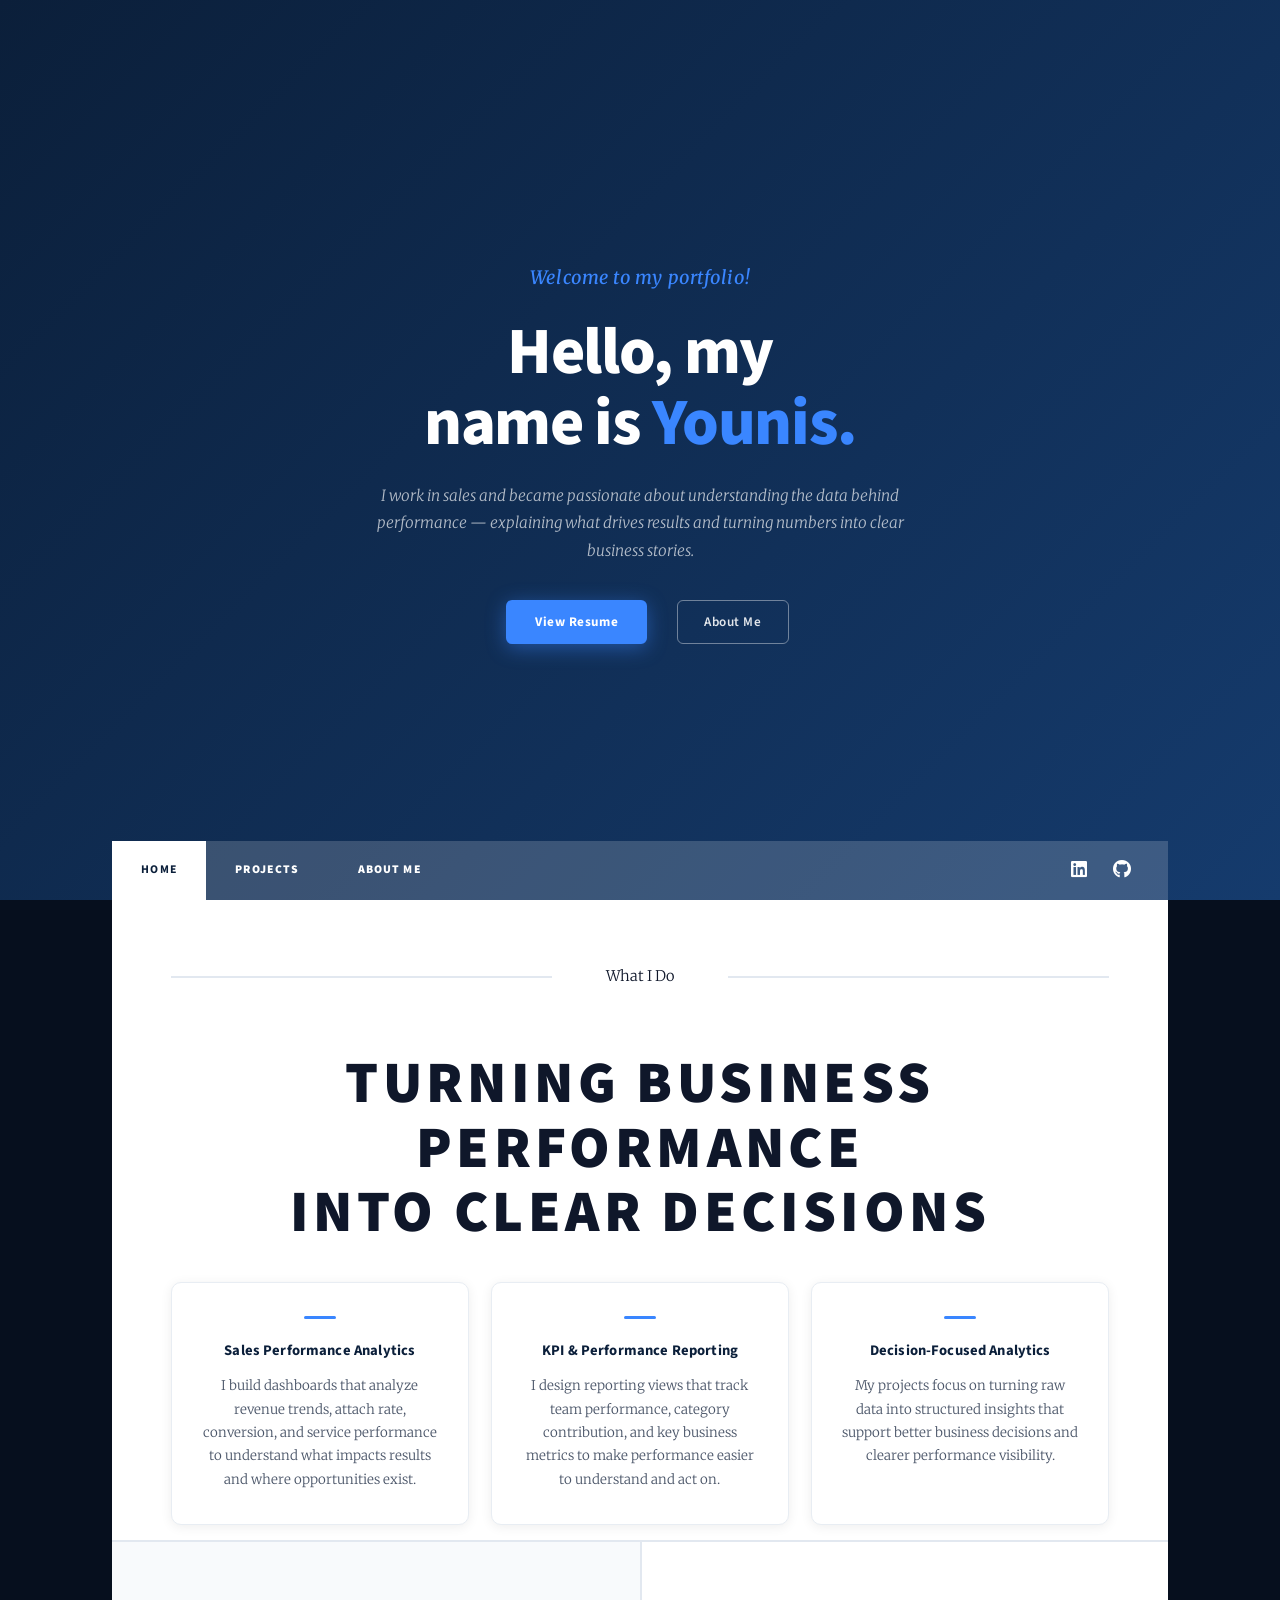
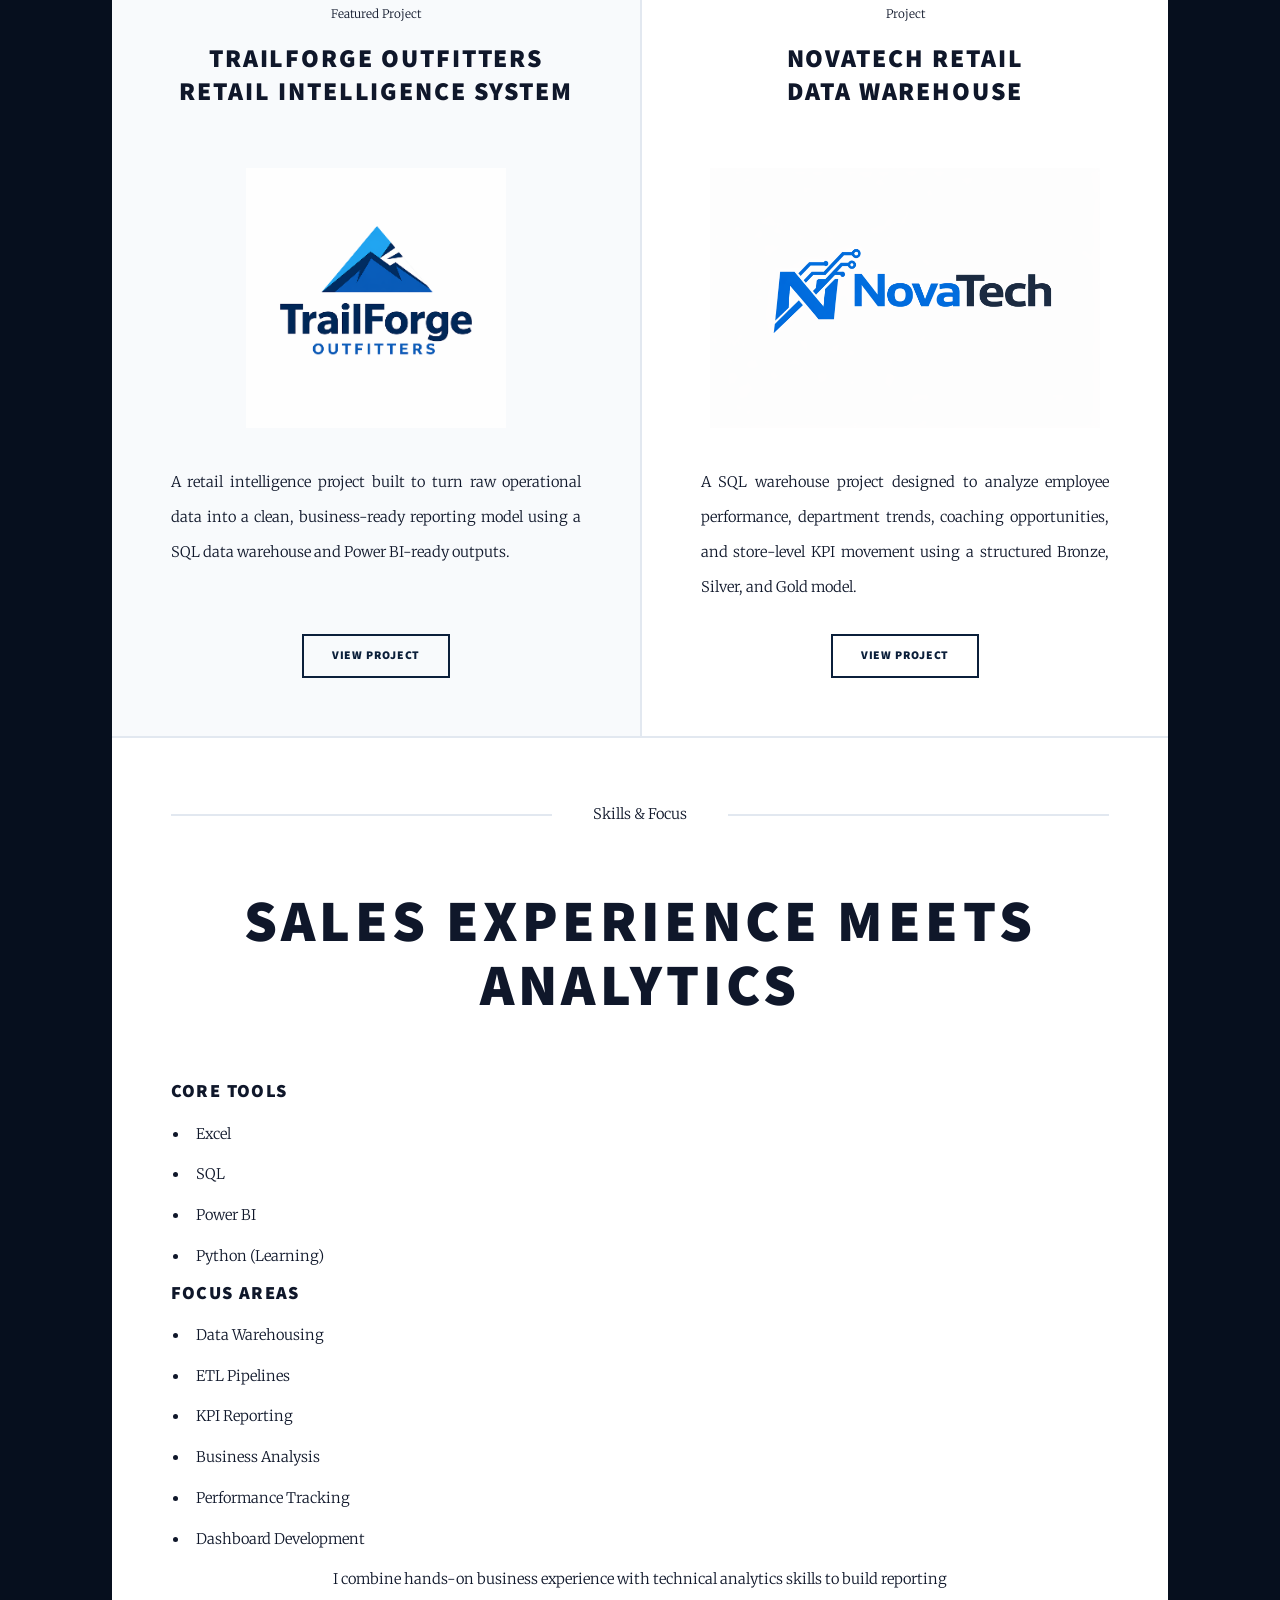
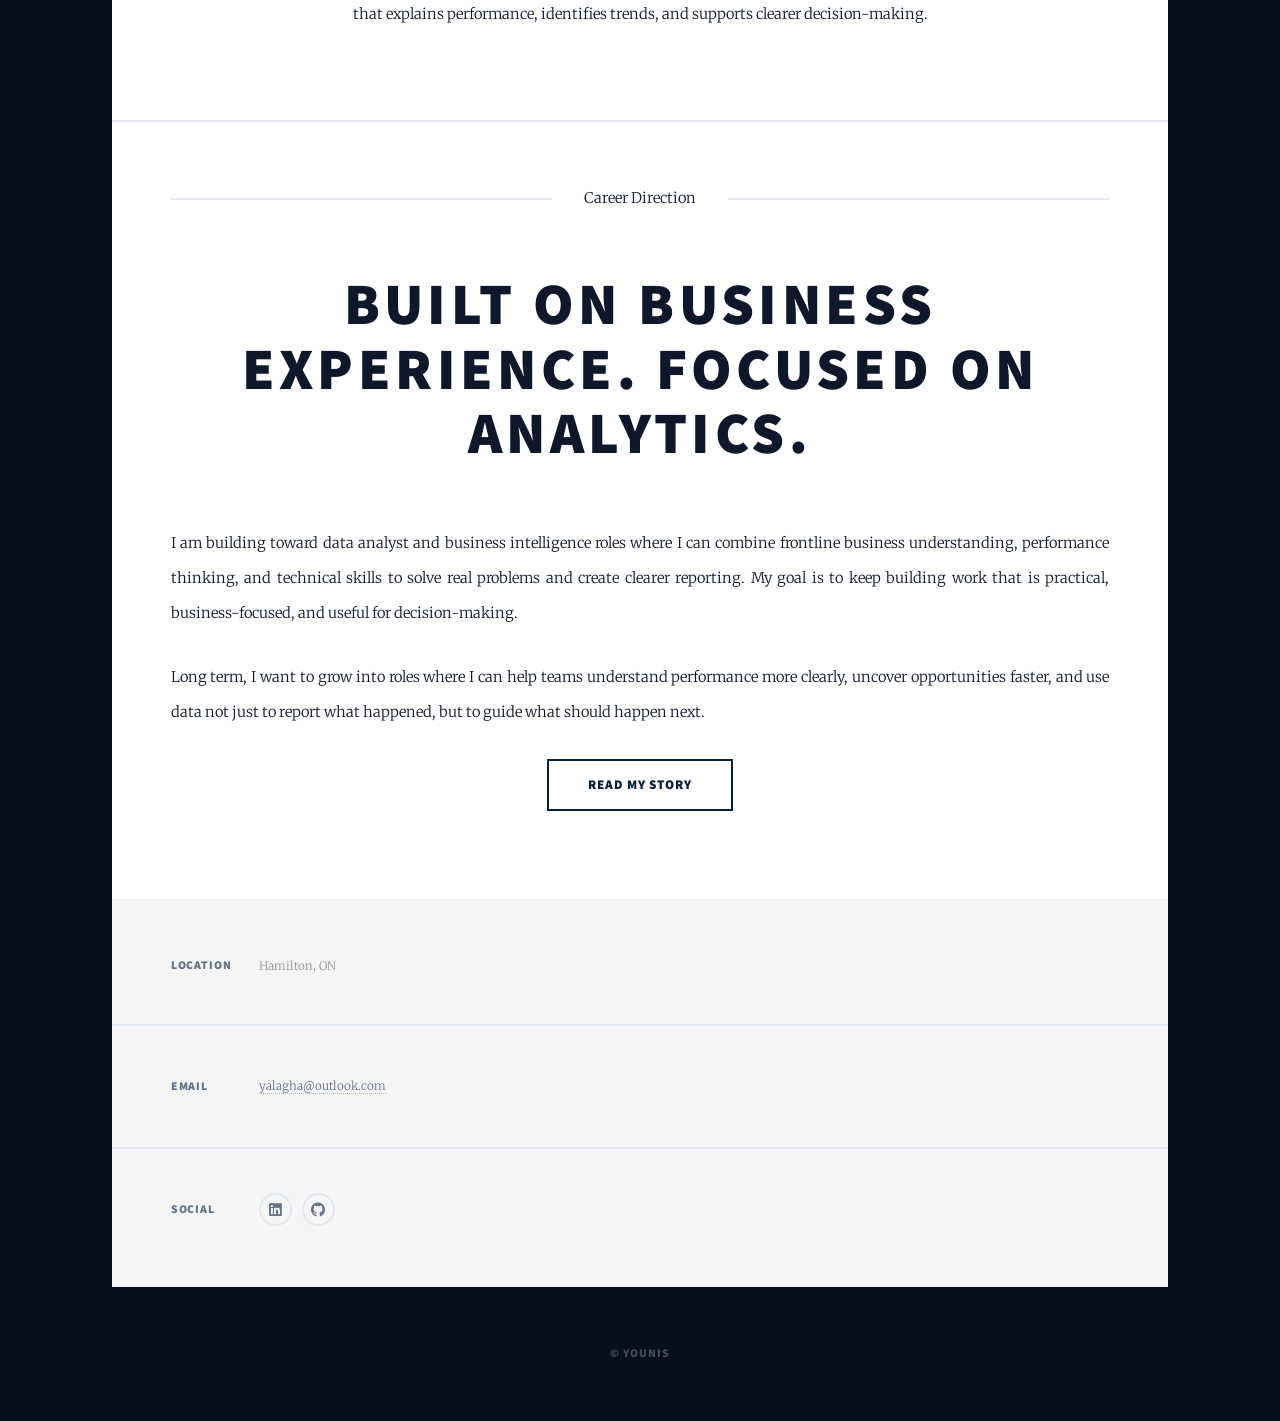
<file: index.html>
<!DOCTYPE HTML>
<html>
	<head>
		<title>Younis Alagha | Portfolio</title>
		<meta charset="utf-8" />
		<meta name="viewport" content="width=device-width, initial-scale=1, user-scalable=no" />
		<meta
			name="description"
			content="Younis portfolio - data analytics, business intelligence, SQL, Power BI, Excel, and business-focused projects built to turn performance data into clear decisions."
		/>
		<link rel="stylesheet" href="assets/css/main.css" />
		<noscript><link rel="stylesheet" href="assets/css/noscript.css" /></noscript>
	</head>
	<body class="is-preload">

		<div id="wrapper" class="fade-in">

			<!-- Intro -->
			<div id="intro" class="home-intro">

				<div class="hero-inner">
					<p class="hero-welcome">Welcome to my portfolio!</p>

					<h1 class="hero-heading">
						Hello, my<br />name is <span class="hero-accent">Younis.</span>
					</h1>

					<p class="hero-sub">
						I work in sales and became passionate about understanding the data behind performance —
						explaining what drives results and turning numbers into clear business stories.
					</p>

					<!-- Desktop buttons -->
					<ul class="actions hero-actions hero-actions-desktop">
						<li><a href="assets/Younis Alagha Resume.pdf" class="button hero-btn-primary" target="_blank" rel="noopener noreferrer">View Resume</a></li>
						<li><a href="AboutMe.html" class="button hero-btn-ghost">About Me</a></li>
					</ul>
					<!-- Mobile buttons -->
					<ul class="actions hero-actions hero-actions-mobile">
						<li><a href="assets/Younis Alagha Resume.pdf" class="button hero-btn-primary" target="_blank" rel="noopener noreferrer">View Resume</a></li>
						<li><a href="AboutMe.html" class="button hero-btn-ghost">About Me</a></li>
					</ul>
				</div>

				<a href="#main" class="hero-scroll-hint scrolly" aria-label="Scroll down">
					<span>Scroll</span>
					<svg viewBox="0 0 24 24"><polyline points="6 9 12 15 18 9"/></svg>
				</a>

			</div>

			<!-- Header -->
			<header id="header">
				<a href="index.html" class="logo">Younis Alagha</a>
			</header>

			<!-- Nav -->
			<nav id="nav">
				<ul class="links">
					<li class="active"><a href="index.html">Home</a></li>
					<li><a href="index.html#projects">Projects</a></li>
					<li><a href="AboutMe.html">About Me</a></li>
				</ul>
				<ul class="icons">
					<li>
						<a href="https://www.linkedin.com/in/younis-alagha-60159526b" class="icon brands fa-linkedin" target="_blank" rel="noopener noreferrer">
							<span class="label">LinkedIn</span>
						</a>
					</li>
					<li>
						<a href="https://github.com/younis-alagha" class="icon brands fa-github" target="_blank" rel="noopener noreferrer">
							<span class="label">GitHub</span>
						</a>
					</li>
				</ul>
			</nav>

			<!-- Main -->
			<div id="main">

				<!-- What I Do -->
				<section class="post featured home-featured-summary">
					<header class="major">
						<span class="date">What I Do</span>
						<h2>Turning Business Performance<br />Into Clear Decisions</h2>
					</header>

					<div class="home-highlights">
						<div class="highlight-card">
							<div class="highlight-bar"></div>
							<h3>Sales Performance Analytics</h3>
							<p>
								I build dashboards that analyze revenue trends, attach rate, conversion, and service performance
								to understand what impacts results and where opportunities exist.
							</p>
						</div>
						<div class="highlight-card">
							<div class="highlight-bar"></div>
							<h3>KPI &amp; Performance Reporting</h3>
							<p>
								I design reporting views that track team performance, category contribution, and key business
								metrics to make performance easier to understand and act on.
							</p>
						</div>
						<div class="highlight-card">
							<div class="highlight-bar"></div>
							<h3>Decision-Focused Analytics</h3>
							<p>
								My projects focus on turning raw data into structured insights that support better business
								decisions and clearer performance visibility.
							</p>
						</div>
					</div>
				</section>

				<!-- Featured Project -->
				<!-- Projects -->
				<section class="posts" id="projects">

					<article>
						<header>
							<span class="date">Featured Project</span>
							<h2>
								<a href="TrailForge Outfitters.html">
									TRAILFORGE OUTFITTERS<br />
									RETAIL INTELLIGENCE SYSTEM
								</a>
							</h2>
						</header>

						<a href="TrailForge Outfitters.html" class="image fit">
							<img src="images/TrailForge.png" alt="TrailForge Outfitters Retail Intelligence System" />
						</a>

						<p>
							A retail intelligence project built to turn raw operational data into a clean,
							business-ready reporting model using a SQL data warehouse and Power BI-ready outputs.
						</p>

						<ul class="actions special">
							<li><a href="TrailForge Outfitters.html" class="button">View Project</a></li>
						</ul>
					</article>

					<article>
						<header>
							<span class="date">Project</span>
							<h2>
								<a href="NOVATech.html">
									NOVATECH RETAIL<br />
									DATA WAREHOUSE
								</a>
							</h2>
						</header>

						<a href="NOVATech.html" class="image fit">
							<img src="images/1.Nova tech.png" alt="NovaTech Retail Data Warehouse" />
						</a>

						<p>
							A SQL warehouse project designed to analyze employee performance, department trends,
							coaching opportunities, and store-level KPI movement using a structured Bronze,
							Silver, and Gold model.
						</p>

						<ul class="actions special">
							<li><a href="NOVATech.html" class="button">View Project</a></li>
						</ul>
					</article>

				</section>

				<!-- Skills & Focus -->
				<section class="post home-text-section">
					<header class="major">
						<span class="date">Skills & Focus</span>
						<h2>Sales Experience Meets Analytics</h2>
					</header>

					<div class="skills-two-column">

						<div class="skills-col">
							<h3>Core Tools</h3>
							<ul>
								<li>Excel</li>
								<li>SQL</li>
								<li>Power BI</li>
								<li>Python (Learning)</li>
							</ul>
						</div>

						<div class="skills-col">
							<h3>Focus Areas</h3>
							<ul>
								<li>Data Warehousing</li>
								<li>ETL Pipelines</li>
								<li>KPI Reporting</li>
								<li>Business Analysis</li>
								<li>Performance Tracking</li>
								<li>Dashboard Development</li>
							</ul>
						</div>

					</div>

					<p class="skills-summary">
						I combine hands-on business experience with technical analytics skills to build reporting that explains performance,
						identifies trends, and supports clearer decision-making.
					</p>

				</section>

				<!-- Career Direction -->
				<section class="post home-text-section">
					<header class="major">
						<span class="date">Career Direction</span>
						<h2>Built on Business Experience. Focused on Analytics.</h2>
					</header>

					<p>
						I am building toward data analyst and business intelligence roles where I can combine frontline business understanding,
						performance thinking, and technical skills to solve real problems and create clearer reporting. My goal is to keep building
						work that is practical, business-focused, and useful for decision-making.
					</p>

					<p>
						Long term, I want to grow into roles where I can help teams understand performance more clearly, uncover opportunities faster,
						and use data not just to report what happened, but to guide what should happen next.
					</p>

					<ul class="actions special">
						<li><a href="AboutMe.html" class="button large">Read My Story</a></li>
					</ul>
				</section>

			</div>

			<!-- Footer -->
			<footer id="footer">
				<section class="split contact">
					<section class="alt">
						<h3>Location</h3>
						<p>Hamilton, ON</p>
					</section>
					<section>
						<h3>Email</h3>
						<p><a href="mailto:yalagha@outlook.com">yalagha@outlook.com</a></p>
					</section>
					<section>
						<h3>Social</h3>
						<ul class="icons alt">
							<li>
								<a href="https://www.linkedin.com/in/younis-alagha-60159526b" class="icon brands alt fa-linkedin" target="_blank" rel="noopener noreferrer">
									<span class="label">LinkedIn</span>
								</a>
							</li>
							<li>
								<a href="https://github.com/younis-alagha" class="icon brands alt fa-github" target="_blank" rel="noopener noreferrer">
									<span class="label">GitHub</span>
								</a>
							</li>
						</ul>
					</section>
				</section>
			</footer>

			<div id="copyright">
				<ul><li>&copy; Younis</li></ul>
			</div>

		</div>

		<script src="assets/js/jquery.min.js"></script>
		<script src="assets/js/jquery.scrollex.min.js"></script>
		<script src="assets/js/jquery.scrolly.min.js"></script>
		<script src="assets/js/browser.min.js"></script>
		<script src="assets/js/breakpoints.min.js"></script>
		<script src="assets/js/util.js"></script>
		<script src="assets/js/main.js"></script>

	</body>
                                                   
</file>
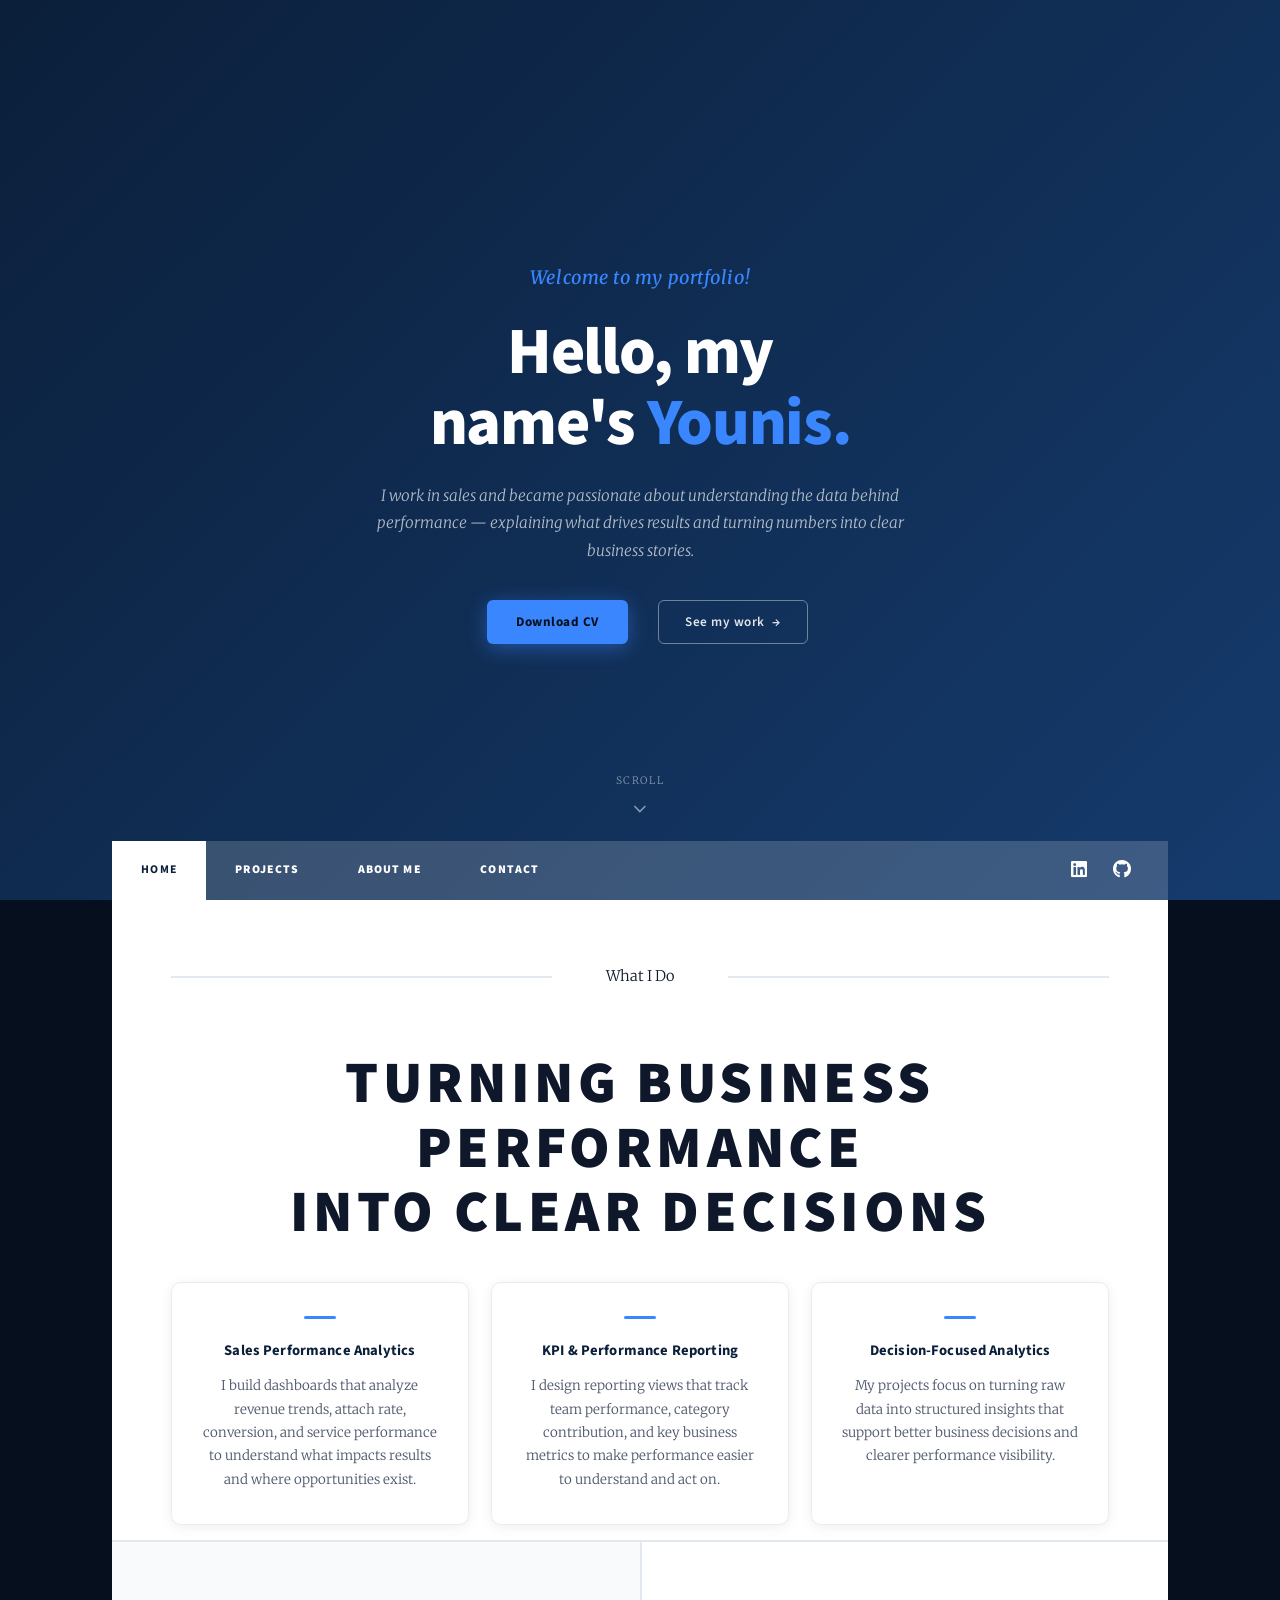
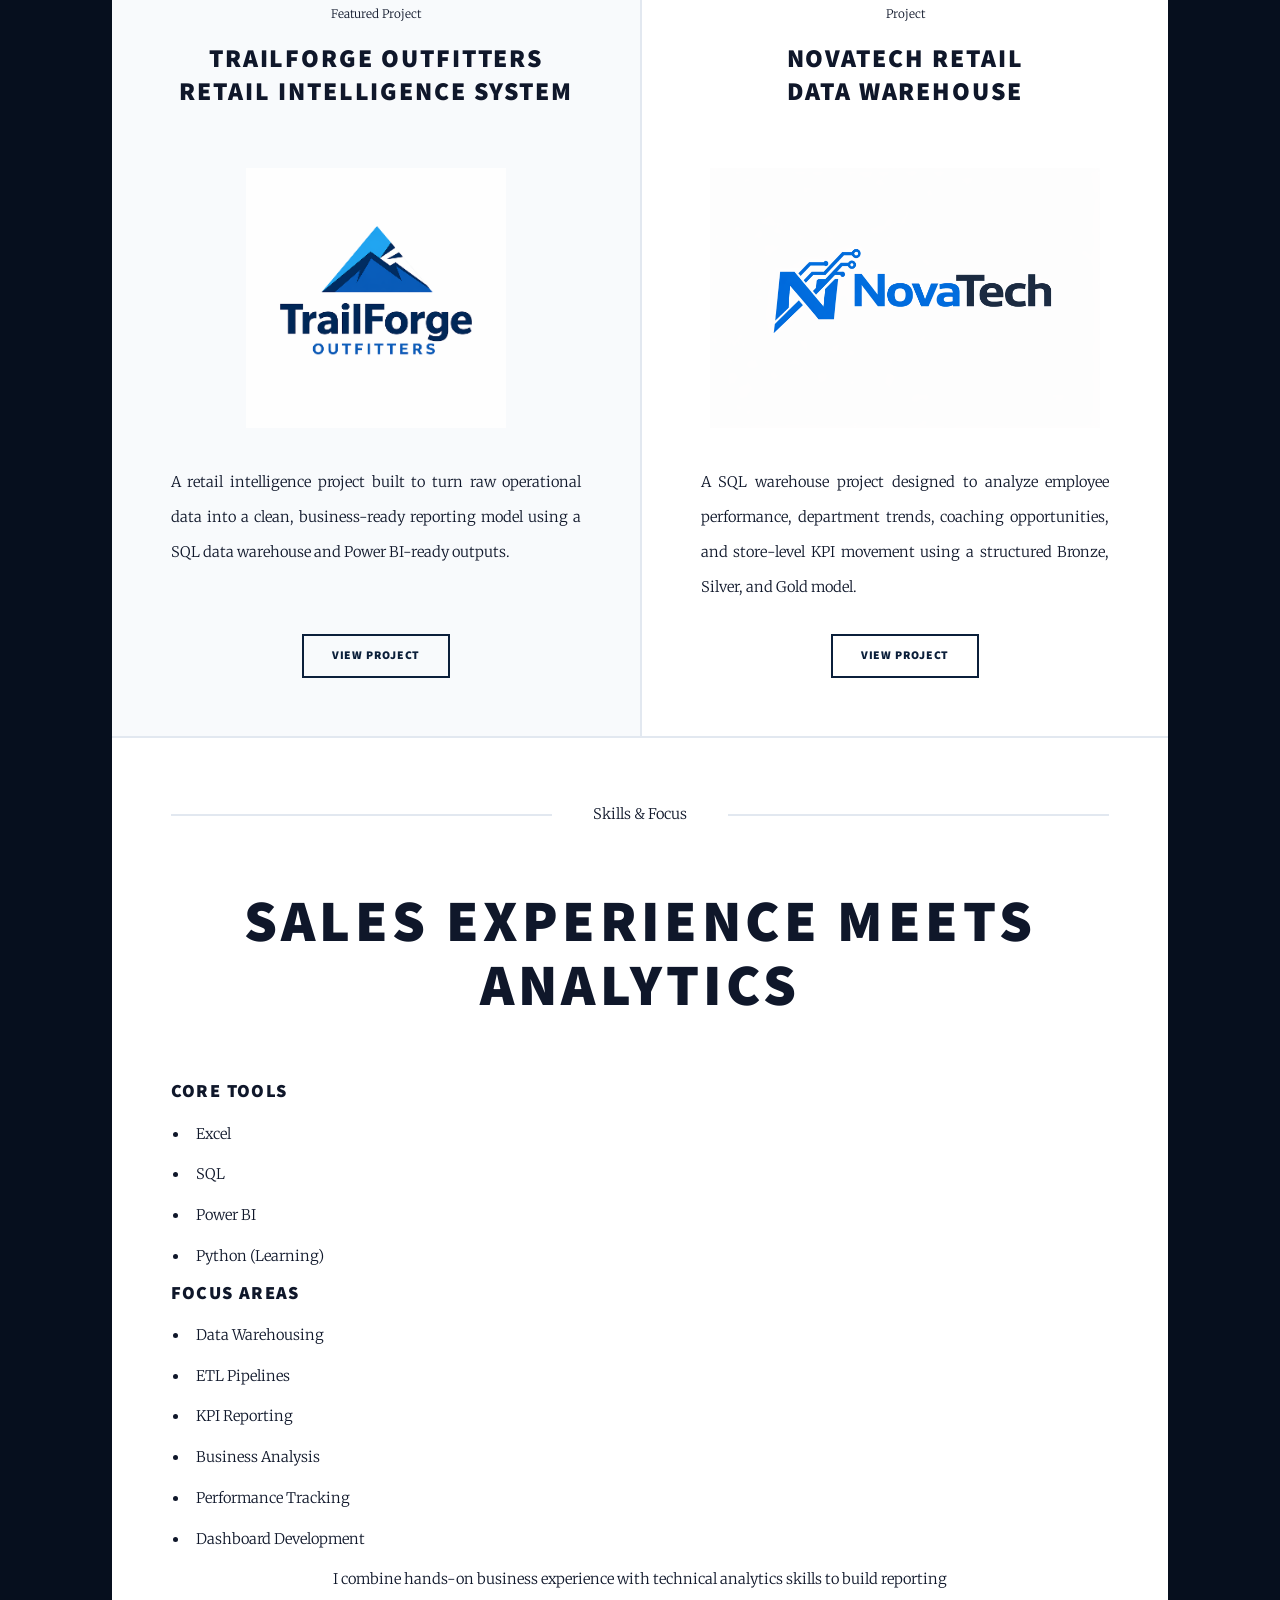
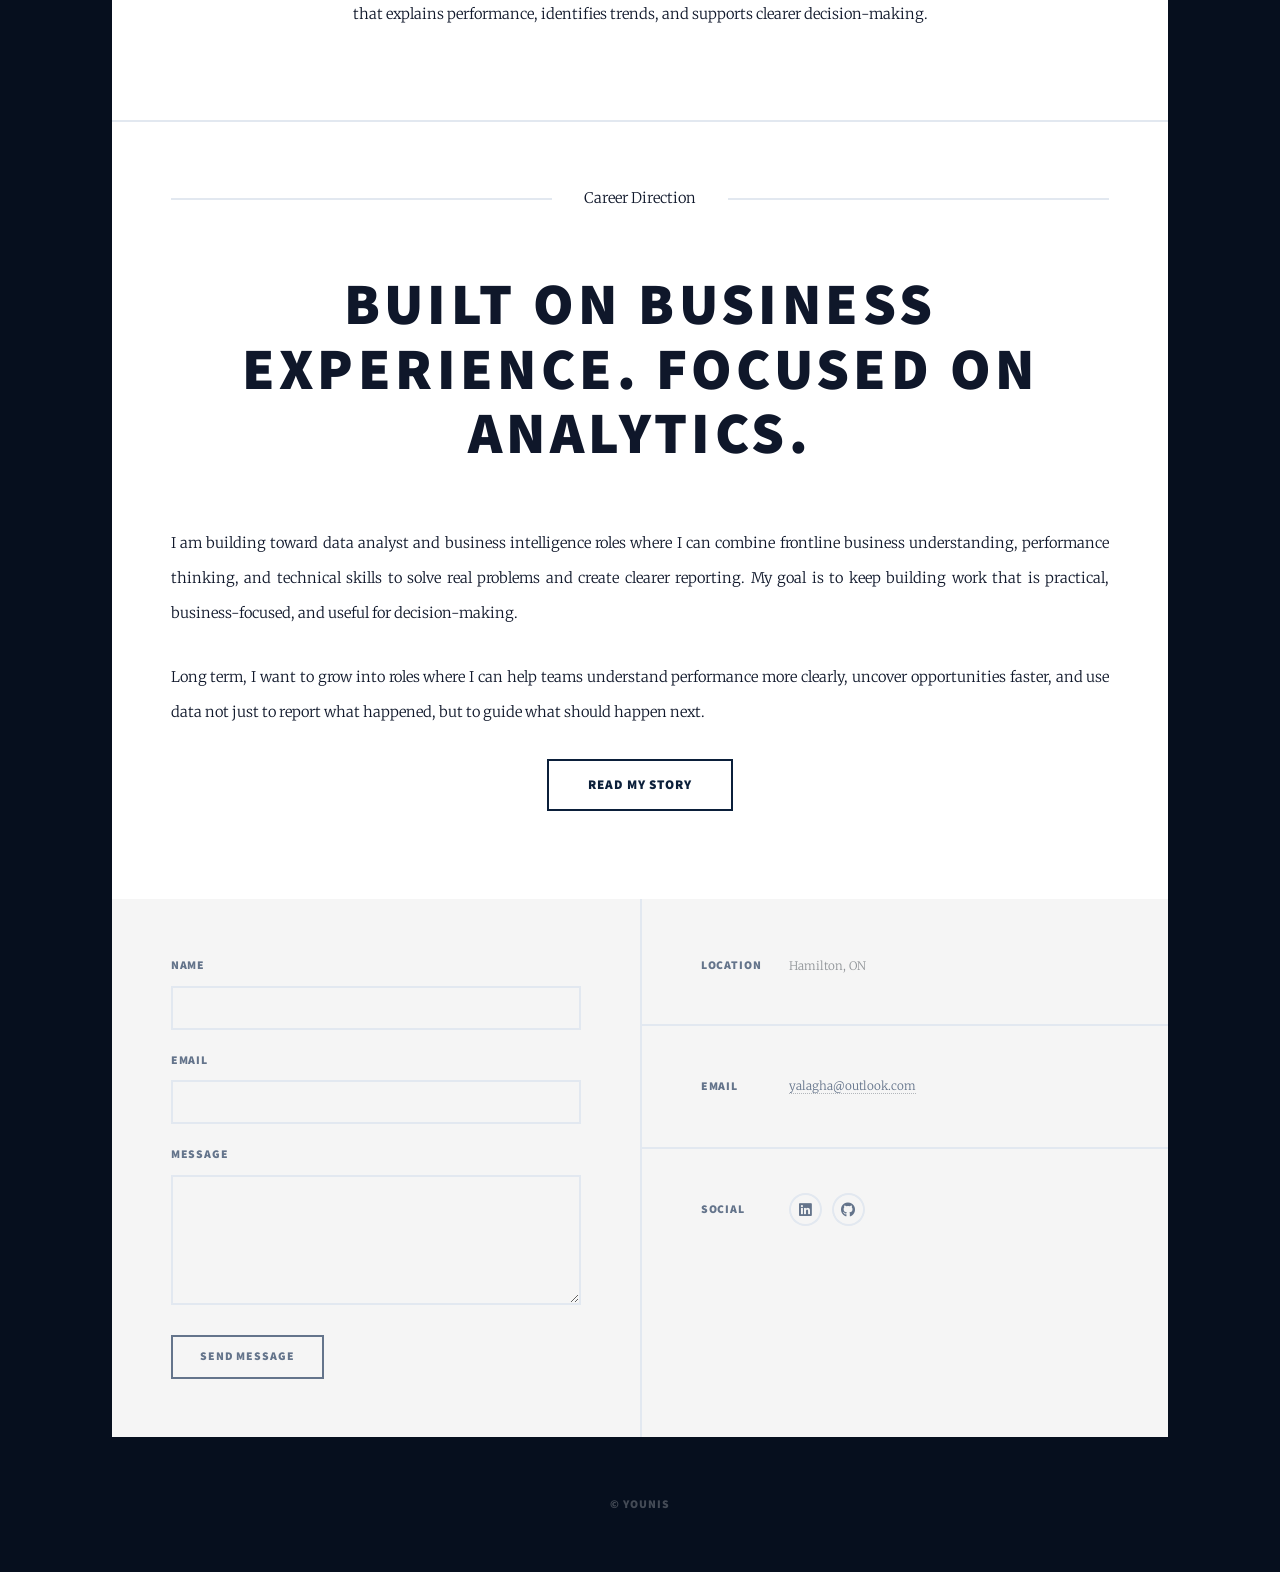
<file: Portfolio_Website/index.html>
<!DOCTYPE HTML>
<html>
	<head>
		<title>Younis Alagha | Portfolio</title>
		<meta charset="utf-8" />
		<meta name="viewport" content="width=device-width, initial-scale=1, user-scalable=no" />
		<meta
			name="description"
			content="Younis portfolio - data analytics, business intelligence, SQL, Power BI, Excel, and business-focused projects built to turn performance data into clear decisions."
		/>
		<link rel="stylesheet" href="assets/css/main.css" />
		<noscript><link rel="stylesheet" href="assets/css/noscript.css" /></noscript>
	</head>
	<body class="is-preload">

		<div id="wrapper" class="fade-in">

			<!-- Intro -->
			<div id="intro" class="home-intro">

				<div class="hero-inner">
					<p class="hero-welcome">Welcome to my portfolio!</p>

					<h1 class="hero-heading">
						Hello, my<br />name's <span class="hero-accent">Younis.</span>
					</h1>

					<p class="hero-sub">
						I work in sales and became passionate about understanding the data behind performance —
						explaining what drives results and turning numbers into clear business stories.
					</p>

					<ul class="actions hero-actions">
						<li><a href="assets/Younis Alagha Resume.pdf" class="button primary hero-btn-primary" download>Download CV</a></li>
						<li><a href="#main" class="button hero-btn-ghost scrolly">See my work &nbsp;→</a></li>
					</ul>
				</div>

				<a href="#main" class="hero-scroll-hint scrolly" aria-label="Scroll down">
					<span>Scroll</span>
					<svg viewBox="0 0 24 24"><polyline points="6 9 12 15 18 9"/></svg>
				</a>

			</div>

			<!-- Header -->
			<header id="header">
				<a href="index.html" class="logo">Younis Alagha</a>
			</header>

			<!-- Nav -->
			<nav id="nav">
				<ul class="links">
					<li class="active"><a href="index.html">Home</a></li>
					<li><a href="index.html#projects">Projects</a></li>
					<li><a href="AboutMe.html">About Me</a></li>
					<li><a href="elements.html">Contact</a></li>
				</ul>
				<ul class="icons">
					<li>
						<a href="https://www.linkedin.com/in/younis-alagha-60159526b" class="icon brands fa-linkedin" target="_blank" rel="noopener noreferrer">
							<span class="label">LinkedIn</span>
						</a>
					</li>
					<li>
						<a href="https://github.com/younis-alagha" class="icon brands fa-github" target="_blank" rel="noopener noreferrer">
							<span class="label">GitHub</span>
						</a>
					</li>
				</ul>
			</nav>

			<!-- Main -->
			<div id="main">

				<!-- What I Do -->
				<section class="post featured home-featured-summary">
					<header class="major">
						<span class="date">What I Do</span>
						<h2>Turning Business Performance<br />Into Clear Decisions</h2>
					</header>

					<div class="home-highlights">
						<div class="highlight-card">
							<div class="highlight-bar"></div>
							<h3>Sales Performance Analytics</h3>
							<p>
								I build dashboards that analyze revenue trends, attach rate, conversion, and service performance
								to understand what impacts results and where opportunities exist.
							</p>
						</div>
						<div class="highlight-card">
							<div class="highlight-bar"></div>
							<h3>KPI &amp; Performance Reporting</h3>
							<p>
								I design reporting views that track team performance, category contribution, and key business
								metrics to make performance easier to understand and act on.
							</p>
						</div>
						<div class="highlight-card">
							<div class="highlight-bar"></div>
							<h3>Decision-Focused Analytics</h3>
							<p>
								My projects focus on turning raw data into structured insights that support better business
								decisions and clearer performance visibility.
							</p>
						</div>
					</div>
				</section>

				<!-- Featured Project -->
				<!-- Projects -->
				<section class="posts" id="projects">

					<article>
						<header>
							<span class="date">Featured Project</span>
							<h2>
								<a href="TrailForge Outfitters.html">
									TRAILFORGE OUTFITTERS<br />
									RETAIL INTELLIGENCE SYSTEM
								</a>
							</h2>
						</header>

						<a href="TrailForge Outfitters.html" class="image fit">
							<img src="images/TrailForge.png" alt="TrailForge Outfitters Retail Intelligence System" />
						</a>

						<p>
							A retail intelligence project built to turn raw operational data into a clean,
							business-ready reporting model using a SQL data warehouse and Power BI-ready outputs.
						</p>

						<ul class="actions special">
							<li><a href="TrailForge Outfitters.html" class="button">View Project</a></li>
						</ul>
					</article>

					<article>
						<header>
							<span class="date">Project</span>
							<h2>
								<a href="NOVATech.html">
									NOVATECH RETAIL<br />
									DATA WAREHOUSE
								</a>
							</h2>
						</header>

						<a href="NOVATech.html" class="image fit">
							<img src="images/1.Nova tech.png" alt="NovaTech Retail Data Warehouse" />
						</a>

						<p>
							A SQL warehouse project designed to analyze employee performance, department trends,
							coaching opportunities, and store-level KPI movement using a structured Bronze,
							Silver, and Gold model.
						</p>

						<ul class="actions special">
							<li><a href="NOVATech.html" class="button">View Project</a></li>
						</ul>
					</article>

				</section>

				<!-- Skills & Focus -->
				<section class="post home-text-section">
					<header class="major">
						<span class="date">Skills & Focus</span>
						<h2>Sales Experience Meets Analytics</h2>
					</header>

					<div class="skills-two-column">

						<div class="skills-col">
							<h3>Core Tools</h3>
							<ul>
								<li>Excel</li>
								<li>SQL</li>
								<li>Power BI</li>
								<li>Python (Learning)</li>
							</ul>
						</div>

						<div class="skills-col">
							<h3>Focus Areas</h3>
							<ul>
								<li>Data Warehousing</li>
								<li>ETL Pipelines</li>
								<li>KPI Reporting</li>
								<li>Business Analysis</li>
								<li>Performance Tracking</li>
								<li>Dashboard Development</li>
							</ul>
						</div>

					</div>

					<p class="skills-summary">
						I combine hands-on business experience with technical analytics skills to build reporting that explains performance,
						identifies trends, and supports clearer decision-making.
					</p>

				</section>

				<!-- Career Direction -->
				<section class="post home-text-section">
					<header class="major">
						<span class="date">Career Direction</span>
						<h2>Built on Business Experience. Focused on Analytics.</h2>
					</header>

					<p>
						I am building toward data analyst and business intelligence roles where I can combine frontline business understanding,
						performance thinking, and technical skills to solve real problems and create clearer reporting. My goal is to keep building
						work that is practical, business-focused, and useful for decision-making.
					</p>

					<p>
						Long term, I want to grow into roles where I can help teams understand performance more clearly, uncover opportunities faster,
						and use data not just to report what happened, but to guide what should happen next.
					</p>

					<ul class="actions special">
						<li><a href="AboutMe.html" class="button large">Read My Story</a></li>
					</ul>
				</section>

			</div>

			<!-- Footer -->
			<footer id="footer">
				<section>
					<form method="post" action="https://formspree.io/f/mkoqkweq">
						<div class="fields">
							<div class="field">
								<label for="name">Name</label>
								<input type="text" name="name" id="name" required />
							</div>
							<div class="field">
								<label for="email">Email</label>
								<input type="email" name="email" id="email" required />
							</div>
							<div class="field">
								<label for="message">Message</label>
								<textarea name="message" id="message" rows="3" required></textarea>
							</div>
						</div>
						<ul class="actions">
							<li><input type="submit" value="Send Message" /></li>
						</ul>
					</form>
				</section>

				<section class="split contact">
					<section class="alt">
						<h3>Location</h3>
						<p>Hamilton, ON</p>
					</section>
					<section>
						<h3>Email</h3>
						<p><a href="mailto:yalagha@outlook.com">yalagha@outlook.com</a></p>
					</section>
					<section>
						<h3>Social</h3>
						<ul class="icons alt">
							<li>
								<a href="https://www.linkedin.com/in/younis-alagha-60159526b" class="icon brands alt fa-linkedin" target="_blank" rel="noopener noreferrer">
									<span class="label">LinkedIn</span>
								</a>
							</li>
							<li>
								<a href="https://github.com/younis-alagha" class="icon brands alt fa-github" target="_blank" rel="noopener noreferrer">
									<span class="label">GitHub</span>
								</a>
							</li>
						</ul>
					</section>
				</section>
			</footer>

			<div id="copyright">
				<ul><li>&copy; Younis</li></ul>
			</div>

		</div>

		<script src="assets/js/jquery.min.js"></script>
		<script src="assets/js/jquery.scrollex.min.js"></script>
		<script src="assets/js/jquery.scrolly.min.js"></script>
		<script src="assets/js/browser.min.js"></script>
		<script src="assets/js/breakpoints.min.js"></script>
		<script src="assets/js/util.js"></script>
		<script src="assets/js/main.js"></script>

	</body>
                                                   
</file>
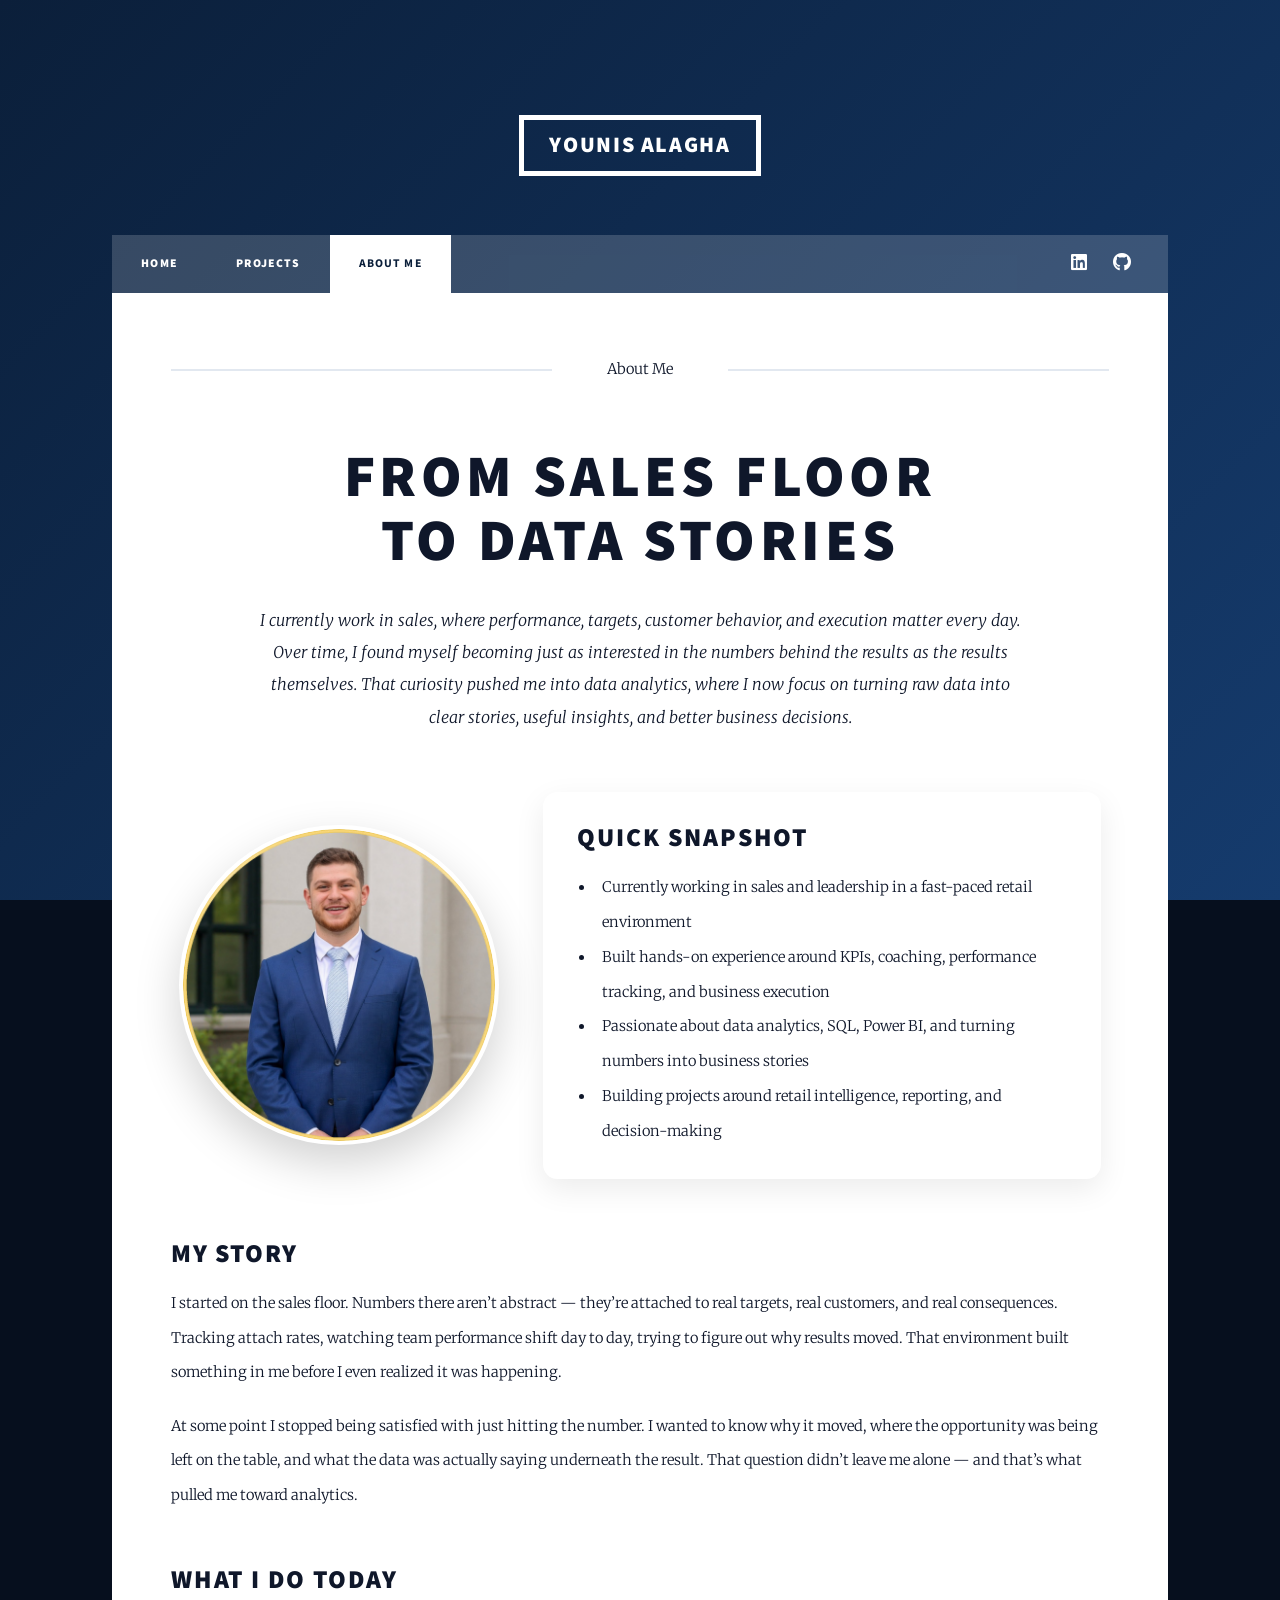
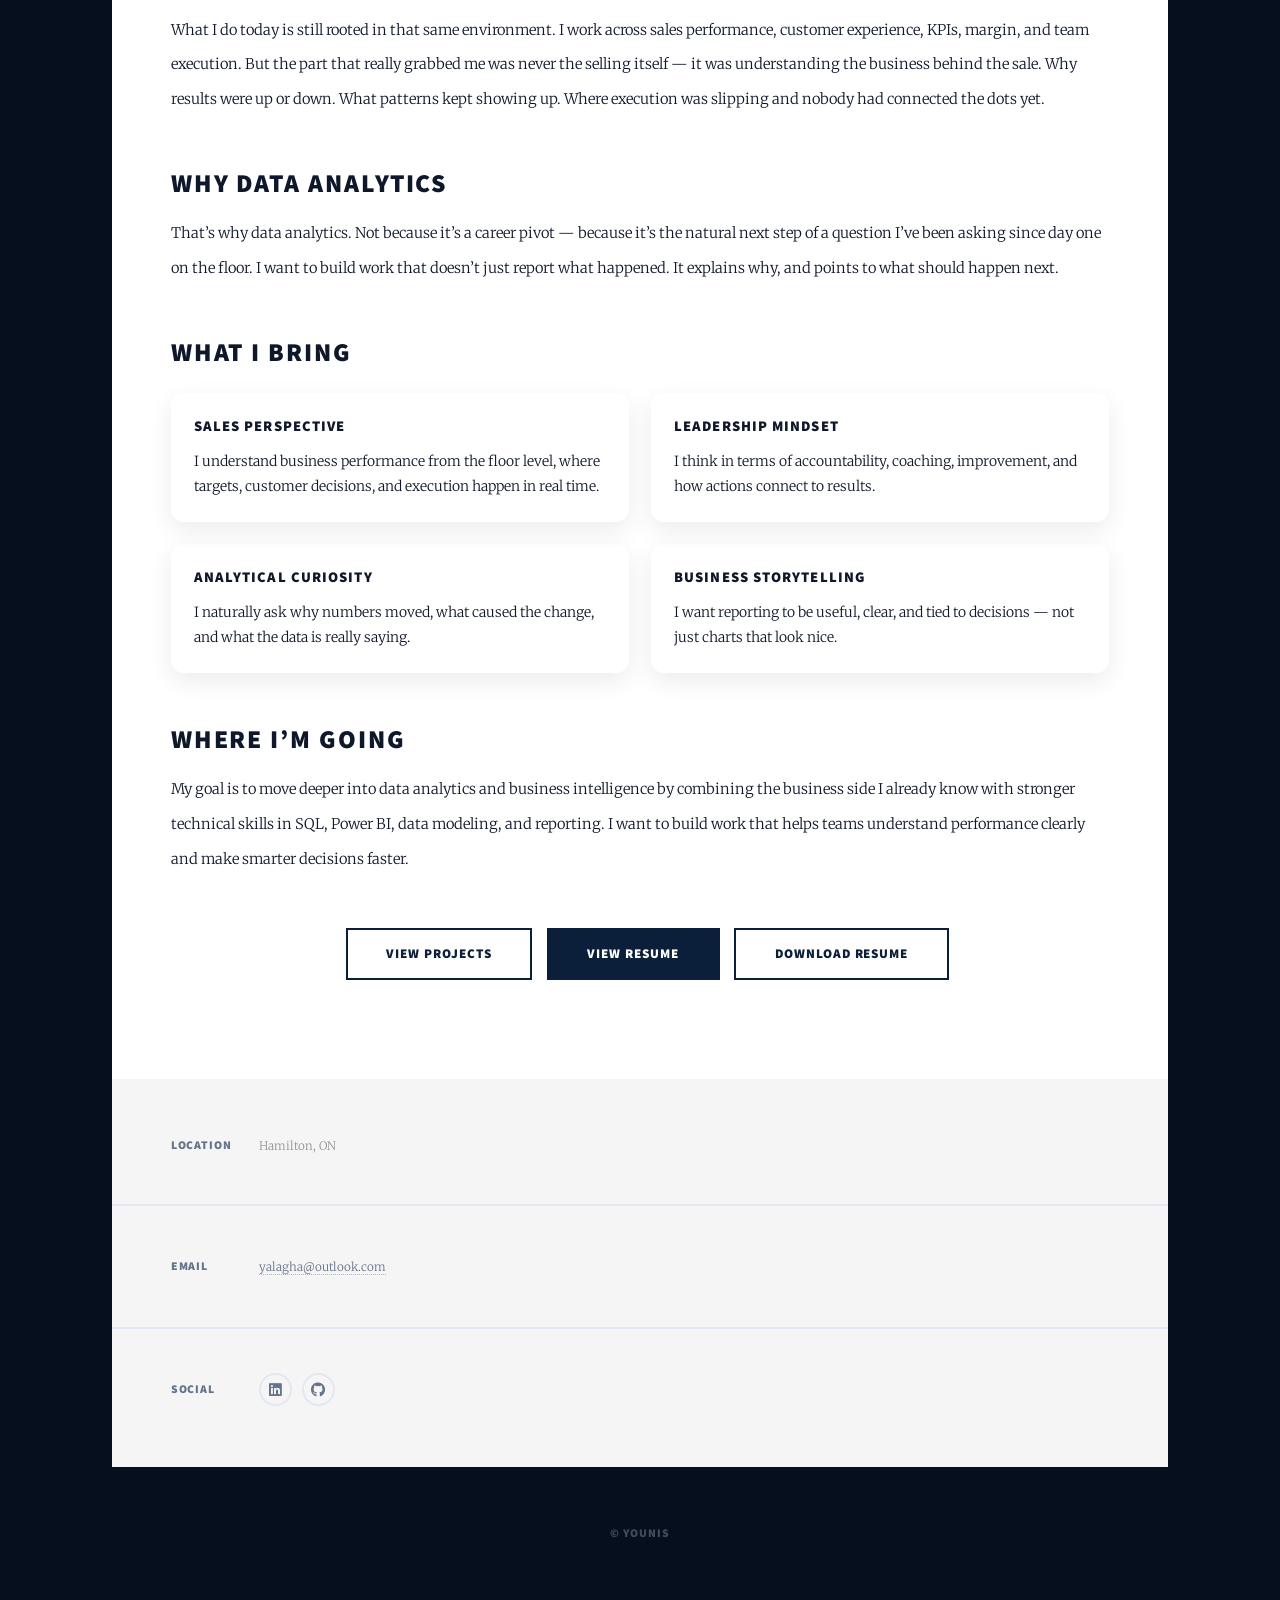
<file: AboutMe 2.html>
<!DOCTYPE HTML>
<html>
	<head>
		<title>About Me | Younis</title>
		<meta charset="utf-8" />
		<meta name="viewport" content="width=device-width, initial-scale=1, user-scalable=no" />
		<meta
			name="description"
			content="About Younis - sales professional and aspiring data analyst focused on turning business data into clear stories, insights, and decisions through SQL, Power BI, and Excel."
		/>
		<link rel="stylesheet" href="assets/css/main.css" />
		<noscript><link rel="stylesheet" href="assets/css/noscript.css" /></noscript>
	</head>
	<body class="is-preload">

		<div id="wrapper">

			<!-- Header -->
			<header id="header">
				<a href="index.html" class="logo">Younis Alagha</a>
			</header>

			<!-- Nav -->
			<nav id="nav">
				<ul class="links">
					<li><a href="index.html">Home</a></li>
					<li><a href="index.html#projects">Projects</a></li>
					<li class="active"><a href="AboutMe.html">About Me</a></li>
				</ul>
				<ul class="icons">
					<li>
						<a href="https://www.linkedin.com/in/younis-alagha-60159526b" class="icon brands fa-linkedin" target="_blank" rel="noopener noreferrer">
							<span class="label">LinkedIn</span>
						</a>
					</li>
					<li>
						<a href="https://github.com/younis-alagha" class="icon brands fa-github" target="_blank" rel="noopener noreferrer">
							<span class="label">GitHub</span>
						</a>
					</li>
				</ul>
			</nav>

			<!-- Main -->
			<div id="main">

				<section class="post about-page">
					<header class="major">
						<span class="date">About Me</span>
						<h1>From Sales Floor<br /> to Data Stories</h1>
						<p>
							I currently work in sales, where performance, targets, customer behavior, and execution matter every day.
							Over time, I found myself becoming just as interested in the numbers behind the results as the results themselves.
							That curiosity pushed me into data analytics, where I now focus on turning raw data into clear stories, useful insights, and better business decisions.
						</p>
					</header>

					<div class="about-hero">
						<div class="about-photo">
							<img src="images/Personal.png" alt="Portrait of Younis" />
						</div>
						<div class="about-intro-card">
							<h2>Quick Snapshot</h2>
							<ul>
								<li>Currently working in sales and leadership in a fast-paced retail environment</li>
								<li>Built hands-on experience around KPIs, coaching, performance tracking, and business execution</li>
								<li>Passionate about data analytics, SQL, Power BI, and turning numbers into business stories</li>
								<li>Building projects around retail intelligence, reporting, and decision-making</li>
							</ul>
						</div>
					</div>

					<div class="project-content">

						<section class="about-section">
							<h2>My Story</h2>
							<p>
								I started on the sales floor. Numbers there aren&rsquo;t abstract &mdash; they&rsquo;re attached to real targets, real customers, and real consequences.
								Tracking attach rates, watching team performance shift day to day, trying to figure out why results moved.
								That environment built something in me before I even realized it was happening.
							</p>
							<p>
								At some point I stopped being satisfied with just hitting the number. I wanted to know why it moved, where the opportunity was being left on the table,
								and what the data was actually saying underneath the result. That question didn&rsquo;t leave me alone &mdash; and that&rsquo;s what pulled me toward analytics.
							</p>
						</section>

						<section class="about-section">
							<h2>What I Do Today</h2>
							<p>
								What I do today is still rooted in that same environment. I work across sales performance, customer experience, KPIs, margin, and team execution.
								But the part that really grabbed me was never the selling itself &mdash; it was understanding the business behind the sale.
								Why results were up or down. What patterns kept showing up. Where execution was slipping and nobody had connected the dots yet.
							</p>
						</section>

						<section class="about-section">
							<h2>Why Data Analytics</h2>
							<p>
								That&rsquo;s why data analytics. Not because it&rsquo;s a career pivot &mdash; because it&rsquo;s the natural next step of a question I&rsquo;ve been asking since day one on the floor.
								I want to build work that doesn&rsquo;t just report what happened. It explains why, and points to what should happen next.
							</p>
						</section>

						<section class="about-section">
							<h2>What I Bring</h2>
							<div class="about-grid">
								<div class="about-card">
									<h3>Sales Perspective</h3>
									<p>
										I understand business performance from the floor level, where targets, customer decisions, and execution happen in real time.
									</p>
								</div>
								<div class="about-card">
									<h3>Leadership Mindset</h3>
									<p>
										I think in terms of accountability, coaching, improvement, and how actions connect to results.
									</p>
								</div>
								<div class="about-card">
									<h3>Analytical Curiosity</h3>
									<p>
										I naturally ask why numbers moved, what caused the change, and what the data is really saying.
									</p>
								</div>
								<div class="about-card">
									<h3>Business Storytelling</h3>
									<p>
										I want reporting to be useful, clear, and tied to decisions — not just charts that look nice.
									</p>
								</div>
							</div>
						</section>

						<section class="about-section">
							<h2>Where I’m Going</h2>
							<p>
								My goal is to move deeper into data analytics and business intelligence by combining the business side I already know with stronger technical skills in SQL,
								Power BI, data modeling, and reporting. I want to build work that helps teams understand performance clearly and make smarter decisions faster.
							</p>
						</section>

						<ul class="actions special">
							<li><a href="index.html#projects" class="button large">View Projects</a></li>
							<li><a href="assets/Younis Alagha Resume.pdf" class="button large primary" target="_blank" rel="noopener noreferrer">View Resume</a></li>
							<li><a href="assets/Younis Alagha Resume.pdf" class="button large" download="Younis Alagha Resume.pdf">Download Resume</a></li>
						</ul>
					</div>
				</section>

			</div>

			<!-- Footer -->
			<footer id="footer">
				<section class="split contact">
					<section class="alt">
						<h3>Location</h3>
						<p>Hamilton, ON</p>
					</section>
					<section>
						<h3>Email</h3>
						<p><a href="mailto:yalagha@outlook.com">yalagha@outlook.com</a></p>
					</section>
					<section>
						<h3>Social</h3>
						<ul class="icons alt">
							<li>
								<a href="https://www.linkedin.com/in/younis-alagha-60159526b" class="icon brands alt fa-linkedin" target="_blank" rel="noopener noreferrer">
									<span class="label">LinkedIn</span>
								</a>
							</li>
							<li>
								<a href="https://github.com/younis-alagha" class="icon brands alt fa-github" target="_blank" rel="noopener noreferrer">
									<span class="label">GitHub</span>
								</a>
							</li>
						</ul>
					</section>
				</section>
			</footer>

			<div id="copyright">
				<ul><li>&copy; Younis</li></ul>
			</div>

		</div>

		<script src="assets/js/jquery.min.js"></script>
		<script src="assets/js/jquery.scrollex.min.js"></script>
		<script src="assets/js/jquery.scrolly.min.js"></script>
		<script src="assets/js/browser.min.js"></script>
		<script src="assets/js/breakpoints.min.js"></script>
		<script src="assets/js/util.js"></script>
		<script src="assets/js/main.js"></script>

	</body>
</html
</file>
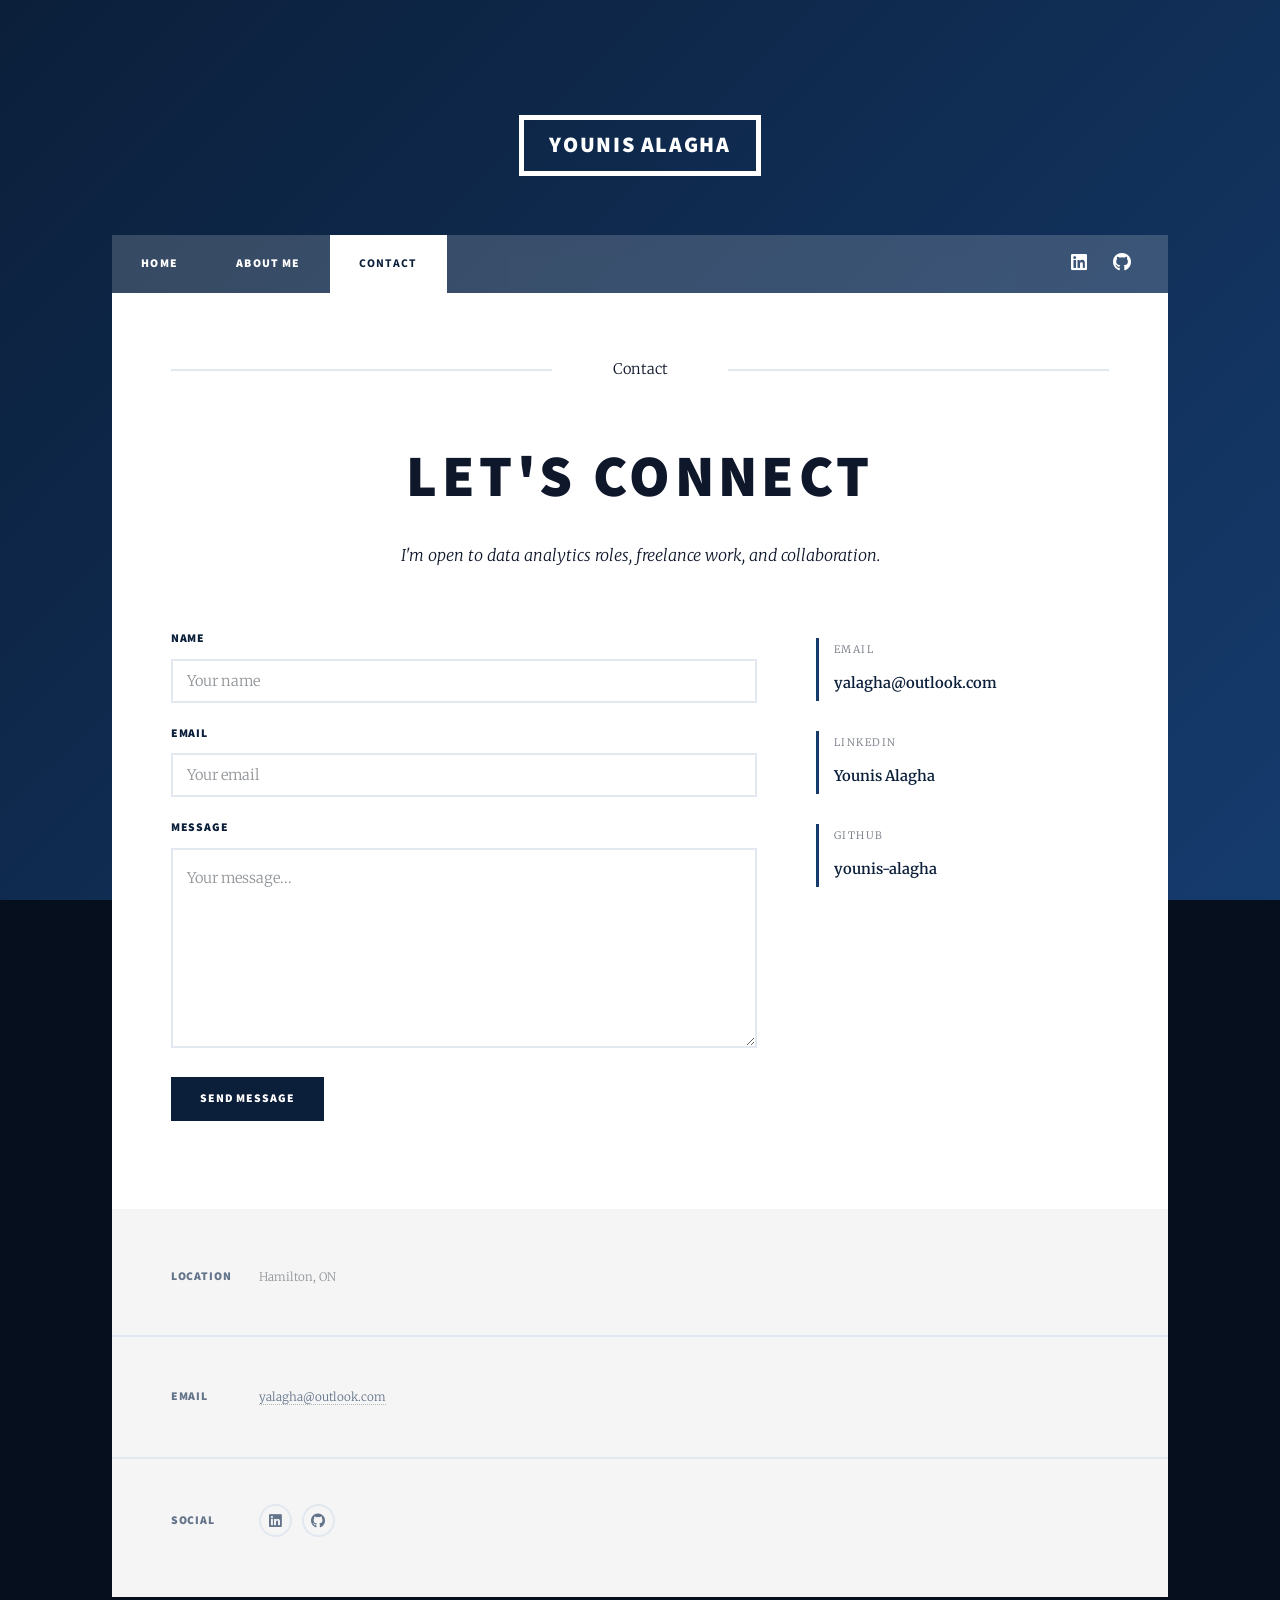
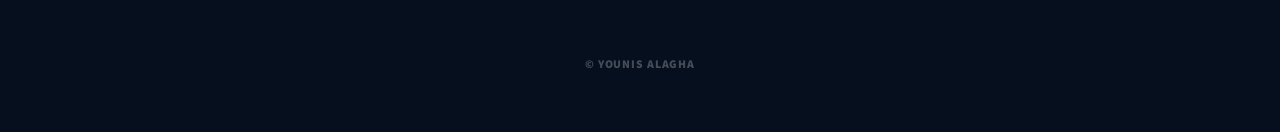
<file: Contact 2.html>
<!DOCTYPE HTML>
<html>
	<head>
		<title>Contact | Younis Alagha</title>
		<meta charset="utf-8" />
		<meta name="viewport" content="width=device-width, initial-scale=1, user-scalable=no" />
		<meta
			name="description"
			content="Contact Younis Alagha — open to data analytics roles, freelance work, and collaboration."
		/>
		<link rel="stylesheet" href="assets/css/main.css" />
		<noscript><link rel="stylesheet" href="assets/css/noscript.css" /></noscript>
	</head>
	<body class="is-preload">

		<div id="wrapper">

			<!-- Header -->
			<header id="header">
				<a href="index.html" class="logo">Younis Alagha</a>
			</header>

			<!-- Nav -->
			<nav id="nav">
				<ul class="links">
					<li><a href="index.html">Home</a></li>
					<li><a href="AboutMe.html">About Me</a></li>
					<li class="active"><a href="elements.html">Contact</a></li>
				</ul>
				<ul class="icons">
					<li>
						<a href="https://www.linkedin.com/in/younis-alagha-60159526b" class="icon brands fa-linkedin" target="_blank" rel="noopener noreferrer">
							<span class="label">LinkedIn</span>
						</a>
					</li>
					<li>
						<a href="https://github.com/younis-alagha" class="icon brands fa-github" target="_blank" rel="noopener noreferrer">
							<span class="label">GitHub</span>
						</a>
					</li>
				</ul>
			</nav>

			<!-- Main -->
			<div id="main">
				<section class="post">
					<header class="major">
						<span class="date">Contact</span>
						<h1>Let's Connect</h1>
						<p>I'm open to data analytics roles, freelance work, and collaboration.</p>
					</header>

					<div class="contact-layout">

						<!-- Form -->
						<div class="contact-form-col">
							<form method="post" action="https://formspree.io/f/mkoqkweq">
								<div class="fields">
									<div class="field">
										<label for="name">Name</label>
										<input type="text" name="name" id="name" placeholder="Your name" required />
									</div>
									<div class="field">
										<label for="email">Email</label>
										<input type="email" name="email" id="email" placeholder="Your email" required />
									</div>
									<div class="field">
										<label for="message">Message</label>
										<textarea name="message" id="message" rows="5" placeholder="Your message..." required></textarea>
									</div>
								</div>
								<ul class="actions">
									<li><input type="submit" value="Send Message" class="primary" /></li>
								</ul>
							</form>
						</div>

						<!-- Links -->
						<div class="contact-links-col">
							<div class="contact-link-item">
								<span class="contact-link-label">Email</span>
								<a href="mailto:yalagha@outlook.com">yalagha@outlook.com</a>
							</div>
							<div class="contact-link-item">
								<span class="contact-link-label">LinkedIn</span>
								<a href="https://www.linkedin.com/in/younis-alagha-60159526b" target="_blank" rel="noopener noreferrer">Younis Alagha</a>
							</div>
							<div class="contact-link-item">
								<span class="contact-link-label">GitHub</span>
								<a href="https://github.com/younis-alagha" target="_blank" rel="noopener noreferrer">younis-alagha</a>
							</div>
						</div>

					</div>
				</section>
			</div>

			<!-- Footer -->
			<footer id="footer">
				<section class="split contact">
					<section class="alt">
						<h3>Location</h3>
						<p>Hamilton, ON</p>
					</section>
					<section>
						<h3>Email</h3>
						<p><a href="mailto:yalagha@outlook.com">yalagha@outlook.com</a></p>
					</section>
					<section>
						<h3>Social</h3>
						<ul class="icons alt">
							<li>
								<a href="https://www.linkedin.com/in/younis-alagha-60159526b" class="icon brands alt fa-linkedin" target="_blank" rel="noopener noreferrer">
									<span class="label">LinkedIn</span>
								</a>
							</li>
							<li>
								<a href="https://github.com/younis-alagha" class="icon brands alt fa-github" target="_blank" rel="noopener noreferrer">
									<span class="label">GitHub</span>
								</a>
							</li>
						</ul>
					</section>
				</section>
			</footer>

			<div id="copyright">
				<ul><li>&copy; Younis Alagha</li></ul>
			</div>

		</div>

		<script src="assets/js/jquery.min.js"></script>
		<script src="assets/js/jquery.scrollex.min.js"></script>
		<script src="assets/js/jquery.scrolly.min.js"></script>
		<script src="assets/js/browser.min.js"></script>
		<script src="assets/js/breakpoints.min.js"></script>
		<script src="assets/js/util.js"></script>
		<script src="assets/js/main.js"></script>

	</body>
</html>
</file>
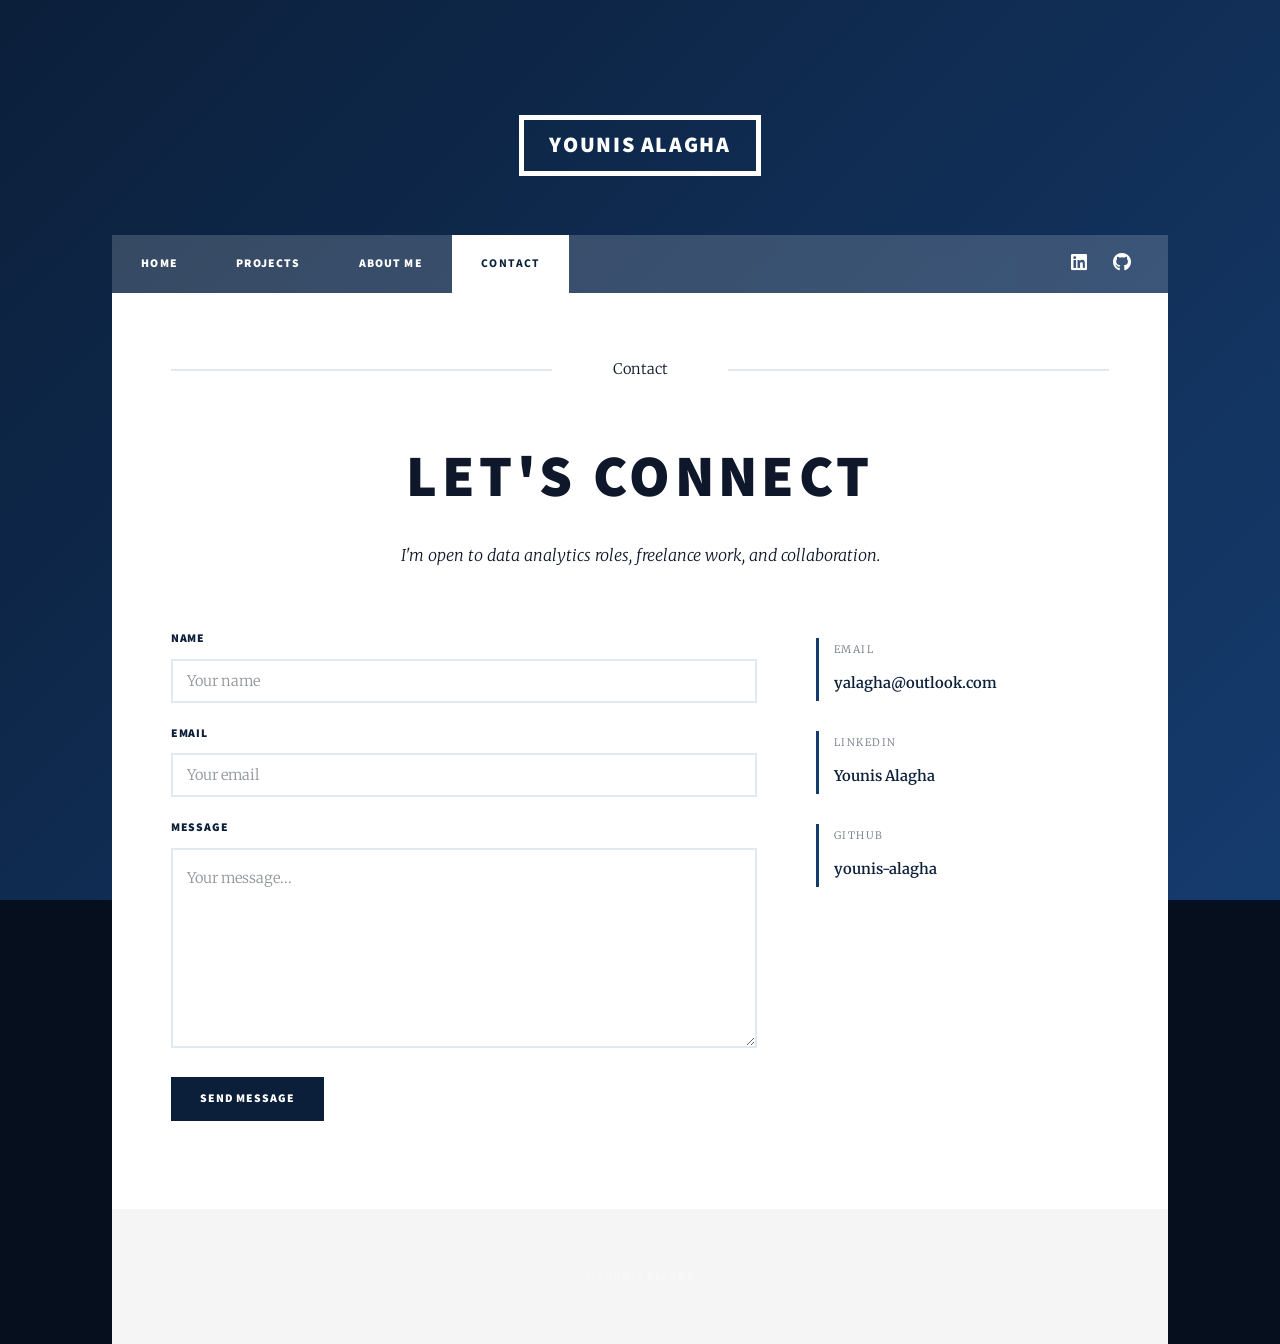
<file: elements.html>
<!DOCTYPE HTML>
<html>
	<head>
		<title>Contact | Younis Alagha</title>
		<meta charset="utf-8" />
		<meta name="viewport" content="width=device-width, initial-scale=1, user-scalable=no" />
		<meta
			name="description"
			content="Contact Younis Alagha — open to data analytics roles, freelance work, and collaboration."
		/>
		<link rel="stylesheet" href="assets/css/main.css" />
		<noscript><link rel="stylesheet" href="assets/css/noscript.css" /></noscript>
	</head>
	<body class="is-preload">

		<div id="wrapper">

			<!-- Header -->
			<header id="header">
				<a href="index.html" class="logo">Younis Alagha</a>
			</header>

			<!-- Nav -->
			<nav id="nav">
				<ul class="links">
					<li><a href="index.html">Home</a></li>
					<li><a href="index.html#projects">Projects</a></li>
					<li><a href="AboutMe.html">About Me</a></li>
					<li class="active"><a href="elements.html">Contact</a></li>
				</ul>
				<ul class="icons">
					<li>
						<a href="https://www.linkedin.com/in/younis-alagha-60159526b" class="icon brands fa-linkedin" target="_blank" rel="noopener noreferrer">
							<span class="label">LinkedIn</span>
						</a>
					</li>
					<li>
						<a href="https://github.com/younis-alagha" class="icon brands fa-github" target="_blank" rel="noopener noreferrer">
							<span class="label">GitHub</span>
						</a>
					</li>
				</ul>
			</nav>

			<!-- Main -->
			<div id="main">
				<section class="post">
					<header class="major">
						<span class="date">Contact</span>
						<h1>Let's Connect</h1>
						<p>I'm open to data analytics roles, freelance work, and collaboration.</p>
					</header>

					<div class="contact-layout">

						<!-- Form -->
						<div class="contact-form-col">
							<form method="post" action="https://formspree.io/f/mkoqkweq">
								<div class="fields">
									<div class="field">
										<label for="name">Name</label>
										<input type="text" name="name" id="name" placeholder="Your name" required />
									</div>
									<div class="field">
										<label for="email">Email</label>
										<input type="email" name="email" id="email" placeholder="Your email" required />
									</div>
									<div class="field">
										<label for="message">Message</label>
										<textarea name="message" id="message" rows="5" placeholder="Your message..." required></textarea>
									</div>
								</div>
								<ul class="actions">
									<li><input type="submit" value="Send Message" class="primary" /></li>
								</ul>
							</form>
						</div>

						<!-- Links -->
						<div class="contact-links-col">
							<div class="contact-link-item">
								<span class="contact-link-label">Email</span>
								<a href="mailto:yalagha@outlook.com">yalagha@outlook.com</a>
							</div>
							<div class="contact-link-item">
								<span class="contact-link-label">LinkedIn</span>
								<a href="https://www.linkedin.com/in/younis-alagha-60159526b" target="_blank" rel="noopener noreferrer">Younis Alagha</a>
							</div>
							<div class="contact-link-item">
								<span class="contact-link-label">GitHub</span>
								<a href="https://github.com/younis-alagha" target="_blank" rel="noopener noreferrer">younis-alagha</a>
							</div>
						</div>

					</div>
				</section>
			</div>

			<!-- Footer -->
			<footer id="footer">
				<div id="copyright">
					<ul><li>&copy; Younis Alagha</li></ul>
				</div>
			</footer>

		</div>

		<script src="assets/js/jquery.min.js"></script>
		<script src="assets/js/jquery.scrollex.min.js"></script>
		<script src="assets/js/jquery.scrolly.min.js"></script>
		<script src="assets/js/browser.min.js"></script>
		<script src="assets/js/breakpoints.min.js"></script>
		<script src="assets/js/util.js"></script>
		<script src="assets/js/main.js"></script>

	</body>
</html>
</file>
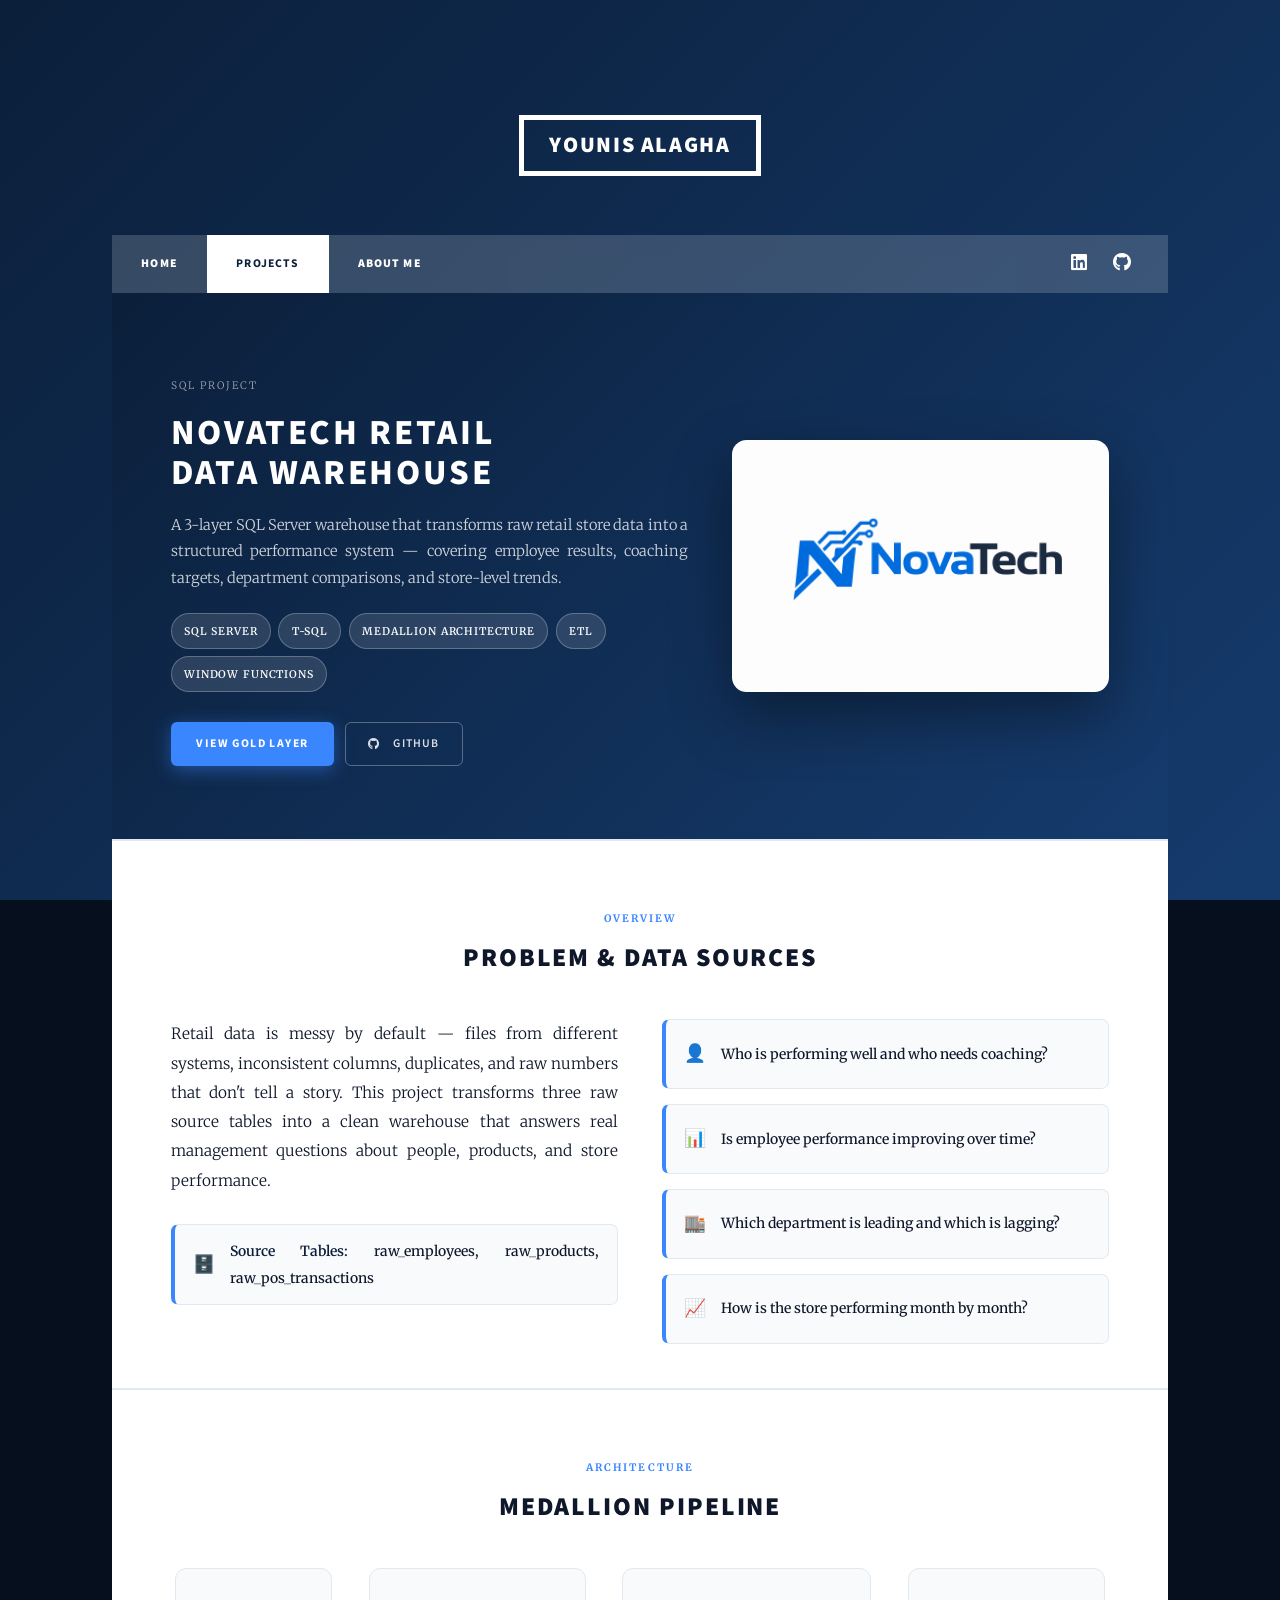
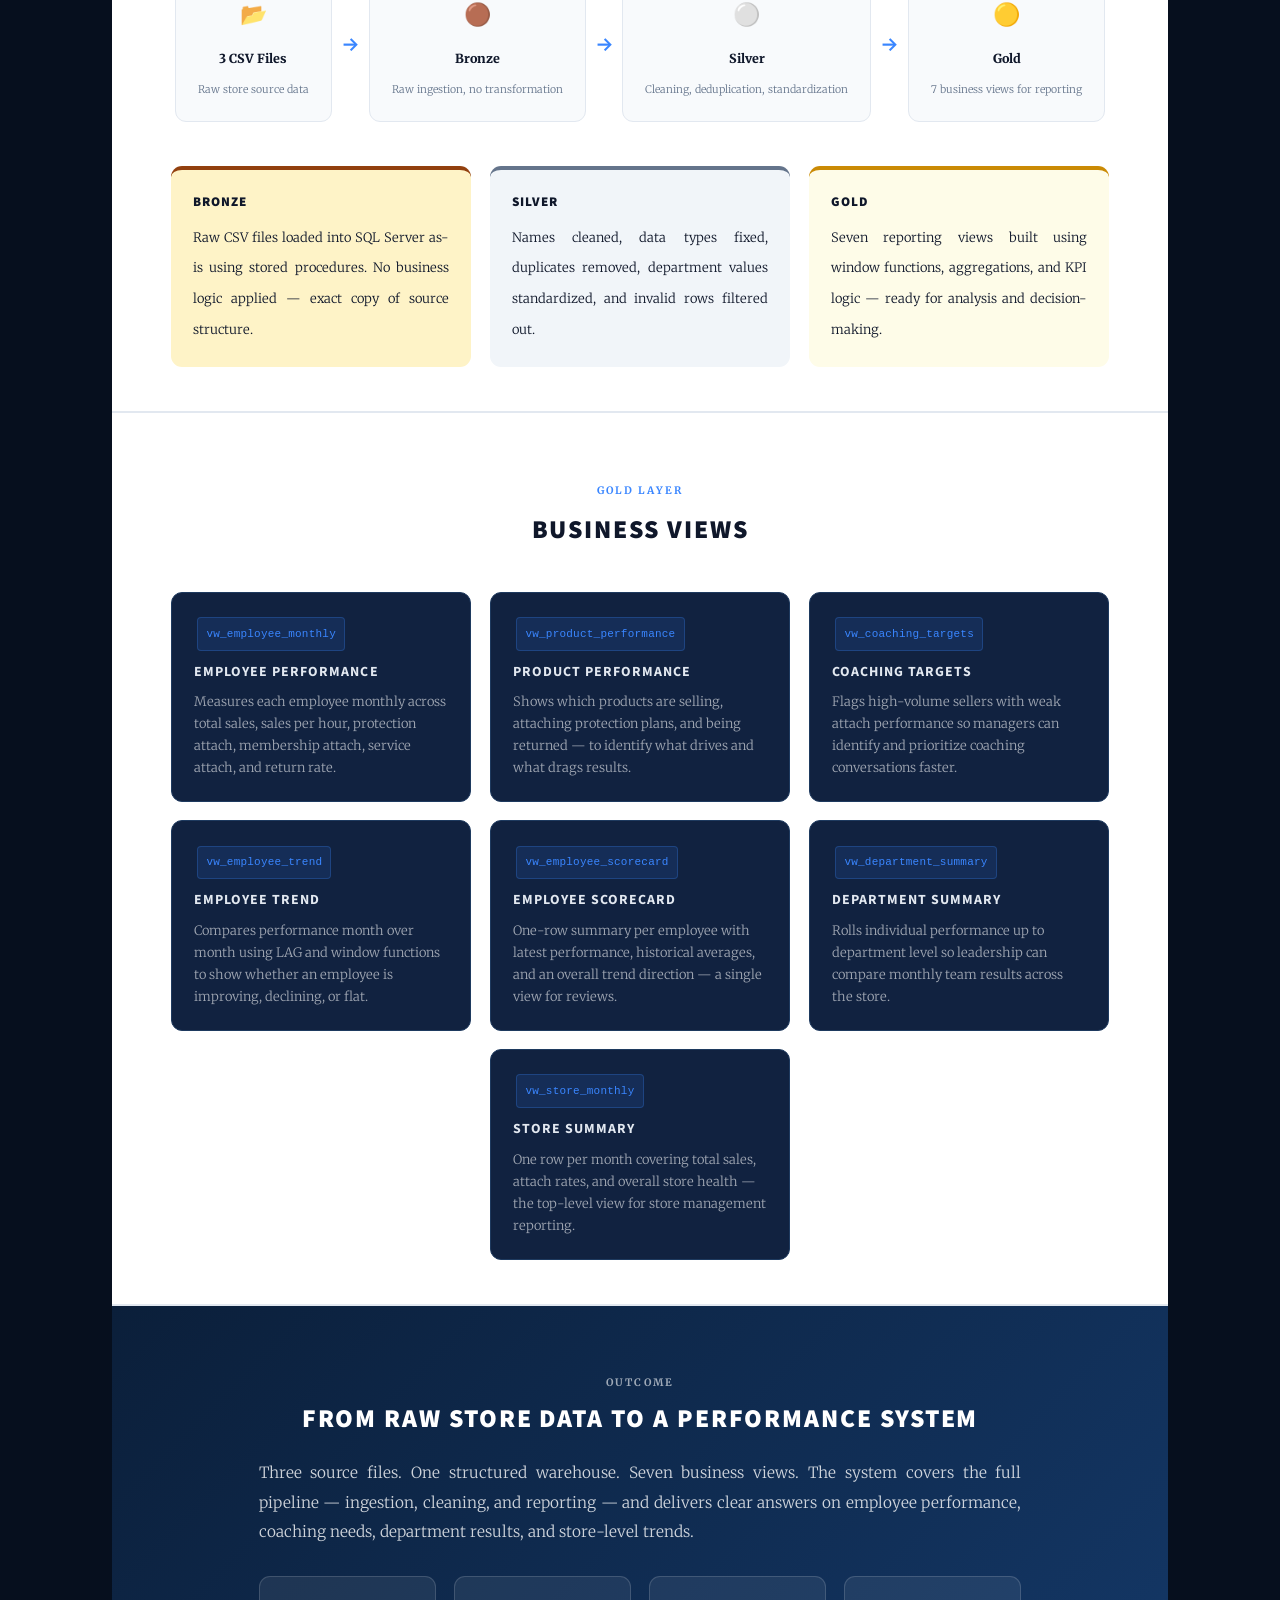
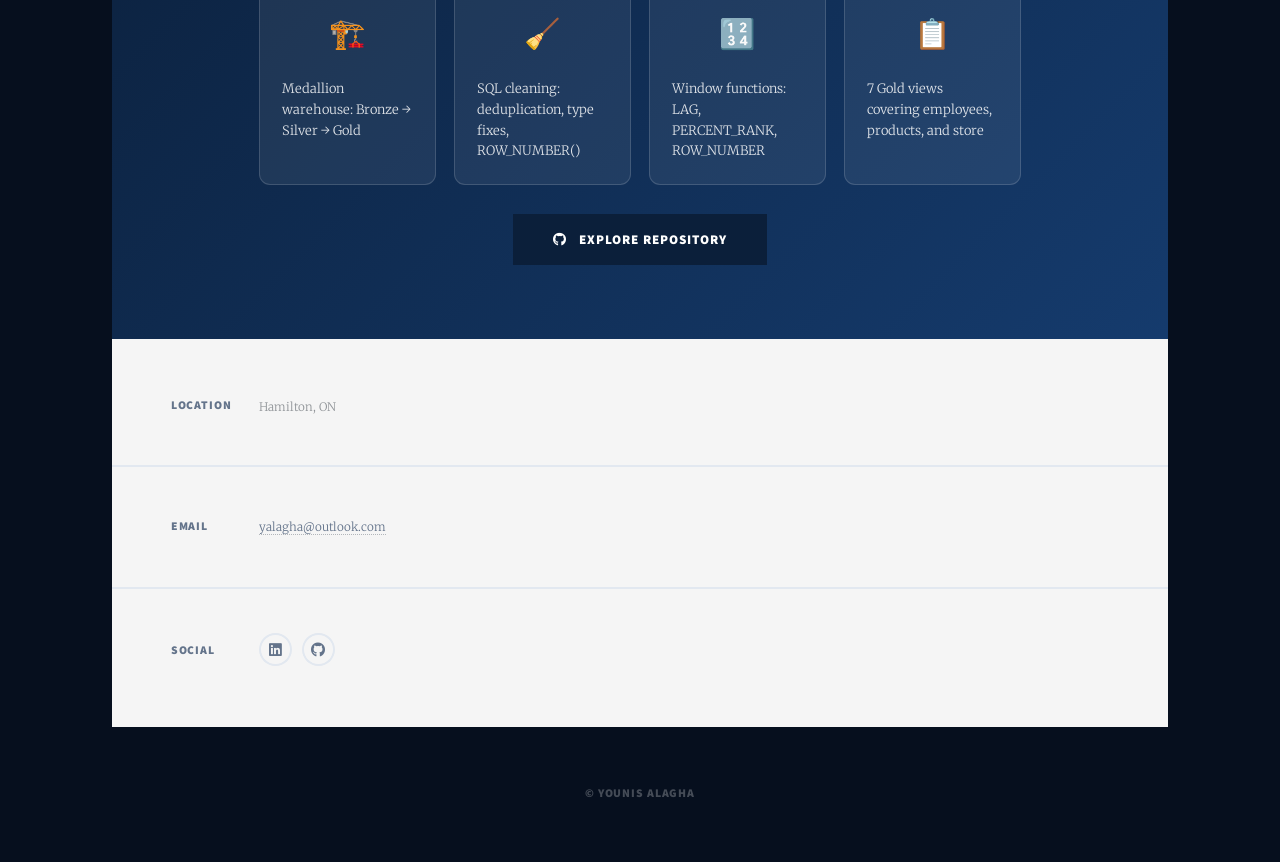
<file: NOVATech.html>
<!DOCTYPE HTML>
<html>
	<head>
		<title>NovaTech Retail Data Warehouse | Younis Alagha</title>
		<meta charset="utf-8" />
		<meta name="viewport" content="width=device-width, initial-scale=1, user-scalable=no" />
		<meta name="description" content="A 3-layer SQL Server retail data warehouse built to turn messy store data into clear insights on employee performance, coaching, departments, and store health." />
		<link rel="stylesheet" href="assets/css/main.css" />
		<noscript><link rel="stylesheet" href="assets/css/noscript.css" /></noscript>
	</head>
	<body class="is-preload">

		<div id="wrapper">

			<!-- Header -->
			<header id="header">
				<a href="index.html" class="logo">Younis Alagha</a>
			</header>

			<!-- Nav -->
			<nav id="nav">
				<ul class="links">
					<li><a href="index.html">Home</a></li>
					<li class="active"><a href="index.html#projects">Projects</a></li>
					<li><a href="AboutMe.html">About Me</a></li>
				</ul>
				<ul class="icons">
					<li>
						<a href="https://www.linkedin.com/in/younis-alagha-60159526b" class="icon brands fa-linkedin" target="_blank" rel="noopener noreferrer">
							<span class="label">LinkedIn</span>
						</a>
					</li>
					<li>
						<a href="https://github.com/younis-alagha/NovaTech-Retail-DW" class="icon brands fa-github" target="_blank" rel="noopener noreferrer">
							<span class="label">GitHub</span>
						</a>
					</li>
				</ul>
			</nav>

			<!-- Main -->
			<div id="main">

				<!-- ① HERO -->
				<section class="post tf-hero">
					<div class="tf-hero-left">
						<span class="tf-badge-label">SQL Project</span>
						<h1 class="tf-hero-title">NovaTech Retail<br />Data Warehouse</h1>
						<p class="tf-hero-sub">
							A 3-layer SQL Server warehouse that transforms raw retail store data into a
							structured performance system — covering employee results, coaching targets,
							department comparisons, and store-level trends.
						</p>
						<div class="tf-stack">
							<span class="tf-badge">SQL Server</span>
							<span class="tf-badge">T-SQL</span>
							<span class="tf-badge">Medallion Architecture</span>
							<span class="tf-badge">ETL</span>
							<span class="tf-badge">Window Functions</span>
						</div>
						<ul class="actions tf-actions">
							<li><a href="#gold" class="button primary scrolly">View Gold Layer</a></li>
							<li><a href="https://github.com/younis-alagha/NovaTech-Retail-DW" class="button icon brands fa-github" target="_blank" rel="noopener noreferrer"> GitHub</a></li>
						</ul>
					</div>
					<div class="tf-hero-right">
						<div class="tf-hero-img-wrap">
							<img src="images/1.Nova tech.png" alt="NovaTech Retail Data Warehouse" />
						</div>
					</div>
				</section>

				<!-- ② PROBLEM + SOURCES -->
				<section class="post tf-section tf-problem">
					<div class="tf-section-header">
						<span class="tf-section-label">Overview</span>
						<h2>Problem &amp; Data Sources</h2>
					</div>
					<div class="tf-two-col">
						<div class="tf-problem-text">
							<p>
								Retail data is messy by default — files from different systems, inconsistent
								columns, duplicates, and raw numbers that don't tell a story. This project
								transforms three raw source tables into a clean warehouse that answers real
								management questions about people, products, and store performance.
							</p>
							<div class="tf-q-card" style="margin-top:1.5rem;">
								<span class="tf-q-icon">🗄️</span>
								<p><strong>Source Tables:</strong> raw_employees, raw_products, raw_pos_transactions</p>
							</div>
						</div>
						<div class="tf-question-cards">
							<div class="tf-q-card">
								<span class="tf-q-icon">👤</span>
								<p>Who is performing well and who needs coaching?</p>
							</div>
							<div class="tf-q-card">
								<span class="tf-q-icon">📊</span>
								<p>Is employee performance improving over time?</p>
							</div>
							<div class="tf-q-card">
								<span class="tf-q-icon">🏬</span>
								<p>Which department is leading and which is lagging?</p>
							</div>
							<div class="tf-q-card">
								<span class="tf-q-icon">📈</span>
								<p>How is the store performing month by month?</p>
							</div>
						</div>
					</div>
				</section>

				<!-- ③ ARCHITECTURE -->
				<section class="post tf-section tf-arch" id="architecture">
					<div class="tf-section-header">
						<span class="tf-section-label">Architecture</span>
						<h2>Medallion Pipeline</h2>
					</div>
					<div class="tf-pipeline">
						<div class="tf-pipe-step">
							<div class="tf-pipe-icon">📂</div>
							<div class="tf-pipe-label">3 CSV Files</div>
							<div class="tf-pipe-desc">Raw store source data</div>
						</div>
						<div class="tf-pipe-arrow">→</div>
						<div class="tf-pipe-step tf-pipe-bronze">
							<div class="tf-pipe-icon">🟤</div>
							<div class="tf-pipe-label">Bronze</div>
							<div class="tf-pipe-desc">Raw ingestion, no transformation</div>
						</div>
						<div class="tf-pipe-arrow">→</div>
						<div class="tf-pipe-step tf-pipe-silver">
							<div class="tf-pipe-icon">⚪</div>
							<div class="tf-pipe-label">Silver</div>
							<div class="tf-pipe-desc">Cleaning, deduplication, standardization</div>
						</div>
						<div class="tf-pipe-arrow">→</div>
						<div class="tf-pipe-step tf-pipe-gold">
							<div class="tf-pipe-icon">🟡</div>
							<div class="tf-pipe-label">Gold</div>
							<div class="tf-pipe-desc">7 business views for reporting</div>
						</div>
					</div>
					<div class="tf-arch-cards" style="grid-template-columns: repeat(3,1fr);">
						<div class="tf-arch-card bronze">
							<h4>Bronze</h4>
							<p>Raw CSV files loaded into SQL Server as-is using stored procedures. No business logic applied — exact copy of source structure.</p>
						</div>
						<div class="tf-arch-card silver">
							<h4>Silver</h4>
							<p>Names cleaned, data types fixed, duplicates removed, department values standardized, and invalid rows filtered out.</p>
						</div>
						<div class="tf-arch-card gold">
							<h4>Gold</h4>
							<p>Seven reporting views built using window functions, aggregations, and KPI logic — ready for analysis and decision-making.</p>
						</div>
					</div>
				</section>

				<!-- ④ GOLD LAYER VIEWS -->
				<section class="post tf-section nt-gold" id="gold">
					<div class="tf-section-header">
						<span class="tf-section-label">Gold Layer</span>
						<h2>Business Views</h2>
					</div>
					<div class="nt-views-grid">
						<div class="nt-view-card">
							<code class="nt-view-name">vw_employee_monthly</code>
							<h4>Employee Performance</h4>
							<p>Measures each employee monthly across total sales, sales per hour, protection attach, membership attach, service attach, and return rate.</p>
						</div>
						<div class="nt-view-card">
							<code class="nt-view-name">vw_product_performance</code>
							<h4>Product Performance</h4>
							<p>Shows which products are selling, attaching protection plans, and being returned — to identify what drives and what drags results.</p>
						</div>
						<div class="nt-view-card">
							<code class="nt-view-name">vw_coaching_targets</code>
							<h4>Coaching Targets</h4>
							<p>Flags high-volume sellers with weak attach performance so managers can identify and prioritize coaching conversations faster.</p>
						</div>
						<div class="nt-view-card">
							<code class="nt-view-name">vw_employee_trend</code>
							<h4>Employee Trend</h4>
							<p>Compares performance month over month using LAG and window functions to show whether an employee is improving, declining, or flat.</p>
						</div>
						<div class="nt-view-card">
							<code class="nt-view-name">vw_employee_scorecard</code>
							<h4>Employee Scorecard</h4>
							<p>One-row summary per employee with latest performance, historical averages, and an overall trend direction — a single view for reviews.</p>
						</div>
						<div class="nt-view-card">
							<code class="nt-view-name">vw_department_summary</code>
							<h4>Department Summary</h4>
							<p>Rolls individual performance up to department level so leadership can compare monthly team results across the store.</p>
						</div>
						<div class="nt-view-card nt-view-wide">
							<code class="nt-view-name">vw_store_monthly</code>
							<h4>Store Summary</h4>
							<p>One row per month covering total sales, attach rates, and overall store health — the top-level view for store management reporting.</p>
						</div>
					</div>
				</section>

				<!-- ⑤ OUTCOME -->
				<section class="post tf-section tf-outcome">
					<div class="tf-outcome-inner">
						<span class="tf-section-label">Outcome</span>
						<h2>From Raw Store Data to a Performance System</h2>
						<p>
							Three source files. One structured warehouse. Seven business views.
							The system covers the full pipeline — ingestion, cleaning, and reporting —
							and delivers clear answers on employee performance, coaching needs,
							department results, and store-level trends.
						</p>
						<div class="tf-tech-grid" style="margin: 2rem 0;">
							<div class="tf-tech-card">
								<div class="tf-tech-icon">🏗️</div>
								<p>Medallion warehouse: Bronze → Silver → Gold</p>
							</div>
							<div class="tf-tech-card">
								<div class="tf-tech-icon">🧹</div>
								<p>SQL cleaning: deduplication, type fixes, ROW_NUMBER()</p>
							</div>
							<div class="tf-tech-card">
								<div class="tf-tech-icon">🔢</div>
								<p>Window functions: LAG, PERCENT_RANK, ROW_NUMBER</p>
							</div>
							<div class="tf-tech-card">
								<div class="tf-tech-icon">📋</div>
								<p>7 Gold views covering employees, products, and store</p>
							</div>
						</div>
						<ul class="actions tf-outcome-actions">
							<li><a href="https://github.com/younis-alagha/NovaTech-Retail-DW" class="button primary large icon brands fa-github" target="_blank" rel="noopener noreferrer"> Explore Repository</a></li>
						</ul>
					</div>
				</section>

			</div>

			<!-- Footer -->
			<footer id="footer">
				<section class="split contact">
					<section class="alt">
						<h3>Location</h3>
						<p>Hamilton, ON</p>
					</section>
					<section>
						<h3>Email</h3>
						<p><a href="mailto:yalagha@outlook.com">yalagha@outlook.com</a></p>
					</section>
					<section>
						<h3>Social</h3>
						<ul class="icons alt">
							<li>
								<a href="https://www.linkedin.com/in/younis-alagha-60159526b" class="icon brands alt fa-linkedin" target="_blank" rel="noopener noreferrer">
									<span class="label">LinkedIn</span>
								</a>
							</li>
							<li>
								<a href="https://github.com/younis-alagha" class="icon brands alt fa-github" target="_blank" rel="noopener noreferrer">
									<span class="label">GitHub</span>
								</a>
							</li>
						</ul>
					</section>
				</section>
			</footer>

			<div id="copyright">
				<ul><li>&copy; Younis Alagha</li></ul>
			</div>

		</div>

		<script src="assets/js/jquery.min.js"></script>
		<script src="assets/js/jquery.scrollex.min.js"></script>
		<script src="assets/js/jquery.scrolly.min.js"></script>
		<script src="assets/js/browser.min.js"></script>
		<script src="assets/js/breakpoints.min.js"></script>
		<script src="assets/js/util.js"></script>
		<script src="assets/js/main.js"></script>

	</body>
</html>
</file>
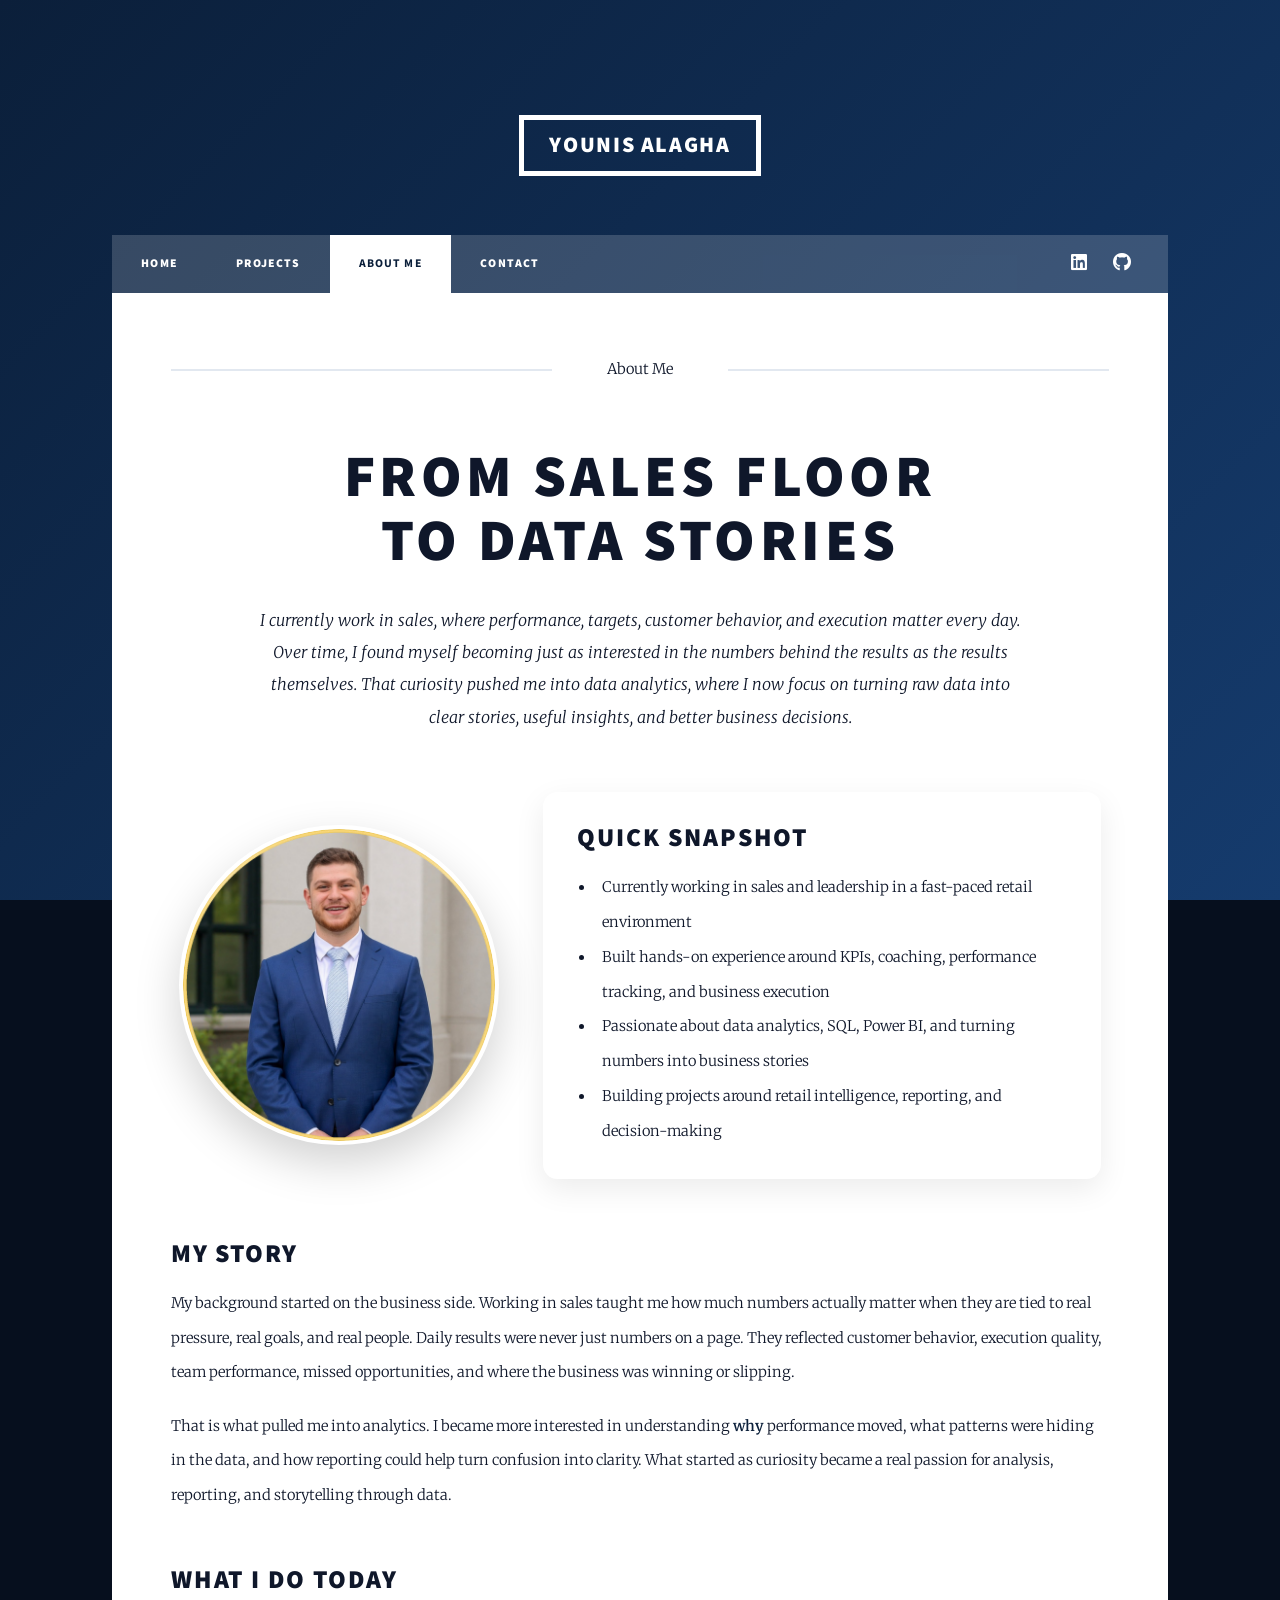
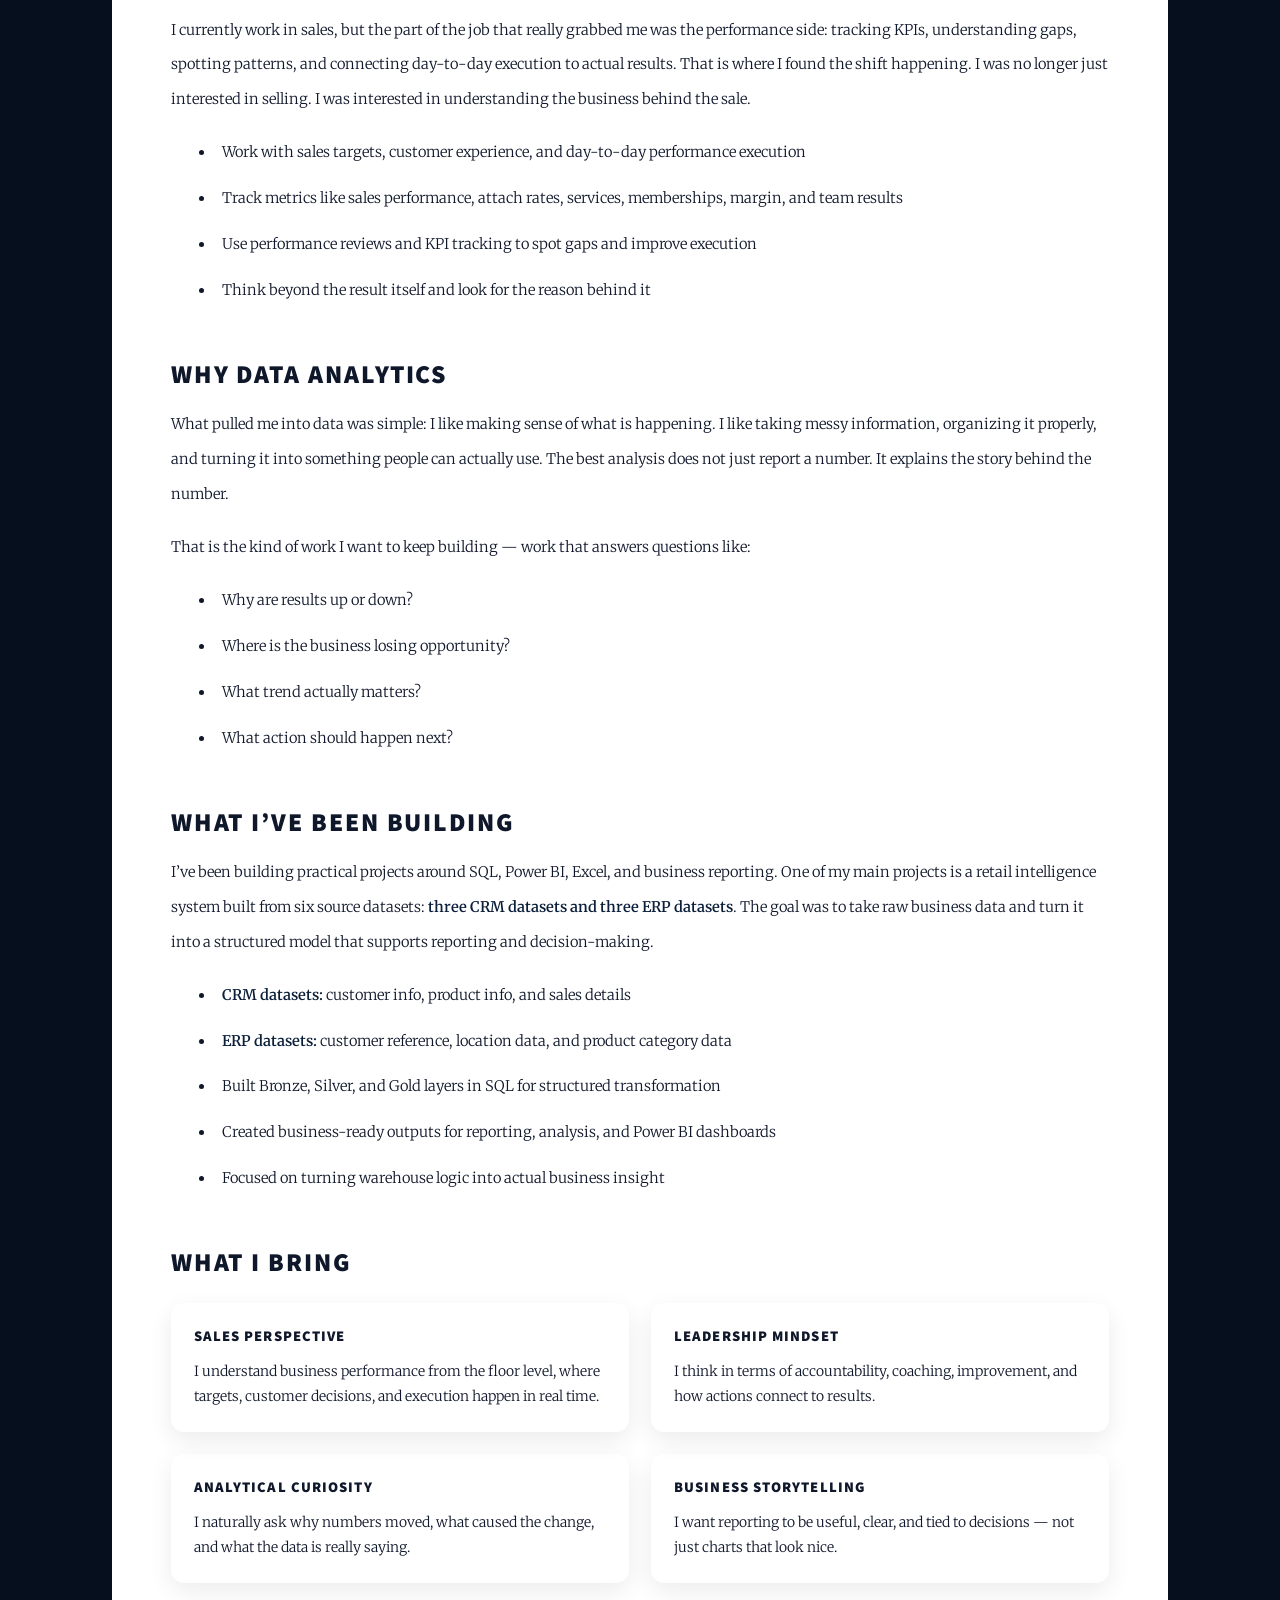
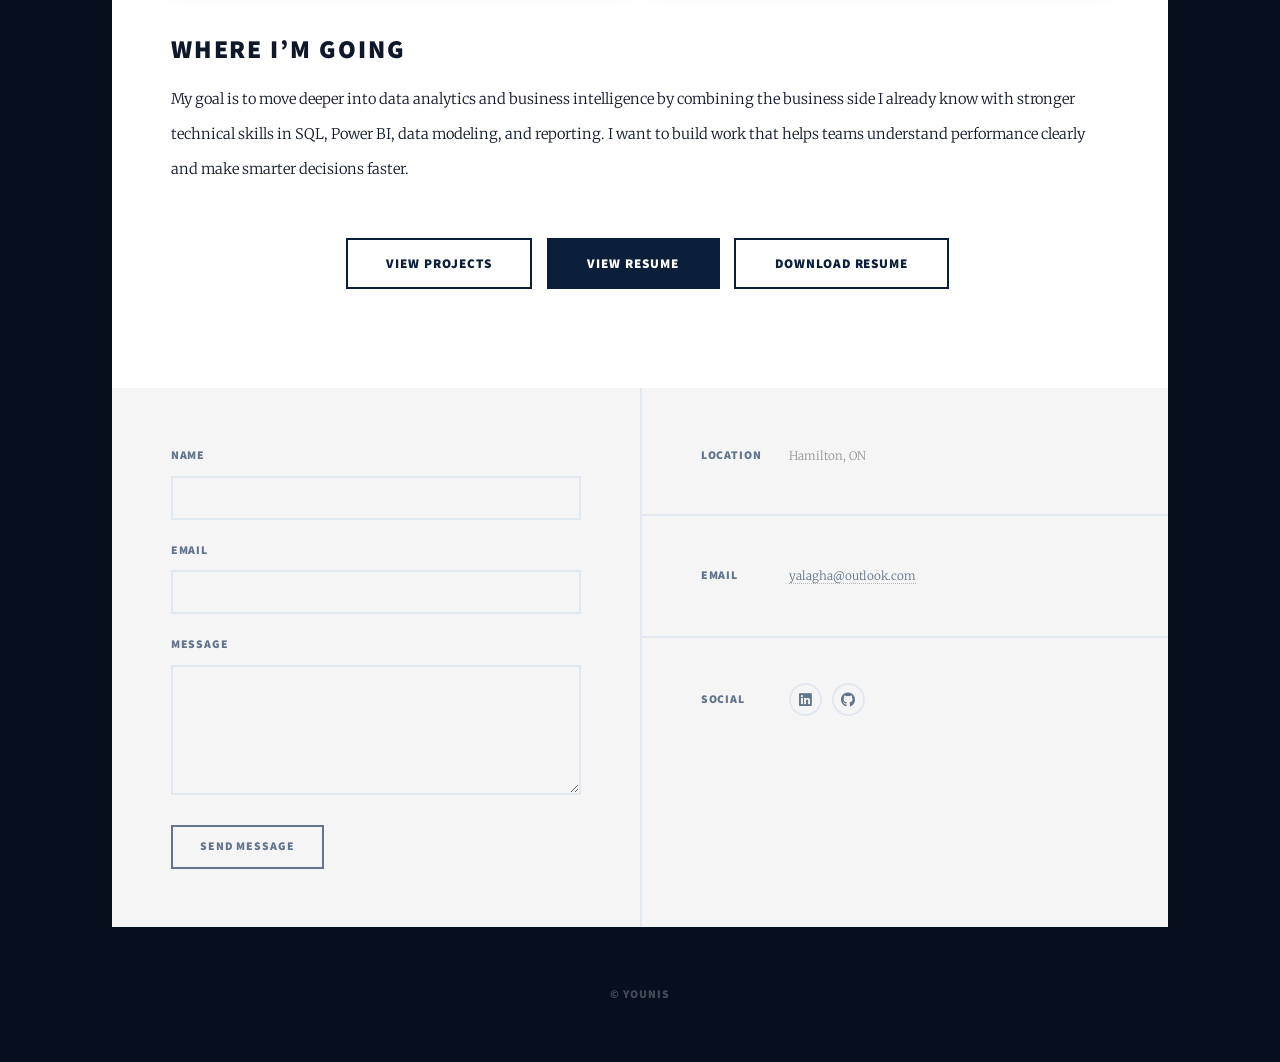
<file: Portfolio_Website/AboutMe.html>
<!DOCTYPE HTML>
<html>
	<head>
		<title>About Me | Younis</title>
		<meta charset="utf-8" />
		<meta name="viewport" content="width=device-width, initial-scale=1, user-scalable=no" />
		<meta
			name="description"
			content="About Younis - sales professional and aspiring data analyst focused on turning business data into clear stories, insights, and decisions through SQL, Power BI, and Excel."
		/>
		<link rel="stylesheet" href="assets/css/main.css" />
		<noscript><link rel="stylesheet" href="assets/css/noscript.css" /></noscript>
	</head>
	<body class="is-preload">

		<div id="wrapper">

			<!-- Header -->
			<header id="header">
				<a href="index.html" class="logo">Younis Alagha</a>
			</header>

			<!-- Nav -->
			<nav id="nav">
				<ul class="links">
					<li><a href="index.html">Home</a></li>
					<li><a href="index.html#projects">Projects</a></li>
					<li class="active"><a href="AboutMe.html">About Me</a></li>
					<li><a href="elements.html">Contact</a></li>
				</ul>
				<ul class="icons">
					<li>
						<a href="https://www.linkedin.com/in/younis-alagha-60159526b" class="icon brands fa-linkedin" target="_blank" rel="noopener noreferrer">
							<span class="label">LinkedIn</span>
						</a>
					</li>
					<li>
						<a href="https://github.com/younis-alagha" class="icon brands fa-github" target="_blank" rel="noopener noreferrer">
							<span class="label">GitHub</span>
						</a>
					</li>
				</ul>
			</nav>

			<!-- Main -->
			<div id="main">

				<section class="post about-page">
					<header class="major">
						<span class="date">About Me</span>
						<h1>From Sales Floor<br /> to Data Stories</h1>
						<p>
							I currently work in sales, where performance, targets, customer behavior, and execution matter every day.
							Over time, I found myself becoming just as interested in the numbers behind the results as the results themselves.
							That curiosity pushed me into data analytics, where I now focus on turning raw data into clear stories, useful insights, and better business decisions.
						</p>
					</header>

					<div class="about-hero">
						<div class="about-photo">
							<img src="images/Personal.png" alt="Portrait of Younis" />
						</div>
						<div class="about-intro-card">
							<h2>Quick Snapshot</h2>
							<ul>
								<li>Currently working in sales and leadership in a fast-paced retail environment</li>
								<li>Built hands-on experience around KPIs, coaching, performance tracking, and business execution</li>
								<li>Passionate about data analytics, SQL, Power BI, and turning numbers into business stories</li>
								<li>Building projects around retail intelligence, reporting, and decision-making</li>
							</ul>
						</div>
					</div>

					<div class="project-content">

						<section class="about-section">
							<h2>My Story</h2>
							<p>
								My background started on the business side. Working in sales taught me how much numbers actually matter when they are tied to real pressure,
								real goals, and real people. Daily results were never just numbers on a page. They reflected customer behavior, execution quality,
								team performance, missed opportunities, and where the business was winning or slipping.
							</p>
							<p>
								That is what pulled me into analytics. I became more interested in understanding <strong>why</strong> performance moved,
								what patterns were hiding in the data, and how reporting could help turn confusion into clarity.
								What started as curiosity became a real passion for analysis, reporting, and storytelling through data.
							</p>
						</section>

						<section class="about-section">
							<h2>What I Do Today</h2>
							<p>
								I currently work in sales, but the part of the job that really grabbed me was the performance side:
								tracking KPIs, understanding gaps, spotting patterns, and connecting day-to-day execution to actual results.
								That is where I found the shift happening. I was no longer just interested in selling. I was interested in understanding the business behind the sale.
							</p>
							<ul>
								<li>Work with sales targets, customer experience, and day-to-day performance execution</li>
								<li>Track metrics like sales performance, attach rates, services, memberships, margin, and team results</li>
								<li>Use performance reviews and KPI tracking to spot gaps and improve execution</li>
								<li>Think beyond the result itself and look for the reason behind it</li>
							</ul>
						</section>

						<section class="about-section">
							<h2>Why Data Analytics</h2>
							<p>
								What pulled me into data was simple: I like making sense of what is happening.
								I like taking messy information, organizing it properly, and turning it into something people can actually use.
								The best analysis does not just report a number. It explains the story behind the number.
							</p>
							<p>
								That is the kind of work I want to keep building — work that answers questions like:
							</p>
							<ul>
								<li>Why are results up or down?</li>
								<li>Where is the business losing opportunity?</li>
								<li>What trend actually matters?</li>
								<li>What action should happen next?</li>
							</ul>
						</section>

						<section class="about-section">
							<h2>What I’ve Been Building</h2>
							<p>
								I’ve been building practical projects around SQL, Power BI, Excel, and business reporting.
								One of my main projects is a retail intelligence system built from six source datasets:
								<strong>three CRM datasets and three ERP datasets</strong>.
								The goal was to take raw business data and turn it into a structured model that supports reporting and decision-making.
							</p>
							<ul>
								<li><strong>CRM datasets:</strong> customer info, product info, and sales details</li>
								<li><strong>ERP datasets:</strong> customer reference, location data, and product category data</li>
								<li>Built Bronze, Silver, and Gold layers in SQL for structured transformation</li>
								<li>Created business-ready outputs for reporting, analysis, and Power BI dashboards</li>
								<li>Focused on turning warehouse logic into actual business insight</li>
							</ul>
						</section>

						<section class="about-section">
							<h2>What I Bring</h2>
							<div class="about-grid">
								<div class="about-card">
									<h3>Sales Perspective</h3>
									<p>
										I understand business performance from the floor level, where targets, customer decisions, and execution happen in real time.
									</p>
								</div>
								<div class="about-card">
									<h3>Leadership Mindset</h3>
									<p>
										I think in terms of accountability, coaching, improvement, and how actions connect to results.
									</p>
								</div>
								<div class="about-card">
									<h3>Analytical Curiosity</h3>
									<p>
										I naturally ask why numbers moved, what caused the change, and what the data is really saying.
									</p>
								</div>
								<div class="about-card">
									<h3>Business Storytelling</h3>
									<p>
										I want reporting to be useful, clear, and tied to decisions — not just charts that look nice.
									</p>
								</div>
							</div>
						</section>

						<section class="about-section">
							<h2>Where I’m Going</h2>
							<p>
								My goal is to move deeper into data analytics and business intelligence by combining the business side I already know with stronger technical skills in SQL,
								Power BI, data modeling, and reporting. I want to build work that helps teams understand performance clearly and make smarter decisions faster.
							</p>
						</section>

						<ul class="actions special">
							<li><a href="index.html#projects" class="button large">View Projects</a></li>
							<li><a href="assets/Younis Alagha Resume.pdf" class="button large primary" target="_blank" rel="noopener noreferrer">View Resume</a></li>
							<li><a href="assets/Younis Alagha Resume.pdf" class="button large" download="Younis Alagha Resume.pdf">Download Resume</a></li>
						</ul>
					</div>
				</section>

			</div>

			<!-- Footer -->
			<footer id="footer">
				<section>
					<form method="post" action="https://formspree.io/f/mkoqkweq">
						<div class="fields">
							<div class="field">
								<label for="name">Name</label>
								<input type="text" name="name" id="name" required />
							</div>
							<div class="field">
								<label for="email">Email</label>
								<input type="email" name="email" id="email" required />
							</div>
							<div class="field">
								<label for="message">Message</label>
								<textarea name="message" id="message" rows="3" required></textarea>
							</div>
						</div>
						<ul class="actions">
							<li><input type="submit" value="Send Message" /></li>
						</ul>
					</form>
				</section>

				<section class="split contact">
					<section class="alt">
						<h3>Location</h3>
						<p>Hamilton, ON</p>
					</section>
					<section>
						<h3>Email</h3>
						<p><a href="mailto:yalagha@outlook.com">yalagha@outlook.com</a></p>
					</section>
					<section>
						<h3>Social</h3>
						<ul class="icons alt">
							<li>
								<a href="https://www.linkedin.com/in/younis-alagha-60159526b" class="icon brands alt fa-linkedin" target="_blank" rel="noopener noreferrer">
									<span class="label">LinkedIn</span>
								</a>
							</li>
							<li>
								<a href="https://github.com/younis-alagha" class="icon brands alt fa-github" target="_blank" rel="noopener noreferrer">
									<span class="label">GitHub</span>
								</a>
							</li>
						</ul>
					</section>
				</section>
			</footer>

			<div id="copyright">
				<ul><li>&copy; Younis</li></ul>
			</div>

		</div>

		<script src="assets/js/jquery.min.js"></script>
		<script src="assets/js/jquery.scrollex.min.js"></script>
		<script src="assets/js/jquery.scrolly.min.js"></script>
		<script src="assets/js/browser.min.js"></script>
		<script src="assets/js/breakpoints.min.js"></script>
		<script src="assets/js/util.js"></script>
		<script src="assets/js/main.js"></script>

	</body>
</html
</file>
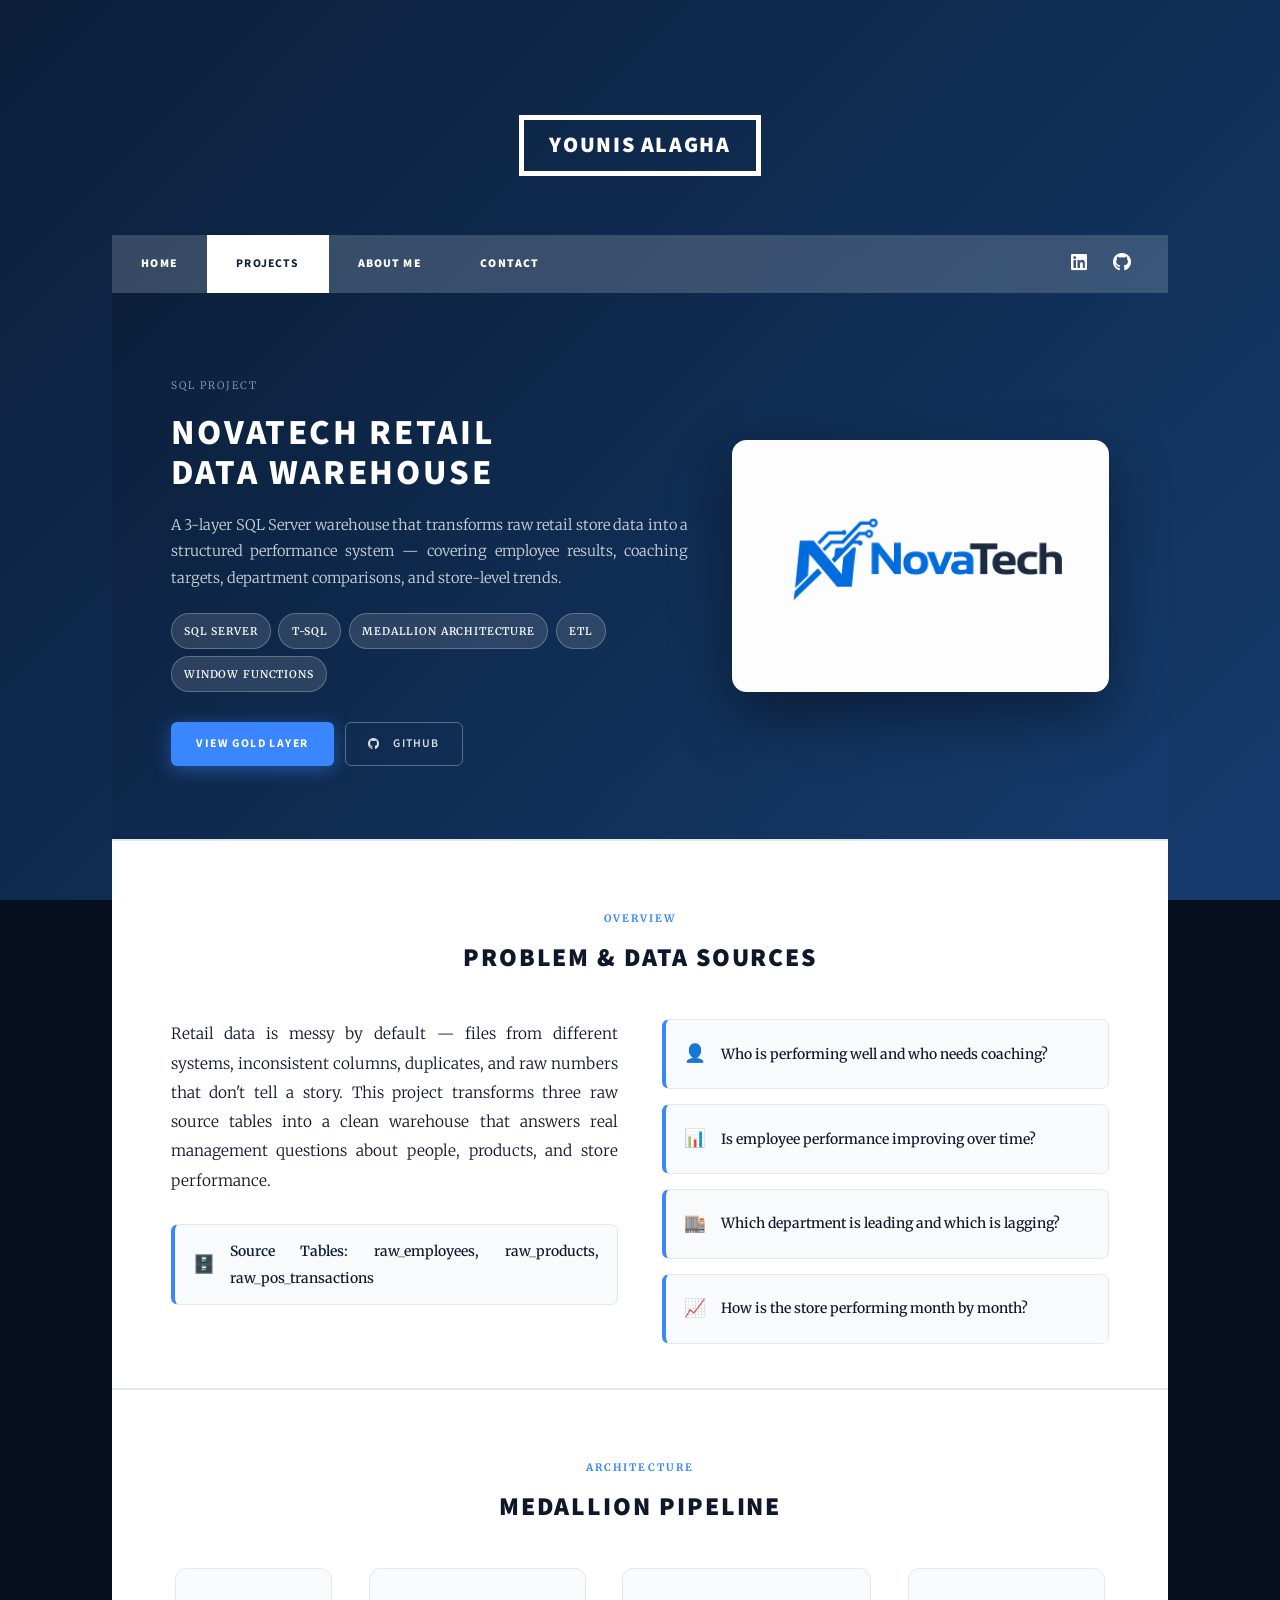
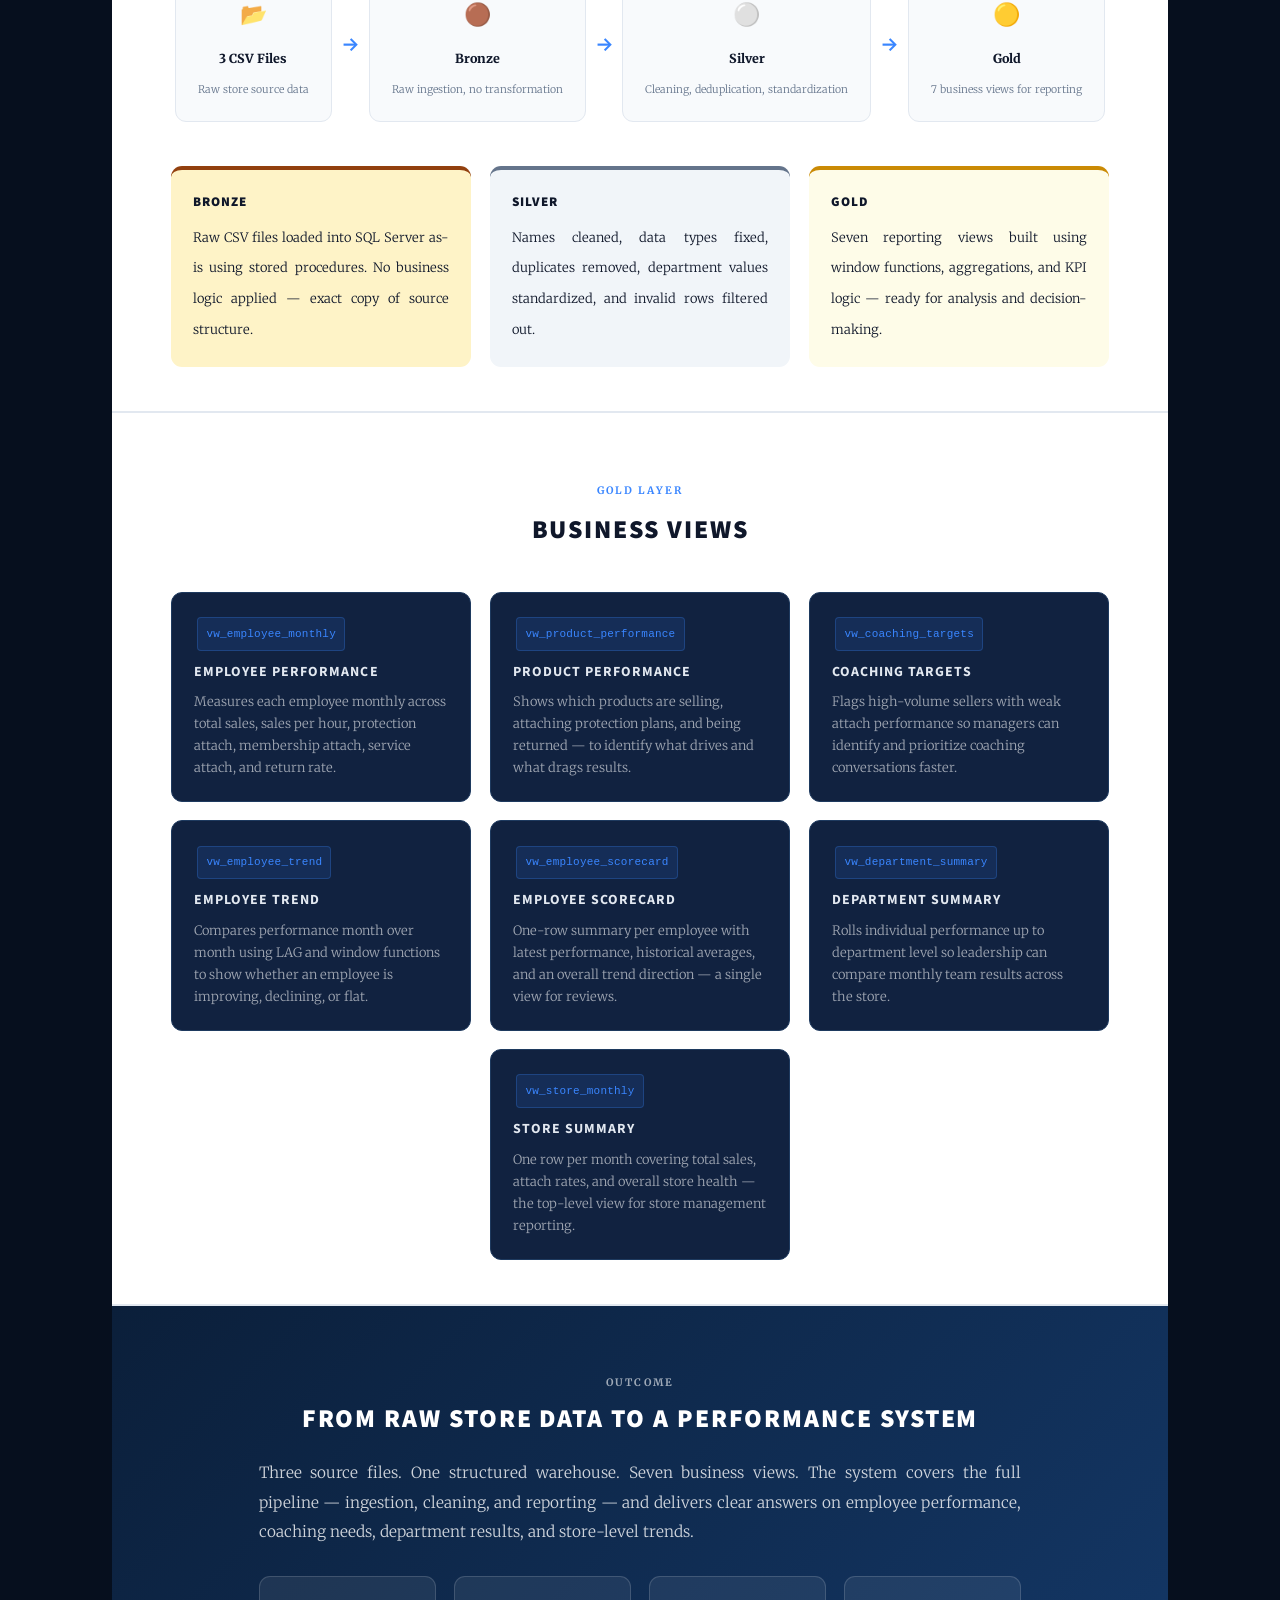
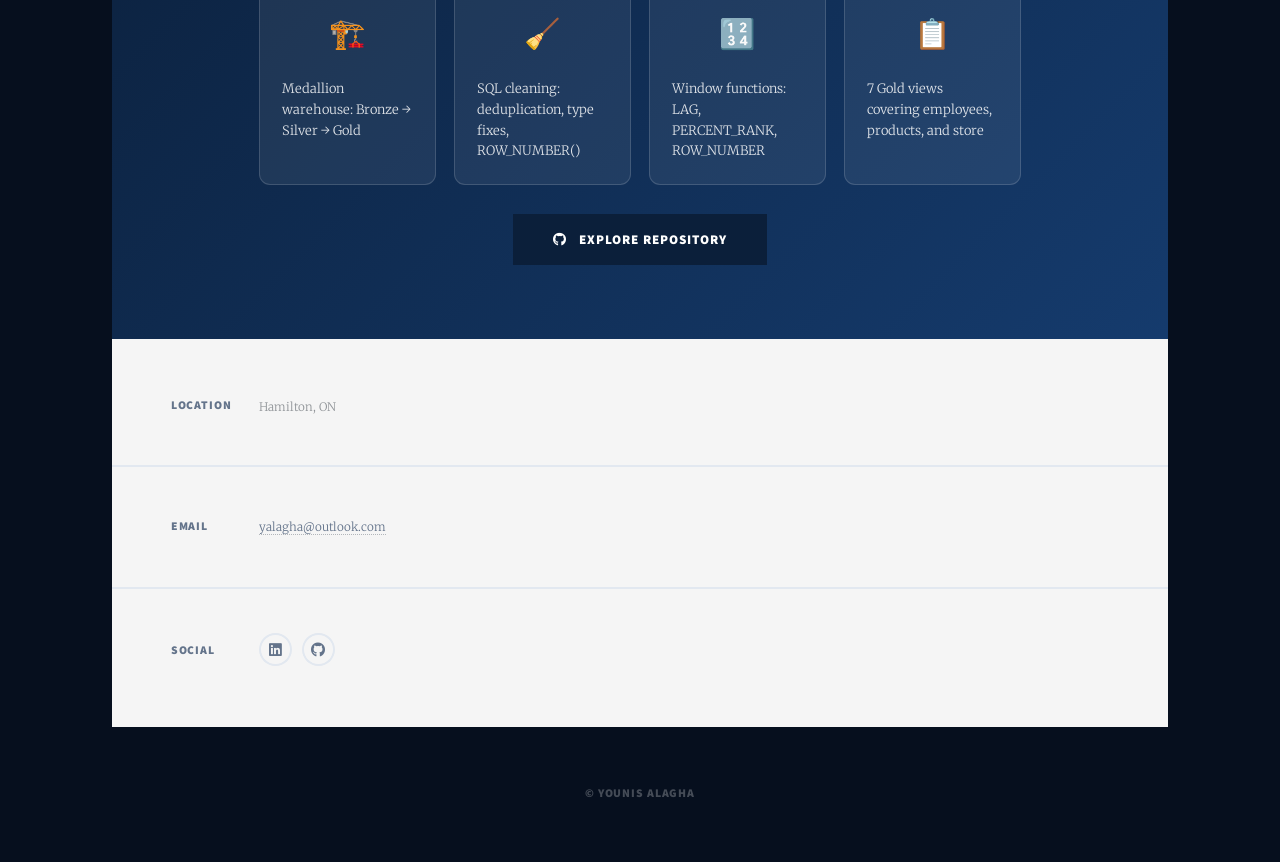
<file: Portfolio_Website/NOVATech.html>
<!DOCTYPE HTML>
<html>
	<head>
		<title>NovaTech Retail Data Warehouse | Younis Alagha</title>
		<meta charset="utf-8" />
		<meta name="viewport" content="width=device-width, initial-scale=1, user-scalable=no" />
		<meta name="description" content="A 3-layer SQL Server retail data warehouse built to turn messy store data into clear insights on employee performance, coaching, departments, and store health." />
		<link rel="stylesheet" href="assets/css/main.css" />
		<noscript><link rel="stylesheet" href="assets/css/noscript.css" /></noscript>
	</head>
	<body class="is-preload">

		<div id="wrapper">

			<!-- Header -->
			<header id="header">
				<a href="index.html" class="logo">Younis Alagha</a>
			</header>

			<!-- Nav -->
			<nav id="nav">
				<ul class="links">
					<li><a href="index.html">Home</a></li>
					<li class="active"><a href="index.html#projects">Projects</a></li>
					<li><a href="AboutMe.html">About Me</a></li>
					<li><a href="elements.html">Contact</a></li>
				</ul>
				<ul class="icons">
					<li>
						<a href="https://www.linkedin.com/in/younis-alagha-60159526b" class="icon brands fa-linkedin" target="_blank" rel="noopener noreferrer">
							<span class="label">LinkedIn</span>
						</a>
					</li>
					<li>
						<a href="https://github.com/younis-alagha/NovaTech-Retail-DW" class="icon brands fa-github" target="_blank" rel="noopener noreferrer">
							<span class="label">GitHub</span>
						</a>
					</li>
				</ul>
			</nav>

			<!-- Main -->
			<div id="main">

				<!-- ① HERO -->
				<section class="post tf-hero">
					<div class="tf-hero-left">
						<span class="tf-badge-label">SQL Project</span>
						<h1 class="tf-hero-title">NovaTech Retail<br />Data Warehouse</h1>
						<p class="tf-hero-sub">
							A 3-layer SQL Server warehouse that transforms raw retail store data into a
							structured performance system — covering employee results, coaching targets,
							department comparisons, and store-level trends.
						</p>
						<div class="tf-stack">
							<span class="tf-badge">SQL Server</span>
							<span class="tf-badge">T-SQL</span>
							<span class="tf-badge">Medallion Architecture</span>
							<span class="tf-badge">ETL</span>
							<span class="tf-badge">Window Functions</span>
						</div>
						<ul class="actions tf-actions">
							<li><a href="#gold" class="button primary scrolly">View Gold Layer</a></li>
							<li><a href="https://github.com/younis-alagha/NovaTech-Retail-DW" class="button icon brands fa-github" target="_blank" rel="noopener noreferrer"> GitHub</a></li>
						</ul>
					</div>
					<div class="tf-hero-right">
						<div class="tf-hero-img-wrap">
							<img src="images/1.Nova tech.png" alt="NovaTech Retail Data Warehouse" />
						</div>
					</div>
				</section>

				<!-- ② PROBLEM + SOURCES -->
				<section class="post tf-section tf-problem">
					<div class="tf-section-header">
						<span class="tf-section-label">Overview</span>
						<h2>Problem &amp; Data Sources</h2>
					</div>
					<div class="tf-two-col">
						<div class="tf-problem-text">
							<p>
								Retail data is messy by default — files from different systems, inconsistent
								columns, duplicates, and raw numbers that don't tell a story. This project
								transforms three raw source tables into a clean warehouse that answers real
								management questions about people, products, and store performance.
							</p>
							<div class="tf-q-card" style="margin-top:1.5rem;">
								<span class="tf-q-icon">🗄️</span>
								<p><strong>Source Tables:</strong> raw_employees, raw_products, raw_pos_transactions</p>
							</div>
						</div>
						<div class="tf-question-cards">
							<div class="tf-q-card">
								<span class="tf-q-icon">👤</span>
								<p>Who is performing well and who needs coaching?</p>
							</div>
							<div class="tf-q-card">
								<span class="tf-q-icon">📊</span>
								<p>Is employee performance improving over time?</p>
							</div>
							<div class="tf-q-card">
								<span class="tf-q-icon">🏬</span>
								<p>Which department is leading and which is lagging?</p>
							</div>
							<div class="tf-q-card">
								<span class="tf-q-icon">📈</span>
								<p>How is the store performing month by month?</p>
							</div>
						</div>
					</div>
				</section>

				<!-- ③ ARCHITECTURE -->
				<section class="post tf-section tf-arch" id="architecture">
					<div class="tf-section-header">
						<span class="tf-section-label">Architecture</span>
						<h2>Medallion Pipeline</h2>
					</div>
					<div class="tf-pipeline">
						<div class="tf-pipe-step">
							<div class="tf-pipe-icon">📂</div>
							<div class="tf-pipe-label">3 CSV Files</div>
							<div class="tf-pipe-desc">Raw store source data</div>
						</div>
						<div class="tf-pipe-arrow">→</div>
						<div class="tf-pipe-step tf-pipe-bronze">
							<div class="tf-pipe-icon">🟤</div>
							<div class="tf-pipe-label">Bronze</div>
							<div class="tf-pipe-desc">Raw ingestion, no transformation</div>
						</div>
						<div class="tf-pipe-arrow">→</div>
						<div class="tf-pipe-step tf-pipe-silver">
							<div class="tf-pipe-icon">⚪</div>
							<div class="tf-pipe-label">Silver</div>
							<div class="tf-pipe-desc">Cleaning, deduplication, standardization</div>
						</div>
						<div class="tf-pipe-arrow">→</div>
						<div class="tf-pipe-step tf-pipe-gold">
							<div class="tf-pipe-icon">🟡</div>
							<div class="tf-pipe-label">Gold</div>
							<div class="tf-pipe-desc">7 business views for reporting</div>
						</div>
					</div>
					<div class="tf-arch-cards" style="grid-template-columns: repeat(3,1fr);">
						<div class="tf-arch-card bronze">
							<h4>Bronze</h4>
							<p>Raw CSV files loaded into SQL Server as-is using stored procedures. No business logic applied — exact copy of source structure.</p>
						</div>
						<div class="tf-arch-card silver">
							<h4>Silver</h4>
							<p>Names cleaned, data types fixed, duplicates removed, department values standardized, and invalid rows filtered out.</p>
						</div>
						<div class="tf-arch-card gold">
							<h4>Gold</h4>
							<p>Seven reporting views built using window functions, aggregations, and KPI logic — ready for analysis and decision-making.</p>
						</div>
					</div>
				</section>

				<!-- ④ GOLD LAYER VIEWS -->
				<section class="post tf-section nt-gold" id="gold">
					<div class="tf-section-header">
						<span class="tf-section-label">Gold Layer</span>
						<h2>Business Views</h2>
					</div>
					<div class="nt-views-grid">
						<div class="nt-view-card">
							<code class="nt-view-name">vw_employee_monthly</code>
							<h4>Employee Performance</h4>
							<p>Measures each employee monthly across total sales, sales per hour, protection attach, membership attach, service attach, and return rate.</p>
						</div>
						<div class="nt-view-card">
							<code class="nt-view-name">vw_product_performance</code>
							<h4>Product Performance</h4>
							<p>Shows which products are selling, attaching protection plans, and being returned — to identify what drives and what drags results.</p>
						</div>
						<div class="nt-view-card">
							<code class="nt-view-name">vw_coaching_targets</code>
							<h4>Coaching Targets</h4>
							<p>Flags high-volume sellers with weak attach performance so managers can identify and prioritize coaching conversations faster.</p>
						</div>
						<div class="nt-view-card">
							<code class="nt-view-name">vw_employee_trend</code>
							<h4>Employee Trend</h4>
							<p>Compares performance month over month using LAG and window functions to show whether an employee is improving, declining, or flat.</p>
						</div>
						<div class="nt-view-card">
							<code class="nt-view-name">vw_employee_scorecard</code>
							<h4>Employee Scorecard</h4>
							<p>One-row summary per employee with latest performance, historical averages, and an overall trend direction — a single view for reviews.</p>
						</div>
						<div class="nt-view-card">
							<code class="nt-view-name">vw_department_summary</code>
							<h4>Department Summary</h4>
							<p>Rolls individual performance up to department level so leadership can compare monthly team results across the store.</p>
						</div>
						<div class="nt-view-card nt-view-wide">
							<code class="nt-view-name">vw_store_monthly</code>
							<h4>Store Summary</h4>
							<p>One row per month covering total sales, attach rates, and overall store health — the top-level view for store management reporting.</p>
						</div>
					</div>
				</section>

				<!-- ⑤ OUTCOME -->
				<section class="post tf-section tf-outcome">
					<div class="tf-outcome-inner">
						<span class="tf-section-label">Outcome</span>
						<h2>From Raw Store Data to a Performance System</h2>
						<p>
							Three source files. One structured warehouse. Seven business views.
							The system covers the full pipeline — ingestion, cleaning, and reporting —
							and delivers clear answers on employee performance, coaching needs,
							department results, and store-level trends.
						</p>
						<div class="tf-tech-grid" style="margin: 2rem 0;">
							<div class="tf-tech-card">
								<div class="tf-tech-icon">🏗️</div>
								<p>Medallion warehouse: Bronze → Silver → Gold</p>
							</div>
							<div class="tf-tech-card">
								<div class="tf-tech-icon">🧹</div>
								<p>SQL cleaning: deduplication, type fixes, ROW_NUMBER()</p>
							</div>
							<div class="tf-tech-card">
								<div class="tf-tech-icon">🔢</div>
								<p>Window functions: LAG, PERCENT_RANK, ROW_NUMBER</p>
							</div>
							<div class="tf-tech-card">
								<div class="tf-tech-icon">📋</div>
								<p>7 Gold views covering employees, products, and store</p>
							</div>
						</div>
						<ul class="actions tf-outcome-actions">
							<li><a href="https://github.com/younis-alagha/NovaTech-Retail-DW" class="button primary large icon brands fa-github" target="_blank" rel="noopener noreferrer"> Explore Repository</a></li>
						</ul>
					</div>
				</section>

			</div>

			<!-- Footer -->
			<footer id="footer">
				<section class="split contact">
					<section class="alt">
						<h3>Location</h3>
						<p>Hamilton, ON</p>
					</section>
					<section>
						<h3>Email</h3>
						<p><a href="mailto:yalagha@outlook.com">yalagha@outlook.com</a></p>
					</section>
					<section>
						<h3>Social</h3>
						<ul class="icons alt">
							<li>
								<a href="https://www.linkedin.com/in/younis-alagha-60159526b" class="icon brands alt fa-linkedin" target="_blank" rel="noopener noreferrer">
									<span class="label">LinkedIn</span>
								</a>
							</li>
							<li>
								<a href="https://github.com/younis-alagha" class="icon brands alt fa-github" target="_blank" rel="noopener noreferrer">
									<span class="label">GitHub</span>
								</a>
							</li>
						</ul>
					</section>
				</section>
			</footer>

			<div id="copyright">
				<ul><li>&copy; Younis Alagha</li></ul>
			</div>

		</div>

		<script src="assets/js/jquery.min.js"></script>
		<script src="assets/js/jquery.scrollex.min.js"></script>
		<script src="assets/js/jquery.scrolly.min.js"></script>
		<script src="assets/js/browser.min.js"></script>
		<script src="assets/js/breakpoints.min.js"></script>
		<script src="assets/js/util.js"></script>
		<script src="assets/js/main.js"></script>

	</body>
</html>
</file>
<file: assets/css/main.css>
@import url(fontawesome-all.min.css);
@import url("https://fonts.googleapis.com/css?family=Merriweather:300,700,300italic,700italic|Source+Sans+Pro:900");

/*
	Massively by HTML5 UP
	html5up.net | @ajlkn
	Free for personal and commercial use under the CCA 3.0 license (html5up.net/license)
*/

html, body, div, span, applet, object,
iframe, h1, h2, h3, h4, h5, h6, p, blockquote,
pre, a, abbr, acronym, address, big, cite,
code, del, dfn, em, img, ins, kbd, q, s, samp,
small, strike, strong, sub, sup, tt, var, b,
u, i, center, dl, dt, dd, ol, ul, li, fieldset,
form, label, legend, table, caption, tbody,
tfoot, thead, tr, th, td, article, aside,
canvas, details, embed, figure, figcaption,
footer, header, hgroup, menu, nav, output, ruby,
section, summary, time, mark, audio, video {
	margin: 0;
	padding: 0;
	border: 0;
	font-size: 100%;
	font: inherit;
	vertical-align: baseline;}

article, aside, details, figcaption, figure,
footer, header, hgroup, menu, nav, section {
	display: block;}

body {
	line-height: 1;
}

ol, ul {
	list-style: none;
}

blockquote, q {
	quotes: none;
}

	blockquote:before, blockquote:after, q:before, q:after {
		content: '';
		content: none;
	}

table {
	border-collapse: collapse;
	border-spacing: 0;
}

body {
	-webkit-text-size-adjust: none;
}

mark {
	background-color: transparent;
	color: inherit;
}

input::-moz-focus-inner {
	border: 0;
	padding: 0;
}

input, select, textarea {
	-moz-appearance: none;
	-webkit-appearance: none;
	-ms-appearance: none;
	appearance: none;
}

/* Basic */

	@-ms-viewport {
		width: device-width;
	}

	body {
		-ms-overflow-style: scrollbar;
	}

	@media screen and (max-width: 480px) {

		html, body {
			min-width: 320px;
		}

	}

	html {
		box-sizing: border-box;
	}

	*, *:before, *:after {
		box-sizing: inherit;
	}

	body {
		background-color: #060f1e;
	}

		body.is-preload *, body.is-preload *:before, body.is-preload *:after {
			-moz-animation: none !important;
			-webkit-animation: none !important;
			-ms-animation: none !important;
			animation: none !important;
			-moz-transition: none !important;
			-webkit-transition: none !important;
			-ms-transition: none !important;
			transition: none !important;
		}

/* Type */

	html {
		font-size: 16pt;
	}

		@media screen and (max-width: 1680px) {

			html {
				font-size: 12pt;
			}

		}

		@media screen and (max-width: 1280px) {

			html {
				font-size: 11pt;
			}

		}

		@media screen and (max-width: 360px) {

			html {
				font-size: 10pt;
			}

		}

	body {
		color: #0b1f3a;
	}

	body, input, select, textarea {
		font-family: "Merriweather", Georgia, serif;
		font-weight: 300;
		font-size: 1rem;
		line-height: 2.375;
	}

	a {
		-moz-transition: color 0.2s ease-in-out, background-color 0.2s ease-in-out, border-color 0.2s ease-in-out, box-shadow 0.2s ease-in-out;
		-webkit-transition: color 0.2s ease-in-out, background-color 0.2s ease-in-out, border-color 0.2s ease-in-out, box-shadow 0.2s ease-in-out;
		-ms-transition: color 0.2s ease-in-out, background-color 0.2s ease-in-out, border-color 0.2s ease-in-out, box-shadow 0.2s ease-in-out;
		transition: color 0.2s ease-in-out, background-color 0.2s ease-in-out, border-color 0.2s ease-in-out, box-shadow 0.2s ease-in-out;
		border-bottom: dotted 1px;
		text-decoration: none;
	}

		a:hover {
			border-bottom-color: transparent;
		}

	strong, b {
		font-weight: 600;
	}

	em, i {
		font-style: italic;
	}

	p {
		text-align: justify;
		margin: 0 0 2rem 0;
	}

	h1, h2, h3, h4, h5, h6 {
		font-family: "Source Sans Pro", Helvetica, sans-serif;
		font-weight: 900;
		line-height: 1.5;
		letter-spacing: 0.075em;
		text-transform: uppercase;
		margin: 0 0 1rem 0;
	}

		h1 a, h2 a, h3 a, h4 a, h5 a, h6 a {
			border-bottom: 0;
			color: inherit;
			text-decoration: none;
		}

	h1 {
		font-size: 4rem;
		line-height: 1.1;
		margin: 0 0 2rem 0;
	}

	h2 {
		font-size: 1.75rem;
		line-height: 1.3;
		margin: 0 0 1.5rem 0;
	}

	h3 {
		font-size: 1.25rem;
		margin: 0 0 1.5rem 0;
	}

	h4 {
		font-size: 1rem;
	}

	h5 {
		font-size: 0.9rem;
	}

	h6 {
		font-size: 0.8rem;
	}

	sub {
		font-size: 0.8rem;
		position: relative;
		top: 0.5rem;
	}

	sup {
		font-size: 0.8rem;
		position: relative;
		top: -0.5rem;
	}

	blockquote {
		border-left: solid 4px;
		font-style: italic;
		margin: 0 0 2rem 0;
		padding: 0.5rem 0 0.5rem 2rem;
	}

	code {
		border: solid 2px;
		font-family: "Courier New", monospace;
		font-size: 0.9rem;
		margin: 0 0.25rem;
		padding: 0.25rem 0.65rem;
	}

	pre {
		-webkit-overflow-scrolling: touch;
		font-family: "Courier New", monospace;
		font-size: 0.9rem;
		margin: 0 0 2rem 0;
	}

		pre code {
			display: block;
			line-height: 1.75;
			padding: 1rem 1.5rem;
			overflow-x: auto;
		}

	hr {
		border: 0;
		border-bottom: solid 2px;
		margin: 3rem 0;
	}

		hr.major {
			margin: 5rem 0;
		}

	.align-left {
		text-align: left;
	}

	.align-center {
		text-align: center;
	}

	.align-right {
		text-align: right;
	}

	input, select, textarea {
		color: #0b1f3a;
	}

	a {
		color: #0b1f3a;
		border-bottom-color: rgba(33, 41, 49, 0.5);
	}

		a:hover {
			border-bottom-color: transparent;
			color: #3a86ff !important;
		}

	strong, b {
		color: #0b1f3a;
	}

	h1, h2, h3, h4, h5, h6 {
		color: #0b1f3a;
	}

	blockquote {
		border-left-color: #e2e8f0;
	}

	code {
		background: rgba(220, 220, 220, 0.25);
		border-color: #e2e8f0;
	}

	hr {
		border-bottom-color: #e2e8f0;
	}

/* Row */

	.row {
		display: flex;
		flex-wrap: wrap;
		box-sizing: border-box;
		align-items: stretch;
	}

		.row > * {
			box-sizing: border-box;
		}

		.row.gtr-uniform > * > :last-child {
			margin-bottom: 0;
		}

		.row.aln-left {
			justify-content: flex-start;
		}

		.row.aln-center {
			justify-content: center;
		}

		.row.aln-right {
			justify-content: flex-end;
		}

		.row.aln-top {
			align-items: flex-start;
		}

		.row.aln-middle {
			align-items: center;
		}

		.row.aln-bottom {
			align-items: flex-end;
		}

		.row > .imp {
			order: -1;
		}

		.row > .col-1 {
			width: 8.33333%;
		}

		.row > .off-1 {
			margin-left: 8.33333%;
		}

		.row > .col-2 {
			width: 16.66667%;
		}

		.row > .off-2 {
			margin-left: 16.66667%;
		}

		.row > .col-3 {
			width: 25%;
		}

		.row > .off-3 {
			margin-left: 25%;
		}

		.row > .col-4 {
			width: 33.33333%;
		}

		.row > .off-4 {
			margin-left: 33.33333%;
		}

		.row > .col-5 {
			width: 41.66667%;
		}

		.row > .off-5 {
			margin-left: 41.66667%;
		}

		.row > .col-6 {
			width: 50%;
		}

		.row > .off-6 {
			margin-left: 50%;
		}

		.row > .col-7 {
			width: 58.33333%;
		}

		.row > .off-7 {
			margin-left: 58.33333%;
		}

		.row > .col-8 {
			width: 66.66667%;
		}

		.row > .off-8 {
			margin-left: 66.66667%;
		}

		.row > .col-9 {
			width: 75%;
		}

		.row > .off-9 {
			margin-left: 75%;
		}

		.row > .col-10 {
			width: 83.33333%;
		}

		.row > .off-10 {
			margin-left: 83.33333%;
		}

		.row > .col-11 {
			width: 91.66667%;
		}

		.row > .off-11 {
			margin-left: 91.66667%;
		}

		.row > .col-12 {
			width: 100%;
		}

		.row > .off-12 {
			margin-left: 100%;
		}

		.row.gtr-0 {
			margin-top: 0;
			margin-left: 0rem;
		}

			.row.gtr-0 > * {
				padding: 0 0 0 0rem;
			}

			.row.gtr-0.gtr-uniform {
				margin-top: 0rem;
			}

				.row.gtr-0.gtr-uniform > * {
					padding-top: 0rem;
				}

		.row.gtr-25 {
			margin-top: 0;
			margin-left: -0.375rem;
		}

			.row.gtr-25 > * {
				padding: 0 0 0 0.375rem;
			}

			.row.gtr-25.gtr-uniform {
				margin-top: -0.375rem;
			}

				.row.gtr-25.gtr-uniform > * {
					padding-top: 0.375rem;
				}

		.row.gtr-50 {
			margin-top: 0;
			margin-left: -0.75rem;
		}

			.row.gtr-50 > * {
				padding: 0 0 0 0.75rem;
			}

			.row.gtr-50.gtr-uniform {
				margin-top: -0.75rem;
			}

				.row.gtr-50.gtr-uniform > * {
					padding-top: 0.75rem;
				}

		.row {
			margin-top: 0;
			margin-left: -1.5rem;
		}

			.row > * {
				padding: 0 0 0 1.5rem;
			}

			.row.gtr-uniform {
				margin-top: -1.5rem;
			}

				.row.gtr-uniform > * {
					padding-top: 1.5rem;
				}

		.row.gtr-150 {
			margin-top: 0;
			margin-left: -2.25rem;
		}

			.row.gtr-150 > * {
				padding: 0 0 0 2.25rem;
			}

			.row.gtr-150.gtr-uniform {
				margin-top: -2.25rem;
			}

				.row.gtr-150.gtr-uniform > * {
					padding-top: 2.25rem;
				}

		.row.gtr-200 {
			margin-top: 0;
			margin-left: -3rem;
		}

			.row.gtr-200 > * {
				padding: 0 0 0 3rem;
			}

			.row.gtr-200.gtr-uniform {
				margin-top: -3rem;
			}

				.row.gtr-200.gtr-uniform > * {
					padding-top: 3rem;
				}

		@media screen and (max-width: 1680px) {

			.row {
				display: flex;
				flex-wrap: wrap;
				box-sizing: border-box;
				align-items: stretch;
			}

				.row > * {
					box-sizing: border-box;
				}

				.row.gtr-uniform > * > :last-child {
					margin-bottom: 0;
				}

				.row.aln-left {
					justify-content: flex-start;
				}

				.row.aln-center {
					justify-content: center;
				}

				.row.aln-right {
					justify-content: flex-end;
				}

				.row.aln-top {
					align-items: flex-start;
				}

				.row.aln-middle {
					align-items: center;
				}

				.row.aln-bottom {
					align-items: flex-end;
				}

				.row > .imp-xlarge {
					order: -1;
				}

				.row > .col-1-xlarge {
					width: 8.33333%;
				}

				.row > .off-1-xlarge {
					margin-left: 8.33333%;
				}

				.row > .col-2-xlarge {
					width: 16.66667%;
				}

				.row > .off-2-xlarge {
					margin-left: 16.66667%;
				}

				.row > .col-3-xlarge {
					width: 25%;
				}

				.row > .off-3-xlarge {
					margin-left: 25%;
				}

				.row > .col-4-xlarge {
					width: 33.33333%;
				}

				.row > .off-4-xlarge {
					margin-left: 33.33333%;
				}

				.row > .col-5-xlarge {
					width: 41.66667%;
				}

				.row > .off-5-xlarge {
					margin-left: 41.66667%;
				}

				.row > .col-6-xlarge {
					width: 50%;
				}

				.row > .off-6-xlarge {
					margin-left: 50%;
				}

				.row > .col-7-xlarge {
					width: 58.33333%;
				}

				.row > .off-7-xlarge {
					margin-left: 58.33333%;
				}

				.row > .col-8-xlarge {
					width: 66.66667%;
				}

				.row > .off-8-xlarge {
					margin-left: 66.66667%;
				}

				.row > .col-9-xlarge {
					width: 75%;
				}

				.row > .off-9-xlarge {
					margin-left: 75%;
				}

				.row > .col-10-xlarge {
					width: 83.33333%;
				}

				.row > .off-10-xlarge {
					margin-left: 83.33333%;
				}

				.row > .col-11-xlarge {
					width: 91.66667%;
				}

				.row > .off-11-xlarge {
					margin-left: 91.66667%;
				}

				.row > .col-12-xlarge {
					width: 100%;
				}

				.row > .off-12-xlarge {
					margin-left: 100%;
				}

				.row.gtr-0 {
					margin-top: 0;
					margin-left: 0rem;
				}

					.row.gtr-0 > * {
						padding: 0 0 0 0rem;
					}

					.row.gtr-0.gtr-uniform {
						margin-top: 0rem;
					}

						.row.gtr-0.gtr-uniform > * {
							padding-top: 0rem;
						}

				.row.gtr-25 {
					margin-top: 0;
					margin-left: -0.375rem;
				}

					.row.gtr-25 > * {
						padding: 0 0 0 0.375rem;
					}

					.row.gtr-25.gtr-uniform {
						margin-top: -0.375rem;
					}

						.row.gtr-25.gtr-uniform > * {
							padding-top: 0.375rem;
						}

				.row.gtr-50 {
					margin-top: 0;
					margin-left: -0.75rem;
				}

					.row.gtr-50 > * {
						padding: 0 0 0 0.75rem;
					}

					.row.gtr-50.gtr-uniform {
						margin-top: -0.75rem;
					}

						.row.gtr-50.gtr-uniform > * {
							padding-top: 0.75rem;
						}

				.row {
					margin-top: 0;
					margin-left: -1.5rem;
				}

					.row > * {
						padding: 0 0 0 1.5rem;
					}

					.row.gtr-uniform {
						margin-top: -1.5rem;
					}

						.row.gtr-uniform > * {
							padding-top: 1.5rem;
						}

				.row.gtr-150 {
					margin-top: 0;
					margin-left: -2.25rem;
				}

					.row.gtr-150 > * {
						padding: 0 0 0 2.25rem;
					}

					.row.gtr-150.gtr-uniform {
						margin-top: -2.25rem;
					}

						.row.gtr-150.gtr-uniform > * {
							padding-top: 2.25rem;
						}

				.row.gtr-200 {
					margin-top: 0;
					margin-left: -3rem;
				}

					.row.gtr-200 > * {
						padding: 0 0 0 3rem;
					}

					.row.gtr-200.gtr-uniform {
						margin-top: -3rem;
					}

						.row.gtr-200.gtr-uniform > * {
							padding-top: 3rem;
						}

		}

		@media screen and (max-width: 1280px) {

			.row {
				display: flex;
				flex-wrap: wrap;
				box-sizing: border-box;
				align-items: stretch;
			}

				.row > * {
					box-sizing: border-box;
				}

				.row.gtr-uniform > * > :last-child {
					margin-bottom: 0;
				}

				.row.aln-left {
					justify-content: flex-start;
				}

				.row.aln-center {
					justify-content: center;
				}

				.row.aln-right {
					justify-content: flex-end;
				}

				.row.aln-top {
					align-items: flex-start;
				}

				.row.aln-middle {
					align-items: center;
				}

				.row.aln-bottom {
					align-items: flex-end;
				}

				.row > .imp-large {
					order: -1;
				}

				.row > .col-1-large {
					width: 8.33333%;
				}

				.row > .off-1-large {
					margin-left: 8.33333%;
				}

				.row > .col-2-large {
					width: 16.66667%;
				}

				.row > .off-2-large {
					margin-left: 16.66667%;
				}

				.row > .col-3-large {
					width: 25%;
				}

				.row > .off-3-large {
					margin-left: 25%;
				}

				.row > .col-4-large {
					width: 33.33333%;
				}

				.row > .off-4-large {
					margin-left: 33.33333%;
				}

				.row > .col-5-large {
					width: 41.66667%;
				}

				.row > .off-5-large {
					margin-left: 41.66667%;
				}

				.row > .col-6-large {
					width: 50%;
				}

				.row > .off-6-large {
					margin-left: 50%;
				}

				.row > .col-7-large {
					width: 58.33333%;
				}

				.row > .off-7-large {
					margin-left: 58.33333%;
				}

				.row > .col-8-large {
					width: 66.66667%;
				}

				.row > .off-8-large {
					margin-left: 66.66667%;
				}

				.row > .col-9-large {
					width: 75%;
				}

				.row > .off-9-large {
					margin-left: 75%;
				}

				.row > .col-10-large {
					width: 83.33333%;
				}

				.row > .off-10-large {
					margin-left: 83.33333%;
				}

				.row > .col-11-large {
					width: 91.66667%;
				}

				.row > .off-11-large {
					margin-left: 91.66667%;
				}

				.row > .col-12-large {
					width: 100%;
				}

				.row > .off-12-large {
					margin-left: 100%;
				}

				.row.gtr-0 {
					margin-top: 0;
					margin-left: 0rem;
				}

					.row.gtr-0 > * {
						padding: 0 0 0 0rem;
					}

					.row.gtr-0.gtr-uniform {
						margin-top: 0rem;
					}

						.row.gtr-0.gtr-uniform > * {
							padding-top: 0rem;
						}

				.row.gtr-25 {
					margin-top: 0;
					margin-left: -0.375rem;
				}

					.row.gtr-25 > * {
						padding: 0 0 0 0.375rem;
					}

					.row.gtr-25.gtr-uniform {
						margin-top: -0.375rem;
					}

						.row.gtr-25.gtr-uniform > * {
							padding-top: 0.375rem;
						}

				.row.gtr-50 {
					margin-top: 0;
					margin-left: -0.75rem;
				}

					.row.gtr-50 > * {
						padding: 0 0 0 0.75rem;
					}

					.row.gtr-50.gtr-uniform {
						margin-top: -0.75rem;
					}

						.row.gtr-50.gtr-uniform > * {
							padding-top: 0.75rem;
						}

				.row {
					margin-top: 0;
					margin-left: -1.5rem;
				}

					.row > * {
						padding: 0 0 0 1.5rem;
					}

					.row.gtr-uniform {
						margin-top: -1.5rem;
					}

						.row.gtr-uniform > * {
							padding-top: 1.5rem;
						}

				.row.gtr-150 {
					margin-top: 0;
					margin-left: -2.25rem;
				}

					.row.gtr-150 > * {
						padding: 0 0 0 2.25rem;
					}

					.row.gtr-150.gtr-uniform {
						margin-top: -2.25rem;
					}

						.row.gtr-150.gtr-uniform > * {
							padding-top: 2.25rem;
						}

				.row.gtr-200 {
					margin-top: 0;
					margin-left: -3rem;
				}

					.row.gtr-200 > * {
						padding: 0 0 0 3rem;
					}

					.row.gtr-200.gtr-uniform {
						margin-top: -3rem;
					}

						.row.gtr-200.gtr-uniform > * {
							padding-top: 3rem;
						}

		}

		@media screen and (max-width: 980px) {

			.row {
				display: flex;
				flex-wrap: wrap;
				box-sizing: border-box;
				align-items: stretch;
			}

				.row > * {
					box-sizing: border-box;
				}

				.row.gtr-uniform > * > :last-child {
					margin-bottom: 0;
				}

				.row.aln-left {
					justify-content: flex-start;
				}

				.row.aln-center {
					justify-content: center;
				}

				.row.aln-right {
					justify-content: flex-end;
				}

				.row.aln-top {
					align-items: flex-start;
				}

				.row.aln-middle {
					align-items: center;
				}

				.row.aln-bottom {
					align-items: flex-end;
				}

				.row > .imp-medium {
					order: -1;
				}

				.row > .col-1-medium {
					width: 8.33333%;
				}

				.row > .off-1-medium {
					margin-left: 8.33333%;
				}

				.row > .col-2-medium {
					width: 16.66667%;
				}

				.row > .off-2-medium {
					margin-left: 16.66667%;
				}

				.row > .col-3-medium {
					width: 25%;
				}

				.row > .off-3-medium {
					margin-left: 25%;
				}

				.row > .col-4-medium {
					width: 33.33333%;
				}

				.row > .off-4-medium {
					margin-left: 33.33333%;
				}

				.row > .col-5-medium {
					width: 41.66667%;
				}

				.row > .off-5-medium {
					margin-left: 41.66667%;
				}

				.row > .col-6-medium {
					width: 50%;
				}

				.row > .off-6-medium {
					margin-left: 50%;
				}

				.row > .col-7-medium {
					width: 58.33333%;
				}

				.row > .off-7-medium {
					margin-left: 58.33333%;
				}

				.row > .col-8-medium {
					width: 66.66667%;
				}

				.row > .off-8-medium {
					margin-left: 66.66667%;
				}

				.row > .col-9-medium {
					width: 75%;
				}

				.row > .off-9-medium {
					margin-left: 75%;
				}

				.row > .col-10-medium {
					width: 83.33333%;
				}

				.row > .off-10-medium {
					margin-left: 83.33333%;
				}

				.row > .col-11-medium {
					width: 91.66667%;
				}

				.row > .off-11-medium {
					margin-left: 91.66667%;
				}

				.row > .col-12-medium {
					width: 100%;
				}

				.row > .off-12-medium {
					margin-left: 100%;
				}

				.row.gtr-0 {
					margin-top: 0;
					margin-left: 0rem;
				}

					.row.gtr-0 > * {
						padding: 0 0 0 0rem;
					}

					.row.gtr-0.gtr-uniform {
						margin-top: 0rem;
					}

						.row.gtr-0.gtr-uniform > * {
							padding-top: 0rem;
						}

				.row.gtr-25 {
					margin-top: 0;
					margin-left: -0.375rem;
				}

					.row.gtr-25 > * {
						padding: 0 0 0 0.375rem;
					}

					.row.gtr-25.gtr-uniform {
						margin-top: -0.375rem;
					}

						.row.gtr-25.gtr-uniform > * {
							padding-top: 0.375rem;
						}

				.row.gtr-50 {
					margin-top: 0;
					margin-left: -0.75rem;
				}

					.row.gtr-50 > * {
						padding: 0 0 0 0.75rem;
					}

					.row.gtr-50.gtr-uniform {
						margin-top: -0.75rem;
					}

						.row.gtr-50.gtr-uniform > * {
							padding-top: 0.75rem;
						}

				.row {
					margin-top: 0;
					margin-left: -1.5rem;
				}

					.row > * {
						padding: 0 0 0 1.5rem;
					}

					.row.gtr-uniform {
						margin-top: -1.5rem;
					}

						.row.gtr-uniform > * {
							padding-top: 1.5rem;
						}

				.row.gtr-150 {
					margin-top: 0;
					margin-left: -2.25rem;
				}

					.row.gtr-150 > * {
						padding: 0 0 0 2.25rem;
					}

					.row.gtr-150.gtr-uniform {
						margin-top: -2.25rem;
					}

						.row.gtr-150.gtr-uniform > * {
							padding-top: 2.25rem;
						}

				.row.gtr-200 {
					margin-top: 0;
					margin-left: -3rem;
				}

					.row.gtr-200 > * {
						padding: 0 0 0 3rem;
					}

					.row.gtr-200.gtr-uniform {
						margin-top: -3rem;
					}

						.row.gtr-200.gtr-uniform > * {
							padding-top: 3rem;
						}

		}

		@media screen and (max-width: 736px) {

			.row {
				display: flex;
				flex-wrap: wrap;
				box-sizing: border-box;
				align-items: stretch;
			}

				.row > * {
					box-sizing: border-box;
				}

				.row.gtr-uniform > * > :last-child {
					margin-bottom: 0;
				}

				.row.aln-left {
					justify-content: flex-start;
				}

				.row.aln-center {
					justify-content: center;
				}

				.row.aln-right {
					justify-content: flex-end;
				}

				.row.aln-top {
					align-items: flex-start;
				}

				.row.aln-middle {
					align-items: center;
				}

				.row.aln-bottom {
					align-items: flex-end;
				}

				.row > .imp-small {
					order: -1;
				}

				.row > .col-1-small {
					width: 8.33333%;
				}

				.row > .off-1-small {
					margin-left: 8.33333%;
				}

				.row > .col-2-small {
					width: 16.66667%;
				}

				.row > .off-2-small {
					margin-left: 16.66667%;
				}

				.row > .col-3-small {
					width: 25%;
				}

				.row > .off-3-small {
					margin-left: 25%;
				}

				.row > .col-4-small {
					width: 33.33333%;
				}

				.row > .off-4-small {
					margin-left: 33.33333%;
				}

				.row > .col-5-small {
					width: 41.66667%;
				}

				.row > .off-5-small {
					margin-left: 41.66667%;
				}

				.row > .col-6-small {
					width: 50%;
				}

				.row > .off-6-small {
					margin-left: 50%;
				}

				.row > .col-7-small {
					width: 58.33333%;
				}

				.row > .off-7-small {
					margin-left: 58.33333%;
				}

				.row > .col-8-small {
					width: 66.66667%;
				}

				.row > .off-8-small {
					margin-left: 66.66667%;
				}

				.row > .col-9-small {
					width: 75%;
				}

				.row > .off-9-small {
					margin-left: 75%;
				}

				.row > .col-10-small {
					width: 83.33333%;
				}

				.row > .off-10-small {
					margin-left: 83.33333%;
				}

				.row > .col-11-small {
					width: 91.66667%;
				}

				.row > .off-11-small {
					margin-left: 91.66667%;
				}

				.row > .col-12-small {
					width: 100%;
				}

				.row > .off-12-small {
					margin-left: 100%;
				}

				.row.gtr-0 {
					margin-top: 0;
					margin-left: 0rem;
				}

					.row.gtr-0 > * {
						padding: 0 0 0 0rem;
					}

					.row.gtr-0.gtr-uniform {
						margin-top: 0rem;
					}

						.row.gtr-0.gtr-uniform > * {
							padding-top: 0rem;
						}

				.row.gtr-25 {
					margin-top: 0;
					margin-left: -0.375rem;
				}

					.row.gtr-25 > * {
						padding: 0 0 0 0.375rem;
					}

					.row.gtr-25.gtr-uniform {
						margin-top: -0.375rem;
					}

						.row.gtr-25.gtr-uniform > * {
							padding-top: 0.375rem;
						}

				.row.gtr-50 {
					margin-top: 0;
					margin-left: -0.75rem;
				}

					.row.gtr-50 > * {
						padding: 0 0 0 0.75rem;
					}

					.row.gtr-50.gtr-uniform {
						margin-top: -0.75rem;
					}

						.row.gtr-50.gtr-uniform > * {
							padding-top: 0.75rem;
						}

				.row {
					margin-top: 0;
					margin-left: -1.5rem;
				}

					.row > * {
						padding: 0 0 0 1.5rem;
					}

					.row.gtr-uniform {
						margin-top: -1.5rem;
					}

						.row.gtr-uniform > * {
							padding-top: 1.5rem;
						}

				.row.gtr-150 {
					margin-top: 0;
					margin-left: -2.25rem;
				}

					.row.gtr-150 > * {
						padding: 0 0 0 2.25rem;
					}

					.row.gtr-150.gtr-uniform {
						margin-top: -2.25rem;
					}

						.row.gtr-150.gtr-uniform > * {
							padding-top: 2.25rem;
						}

				.row.gtr-200 {
					margin-top: 0;
					margin-left: -3rem;
				}

					.row.gtr-200 > * {
						padding: 0 0 0 3rem;
					}

					.row.gtr-200.gtr-uniform {
						margin-top: -3rem;
					}

						.row.gtr-200.gtr-uniform > * {
							padding-top: 3rem;
						}

		}

		@media screen and (max-width: 480px) {

			.row {
				display: flex;
				flex-wrap: wrap;
				box-sizing: border-box;
				align-items: stretch;
			}

				.row > * {
					box-sizing: border-box;
				}

				.row.gtr-uniform > * > :last-child {
					margin-bottom: 0;
				}

				.row.aln-left {
					justify-content: flex-start;
				}

				.row.aln-center {
					justify-content: center;
				}

				.row.aln-right {
					justify-content: flex-end;
				}

				.row.aln-top {
					align-items: flex-start;
				}

				.row.aln-middle {
					align-items: center;
				}

				.row.aln-bottom {
					align-items: flex-end;
				}

				.row > .imp-xsmall {
					order: -1;
				}

				.row > .col-1-xsmall {
					width: 8.33333%;
				}

				.row > .off-1-xsmall {
					margin-left: 8.33333%;
				}

				.row > .col-2-xsmall {
					width: 16.66667%;
				}

				.row > .off-2-xsmall {
					margin-left: 16.66667%;
				}

				.row > .col-3-xsmall {
					width: 25%;
				}

				.row > .off-3-xsmall {
					margin-left: 25%;
				}

				.row > .col-4-xsmall {
					width: 33.33333%;
				}

				.row > .off-4-xsmall {
					margin-left: 33.33333%;
				}

				.row > .col-5-xsmall {
					width: 41.66667%;
				}

				.row > .off-5-xsmall {
					margin-left: 41.66667%;
				}

				.row > .col-6-xsmall {
					width: 50%;
				}

				.row > .off-6-xsmall {
					margin-left: 50%;
				}

				.row > .col-7-xsmall {
					width: 58.33333%;
				}

				.row > .off-7-xsmall {
					margin-left: 58.33333%;
				}

				.row > .col-8-xsmall {
					width: 66.66667%;
				}

				.row > .off-8-xsmall {
					margin-left: 66.66667%;
				}

				.row > .col-9-xsmall {
					width: 75%;
				}

				.row > .off-9-xsmall {
					margin-left: 75%;
				}

				.row > .col-10-xsmall {
					width: 83.33333%;
				}

				.row > .off-10-xsmall {
					margin-left: 83.33333%;
				}

				.row > .col-11-xsmall {
					width: 91.66667%;
				}

				.row > .off-11-xsmall {
					margin-left: 91.66667%;
				}

				.row > .col-12-xsmall {
					width: 100%;
				}

				.row > .off-12-xsmall {
					margin-left: 100%;
				}

				.row.gtr-0 {
					margin-top: 0;
					margin-left: 0rem;
				}

					.row.gtr-0 > * {
						padding: 0 0 0 0rem;
					}

					.row.gtr-0.gtr-uniform {
						margin-top: 0rem;
					}

						.row.gtr-0.gtr-uniform > * {
							padding-top: 0rem;
						}

				.row.gtr-25 {
					margin-top: 0;
					margin-left: -0.375rem;
				}

					.row.gtr-25 > * {
						padding: 0 0 0 0.375rem;
					}

					.row.gtr-25.gtr-uniform {
						margin-top: -0.375rem;
					}

						.row.gtr-25.gtr-uniform > * {
							padding-top: 0.375rem;
						}

				.row.gtr-50 {
					margin-top: 0;
					margin-left: -0.75rem;
				}

					.row.gtr-50 > * {
						padding: 0 0 0 0.75rem;
					}

					.row.gtr-50.gtr-uniform {
						margin-top: -0.75rem;
					}

						.row.gtr-50.gtr-uniform > * {
							padding-top: 0.75rem;
						}

				.row {
					margin-top: 0;
					margin-left: -1.5rem;
				}

					.row > * {
						padding: 0 0 0 1.5rem;
					}

					.row.gtr-uniform {
						margin-top: -1.5rem;
					}

						.row.gtr-uniform > * {
							padding-top: 1.5rem;
						}

				.row.gtr-150 {
					margin-top: 0;
					margin-left: -2.25rem;
				}

					.row.gtr-150 > * {
						padding: 0 0 0 2.25rem;
					}

					.row.gtr-150.gtr-uniform {
						margin-top: -2.25rem;
					}

						.row.gtr-150.gtr-uniform > * {
							padding-top: 2.25rem;
						}

				.row.gtr-200 {
					margin-top: 0;
					margin-left: -3rem;
				}

					.row.gtr-200 > * {
						padding: 0 0 0 3rem;
					}

					.row.gtr-200.gtr-uniform {
						margin-top: -3rem;
					}

						.row.gtr-200.gtr-uniform > * {
							padding-top: 3rem;
						}

		}

		@media screen and (max-width: 360px) {

			.row {
				display: flex;
				flex-wrap: wrap;
				box-sizing: border-box;
				align-items: stretch;
			}

				.row > * {
					box-sizing: border-box;
				}

				.row.gtr-uniform > * > :last-child {
					margin-bottom: 0;
				}

				.row.aln-left {
					justify-content: flex-start;
				}

				.row.aln-center {
					justify-content: center;
				}

				.row.aln-right {
					justify-content: flex-end;
				}

				.row.aln-top {
					align-items: flex-start;
				}

				.row.aln-middle {
					align-items: center;
				}

				.row.aln-bottom {
					align-items: flex-end;
				}

				.row > .imp-xxsmall {
					order: -1;
				}

				.row > .col-1-xxsmall {
					width: 8.33333%;
				}

				.row > .off-1-xxsmall {
					margin-left: 8.33333%;
				}

				.row > .col-2-xxsmall {
					width: 16.66667%;
				}

				.row > .off-2-xxsmall {
					margin-left: 16.66667%;
				}

				.row > .col-3-xxsmall {
					width: 25%;
				}

				.row > .off-3-xxsmall {
					margin-left: 25%;
				}

				.row > .col-4-xxsmall {
					width: 33.33333%;
				}

				.row > .off-4-xxsmall {
					margin-left: 33.33333%;
				}

				.row > .col-5-xxsmall {
					width: 41.66667%;
				}

				.row > .off-5-xxsmall {
					margin-left: 41.66667%;
				}

				.row > .col-6-xxsmall {
					width: 50%;
				}

				.row > .off-6-xxsmall {
					margin-left: 50%;
				}

				.row > .col-7-xxsmall {
					width: 58.33333%;
				}

				.row > .off-7-xxsmall {
					margin-left: 58.33333%;
				}

				.row > .col-8-xxsmall {
					width: 66.66667%;
				}

				.row > .off-8-xxsmall {
					margin-left: 66.66667%;
				}

				.row > .col-9-xxsmall {
					width: 75%;
				}

				.row > .off-9-xxsmall {
					margin-left: 75%;
				}

				.row > .col-10-xxsmall {
					width: 83.33333%;
				}

				.row > .off-10-xxsmall {
					margin-left: 83.33333%;
				}

				.row > .col-11-xxsmall {
					width: 91.66667%;
				}

				.row > .off-11-xxsmall {
					margin-left: 91.66667%;
				}

				.row > .col-12-xxsmall {
					width: 100%;
				}

				.row > .off-12-xxsmall {
					margin-left: 100%;
				}

				.row.gtr-0 {
					margin-top: 0;
					margin-left: 0rem;
				}

					.row.gtr-0 > * {
						padding: 0 0 0 0rem;
					}

					.row.gtr-0.gtr-uniform {
						margin-top: 0rem;
					}

						.row.gtr-0.gtr-uniform > * {
							padding-top: 0rem;
						}

				.row.gtr-25 {
					margin-top: 0;
					margin-left: -0.375rem;
				}

					.row.gtr-25 > * {
						padding: 0 0 0 0.375rem;
					}

					.row.gtr-25.gtr-uniform {
						margin-top: -0.375rem;
					}

						.row.gtr-25.gtr-uniform > * {
							padding-top: 0.375rem;
						}

				.row.gtr-50 {
					margin-top: 0;
					margin-left: -0.75rem;
				}

					.row.gtr-50 > * {
						padding: 0 0 0 0.75rem;
					}

					.row.gtr-50.gtr-uniform {
						margin-top: -0.75rem;
					}

						.row.gtr-50.gtr-uniform > * {
							padding-top: 0.75rem;
						}

				.row {
					margin-top: 0;
					margin-left: -1.5rem;
				}

					.row > * {
						padding: 0 0 0 1.5rem;
					}

					.row.gtr-uniform {
						margin-top: -1.5rem;
					}

						.row.gtr-uniform > * {
							padding-top: 1.5rem;
						}

				.row.gtr-150 {
					margin-top: 0;
					margin-left: -2.25rem;
				}

					.row.gtr-150 > * {
						padding: 0 0 0 2.25rem;
					}

					.row.gtr-150.gtr-uniform {
						margin-top: -2.25rem;
					}

						.row.gtr-150.gtr-uniform > * {
							padding-top: 2.25rem;
						}

				.row.gtr-200 {
					margin-top: 0;
					margin-left: -3rem;
				}

					.row.gtr-200 > * {
						padding: 0 0 0 3rem;
					}

					.row.gtr-200.gtr-uniform {
						margin-top: -3rem;
					}

						.row.gtr-200.gtr-uniform > * {
							padding-top: 3rem;
						}

		}

/* Box */

	.box {
		border: solid 2px;
		margin-bottom: 2rem;
		padding: 1.5rem;
	}

		.box > :last-child,
		.box > :last-child > :last-child,
		.box > :last-child > :last-child > :last-child {
			margin-bottom: 0;
		}

		.box.alt {
			border: 0;
			border-radius: 0;
			padding: 0;
		}

	.box {
		border-color: #e2e8f0;
	}

/* Button */

	input[type="submit"],
	input[type="reset"],
	input[type="button"],
	button,
	.button {
		-moz-appearance: none;
		-webkit-appearance: none;
		-ms-appearance: none;
		appearance: none;
		-moz-transition: background-color 0.2s ease-in-out, box-shadow 0.2s ease-in-out, color 0.2s ease-in-out;
		-webkit-transition: background-color 0.2s ease-in-out, box-shadow 0.2s ease-in-out, color 0.2s ease-in-out;
		-ms-transition: background-color 0.2s ease-in-out, box-shadow 0.2s ease-in-out, color 0.2s ease-in-out;
		transition: background-color 0.2s ease-in-out, box-shadow 0.2s ease-in-out, color 0.2s ease-in-out;
		border: 0;
		border-radius: 0;
		cursor: pointer;
		display: inline-block;
		font-family: "Source Sans Pro", Helvetica, sans-serif;
		font-size: 0.8rem;
		font-weight: 900;
		letter-spacing: 0.075em;
		height: 3rem;
		line-height: 3rem;
		padding: 0 2rem;
		text-align: center;
		text-decoration: none;
		text-transform: uppercase;
		white-space: nowrap;
	}

		input[type="submit"].icon:before,
		input[type="reset"].icon:before,
		input[type="button"].icon:before,
		button.icon:before,
		.button.icon:before {
			margin-right: 0.5rem;
		}

		input[type="submit"].icon.solo,
		input[type="reset"].icon.solo,
		input[type="button"].icon.solo,
		button.icon.solo,
		.button.icon.solo {
			position: relative;
			width: 4rem;
			height: 4rem;
			line-height: 4rem;
			border-radius: 4rem;
			text-indent: 4rem;
			overflow: hidden;
			padding: 0;
			white-space: nowrap;
		}

			input[type="submit"].icon.solo:before,
			input[type="reset"].icon.solo:before,
			input[type="button"].icon.solo:before,
			button.icon.solo:before,
			.button.icon.solo:before {
				position: absolute;
				display: block;
				top: 0;
				left: 0;
				width: inherit;
				height: inherit;
				line-height: inherit;
				font-size: 1.25rem;
				margin-right: 0;
				text-align: center;
				text-indent: 0;
			}

		input[type="submit"].fit,
		input[type="reset"].fit,
		input[type="button"].fit,
		button.fit,
		.button.fit {
			width: 100%;
		}

		input[type="submit"].small,
		input[type="reset"].small,
		input[type="button"].small,
		button.small,
		.button.small {
			font-size: 0.7rem;
			height: 2.5rem;
			line-height: 2.5rem;
			padding: 0 1.5rem;
		}

		input[type="submit"].large,
		input[type="reset"].large,
		input[type="button"].large,
		button.large,
		.button.large {
			font-size: 0.9rem;
			height: 3.5rem;
			line-height: 3.5rem;
			padding: 0 2.75rem;
		}

		@media screen and (max-width: 980px) {

			input[type="submit"],
			input[type="reset"],
			input[type="button"],
			button,
			.button {
				font-size: 0.9rem;
				height: 3.25rem;
				line-height: 3.25rem;
			}

				input[type="submit"].large,
				input[type="reset"].large,
				input[type="button"].large,
				button.large,
				.button.large {
					font-size: 1rem;
					height: 3.75rem;
					line-height: 3.75rem;
				}

		}

		input[type="submit"].disabled, input[type="submit"]:disabled,
		input[type="reset"].disabled,
		input[type="reset"]:disabled,
		input[type="button"].disabled,
		input[type="button"]:disabled,
		button.disabled,
		button:disabled,
		.button.disabled,
		.button:disabled {
			pointer-events: none;
			opacity: 0.25;
		}

	input[type="submit"],
	input[type="reset"],
	input[type="button"],
	button,
	.button {
		background-color: transparent;
		box-shadow: inset 0 0 0 2px #0b1f3a;
		color: #0b1f3a !important;
	}

		input[type="submit"]:hover,
		input[type="reset"]:hover,
		input[type="button"]:hover,
		button:hover,
		.button:hover {
			box-shadow: inset 0 0 0 2px #3a86ff;
			color: #3a86ff !important;
		}

		input[type="submit"].primary,
		input[type="reset"].primary,
		input[type="button"].primary,
		button.primary,
		.button.primary {
			background-color: #0b1f3a;
			box-shadow: none;
			color: #ffffff !important;
		}

			input[type="submit"].primary:hover,
			input[type="reset"].primary:hover,
			input[type="button"].primary:hover,
			button.primary:hover,
			.button.primary:hover {
				background-color: #3a86ff;
			}

/* Form */

	form {
		margin: 0 0 2rem 0;
	}

		form > :last-child {
			margin-bottom: 0;
		}

		form > .fields {
			display: -moz-flex;
			display: -webkit-flex;
			display: -ms-flex;
			display: flex;
			-moz-flex-wrap: wrap;
			-webkit-flex-wrap: wrap;
			-ms-flex-wrap: wrap;
			flex-wrap: wrap;
			width: calc(100% + 3rem);
			margin: -1.5rem 0 2rem -1.5rem;
		}

			form > .fields > .field {
				-moz-flex-grow: 0;
				-webkit-flex-grow: 0;
				-ms-flex-grow: 0;
				flex-grow: 0;
				-moz-flex-shrink: 0;
				-webkit-flex-shrink: 0;
				-ms-flex-shrink: 0;
				flex-shrink: 0;
				padding: 1.5rem 0 0 1.5rem;
				width: calc(100% - 1.5rem);
			}

				form > .fields > .field.half {
					width: calc(50% - 0.75rem);
				}

				form > .fields > .field.third {
					width: calc(100%/3 - 0.5rem);
				}

				form > .fields > .field.quarter {
					width: calc(25% - 0.375rem);
				}

		@media screen and (max-width: 480px) {

			form > .fields {
				width: calc(100% + 3rem);
				margin: -1.5rem 0 2rem -1.5rem;
			}

				form > .fields > .field {
					padding: 1.5rem 0 0 1.5rem;
					width: calc(100% - 1.5rem);
				}

					form > .fields > .field.half {
						width: calc(100% - 1.5rem);
					}

					form > .fields > .field.third {
						width: calc(100% - 1.5rem);
					}

					form > .fields > .field.quarter {
						width: calc(100% - 1.5rem);
					}

		}

	label {
		display: block;
		font-family: "Source Sans Pro", Helvetica, sans-serif;
		font-weight: 900;
		line-height: 1.5;
		letter-spacing: 0.075em;
		font-size: 0.8rem;
		text-transform: uppercase;
		margin: 0 0 0.75rem 0;
	}

		@media screen and (max-width: 980px) {

			label {
				font-size: 0.9rem;
			}

		}

	input[type="text"],
	input[type="password"],
	input[type="email"],
	select,
	textarea {
		-moz-appearance: none;
		-webkit-appearance: none;
		-ms-appearance: none;
		appearance: none;
		background: transparent;
		border-radius: 0;
		border: solid 2px;
		color: inherit;
		display: block;
		outline: 0;
		padding: 0 1rem;
		text-decoration: none;
		width: 100%;
	}

		input[type="text"]:invalid,
		input[type="password"]:invalid,
		input[type="email"]:invalid,
		select:invalid,
		textarea:invalid {
			box-shadow: none;
		}

	select {
		background-size: 1.25rem;
		background-repeat: no-repeat;
		background-position: calc(100% - 1rem) center;
		height: 3rem;
		padding-right: 3rem;
		text-overflow: ellipsis;
	}

		select:focus::-ms-value {
			background-color: transparent;
		}

		select::-ms-expand {
			display: none;
		}

	input[type="text"],
	input[type="password"],
	input[type="email"],
	select {
		height: 3rem;
	}

	textarea {
		padding: 0.75rem 1rem;
	}

	input[type="checkbox"],
	input[type="radio"] {
		-moz-appearance: none;
		-webkit-appearance: none;
		-ms-appearance: none;
		appearance: none;
		display: block;
		float: left;
		margin-right: -2rem;
		opacity: 0;
		width: 1rem;
		z-index: -1;
	}

		input[type="checkbox"] + label,
		input[type="radio"] + label {
			text-decoration: none;
			cursor: pointer;
			display: inline-block;
			font-size: 1rem;
			letter-spacing: 0;
			font-family: "Merriweather", Georgia, serif;
			text-transform: none;
			font-weight: 300;
			padding-left: 2.8rem;
			padding-right: 1rem;
			position: relative;
		}

			input[type="checkbox"] + label:before,
			input[type="radio"] + label:before {
				-moz-osx-font-smoothing: grayscale;
				-webkit-font-smoothing: antialiased;
				display: inline-block;
				font-style: normal;
				font-variant: normal;
				text-rendering: auto;
				line-height: 1;
				text-transform: none !important;
				font-family: 'Font Awesome 5 Free';
				font-weight: 900;
			}

			input[type="checkbox"] + label:before,
			input[type="radio"] + label:before {
				border-radius: 0;
				border: solid 2px;
				content: '';
				display: inline-block;
				font-size: 0.8rem;
				height: 1.8rem;
				left: 0;
				line-height: 1.65rem;
				position: absolute;
				text-align: center;
				top: -0.125rem;
				width: 1.8rem;
			}

		input[type="checkbox"]:checked + label:before,
		input[type="radio"]:checked + label:before {
			content: '\f00c';
		}

	input[type="checkbox"] + label:before {
		border-radius: 0;
	}

	input[type="radio"] + label:before {
		border-radius: 100%;
	}

	::-webkit-input-placeholder {
		opacity: 1.0;
	}

	:-moz-placeholder {
		opacity: 1.0;
	}

	::-moz-placeholder {
		opacity: 1.0;
	}

	:-ms-input-placeholder {
		opacity: 1.0;
	}

	label {
		color: #0b1f3a;
	}

	input[type="text"],
	input[type="password"],
	input[type="email"],
	select,
	textarea {
		border-color: #e2e8f0;
	}

		input[type="text"]:focus,
		input[type="password"]:focus,
		input[type="email"]:focus,
		select:focus,
		textarea:focus {
			border-color: #3a86ff;
		}

	select {
		background-image: url("data:image/svg+xml;charset=utf8,%3Csvg xmlns='http://www.w3.org/2000/svg' width='40' height='40' preserveAspectRatio='none' viewBox='0 0 40 40'%3E%3Cpath d='M9.4,12.3l10.4,10.4l10.4-10.4c0.2-0.2,0.5-0.4,0.9-0.4c0.3,0,0.6,0.1,0.9,0.4l3.3,3.3c0.2,0.2,0.4,0.5,0.4,0.9 c0,0.4-0.1,0.6-0.4,0.9L20.7,31.9c-0.2,0.2-0.5,0.4-0.9,0.4c-0.3,0-0.6-0.1-0.9-0.4L4.3,17.3c-0.2-0.2-0.4-0.5-0.4-0.9 c0-0.4,0.1-0.6,0.4-0.9l3.3-3.3c0.2-0.2,0.5-0.4,0.9-0.4S9.1,12.1,9.4,12.3z' fill='%23eeeeee' /%3E%3C/svg%3E");
	}

		select option {
			background-color: #ffffff;
			color: #0b1f3a;
		}

	.select-wrapper:before {
		color: #e2e8f0;
	}

	input[type="checkbox"] + label,
	input[type="radio"] + label {
		color: #0b1f3a;
	}

		input[type="checkbox"] + label:before,
		input[type="radio"] + label:before {
			border-color: #e2e8f0;
		}

	input[type="checkbox"]:checked + label:before,
	input[type="radio"]:checked + label:before {
		background-color: #0b1f3a;
		border-color: #0b1f3a;
		color: #ffffff;
	}

	input[type="checkbox"]:focus + label:before,
	input[type="radio"]:focus + label:before {
		border-color: #3a86ff;
	}

	::-webkit-input-placeholder {
		color: #909498 !important;
	}

	:-moz-placeholder {
		color: #909498 !important;
	}

	::-moz-placeholder {
		color: #909498 !important;
	}

	:-ms-input-placeholder {
		color: #909498 !important;
	}

	.formerize-placeholder {
		color: #909498 !important;
	}

/* Icon */

	.icon {
		text-decoration: none;
		border-bottom: none;
		position: relative;
	}

		.icon:before {
			-moz-osx-font-smoothing: grayscale;
			-webkit-font-smoothing: antialiased;
			display: inline-block;
			font-style: normal;
			font-variant: normal;
			text-rendering: auto;
			line-height: 1;
			text-transform: none !important;
			font-family: 'Font Awesome 5 Free';
			font-weight: 400;
		}

		.icon > .label {
			display: none;
		}

		.icon:before {
			line-height: inherit;
		}

		.icon.solid:before {
			font-weight: 900;
		}

		.icon.brands:before {
			font-family: 'Font Awesome 5 Brands';
		}

/* Image */

	.image {
		border: 0;
		display: inline-block;
		position: relative;
	}

		.image img {
			display: block;
		}

		.image.left, .image.right {
			max-width: 40%;
		}

			.image.left img, .image.right img {
				width: 100%;
			}

		.image.left {
			float: left;
			margin: 0 2rem 2rem 0;
			top: 0.75rem;
		}

		.image.right {
			float: right;
			margin: 0 0 2rem 2rem;
			top: 0.75rem;
		}

		.image.fit {
			display: block;
			margin: 2.5rem 0;
			width: 100%;
		}

			.image.fit:first-child {
				margin-top: 0;
			}

			.image.fit img {
				width: 100%;
			}

		.image.main {
			display: block;
			margin: 4rem 0;
			width: 100%;
		}

			.image.main:first-child {
				margin-top: 0;
			}

			.image.main img {
				width: 100%;
			}

		@media screen and (max-width: 736px) {

			.image.fit {
				margin: 2rem 0;
			}

			.image.main {
				margin: 2rem 0;
			}

		}

	a.image {
		overflow: hidden;
	}

		a.image img {
			-moz-transition: -moz-transform 0.2s ease-out;
			-webkit-transition: -webkit-transform 0.2s ease-out;
			-ms-transition: -ms-transform 0.2s ease-out;
			transition: transform 0.2s ease-out;
		}

		a.image:hover img {
			-moz-transform: scale(1.05);
			-webkit-transform: scale(1.05);
			-ms-transform: scale(1.05);
			transform: scale(1.05);
		}

/* Actions */

	ul.actions {
		display: -moz-flex;
		display: -webkit-flex;
		display: -ms-flex;
		display: flex;
		cursor: default;
		list-style: none;
		margin-left: -1rem;
		padding-left: 0;
	}

		ul.actions li {
			padding: 0 0 0 1rem;
			vertical-align: middle;
		}

		ul.actions.special {
			-moz-justify-content: center;
			-webkit-justify-content: center;
			-ms-justify-content: center;
			justify-content: center;
			width: 100%;
			margin-left: 0;
		}

			ul.actions.special li:first-child {
				padding-left: 0;
			}

		ul.actions.stacked {
			-moz-flex-direction: column;
			-webkit-flex-direction: column;
			-ms-flex-direction: column;
			flex-direction: column;
			margin-left: 0;
		}

			ul.actions.stacked li {
				padding: 1.3rem 0 0 0;
			}

				ul.actions.stacked li:first-child {
					padding-top: 0;
				}

		ul.actions.fit {
			width: calc(100% + 1rem);
		}

			ul.actions.fit li {
				-moz-flex-grow: 1;
				-webkit-flex-grow: 1;
				-ms-flex-grow: 1;
				flex-grow: 1;
				-moz-flex-shrink: 1;
				-webkit-flex-shrink: 1;
				-ms-flex-shrink: 1;
				flex-shrink: 1;
				width: 100%;
			}

				ul.actions.fit li > * {
					width: 100%;
				}

			ul.actions.fit.stacked {
				width: 100%;
			}

		@media screen and (max-width: 480px) {

			ul.actions:not(.fixed) {
				-moz-flex-direction: column;
				-webkit-flex-direction: column;
				-ms-flex-direction: column;
				flex-direction: column;
				margin-left: 0;
				width: 100% !important;
			}

				ul.actions:not(.fixed) li {
					-moz-flex-grow: 1;
					-webkit-flex-grow: 1;
					-ms-flex-grow: 1;
					flex-grow: 1;
					-moz-flex-shrink: 1;
					-webkit-flex-shrink: 1;
					-ms-flex-shrink: 1;
					flex-shrink: 1;
					padding: 1rem 0 0 0;
					text-align: center;
					width: 100%;
				}

					ul.actions:not(.fixed) li > * {
						width: 100%;
					}

					ul.actions:not(.fixed) li:first-child {
						padding-top: 0;
					}

					ul.actions:not(.fixed) li input[type="submit"],
					ul.actions:not(.fixed) li input[type="reset"],
					ul.actions:not(.fixed) li input[type="button"],
					ul.actions:not(.fixed) li button,
					ul.actions:not(.fixed) li .button {
						width: 100%;
					}

						ul.actions:not(.fixed) li input[type="submit"].icon:before,
						ul.actions:not(.fixed) li input[type="reset"].icon:before,
						ul.actions:not(.fixed) li input[type="button"].icon:before,
						ul.actions:not(.fixed) li button.icon:before,
						ul.actions:not(.fixed) li .button.icon:before {
							margin-left: -0.5rem;
						}

		}

/* Icons */

	ul.icons {
		cursor: default;
		list-style: none;
		padding-left: 0;
	}

		ul.icons li {
			display: inline-block;
			padding: 0 0.5rem 0 0;
			vertical-align: middle;
		}

			ul.icons li:last-child {
				padding-right: 0;
			}

			ul.icons li .icon:before {
				width: 2.25rem;
				height: 2.25rem;
				line-height: 2.25rem;
				display: inline-block;
				text-align: center;
				border-radius: 100%;
				font-size: 1.25rem;
			}

		ul.icons.alt li .icon:before {
			-moz-transition: color 0.2s ease-in-out, background-color 0.2s ease-in-out, border-color 0.2s ease-in-out, box-shadow 0.2s ease-in-out;
			-webkit-transition: color 0.2s ease-in-out, background-color 0.2s ease-in-out, border-color 0.2s ease-in-out, box-shadow 0.2s ease-in-out;
			-ms-transition: color 0.2s ease-in-out, background-color 0.2s ease-in-out, border-color 0.2s ease-in-out, box-shadow 0.2s ease-in-out;
			transition: color 0.2s ease-in-out, background-color 0.2s ease-in-out, border-color 0.2s ease-in-out, box-shadow 0.2s ease-in-out;
			font-size: 1rem;
		}

/* List */

	ol {
		list-style: decimal;
		margin: 0 0 2rem 0;
		padding-left: 1.25rem;
	}

		ol li {
			padding-left: 0.25rem;
		}

	ul {
		list-style: disc;
		margin: 0 0 2rem 0;
		padding-left: 1rem;
	}

		ul li {
			padding-left: 0.5rem;
		}

		ul.divided {
			list-style: none;
			padding-left: 0;
		}

			ul.divided li {
				border-top: solid 1px;
				padding: 0.5rem 0;
			}

				ul.divided li:first-child {
					border-top: 0;
					padding-top: 0;
				}

	dl {
		margin: 0 0 2rem 0;
	}

		dl dt {
			display: block;
			font-weight: 600;
			margin: 0 0 1rem 0;
		}

		dl dd {
			margin-left: 2rem;
		}

	ul.divided li {
		border-top-color: #e2e8f0;
	}

	ul.icons li a.icon:hover:before {
		color: #3a86ff;
	}

	ul.icons.alt li .icon:before {
		box-shadow: inset 0 0 0 2px #e2e8f0;
	}

	ul.icons.alt li a.icon:hover:before {
		box-shadow: inset 0 0 0 2px #3a86ff;
	}

/* Section/Article */

	section.special, article.special {
		text-align: center;
	}

	header {
		cursor: default;
	}

		header > .date {
			display: block;
			font-size: 0.8rem;
			height: 1;
			margin: 0 0 1rem 0;
			position: relative;
		}

		header > p {
			font-style: italic;
		}

		header > h1 + p {
			font-size: 1.1rem;
			margin-top: -0.5rem;
			line-height: 2;
		}

		header > h2 + p {
			font-size: 1rem;
			margin-top: -0.75rem;
		}

		header > h3 + p {
			font-size: 0.9rem;
			margin-top: -0.75rem;
		}

		header > h4 + p {
			font-size: 0.8rem;
			margin-top: -0.75rem;
		}

		header.major {
			margin: 0 0 4rem 0;
			text-align: center;
		}

			header.major > :last-child {
				margin-bottom: 0;
			}

			header.major > p {
				margin-top: 0;
				text-align: center;
			}

			header.major > .date {
				font-size: 1rem;
				margin: 0 0 4rem 0;
			}

				header.major > .date:before, header.major > .date:after {
					content: '';
					display: block;
					position: absolute;
					top: 50%;
					width: calc(50% - 6rem);
					border-top: solid 2px;
				}

				header.major > .date:before {
					left: 0;
				}

				header.major > .date:after {
					right: 0;
				}

		@media screen and (max-width: 980px) {

			header br {
				display: none;
			}

		}

		@media screen and (max-width: 736px) {

			header.major {
				margin: 0 0 2rem 0;
			}

		}

	header.major .date:before, header.major .date:after {
		border-top-color: #e2e8f0;
	}

/* Table */

	.table-wrapper {
		-webkit-overflow-scrolling: touch;
		overflow-x: auto;
	}

	table {
		margin: 0 0 2rem 0;
		width: 100%;
	}

		table tbody tr {
			border: solid 1px;
			border-left: 0;
			border-right: 0;
		}

		table td {
			padding: 0.75rem 0.75rem;
		}

		table th {
			font-family: "Source Sans Pro", Helvetica, sans-serif;
			font-size: 0.8rem;
			font-weight: 900;
			letter-spacing: 0.075em;
			line-height: 1.5;
			padding: 0 0.75rem 0.75rem 0.75rem;
			text-align: left;
			text-transform: uppercase;
		}

			@media screen and (max-width: 980px) {

				table th {
					font-size: 0.9rem;
				}

			}

		table thead {
			border-bottom: solid 2px;
		}

		table tfoot {
			border-top: solid 2px;
		}

		table.alt {
			border-collapse: separate;
		}

			table.alt tbody tr td {
				border: solid 1px;
				border-left-width: 0;
				border-top-width: 0;
			}

				table.alt tbody tr td:first-child {
					border-left-width: 1px;
				}

			table.alt tbody tr:first-child td {
				border-top-width: 1px;
			}

			table.alt thead {
				border-bottom: 0;
			}

			table.alt tfoot {
				border-top: 0;
			}

	table tbody tr {
		border-color: #e2e8f0;
	}

		table tbody tr:nth-child(2n + 1) {
			background-color: rgba(220, 220, 220, 0.25);
		}

	table th {
		color: #0b1f3a;
	}

	table thead {
		border-bottom-color: #e2e8f0;
	}

	table tfoot {
		border-top-color: #e2e8f0;
	}

	table.alt tbody tr td {
		border-color: #e2e8f0;
	}

/* Pagination */

	.pagination {
		display: -moz-inline-flex;
		display: -webkit-inline-flex;
		display: -ms-inline-flex;
		display: inline-flex;
		-moz-user-select: none;
		-webkit-user-select: none;
		-ms-user-select: none;
		user-select: none;
		cursor: default;
		list-style: none;
		margin: 0 0 2rem 2px;
		padding: 0;
	}

		.pagination a, .pagination span {
			-moz-transition: background-color 0.2s ease-in-out, border-color 0.2s ease-in-out, box-shadow 0.2s ease-in-out, color 0.2s ease-in-out;
			-webkit-transition: background-color 0.2s ease-in-out, border-color 0.2s ease-in-out, box-shadow 0.2s ease-in-out, color 0.2s ease-in-out;
			-ms-transition: background-color 0.2s ease-in-out, border-color 0.2s ease-in-out, box-shadow 0.2s ease-in-out, color 0.2s ease-in-out;
			transition: background-color 0.2s ease-in-out, border-color 0.2s ease-in-out, box-shadow 0.2s ease-in-out, color 0.2s ease-in-out;
			border: solid 2px;
			display: inline-block;
			font-family: "Source Sans Pro", Helvetica, sans-serif;
			font-size: 0.8rem;
			font-weight: 900;
			height: 3rem;
			letter-spacing: 0.075em;
			line-height: calc(3rem - 4px);
			margin-left: -2px;
			min-width: 3rem;
			position: relative;
			text-align: center;
			text-decoration: none;
			text-transform: uppercase;
		}

		.pagination .next, .pagination .previous {
			text-decoration: none;
			padding: 0 1.75rem;
		}

			.pagination .next:before, .pagination .previous:before {
				-moz-osx-font-smoothing: grayscale;
				-webkit-font-smoothing: antialiased;
				display: inline-block;
				font-style: normal;
				font-variant: normal;
				text-rendering: auto;
				line-height: 1;
				text-transform: none !important;
				font-family: 'Font Awesome 5 Free';
				font-weight: 900;
			}

			.pagination .next:before, .pagination .previous:before {
				display: inline-block;
				color: inherit !important;
				line-height: inherit;
			}

		.pagination .previous:before {
			content: '\f104';
			margin-right: 0.9375em;
		}

		.pagination .next:before {
			content: '\f105';
			float: right;
			margin-left: 0.9375em;
		}

		@media screen and (max-width: 980px) {

			.pagination a, .pagination span {
				font-size: 0.9rem;
			}

		}

		@media screen and (max-width: 480px) {

			.pagination .page, .pagination .extra {
				display: none;
			}

		}

	.pagination a, .pagination span {
		border-color: #e2e8f0;
	}

	.pagination a {
		color: #0b1f3a !important;
	}

		.pagination a:hover {
			color: #3a86ff !important;
			border-color: #3a86ff;
			z-index: 1;
		}

			.pagination a:hover + a,
			.pagination a:hover + span {
				border-left-color: #3a86ff;
			}

		.pagination a.active {
			background-color: #e2e8f0;
		}

	.pagination span {
		color: #e2e8f0;
	}

/* Wrapper */

	#wrapper {
		-moz-transition: opacity 0.5s ease;
		-webkit-transition: opacity 0.5s ease;
		-ms-transition: opacity 0.5s ease;
		transition: opacity 0.5s ease;
		position: relative;
		z-index: 1;
		overflow: hidden;
	}

		#wrapper > .bg {
			position: absolute;
			top: 0;
			left: 0;
			width: 100%;
			height: 100%;
			background: linear-gradient(135deg, #0b1f3a 0%, #153b6d 100%);
			z-index: -1;
		}

			#wrapper > .bg.fixed {
				position: fixed;
				width: 100vw;
				height: 100vh;
			}

		#wrapper.fade-in:before {
			pointer-events: none;
			-moz-transition: opacity 1s ease-in-out;
			-webkit-transition: opacity 1s ease-in-out;
			-ms-transition: opacity 1s ease-in-out;
			transition: opacity 1s ease-in-out;
			-moz-transition-delay: 0.75s;
			-webkit-transition-delay: 0.75s;
			-ms-transition-delay: 0.75s;
			transition-delay: 0.75s;
			background: #060f1e;
			content: '';
			display: block;
			height: 100%;
			left: 0;
			opacity: 0;
			position: fixed;
			top: 0;
			width: 100%;
		}

		body.is-preload #wrapper.fade-in:before {
			opacity: 1;
		}

		@media screen and (orientation: portrait) {

			#wrapper > .bg {
				background-size: auto,								auto,														auto 175%;
			}

		}

/* Intro */

	#intro {
		color: #ffffff;
		padding: 8rem 4rem 6rem 4rem ;
		-moz-align-items: center;
		-webkit-align-items: center;
		-ms-align-items: center;
		align-items: center;
		display: -moz-flex;
		display: -webkit-flex;
		display: -ms-flex;
		display: flex;
		-moz-flex-direction: column;
		-webkit-flex-direction: column;
		-ms-flex-direction: column;
		flex-direction: column;
		-moz-justify-content: -moz-flex-end;
		-webkit-justify-content: -webkit-flex-end;
		-ms-justify-content: -ms-flex-end;
		justify-content: flex-end;
		-moz-transition: opacity 1s ease, -moz-transform 1s ease;
		-webkit-transition: opacity 1s ease, -webkit-transform 1s ease;
		-ms-transition: opacity 1s ease, -ms-transform 1s ease;
		transition: opacity 1s ease, transform 1s ease;
		position: relative;
		cursor: default;
		text-align: center;
		z-index: 1;
		min-height: 100vh;
	}

		#intro input, #intro select, #intro textarea {
			color: #ffffff;
		}

		#intro a {
			color: #ffffff;
			border-bottom-color: rgba(255, 255, 255, 0.5);
		}

			#intro a:hover {
				border-bottom-color: transparent;
				color: #3a86ff !important;
			}

		#intro strong, #intro b {
			color: #ffffff;
		}

		#intro h1, #intro h2, #intro h3, #intro h4, #intro h5, #intro h6 {
			color: #ffffff;
		}

		#intro blockquote {
			border-left-color: #ffffff;
		}

		#intro code {
			background: rgba(255, 255, 255, 0.075);
			border-color: #ffffff;
		}

		#intro hr {
			border-bottom-color: #ffffff;
		}

		#intro input[type="submit"],
		#intro input[type="reset"],
		#intro input[type="button"],
		#intro button,
		#intro .button {
			background-color: transparent;
			box-shadow: inset 0 0 0 2px #ffffff;
			color: #ffffff !important;
		}

			#intro input[type="submit"]:hover,
			#intro input[type="reset"]:hover,
			#intro input[type="button"]:hover,
			#intro button:hover,
			#intro .button:hover {
				box-shadow: inset 0 0 0 2px #3a86ff;
				color: #3a86ff !important;
			}

			#intro input[type="submit"].primary,
			#intro input[type="reset"].primary,
			#intro input[type="button"].primary,
			#intro button.primary,
			#intro .button.primary {
				background-color: #ffffff;
				box-shadow: none;
				color: #060f1e !important;
			}

				#intro input[type="submit"].primary:hover,
				#intro input[type="reset"].primary:hover,
				#intro input[type="button"].primary:hover,
				#intro button.primary:hover,
				#intro .button.primary:hover {
					background-color: #3a86ff;
				}

		#intro h1 {
			font-size: 5rem;
			line-height: 1;
		}

		#intro p {
			font-size: 1.25rem;
			font-style: italic;
			margin-top: -0.25rem;
			text-align: center;
		}

		#intro + #header {
			margin-top: -20rem;
		}

			#intro + #header .logo {
				-moz-transform: translateY(2rem);
				-webkit-transform: translateY(2rem);
				-ms-transform: translateY(2rem);
				transform: translateY(2rem);
				opacity: 0;
				visibility: hidden;
			}

		#intro.hidden {
			pointer-events: none;
			-moz-transform: translateY(2rem);
			-webkit-transform: translateY(2rem);
			-ms-transform: translateY(2rem);
			transform: translateY(2rem);
			-moz-transition: opacity 0.5s ease, -moz-transform 0.5s ease, visibility 0.5s;
			-webkit-transition: opacity 0.5s ease, -webkit-transform 0.5s ease, visibility 0.5s;
			-ms-transition: opacity 0.5s ease, -ms-transform 0.5s ease, visibility 0.5s;
			transition: opacity 0.5s ease, transform 0.5s ease, visibility 0.5s;
			opacity: 0;
			visibility: hidden;
		}

			#intro.hidden + #header .logo {
				-moz-transform: translateY(0);
				-webkit-transform: translateY(0);
				-ms-transform: translateY(0);
				transform: translateY(0);
				opacity: 1;
				visibility: visible;
			}

		body.is-preload #intro {
			-moz-transform: translateY(2rem);
			-webkit-transform: translateY(2rem);
			-ms-transform: translateY(2rem);
			transform: translateY(2rem);
			opacity: 0;
		}

			body.is-preload #intro:not(.hidden) + #header + #nav {
				-moz-transform: translateY(4rem);
				-webkit-transform: translateY(4rem);
				-ms-transform: translateY(4rem);
				transform: translateY(4rem);
				opacity: 0;
			}

		@media screen and (max-width: 980px) {

			#intro {
				padding: 4rem 4rem 2rem 4rem ;
				min-height: 90vh;
			}

				#intro p br {
					display: none;
				}

				#intro + #header {
					margin-top: -14rem;
				}

		}

		@media screen and (max-width: 736px) {

			#intro {
				padding: 3rem 2rem 1rem 2rem ;
				min-height: 80vh;
			}

				#intro h1 {
					font-size: 3.25rem;
					line-height: 1.1;
					margin-bottom: 1rem;
				}

				#intro p {
					font-size: 1rem;
					margin-top: 0rem;
				}

				#intro .actions {
					display: none;
				}

		}

/* Header */

	#header {
		color: #ffffff;
		-moz-align-items: center;
		-webkit-align-items: center;
		-ms-align-items: center;
		align-items: center;
		display: -moz-flex;
		display: -webkit-flex;
		display: -ms-flex;
		display: flex;
		-moz-flex-direction: column;
		-webkit-flex-direction: column;
		-ms-flex-direction: column;
		flex-direction: column;
		-moz-justify-content: -moz-flex-end;
		-webkit-justify-content: -webkit-flex-end;
		-ms-justify-content: -ms-flex-end;
		justify-content: flex-end;
		pointer-events: none;
		-moz-user-select: none;
		-webkit-user-select: none;
		-ms-user-select: none;
		user-select: none;
		height: 20rem;
		padding-bottom: 8rem;
		position: relative;
		text-align: center;
		z-index: 2;
	}

		#header input, #header select, #header textarea {
			color: #ffffff;
		}

		#header a {
			color: #ffffff;
			border-bottom-color: rgba(255, 255, 255, 0.5);
		}

			#header a:hover {
				border-bottom-color: transparent;
				color: #3a86ff !important;
			}

		#header strong, #header b {
			color: #ffffff;
		}

		#header h1, #header h2, #header h3, #header h4, #header h5, #header h6 {
			color: #ffffff;
		}

		#header blockquote {
			border-left-color: #ffffff;
		}

		#header code {
			background: rgba(255, 255, 255, 0.075);
			border-color: #ffffff;
		}

		#header hr {
			border-bottom-color: #ffffff;
		}

		#header .logo {
			-moz-transition: border-color 0.2s ease-in-out, color 0.2s ease-in-out, opacity 0.5s ease, -moz-transform 0.5s ease, visibility 0.5s;
			-webkit-transition: border-color 0.2s ease-in-out, color 0.2s ease-in-out, opacity 0.5s ease, -webkit-transform 0.5s ease, visibility 0.5s;
			-ms-transition: border-color 0.2s ease-in-out, color 0.2s ease-in-out, opacity 0.5s ease, -ms-transform 0.5s ease, visibility 0.5s;
			transition: border-color 0.2s ease-in-out, color 0.2s ease-in-out, opacity 0.5s ease, transform 0.5s ease, visibility 0.5s;
			pointer-events: auto;
			border-style: solid;
			border-color: #ffffff;
			border-width: 5px !important;
			font-family: "Source Sans Pro", Helvetica, sans-serif;
			font-size: 1.5rem;
			font-weight: 900;
			letter-spacing: 0.075em;
			line-height: 1;
			padding: 1rem 1.75rem;
			text-transform: uppercase;
			visibility: visible;
		}

			#header .logo:hover {
				border-color: #3a86ff !important;
				color: #3a86ff !important;
			}

		@media screen and (max-width: 980px) {

			#header {
				height: 14rem;
				padding-bottom: 4rem;
			}

		}

		@media screen and (max-width: 736px) {

			#header {
				padding-bottom: 3rem;
			}

				#header .logo {
					font-size: 1.75rem;
					border-width: 3px !important;
				}

		}

/* Nav */

	#nav {
		color: #ffffff;
		display: -moz-flex;
		display: -webkit-flex;
		display: -ms-flex;
		display: flex;
		-moz-transition: -moz-transform 1s ease, opacity 1s ease;
		-webkit-transition: -webkit-transform 1s ease, opacity 1s ease;
		-ms-transition: -ms-transform 1s ease, opacity 1s ease;
		transition: transform 1s ease, opacity 1s ease;
		background: rgba(255, 255, 255, 0.175);
		height: 4rem;
		line-height: 4rem;
		margin: -4rem auto 0 auto;
		overflow: hidden;
		padding: 0 2rem 0 0;
		position: relative;
		width: calc(100% - 4rem);
		max-width: 72rem;
		z-index: 2;
	}

		#nav ul.divided li {
			border-top-color: #ffffff;
		}

		#nav ul.icons li a.icon:hover:before {
			color: #3a86ff;
		}

		#nav ul.icons.alt li .icon:before {
			box-shadow: inset 0 0 0 2px #ffffff;
		}

		#nav ul.icons.alt li a.icon:hover:before {
			box-shadow: inset 0 0 0 2px #3a86ff;
		}

		#nav input, #nav select, #nav textarea {
			color: #ffffff;
		}

		#nav a {
			color: #ffffff;
			border-bottom-color: rgba(255, 255, 255, 0.5);
		}

			#nav a:hover {
				border-bottom-color: transparent;
				color: #3a86ff !important;
			}

		#nav strong, #nav b {
			color: #ffffff;
		}

		#nav h1, #nav h2, #nav h3, #nav h4, #nav h5, #nav h6 {
			color: #ffffff;
		}

		#nav blockquote {
			border-left-color: #ffffff;
		}

		#nav code {
			background: rgba(255, 255, 255, 0.075);
			border-color: #ffffff;
		}

		#nav hr {
			border-bottom-color: #ffffff;
		}

		#nav ul.links {
			display: -moz-flex;
			display: -webkit-flex;
			display: -ms-flex;
			display: flex;
			-moz-flex-grow: 1;
			-webkit-flex-grow: 1;
			-ms-flex-grow: 1;
			flex-grow: 1;
			-moz-flex-shrink: 1;
			-webkit-flex-shrink: 1;
			-ms-flex-shrink: 1;
			flex-shrink: 1;
			font-family: "Source Sans Pro", Helvetica, sans-serif;
			font-weight: 900;
			letter-spacing: 0.075em;
			list-style: none;
			margin-bottom: 0;
			padding-left: 0;
			text-transform: uppercase;
		}

			#nav ul.links li {
				display: block;
				padding-left: 0;
			}

				#nav ul.links li a {
					-moz-transition: background-color 0.2s ease-in-out, color 0.2s ease-in-out;
					-webkit-transition: background-color 0.2s ease-in-out, color 0.2s ease-in-out;
					-ms-transition: background-color 0.2s ease-in-out, color 0.2s ease-in-out;
					transition: background-color 0.2s ease-in-out, color 0.2s ease-in-out;
					display: block;
					font-size: 0.8rem;
					outline: none;
					padding: 0 2rem;
				}

					#nav ul.links li a:hover {
						color: inherit !important;
						background-color: rgba(255, 255, 255, 0.1);
					}

				#nav ul.links li.active {
					background-color: #ffffff;
				}

					#nav ul.links li.active a {
						color: #0b1f3a;
						font-weight: 700;
					}

						#nav ul.links li.active a:hover {
							color: #3a86ff !important;
						}

		#nav ul.icons {
			-moz-flex-grow: 0;
			-webkit-flex-grow: 0;
			-ms-flex-grow: 0;
			flex-grow: 0;
			-moz-flex-shrink: 0;
			-webkit-flex-shrink: 0;
			-ms-flex-shrink: 0;
			flex-shrink: 0;
			margin-bottom: 0;
		}

		@media screen and (max-width: 980px) {

			#nav {
				display: none;
			}

		}

/* Main */

	#main {
		background-color: #ffffff;
		position: relative;
		margin: 0 auto;
		width: calc(100% - 4rem);
		max-width: 72rem;
		z-index: 2;
	}

		#main > * {
			padding: 4rem 4rem 2rem 4rem ;
			border-top: solid 2px #e2e8f0;
			margin: 0;
		}

			#main > *:first-child {
				border-top: 0;
			}

		#main > footer {
			text-align: center;
		}

		#main > .post {
			padding: 8rem 8rem 6rem 8rem ;
		}

			#main > .post header.major > .date {
				margin-top: -2rem;
			}

			#main > .post header.major > h1, #main > .post header.major h2 {
				font-size: 4rem;
				line-height: 1.1;
				margin: 0 0 2rem 0;
			}

			#main > .post.featured {
				text-align: center;
			}

			@media screen and (max-width: 1280px) {

				#main > .post {
					padding: 6rem 4rem 4rem 4rem ;
				}

			}

			@media screen and (max-width: 736px) {

				#main > .post {
					padding: 4rem 2rem 2rem 2rem ;
				}

					#main > .post header.major > .date {
						margin-top: -1rem;
						margin-bottom: 2rem;
					}

					#main > .post header.major > h1, #main > .post header.major h2 {
						font-size: 2.5rem;
						line-height: 1.2;
						margin: 0 0 1.5rem 0;
					}

			}

		#main > .posts {
			display: -moz-flex;
			display: -webkit-flex;
			display: -ms-flex;
			display: flex;
			-moz-flex-wrap: wrap;
			-webkit-flex-wrap: wrap;
			-ms-flex-wrap: wrap;
			flex-wrap: wrap;
			-moz-align-items: -moz-stretch;
			-webkit-align-items: -webkit-stretch;
			-ms-align-items: -ms-stretch;
			align-items: stretch;
			text-align: center;
			width: 100%;
			padding: 0;
		}

			#main > .posts > * {
				-moz-flex-shrink: 1;
				-webkit-flex-shrink: 1;
				-ms-flex-shrink: 1;
				flex-shrink: 1;
				-moz-flex-grow: 0;
				-webkit-flex-grow: 0;
				-ms-flex-grow: 0;
				flex-grow: 0;
			}

			#main > .posts > * {
				width: 50%;
			}

			#main > .posts > * {
				padding: 4rem;
				width: 50%;
			}

			#main > .posts > article {
				border-color: #e2e8f0;
				border-left-width: 2px;
				border-style: solid;
				border-top-width: 2px;
				text-align: center;
				display: -moz-flex;
				display: -webkit-flex;
				display: -ms-flex;
				display: flex;
				-moz-flex-direction: column;
				-webkit-flex-direction: column;
				-ms-flex-direction: column;
				flex-direction: column;
			}

			#main > .posts > article .image.fit {
				height: 260px;
				overflow: hidden;
			}

			#main > .posts > article .image.fit img {
				width: 100%;
				height: 100%;
				object-fit: contain;
				object-position: center;
			}

			#main > .posts > article p {
				-moz-flex: 1;
				-webkit-flex: 1;
				-ms-flex: 1;
				flex: 1;
			}

				#main > .posts > article > :last-child {
					margin-bottom: 0;
				}

				#main > .posts > article:nth-child(2n - 1) {
					border-left-width: 0;
				}

				#main > .posts > article:nth-child(-n + 2) {
					border-top-width: 0;
				}

			@media screen and (max-width: 980px) {

				#main > .posts > * {
					width: 50%;
				}

				#main > .posts > * {
					padding: 2.5rem;
					width: 50%;
				}

			}

			@media screen and (max-width: 736px) {

				#main > .posts > * {
					width: 100%;
				}

				#main > .posts > * {
					padding: 2rem;
					width: 100%;
				}

				#main > .posts > article:nth-child(2n - 1) {
					border-left-width: 2px;
				}

				#main > .posts > article:nth-child(-n + 2) {
					border-top-width: 2px;
				}

				#main > .posts > article:nth-child(n) {
					border-left-width: 0;
				}

				#main > .posts > article:nth-child(-n + 1) {
					border-top-width: 0;
				}

				#main > .posts > article .image {
					max-width: 25rem;
					margin-left: auto;
					margin-right: auto;
				}

			}

		@media screen and (max-width: 736px) {

			#main > * {
				padding: 2rem 2rem 0.1rem 2rem ;
			}

		}

		@media screen and (max-width: 480px) {

			#main {
				width: 100%;
			}

		}

/* Footer */

	#footer {
		color: #64748b;
		display: -moz-flex;
		display: -webkit-flex;
		display: -ms-flex;
		display: flex;
		background-color: #f5f5f5;
		color: #909498;
		cursor: default;
		position: relative;
		margin: 0 auto;
		width: calc(100% - 4rem);
		max-width: 72rem;
		z-index: 2;
	}

		#footer input, #footer select, #footer textarea {
			color: #64748b;
		}

		#footer a {
			color: #64748b;
			border-bottom-color: rgba(113, 121, 129, 0.5);
		}

			#footer a:hover {
				border-bottom-color: transparent;
				color: #3a86ff !important;
			}

		#footer strong, #footer b {
			color: #64748b;
		}

		#footer h1, #footer h2, #footer h3, #footer h4, #footer h5, #footer h6 {
			color: #64748b;
		}

		#footer blockquote {
			border-left-color: #e2e8f0;
		}

		#footer code {
			background: rgba(220, 220, 220, 0.5);
			border-color: #e2e8f0;
		}

		#footer hr {
			border-bottom-color: #e2e8f0;
		}

		#footer .box {
			border-color: #e2e8f0;
		}

		#footer input[type="submit"],
		#footer input[type="reset"],
		#footer input[type="button"],
		#footer button,
		#footer .button {
			background-color: transparent;
			box-shadow: inset 0 0 0 2px #64748b;
			color: #64748b !important;
		}

			#footer input[type="submit"]:hover,
			#footer input[type="reset"]:hover,
			#footer input[type="button"]:hover,
			#footer button:hover,
			#footer .button:hover {
				box-shadow: inset 0 0 0 2px #3a86ff;
				color: #3a86ff !important;
			}

			#footer input[type="submit"].primary,
			#footer input[type="reset"].primary,
			#footer input[type="button"].primary,
			#footer button.primary,
			#footer .button.primary {
				background-color: #64748b;
				box-shadow: none;
				color: #f5f5f5 !important;
			}

				#footer input[type="submit"].primary:hover,
				#footer input[type="reset"].primary:hover,
				#footer input[type="button"].primary:hover,
				#footer button.primary:hover,
				#footer .button.primary:hover {
					background-color: #3a86ff;
				}

		#footer label {
			color: #64748b;
		}

		#footer input[type="text"],
		#footer input[type="password"],
		#footer input[type="email"],
		#footer select,
		#footer textarea {
			border-color: #e2e8f0;
		}

			#footer input[type="text"]:focus,
			#footer input[type="password"]:focus,
			#footer input[type="email"]:focus,
			#footer select:focus,
			#footer textarea:focus {
				border-color: #3a86ff;
			}

		#footer select {
			background-image: url("data:image/svg+xml;charset=utf8,%3Csvg xmlns='http://www.w3.org/2000/svg' width='40' height='40' preserveAspectRatio='none' viewBox='0 0 40 40'%3E%3Cpath d='M9.4,12.3l10.4,10.4l10.4-10.4c0.2-0.2,0.5-0.4,0.9-0.4c0.3,0,0.6,0.1,0.9,0.4l3.3,3.3c0.2,0.2,0.4,0.5,0.4,0.9 c0,0.4-0.1,0.6-0.4,0.9L20.7,31.9c-0.2,0.2-0.5,0.4-0.9,0.4c-0.3,0-0.6-0.1-0.9-0.4L4.3,17.3c-0.2-0.2-0.4-0.5-0.4-0.9 c0-0.4,0.1-0.6,0.4-0.9l3.3-3.3c0.2-0.2,0.5-0.4,0.9-0.4S9.1,12.1,9.4,12.3z' fill='%23e2e2e2' /%3E%3C/svg%3E");
		}

			#footer select option {
				background-color: #f5f5f5;
				color: #64748b;
			}

		#footer .select-wrapper:before {
			color: #e2e8f0;
		}

		#footer input[type="checkbox"] + label,
		#footer input[type="radio"] + label {
			color: #64748b;
		}

			#footer input[type="checkbox"] + label:before,
			#footer input[type="radio"] + label:before {
				border-color: #e2e8f0;
			}

		#footer input[type="checkbox"]:checked + label:before,
		#footer input[type="radio"]:checked + label:before {
			background-color: #64748b;
			border-color: #64748b;
			color: #f5f5f5;
		}

		#footer input[type="checkbox"]:focus + label:before,
		#footer input[type="radio"]:focus + label:before {
			border-color: #3a86ff;
		}

		#footer ::-webkit-input-placeholder {
			color: #b3b7bb !important;
		}

		#footer :-moz-placeholder {
			color: #b3b7bb !important;
		}

		#footer ::-moz-placeholder {
			color: #b3b7bb !important;
		}

		#footer :-ms-input-placeholder {
			color: #b3b7bb !important;
		}

		#footer .formerize-placeholder {
			color: #b3b7bb !important;
		}

		#footer ul.divided li {
			border-top-color: #e2e8f0;
		}

		#footer ul.icons li a.icon:hover:before {
			color: #3a86ff;
		}

		#footer ul.icons.alt li .icon:before {
			box-shadow: inset 0 0 0 2px #e2e8f0;
		}

		#footer ul.icons.alt li a.icon:hover:before {
			box-shadow: inset 0 0 0 2px #3a86ff;
		}

		#footer header.major .date:before, #footer header.major .date:after {
			border-top-color: #e2e8f0;
		}

		#footer table tbody tr {
			border-color: #e2e8f0;
		}

			#footer table tbody tr:nth-child(2n + 1) {
				background-color: rgba(220, 220, 220, 0.5);
			}

		#footer table th {
			color: #64748b;
		}

		#footer table thead {
			border-bottom-color: #e2e8f0;
		}

		#footer table tfoot {
			border-top-color: #e2e8f0;
		}

		#footer table.alt tbody tr td {
			border-color: #e2e8f0;
		}

		#footer .pagination a, #footer .pagination span {
			border-color: #e2e8f0;
		}

		#footer .pagination a {
			color: #64748b !important;
		}

			#footer .pagination a:hover {
				color: #3a86ff !important;
				border-color: #3a86ff;
				z-index: 1;
			}

				#footer .pagination a:hover + a,
				#footer .pagination a:hover + span {
					border-left-color: #3a86ff;
				}

			#footer .pagination a.active {
				background-color: #e2e8f0;
			}

		#footer .pagination span {
			color: #e2e8f0;
		}

		#footer > section {
			-moz-flex-basis: 50%;
			-webkit-flex-basis: 50%;
			-ms-flex-basis: 50%;
			flex-basis: 50%;
			-moz-flex-grow: 1;
			-webkit-flex-grow: 1;
			-ms-flex-grow: 1;
			flex-grow: 1;
			-moz-flex-shrink: 1;
			-webkit-flex-shrink: 1;
			-ms-flex-shrink: 1;
			flex-shrink: 1;
			padding: 4rem 4rem 2rem 4rem ;
			border-left: solid 2px #e2e8f0;
		}

			#footer > section:first-child {
				border-left: 0;
			}

			#footer > section.split {
				display: -moz-flex;
				display: -webkit-flex;
				display: -ms-flex;
				display: flex;
				-moz-flex-direction: column;
				-webkit-flex-direction: column;
				-ms-flex-direction: column;
				flex-direction: column;
				padding: 0;
			}

				#footer > section.split > section {
					padding: 3rem 4rem 1rem 4rem ;
					border-top: solid 2px #e2e8f0;
				}

					#footer > section.split > section:first-child {
						padding: 5rem 4rem 1rem 4rem ;
						border-top: 0;
					}

					#footer > section.split > section:last-child {
						padding: 3rem 4rem 3rem 4rem ;
					}

				#footer > section.split.contact > section {
					display: -moz-flex;
					display: -webkit-flex;
					display: -ms-flex;
					display: flex;
					-moz-align-items: center;
					-webkit-align-items: center;
					-ms-align-items: center;
					align-items: center;
					padding: 3.15rem 4rem;
				}

					#footer > section.split.contact > section > * {
						margin-bottom: 0;
					}

					#footer > section.split.contact > section > :first-child {
						-moz-flex-shrink: 0;
						-webkit-flex-shrink: 0;
						-ms-flex-shrink: 0;
						flex-shrink: 0;
						-moz-flex-grow: 0;
						-webkit-flex-grow: 0;
						-ms-flex-grow: 0;
						flex-grow: 0;
						width: 6rem;
					}

					#footer > section.split.contact > section > :last-child {
						-moz-flex-shrink: 1;
						-webkit-flex-shrink: 1;
						-ms-flex-shrink: 1;
						flex-shrink: 1;
						-moz-flex-grow: 1;
						-webkit-flex-grow: 1;
						-ms-flex-grow: 1;
						flex-grow: 1;
					}

					#footer > section.split.contact > section:first-child {
						padding: 4rem 4rem 3rem 4rem;
					}

					#footer > section.split.contact > section:last-child {
						padding: 3rem 4rem 4rem 4rem;
					}

					#footer > section.split.contact > section.alt {
						-moz-align-items: -moz-flex-start;
						-webkit-align-items: -webkit-flex-start;
						-ms-align-items: -ms-flex-start;
						align-items: flex-start;
					}

						#footer > section.split.contact > section.alt > :last-child {
							margin-top: -0.325rem;
						}

		#footer form label,
		#footer h3,
		#footer p {
			font-size: 0.8rem;
		}

		@media screen and (max-width: 980px) {

			#footer {
				display: block;
			}

				#footer > section {
					border-top: solid 2px #e2e8f0;
				}

					#footer > section:first-child {
						border-top: 0;
					}

					#footer > section.split > section {
						padding: 4rem 4rem 2rem 4rem ;
					}

						#footer > section.split > section:first-child {
							padding: 4rem 4rem 2rem 4rem ;
						}

						#footer > section.split > section:last-child {
							padding: 4rem 4rem 2rem 4rem ;
						}

					#footer > section.split.contact > section {
						padding: 4rem;
					}

						#footer > section.split.contact > section:first-child {
							padding: 4rem;
						}

						#footer > section.split.contact > section:last-child {
							padding: 4rem;
						}

				#footer form label,
				#footer h3,
				#footer p {
					font-size: 0.9rem;
				}

		}

		@media screen and (max-width: 736px) {

			#footer > section {
				padding: 2rem 2rem 0.1rem 2rem ;
			}

				#footer > section.split > section {
					padding: 2rem 2rem 0.1rem 2rem ;
				}

					#footer > section.split > section:first-child {
						padding: 2rem 2rem 0.1rem 2rem ;
					}

					#footer > section.split > section:last-child {
						padding: 2rem 2rem 0.1rem 2rem ;
					}

				#footer > section.split.contact > section {
					padding: 2rem;
				}

					#footer > section.split.contact > section:first-child {
						padding: 2rem;
					}

					#footer > section.split.contact > section:last-child {
						padding: 2rem;
					}

		}

		@media screen and (max-width: 480px) {

			#footer {
				width: 100%;
			}

		}

	#copyright {
		color: #ffffff;
		position: relative;
		color: rgba(255, 255, 255, 0.25);
		cursor: default;
		font-family: "Source Sans Pro", Helvetica, sans-serif;
		font-size: 0.8rem;
		font-weight: 900;
		letter-spacing: 0.075em;
		line-height: 1.5;
		text-align: center;
		text-transform: uppercase;
		margin: 4rem auto 8rem auto;
		width: calc(100% - 4rem);
		max-width: 72rem;
		z-index: 2;
	}

		#copyright input, #copyright select, #copyright textarea {
			color: #ffffff;
		}

		#copyright a {
			color: #ffffff;
			border-bottom-color: rgba(255, 255, 255, 0.5);
		}

			#copyright a:hover {
				border-bottom-color: transparent;
				color: #3a86ff !important;
			}

		#copyright strong, #copyright b {
			color: #ffffff;
		}

		#copyright h1, #copyright h2, #copyright h3, #copyright h4, #copyright h5, #copyright h6 {
			color: #ffffff;
		}

		#copyright blockquote {
			border-left-color: #ffffff;
		}

		#copyright code {
			background: rgba(255, 255, 255, 0.075);
			border-color: #ffffff;
		}

		#copyright hr {
			border-bottom-color: #ffffff;
		}

		#copyright a {
			color: inherit;
			border-bottom-color: inherit;
		}

		#copyright ul {
			list-style: none;
			margin: 0;
			padding-left: 0;
		}

			#copyright ul li {
				border-left: solid 2px;
				display: inline-block;
				line-height: 1;
				margin-left: 1rem;
				padding-left: 1rem;
			}

				#copyright ul li:first-child {
					border-left: 0;
					margin-left: 0;
					padding-left: 0;
				}

		@media screen and (max-width: 1280px) {

			#copyright {
				margin: 4rem auto;
			}

		}

		@media screen and (max-width: 480px) {

			#copyright ul li {
				border-left: 0;
				margin: 1rem 0 0 0;
				padding-left: 0;
				display: block;
			}

				#copyright ul li:first-child {
					margin-top: 0;
				}

		}

/* Nav Panel */

	#navPanelToggle {
		text-decoration: none;
		-moz-transition: color 0.2s ease-in-out, background-color 0.2s ease-in-out, box-shadow 0.2s ease-in-out;
		-webkit-transition: color 0.2s ease-in-out, background-color 0.2s ease-in-out, box-shadow 0.2s ease-in-out;
		-ms-transition: color 0.2s ease-in-out, background-color 0.2s ease-in-out, box-shadow 0.2s ease-in-out;
		transition: color 0.2s ease-in-out, background-color 0.2s ease-in-out, box-shadow 0.2s ease-in-out;
		display: none;
		position: fixed;
		top: 0.75rem;
		right: 0.75rem;
		border: 0;
		color: #ffffff;
		font-family: "Source Sans Pro", Helvetica, sans-serif;
		font-size: 0.9rem;
		font-weight: 900;
		letter-spacing: 0.075em;
		padding: 0.375rem 1.25rem;
		text-transform: uppercase;
		z-index: 10001;
	}

		#navPanelToggle:before {
			-moz-osx-font-smoothing: grayscale;
			-webkit-font-smoothing: antialiased;
			display: inline-block;
			font-style: normal;
			font-variant: normal;
			text-rendering: auto;
			line-height: 1;
			text-transform: none !important;
			font-family: 'Font Awesome 5 Free';
			font-weight: 900;
		}

		#navPanelToggle:before {
			content: '\f0c9';
			margin-right: 0.5rem;
		}

		#navPanelToggle.alt {
			background-color: rgba(255, 255, 255, 0.875);
			box-shadow: 0 0.125rem 0.75rem 0 rgba(30, 37, 45, 0.25);
			color: #0b1f3a;
		}

			#navPanelToggle.alt:hover {
				background-color: #ffffff;
			}

		@media screen and (max-width: 980px) {

			#navPanelToggle {
				display: block;
			}

		}

		@media screen and (max-width: 736px) {

			#navPanelToggle {
				font-size: 0.8rem;
				padding: 0.25rem 1rem;
			}

		}

	#navPanel {
		-moz-transform: translateX(20rem);
		-webkit-transform: translateX(20rem);
		-ms-transform: translateX(20rem);
		transform: translateX(20rem);
		-moz-transition: -moz-transform 0.5s ease, box-shadow 0.5s ease, visibility 0.5s;
		-webkit-transition: -webkit-transform 0.5s ease, box-shadow 0.5s ease, visibility 0.5s;
		-ms-transition: -ms-transform 0.5s ease, box-shadow 0.5s ease, visibility 0.5s;
		transition: transform 0.5s ease, box-shadow 0.5s ease, visibility 0.5s;
		display: none;
		-webkit-overflow-scrolling: touch;
		background: #ffffff;
		box-shadow: none;
		color: #0b1f3a;
		height: 100%;
		max-width: 80%;
		overflow-y: auto;
		padding: 3rem 2rem;
		position: fixed;
		right: 0;
		top: 0;
		visibility: hidden;
		width: 20rem;
		z-index: 10002;
	}

		#navPanel .links {
			list-style: none;
			padding-left: 0;
		}

			#navPanel .links li {
				border-top: solid 2px #e2e8f0;
			}

				#navPanel .links li a {
					border-bottom: 0;
					display: block;
					font-family: "Source Sans Pro", Helvetica, sans-serif;
					font-size: 0.9rem;
					font-size: 0.9rem;
					font-weight: 900;
					letter-spacing: 0.075em;
					padding: 0.75rem 0;
					text-transform: uppercase;
				}

				#navPanel .links li:first-child {
					border-top: 0;
				}

		#navPanel .close {
			text-decoration: none;
			-moz-transition: color 0.2s ease-in-out;
			-webkit-transition: color 0.2s ease-in-out;
			-ms-transition: color 0.2s ease-in-out;
			transition: color 0.2s ease-in-out;
			-webkit-tap-highlight-color: rgba(0, 0, 0, 0);
			border: 0;
			color: #909498;
			cursor: pointer;
			display: block;
			height: 3.25rem;
			line-height: 3.25rem;
			padding-right: 1.25rem;
			position: absolute;
			right: 0;
			text-align: right;
			top: 0;
			vertical-align: middle;
			width: 7rem;
		}

			#navPanel .close:before {
				-moz-osx-font-smoothing: grayscale;
				-webkit-font-smoothing: antialiased;
				display: inline-block;
				font-style: normal;
				font-variant: normal;
				text-rendering: auto;
				line-height: 1;
				text-transform: none !important;
				font-family: 'Font Awesome 5 Free';
				font-weight: 900;
			}

			#navPanel .close:before {
				content: '\f00d';
				font-size: 1.25rem;
			}

			#navPanel .close:hover {
				color: #0b1f3a;
			}

			@media screen and (max-width: 736px) {

				#navPanel .close {
					height: 4rem;
					line-height: 4rem;
				}

			}

		@media screen and (max-width: 980px) {

			#navPanel {
				display: block;
			}

		}

		@media screen and (max-width: 736px) {

			#navPanel {
				padding: 2.5rem 1.75rem;
			}

		}

	@media screen and (max-width: 980px) {

		body.is-navPanel-visible #wrapper {
			opacity: 0.5;
		}

		body.is-navPanel-visible #navPanel {
			-moz-transform: translateX(0);
			-webkit-transform: translateX(0);
			-ms-transform: translateX(0);
			transform: translateX(0);
			box-shadow: 0 0 1.5rem 0 rgba(0, 0, 0, 0.2);
			visibility: visible;
		}


			.project-content {
	text-align: left;
}

	}

/* About Page Styling */

.about-page .major p {
	max-width: 52rem;
	margin: 0 auto;
}

.about-hero {
	display: flex;
	align-items: center;
	justify-content: center;
	gap: 3rem;
	flex-wrap: wrap;
	margin: 0 0 4rem 0;
}

.about-photo {
	flex: 0 0 320px;
	width: 320px;
	text-align: center;
}

.about-photo img {
	width: 320px;
	height: 320px;
	max-width: 320px;
	object-fit: cover;
	object-position: center top;
	border-radius: 50%;
	display: block;
	margin: 0 auto;
	box-shadow: 0 18px 45px rgba(0, 0, 0, 0.18);
	border: 4px solid rgba(255, 255, 255, 0.08);
}

.about-intro-card {
	flex: 1 1 26rem;
	max-width: 38rem;
	padding: 2rem 2.25rem;
	border: 1px solid rgba(255, 255, 255, 0.08);
	border-radius: 1rem;
	background: rgba(255, 255, 255, 0.03);
	box-shadow: 0 10px 30px rgba(0, 0, 0, 0.08);
}

.about-intro-card h2 {
	margin-bottom: 1rem;
}

.about-intro-card ul {
	margin: 0;
	padding-left: 1.2rem;
}

.about-section {
	margin-bottom: 3.5rem;
}

.about-section h2 {
	margin-bottom: 1rem;
}

.about-section p {
	margin-bottom: 1.25rem;
}

.about-grid {
	display: grid;
	grid-template-columns: repeat(2, minmax(0, 1fr));
	gap: 1.5rem;
	margin-top: 1.5rem;
}

.about-card {
	padding: 1.5rem;
	border-radius: 0.9rem;
	border: 1px solid rgba(255, 255, 255, 0.08);
	background: rgba(255, 255, 255, 0.03);
	box-shadow: 0 8px 24px rgba(0, 0, 0, 0.08);
}

.about-card h3 {
	margin-bottom: 0.75rem;
	font-size: 1rem;
}

.about-card p {
	margin: 0;
	font-size: 0.95rem;
	line-height: 1.8;
}

.about-page .actions.special {
	margin-top: 2.5rem;
}

@media screen and (max-width: 980px) {
	.about-grid {
		grid-template-columns: 1fr;
	}

	.about-intro-card {
		max-width: 100%;
	}

	.about-photo {
		flex: 0 0 220px;
		width: 220px;
	}

	.about-photo img {
		width: 220px;
		height: 220px;
	}
}

@media screen and (max-width: 736px) {
	.about-hero {
		gap: 2rem;
		margin-bottom: 3rem;
	}

	.about-photo {
		flex: 0 0 190px;
		width: 190px;
	}

	.about-photo img {
		width: 190px;
		height: 190px;
	}

	.about-intro-card {
		padding: 1.5rem;
	}

	.about-card {
		padding: 1.25rem;
	}
}
.project-content h2,
.project-content p,
.project-content ul,
.project-content ol,
.project-content li {
	text-align: left;
}

.project-content ul,
.project-content ol {
	margin: 0 0 2rem 2rem;
	padding-left: 1rem;
}

.project-content li {
	margin-bottom: 0.75rem;
}
	}

/* Skills Two-Column Layout */
.skills-two-column {
	display: flex;
	justify-content: center;
	gap: 4rem;
	margin: 2rem auto 2.5rem auto;
	max-width: 42rem;
	text-align: left;
}

.skills-col {
	flex: 1;
}

.skills-col h3 {
	margin-bottom: 0.75rem;
}

.skills-col ul {
	list-style: disc;
	padding-left: 1.25rem;
	margin: 0;
}

.skills-col ul li {
	margin-bottom: 0.4rem;
}

.skills-summary {
	text-align: center;
	max-width: 42rem;
	margin: 0 auto 2rem auto;
}

@media screen and (max-width: 600px) {
	.skills-two-column {
		flex-direction: column;
		gap: 2rem;
		align-items: center;
	}
}

/* Home Intro — Bold Centered Style */
#intro.home-intro {
	background: transparent;
	color: #ffffff;
	justify-content: center !important;
	align-items: center !important;
	text-align: center !important;
	padding: 0 4rem !important;
}

.hero-inner {
	max-width: 720px;
	display: flex;
	flex-direction: column;
	align-items: center;
	margin: 0 auto;
}

.hero-welcome {
	font-size: 1rem;
	font-weight: 500;
	color: #3a86ff;
	letter-spacing: 0.03em;
	margin: 0 0 1.2rem 0 !important;
	text-align: center !important;
}

.hero-heading {
	font-size: 4.5rem !important;
	font-weight: 800 !important;
	letter-spacing: -0.02em !important;
	line-height: 1.08 !important;
	color: #ffffff !important;
	text-transform: none !important;
	margin: 0 0 1.5rem 0 !important;
	text-align: center !important;
}

.hero-accent {
	color: #3a86ff;
}

.hero-sub {
	font-size: 1.05rem !important;
	line-height: 1.8 !important;
	color: rgba(255, 255, 255, 0.68) !important;
	margin: 0 0 2.4rem 0 !important;
	text-align: center !important;
	max-width: 540px;
}

.hero-actions {
	justify-content: center !important;
	margin: 0 !important;
	gap: 1rem;
	flex-wrap: wrap;
}

/* Override the template's white #intro button styles */
#intro .hero-btn-primary,
#intro .hero-btn-primary:visited {
	background: #3a86ff !important;
	background-color: #3a86ff !important;
	color: #ffffff !important;
	border: none !important;
	box-shadow: 0 4px 20px rgba(58,134,255,0.45) !important;
	padding: 0.85rem 2rem !important;
	font-size: 0.9rem !important;
	font-weight: 700 !important;
	letter-spacing: 0.04em !important;
	border-radius: 6px !important;
	transition: background 0.2s, box-shadow 0.2s, transform 0.15s !important;
	text-transform: none !important;
	line-height: 1.2 !important;
	display: inline-flex !important;
	align-items: center !important;
	text-decoration: none !important;
}

#intro .hero-btn-primary:hover {
	background: #2563eb !important;
	background-color: #2563eb !important;
	box-shadow: 0 6px 28px rgba(58,134,255,0.65) !important;
	transform: translateY(-2px) !important;
	color: #ffffff !important;
}

#intro .hero-btn-ghost,
#intro .hero-btn-ghost:visited {
	background: transparent !important;
	background-color: transparent !important;
	color: rgba(255,255,255,0.88) !important;
	border: 1.5px solid rgba(255,255,255,0.4) !important;
	box-shadow: none !important;
	padding: 0.83rem 1.8rem !important;
	font-size: 0.9rem !important;
	font-weight: 600 !important;
	letter-spacing: 0.04em !important;
	border-radius: 6px !important;
	transition: border-color 0.2s, color 0.2s, transform 0.15s !important;
	text-transform: none !important;
	line-height: 1.2 !important;
	display: inline-flex !important;
	align-items: center !important;
	text-decoration: none !important;
}

#intro .hero-btn-ghost:hover {
	border-color: #3a86ff !important;
	color: #3a86ff !important;
	transform: translateY(-2px) !important;
	background: transparent !important;
	box-shadow: none !important;
}

.hero-divider { display: none !important; }
.hero-role    { display: none !important; }

/* Scroll-down indicator */
.hero-scroll-hint {
	position: absolute;
	bottom: 5.5rem; /* clears the 4rem nav overlap + breathing room */
	left: 50%;
	transform: translateX(-50%);
	display: flex;
	flex-direction: column;
	align-items: center;
	gap: 0.4rem;
	opacity: 0.5;
	animation: scrollBounce 2s infinite;
	cursor: pointer;
	text-decoration: none !important;
	border: none !important;
}

.hero-scroll-hint span {
	font-size: 0.7rem;
	letter-spacing: 0.15em;
	text-transform: uppercase;
	color: #fff;
}

.hero-scroll-hint svg {
	width: 20px;
	height: 20px;
	stroke: #fff;
	fill: none;
	stroke-width: 2;
	stroke-linecap: round;
}

@keyframes scrollBounce {
	0%, 100% { transform: translateX(-50%) translateY(0); opacity: 0.5; }
	50%       { transform: translateX(-50%) translateY(7px); opacity: 0.8; }
}

/* Desktop: hide mobile buttons + scroll hint */
.hero-actions-mobile { display: none !important; }
.hero-scroll-hint    { display: none !important; }

@media screen and (max-width: 980px) {
	.hero-heading { font-size: 3.4rem !important; }
}

@media screen and (max-width: 736px) {
	/* Show mobile set, hide desktop set */
	.hero-actions-desktop { display: none !important; }
	.hero-actions-mobile  { display: flex !important; flex-direction: column; align-items: stretch; width: 100%; gap: 0.75rem; }
	.hero-scroll-hint     { display: flex !important; }

	#intro.home-intro {
		padding: 2rem 1.5rem 7rem !important;
		min-height: 100svh !important;
		justify-content: center !important;
	}

	.hero-inner {
		width: 100%;
		max-width: 100%;
	}

	.hero-welcome {
		font-size: 0.85rem !important;
	}

	.hero-heading {
		font-size: 2.8rem !important;
		line-height: 1.1 !important;
	}

	.hero-sub {
		font-size: 0.95rem !important;
		max-width: 100% !important;
		color: rgba(255,255,255,0.68) !important;
	}

	/* Full-width tap-friendly buttons on mobile */
	.hero-actions-mobile .hero-btn-primary,
	.hero-actions-mobile .hero-btn-ghost {
		width: 100% !important;
		justify-content: center !important;
		text-align: center !important;
		padding: 1rem 1.5rem !important;
		font-size: 0.95rem !important;
		border-radius: 8px !important;
	}

	/* Nav links bigger on mobile */
	#nav ul.links li a {
		font-size: 0.85rem !important;
		padding: 0 1rem !important;
		letter-spacing: 0.08em !important;
	}
}

/* What I Do — Highlight Cards */
.home-featured-summary {
	padding-bottom: 1rem !important;
}

.home-featured-summary header.major {
	margin-bottom: 2.5rem;
}

.home-highlights {
	display: grid;
	grid-template-columns: repeat(3, 1fr);
	gap: 1.5rem;
	margin: 0 auto;
	max-width: 72rem;
}

.highlight-card {
	background: #ffffff;
	border: 1px solid #e8edf3;
	border-radius: 10px;
	padding: 2.25rem 2rem;
	text-align: center;
	box-shadow: 0 2px 12px rgba(0,0,0,0.07);
	transition: transform 0.2s, box-shadow 0.2s;
}

.highlight-card:hover {
	transform: translateY(-4px);
	box-shadow: 0 8px 28px rgba(58,134,255,0.13);
}

.highlight-bar {
	width: 32px;
	height: 3px;
	background: #3a86ff;
	border-radius: 2px;
	margin: 0 auto 1.4rem auto;
}

.highlight-card h3 {
	font-size: 1rem;
	font-weight: 700;
	color: #0b1f3a;
	margin: 0 0 0.85rem 0;
	letter-spacing: 0.01em;
	text-transform: none;
	border: none;
}

.highlight-card p {
	font-size: 0.91rem;
	line-height: 1.75;
	color: #4a5568;
	margin: 0;
	text-align: center !important;
}

@media screen and (max-width: 980px) {
	.home-highlights { grid-template-columns: 1fr; max-width: 480px; }
}

/* Contact Page */
.contact-info-grid {
	display: grid;
	grid-template-columns: repeat(4, 1fr);
	gap: 2rem;
	text-align: center;
	padding: 1rem 0;
}

.contact-info-item h3 {
	font-size: 0.85rem;
	letter-spacing: 0.1em;
	text-transform: uppercase;
	margin-bottom: 0.5rem;
}

.contact-info-item p,
.contact-info-item a {
	font-size: 0.95rem;
}

@media screen and (max-width: 736px) {
	.contact-info-grid {
		grid-template-columns: repeat(2, 1fr);
	}
}

/* Contact Page Layout */
.contact-layout {
	display: flex;
	gap: 4rem;
	align-items: flex-start;
}

.contact-form-col {
	flex: 2;
}

.contact-links-col {
	flex: 1;
	display: flex;
	flex-direction: column;
	gap: 2rem;
	padding-top: 0.5rem;
}

.contact-link-item {
	display: flex;
	flex-direction: column;
	gap: 0.3rem;
	border-left: 3px solid #3a86ff;
	padding-left: 1rem;
}

.contact-link-label {
	font-size: 0.7rem;
	letter-spacing: 0.15em;
	text-transform: uppercase;
	opacity: 0.6;
}

.contact-link-item a {
	font-size: 1rem;
	font-weight: 600;
	border-bottom: none;
}

@media screen and (max-width: 736px) {
	.contact-layout {
		flex-direction: column;
		gap: 2.5rem;
	}
}

/* Global Theme — Professional Blue */
body {
	color: #0f172a;
}

#main {
	background-color: #ffffff;
}

#main > .posts > article:nth-child(odd) {
	background-color: #f8fafc;
}

h1, h2, h3, h4, h5, h6 {
	color: #0f172a;
}

hr, .divider {
	border-color: #e2e8f0;
}

.contact-link-item {
	border-left-color: #153b6d;
}
	
/* ============================================
   TRAILFORGE PROJECT PAGE
   ============================================ */

/* Shared section styles */
.tf-section {
	padding: 4rem 4rem 3rem !important;
}

.tf-section-header {
	text-align: center;
	margin-bottom: 3rem;
}

.tf-section-label {
	display: inline-block;
	font-size: 0.7rem;
	letter-spacing: 0.2em;
	text-transform: uppercase;
	color: #3a86ff;
	font-weight: 700;
	margin-bottom: 0.5rem;
}

.tf-section-header h2 {
	margin: 0.25rem 0 0;
}

/* ① HERO */
.tf-hero {
	display: flex !important;
	flex-direction: row !important;
	align-items: center;
	gap: 3rem;
	padding: 5rem 4rem !important;
	background: linear-gradient(135deg, #0b1f3a 0%, #153b6d 100%);
	color: #fff;
}

.tf-hero-left {
	flex: 1 1 55%;
}

.tf-hero-right {
	flex: 1 1 40%;
}

.tf-badge-label {
	display: inline-block;
	font-size: 0.7rem;
	letter-spacing: 0.2em;
	text-transform: uppercase;
	color: rgba(255,255,255,0.6);
	margin-bottom: 1rem;
}

.tf-hero-title {
	font-size: 2.4rem;
	font-weight: 800;
	line-height: 1.15;
	color: #fff !important;
	margin-bottom: 1.25rem;
}

.tf-hero-sub {
	font-size: 1rem;
	line-height: 1.8;
	color: rgba(255,255,255,0.8);
	margin-bottom: 1.5rem;
	font-style: normal !important;
}

.tf-stack {
	display: flex;
	flex-wrap: wrap;
	gap: 0.5rem;
	margin-bottom: 2rem;
}

.tf-badge {
	background: rgba(255,255,255,0.12);
	border: 1px solid rgba(255,255,255,0.25);
	color: #fff;
	font-size: 0.72rem;
	font-weight: 600;
	letter-spacing: 0.08em;
	padding: 0.3rem 0.85rem;
	border-radius: 2rem;
	text-transform: uppercase;
}

.tf-actions {
	margin: 0 !important;
	display: flex !important;
	flex-wrap: wrap;
	gap: 0.75rem;
	list-style: none !important;
	padding: 0 !important;
}

.tf-actions li {
	margin: 0 !important;
	padding: 0 !important;
}

/* Primary CTA — solid electric blue */
.tf-actions .button.primary {
	background: #3a86ff !important;
	color: #ffffff !important;
	border: none !important;
	padding: 0.75rem 1.75rem !important;
	font-size: 0.8rem !important;
	font-weight: 700 !important;
	letter-spacing: 0.12em !important;
	text-transform: uppercase !important;
	border-radius: 6px !important;
	box-shadow: 0 4px 18px rgba(58,134,255,0.45) !important;
	transition: background 0.2s, box-shadow 0.2s, transform 0.15s !important;
	display: inline-flex !important;
	align-items: center !important;
	gap: 0.4rem !important;
	text-decoration: none !important;
}

.tf-actions .button.primary:hover {
	background: #2563eb !important;
	box-shadow: 0 6px 24px rgba(58,134,255,0.6) !important;
	transform: translateY(-2px) !important;
	color: #ffffff !important;
}

/* Ghost buttons — outline style */
.tf-actions .button:not(.primary) {
	background: transparent !important;
	color: rgba(255,255,255,0.85) !important;
	border: 1.5px solid rgba(255,255,255,0.3) !important;
	padding: 0.72rem 1.5rem !important;
	font-size: 0.8rem !important;
	font-weight: 600 !important;
	letter-spacing: 0.1em !important;
	text-transform: uppercase !important;
	border-radius: 6px !important;
	transition: border-color 0.2s, color 0.2s, background 0.2s, transform 0.15s !important;
	display: inline-flex !important;
	align-items: center !important;
	gap: 0.4rem !important;
	text-decoration: none !important;
	box-shadow: none !important;
}

.tf-actions .button:not(.primary):hover {
	border-color: #3a86ff !important;
	color: #3a86ff !important;
	background: rgba(58,134,255,0.08) !important;
	transform: translateY(-2px) !important;
}

.tf-hero-img-wrap {
	border-radius: 1rem;
	overflow: hidden;
	box-shadow: 0 24px 60px rgba(0,0,0,0.4);
	background: rgba(255,255,255,0.05);
	min-height: 220px;
	display: flex;
	align-items: center;
	justify-content: center;
}

.tf-hero-img-wrap img {
	width: 100%;
	height: auto;
	display: block;
}

/* ② BUSINESS PROBLEM */
.tf-two-col {
	display: flex;
	gap: 3rem;
	align-items: flex-start;
}

.tf-problem-text {
	flex: 1;
	font-size: 1.05rem;
	line-height: 1.9;
}

.tf-question-cards {
	flex: 1;
	display: flex;
	flex-direction: column;
	gap: 1rem;
}

.tf-q-card {
	display: flex;
	align-items: center;
	gap: 1rem;
	background: #f8fafc;
	border: 1px solid #e2e8f0;
	border-left: 4px solid #3a86ff;
	border-radius: 0.5rem;
	padding: 0.9rem 1.25rem;
}

.tf-q-card p {
	margin: 0;
	font-size: 0.95rem;
	font-weight: 500;
}

.tf-q-icon {
	font-size: 1.2rem;
	flex-shrink: 0;
}

/* ③ SOURCE DATA */
.tf-dataset-grid {
	display: flex;
	flex-direction: column;
	gap: 2rem;
	margin-bottom: 2rem;
}

.tf-dataset-group-label {
	font-size: 0.7rem;
	font-weight: 800;
	letter-spacing: 0.2em;
	text-transform: uppercase;
	margin-bottom: 0.75rem;
	padding: 0.3rem 0.75rem;
	border-radius: 0.25rem;
	display: inline-block;
}

.tf-dataset-group-label.crm {
	background: #dbeafe;
	color: #1e40af;
}

.tf-dataset-group-label.erp {
	background: #d1fae5;
	color: #065f46;
}

.tf-dataset-row {
	display: grid;
	grid-template-columns: repeat(3, 1fr);
	gap: 1rem;
}

.tf-dataset-card {
	background: #f8fafc;
	border: 1px solid #e2e8f0;
	border-radius: 0.6rem;
	padding: 1.1rem 1.25rem;
}

.tf-dataset-card code {
	display: block;
	font-size: 0.82rem;
	color: #0b1f3a;
	font-weight: 700;
	margin-bottom: 0.4rem;
}

.tf-dataset-card p {
	margin: 0;
	font-size: 0.85rem;
	color: #64748b;
}

.tf-source-note {
	text-align: center;
	font-size: 0.9rem;
	color: #64748b;
	max-width: 52rem;
	margin: 0 auto;
}

/* ④ ARCHITECTURE */
.tf-pipeline {
	display: flex;
	align-items: center;
	justify-content: center;
	flex-wrap: wrap;
	gap: 0.5rem;
	margin-bottom: 3rem;
}

.tf-pipe-step {
	background: #f8fafc;
	border: 1px solid #e2e8f0;
	border-radius: 0.75rem;
	padding: 1.25rem 1.5rem;
	text-align: center;
	min-width: 120px;
}

.tf-pipe-icon { font-size: 1.5rem; margin-bottom: 0.3rem; }
.tf-pipe-label { font-weight: 800; font-size: 0.85rem; color: #0f172a; }
.tf-pipe-desc { font-size: 0.72rem; color: #64748b; margin-top: 0.25rem; }

.tf-pipe-arrow {
	font-size: 1.5rem;
	color: #3a86ff;
	font-weight: 700;
	padding: 0 0.25rem;
}

.tf-arch-cards {
	display: grid;
	grid-template-columns: repeat(4, 1fr);
	gap: 1.25rem;
}

.tf-arch-card {
	border-radius: 0.75rem;
	padding: 1.5rem;
	border-top: 4px solid transparent;
}

.tf-arch-card h4 { margin-bottom: 0.75rem; font-size: 0.9rem; }
.tf-arch-card p { font-size: 0.88rem; margin: 0; }
.tf-arch-card code { font-size: 0.78rem; }

.tf-arch-card.bronze { background: #fef3c7; border-top-color: #92400e; }
.tf-arch-card.silver { background: #f1f5f9; border-top-color: #64748b; }
.tf-arch-card.gold   { background: #fefce8; border-top-color: #ca8a04; }
.tf-arch-card.bi     { background: #eff6ff; border-top-color: #3a86ff; }

/* ⑤ SQL CARDS */
.tf-sql-cards {
	display: flex;
	flex-direction: column;
	gap: 1.5rem;
}

.tf-sql-card {
	border: 1px solid #e2e8f0;
	border-radius: 0.75rem;
	overflow: hidden;
}

.tf-sql-header {
	padding: 0.75rem 1.5rem;
}

.tf-sql-layer {
	font-size: 0.75rem;
	font-weight: 800;
	letter-spacing: 0.15em;
	text-transform: uppercase;
	color: #fff;
}

.bronze-bg { background: #92400e; }
.silver-bg { background: #64748b; }
.gold-bg   { background: #ca8a04; }

.tf-sql-body {
	padding: 1.5rem;
	background: #f8fafc;
}

.tf-sql-body p { margin-bottom: 0.75rem; }
.tf-sql-body ul { margin: 0 0 0 1.5rem; padding: 0; }
.tf-sql-body li { margin-bottom: 0.4rem; font-size: 0.95rem; }
.tf-sql-body code { font-size: 0.82rem; background: #e2e8f0; padding: 0.1rem 0.4rem; border-radius: 0.25rem; }

/* ⑥ DATA MODEL */
.tf-schema-diagram {
	display: flex;
	align-items: center;
	justify-content: center;
	gap: 2rem;
	margin-bottom: 2rem;
}

.tf-schema-dim {
	display: flex;
	flex-direction: column;
	gap: 1rem;
}

.tf-schema-center {
	display: flex;
	flex-direction: column;
	align-items: center;
	gap: 0.5rem;
}

.tf-schema-box {
	border-radius: 0.5rem;
	padding: 0.75rem 1.25rem;
	text-align: center;
	font-weight: 700;
	font-size: 0.85rem;
	min-width: 130px;
}

.tf-schema-box.fact {
	background: #0b1f3a;
	color: #fff;
	font-size: 1rem;
	padding: 1rem 2rem;
}

.tf-schema-box.dim {
	background: #eff6ff;
	border: 2px solid #3a86ff;
	color: #0b1f3a;
}

.tf-schema-line {
	width: 2px;
	height: 30px;
	background: #3a86ff;
}

.tf-model-note {
	text-align: center;
	max-width: 50rem;
	margin: 0 auto;
	color: #64748b;
	font-size: 0.95rem;
}

/* ⑦ DASHBOARD */
.tf-dashboard-grid {
	display: flex;
	flex-wrap: wrap;
	gap: 1.5rem;
	justify-content: center;
}

.tf-dashboard-card {
	flex: 0 0 calc(33.333% - 1rem);
	min-width: 260px;
	max-width: 380px;
}

.tf-dashboard-card {
	background: #f8fafc;
	border: 1px solid #e2e8f0;
	border-radius: 0.75rem;
	overflow: hidden;
}

.tf-dash-header {
	display: flex;
	align-items: center;
	gap: 1rem;
	padding: 1.25rem 1.5rem;
	background: #0b1f3a;
	color: #fff;
}

.tf-dash-num {
	font-size: 1.5rem;
	font-weight: 900;
	opacity: 0.4;
	line-height: 1;
}

.tf-dash-header h3 {
	margin: 0;
	font-size: 1rem;
	color: #fff !important;
}

.tf-dash-preview {
	padding: 1rem 1.5rem;
	background: #fff;
	border-bottom: 1px solid #e2e8f0;
}

.tf-dash-kpis {
	display: flex;
	flex-wrap: wrap;
	gap: 0.5rem;
	margin-bottom: 0.75rem;
}

.tf-kpi {
	background: #eff6ff;
	color: #1e40af;
	font-size: 0.7rem;
	font-weight: 600;
	padding: 0.25rem 0.6rem;
	border-radius: 0.25rem;
	letter-spacing: 0.05em;
}

.tf-dash-img {
	width: 100%;
	height: auto;
	max-height: 200px;
	object-fit: contain;
	object-position: center;
	border-radius: 0.5rem;
	border: 1px solid #e2e8f0;
	margin-top: 0.5rem;
	display: block;
	background: #0d1b2e;
	cursor: zoom-in;
	transition: opacity 0.2s, box-shadow 0.2s;
}

.tf-dash-img:hover {
	opacity: 0.88;
	box-shadow: 0 0 0 2px #3a86ff;
}

.tf-dash-chart-mock {
	height: 60px;
	border-radius: 0.4rem;
	background: linear-gradient(90deg, #dbeafe 0%, #eff6ff 100%);
	position: relative;
	overflow: hidden;
}

.tf-dash-chart-mock::after {
	content: '';
	position: absolute;
	bottom: 0;
	left: 0;
	right: 0;
	height: 100%;
	background: repeating-linear-gradient(
		90deg,
		#bfdbfe 0px,
		#bfdbfe 12px,
		transparent 12px,
		transparent 22px
	);
	opacity: 0.5;
}

.tf-dashboard-card > p {
	padding: 1rem 1.5rem;
	margin: 0;
	font-size: 0.88rem;
	color: #64748b;
}

/* ⑧ INSIGHTS */
.tf-insight-cards {
	display: grid;
	grid-template-columns: repeat(3, 1fr);
	gap: 1.5rem;
}

.tf-insight-card {
	background: #f8fafc;
	border: 1px solid #e2e8f0;
	border-radius: 0.75rem;
	padding: 1.75rem;
}

.tf-insight-label {
	display: inline-block;
	font-size: 0.7rem;
	font-weight: 800;
	letter-spacing: 0.15em;
	text-transform: uppercase;
	padding: 0.3rem 0.75rem;
	border-radius: 2rem;
	margin-bottom: 1rem;
}

.tf-insight-label.insight { background: #dbeafe; color: #1e40af; }
.tf-insight-label.cause   { background: #fef3c7; color: #92400e; }
.tf-insight-label.action  { background: #d1fae5; color: #065f46; }

.tf-insight-card p { margin: 0; font-size: 0.95rem; line-height: 1.75; }

/* ⑨ TECH HIGHLIGHTS */
.tf-tech-grid {
	display: grid;
	grid-template-columns: repeat(4, 1fr);
	gap: 1.25rem;
}

.tf-tech-card {
	background: #f8fafc;
	border: 1px solid #e2e8f0;
	border-radius: 0.75rem;
	padding: 1.5rem;
	text-align: center;
}

.tf-tech-icon {
	font-size: 2rem;
	margin-bottom: 0.75rem;
}

.tf-tech-card p {
	margin: 0;
	font-size: 0.88rem;
	line-height: 1.6;
}

/* ⑩ OUTCOME */
.tf-outcome {
	background: linear-gradient(135deg, #0b1f3a 0%, #153b6d 100%) !important;
	text-align: center;
}

.tf-outcome-inner {
	max-width: 52rem;
	margin: 0 auto;
}

.tf-outcome .tf-section-label { color: rgba(255,255,255,0.6); }
.tf-outcome h2 { color: #fff !important; }
.tf-outcome > .tf-outcome-inner > p  { color: rgba(255,255,255,0.8); font-size: 1.05rem; line-height: 1.9; }

/* Override tech cards inside dark Outcome section */
.tf-outcome .tf-tech-card {
	background: rgba(255,255,255,0.07) !important;
	border: 1px solid rgba(255,255,255,0.15) !important;
	transition: background 0.2s, border-color 0.2s;
}

.tf-outcome .tf-tech-card:hover {
	background: rgba(58,134,255,0.15) !important;
	border-color: rgba(58,134,255,0.4) !important;
}

.tf-outcome .tf-tech-card p {
	color: rgba(255,255,255,0.85) !important;
	font-size: 0.88rem;
	line-height: 1.6;
	text-align: left !important;
	word-spacing: normal !important;
}

.tf-outcome-actions { justify-content: center; margin-top: 2rem !important; }

/* Outcome section button overrides */
.tf-outcome-actions .button:not(.primary) {
	border-color: rgba(255,255,255,0.6) !important;
	color: #ffffff !important;
}

.tf-outcome-actions .button:not(.primary):hover {
	border-color: #3a86ff !important;
	color: #3a86ff !important;
	background: rgba(58,134,255,0.1) !important;
}

/* NovaTech Gold Views */
.nt-views-grid {
	display: grid;
	grid-template-columns: repeat(3, 1fr);
	gap: 1.25rem;
}

.nt-view-card {
	background: #112240;
	border: 1px solid #1e3a5f;
	border-radius: 0.75rem;
	padding: 1.5rem;
	transition: border-color 0.2s, transform 0.2s;
}

.nt-view-card:hover {
	border-color: #3a86ff;
	transform: translateY(-3px);
}

.nt-view-wide {
	grid-column: 2 / 3;
}

.nt-view-name {
	display: inline-block;
	font-size: 0.75rem;
	background: rgba(58,134,255,0.12);
	color: #3a86ff;
	border: 1px solid rgba(58,134,255,0.25);
	border-radius: 4px;
	padding: 0.2rem 0.55rem;
	margin-bottom: 0.75rem;
	font-family: monospace;
	letter-spacing: 0.02em;
}

.nt-view-card h4 {
	font-size: 0.95rem;
	font-weight: 700;
	color: #e2e8f0;
	margin: 0 0 0.6rem 0;
	border: none;
}

.nt-view-card p {
	font-size: 0.88rem;
	line-height: 1.7;
	color: rgba(255,255,255,0.6);
	margin: 0;
	text-align: left !important;
}

@media screen and (max-width: 980px) {
	.nt-views-grid { grid-template-columns: 1fr; }
	.nt-view-wide  { grid-column: auto; }
}

/* Responsive */
@media screen and (max-width: 980px) {
	.tf-hero { flex-direction: column !important; }
	.tf-hero-right { width: 100%; }
	.tf-two-col { flex-direction: column; }
	.tf-arch-cards { grid-template-columns: repeat(2, 1fr); }
	.tf-dashboard-grid { flex-direction: column; align-items: center; }
	.tf-dashboard-card { flex: 0 0 100%; max-width: 520px; }
	.tf-tech-grid { grid-template-columns: repeat(2, 1fr); }
}

@media screen and (max-width: 736px) {
	.tf-dataset-row { grid-template-columns: 1fr; }
	.tf-insight-cards { grid-template-columns: 1fr; }
	.tf-arch-cards { grid-template-columns: 1fr; }
	.tf-tech-grid { grid-template-columns: 1fr; }
	.tf-schema-diagram { flex-direction: column; }
	.tf-pipeline { flex-direction: column; }
	.tf-pipe-arrow { transform: rotate(90deg); }
}
</file>
<file: assets/css/noscript.css>
@import url(font-awesome.min.css);

/*
	Massively by HTML5 UP
	html5up.net | @ajlkn
	Free for personal and commercial use under the CCA 3.0 license (html5up.net/license)
*/

/* Wrapper */

	#wrapper {
		background-color: #212931;
		background-image: url("../../images/overlay.png"), linear-gradient(0deg, rgba(0, 0, 0, 0.1), rgba(0, 0, 0, 0.1)), url("../../images/bg.jpg");
		background-size: auto,								auto,														100% auto;
		background-position: center,								center,														top center;
		background-repeat: repeat,								no-repeat,													no-repeat;
		background-attachment: fixed,								fixed,														fixed;
	}

		#wrapper.fade-in:before {
			display: none;
		}

/* Intro */

	body.is-preload #intro {
		opacity: 1;
	}

		body.is-preload #intro:not(.hidden) + #header + #nav {
			-moz-transform: none;
			-webkit-transform: none;
			-ms-transform: none;
			transform: none;
			opacity: 1;
		}
</file>
<file: Portfolio_Website/assets/css/main.css>
@import url(fontawesome-all.min.css);
@import url("https://fonts.googleapis.com/css?family=Merriweather:300,700,300italic,700italic|Source+Sans+Pro:900");

/*
	Massively by HTML5 UP
	html5up.net | @ajlkn
	Free for personal and commercial use under the CCA 3.0 license (html5up.net/license)
*/

html, body, div, span, applet, object,
iframe, h1, h2, h3, h4, h5, h6, p, blockquote,
pre, a, abbr, acronym, address, big, cite,
code, del, dfn, em, img, ins, kbd, q, s, samp,
small, strike, strong, sub, sup, tt, var, b,
u, i, center, dl, dt, dd, ol, ul, li, fieldset,
form, label, legend, table, caption, tbody,
tfoot, thead, tr, th, td, article, aside,
canvas, details, embed, figure, figcaption,
footer, header, hgroup, menu, nav, output, ruby,
section, summary, time, mark, audio, video {
	margin: 0;
	padding: 0;
	border: 0;
	font-size: 100%;
	font: inherit;
	vertical-align: baseline;}

article, aside, details, figcaption, figure,
footer, header, hgroup, menu, nav, section {
	display: block;}

body {
	line-height: 1;
}

ol, ul {
	list-style: none;
}

blockquote, q {
	quotes: none;
}

	blockquote:before, blockquote:after, q:before, q:after {
		content: '';
		content: none;
	}

table {
	border-collapse: collapse;
	border-spacing: 0;
}

body {
	-webkit-text-size-adjust: none;
}

mark {
	background-color: transparent;
	color: inherit;
}

input::-moz-focus-inner {
	border: 0;
	padding: 0;
}

input, select, textarea {
	-moz-appearance: none;
	-webkit-appearance: none;
	-ms-appearance: none;
	appearance: none;
}

/* Basic */

	@-ms-viewport {
		width: device-width;
	}

	body {
		-ms-overflow-style: scrollbar;
	}

	@media screen and (max-width: 480px) {

		html, body {
			min-width: 320px;
		}

	}

	html {
		box-sizing: border-box;
	}

	*, *:before, *:after {
		box-sizing: inherit;
	}

	body {
		background-color: #060f1e;
	}

		body.is-preload *, body.is-preload *:before, body.is-preload *:after {
			-moz-animation: none !important;
			-webkit-animation: none !important;
			-ms-animation: none !important;
			animation: none !important;
			-moz-transition: none !important;
			-webkit-transition: none !important;
			-ms-transition: none !important;
			transition: none !important;
		}

/* Type */

	html {
		font-size: 16pt;
	}

		@media screen and (max-width: 1680px) {

			html {
				font-size: 12pt;
			}

		}

		@media screen and (max-width: 1280px) {

			html {
				font-size: 11pt;
			}

		}

		@media screen and (max-width: 360px) {

			html {
				font-size: 10pt;
			}

		}

	body {
		color: #0b1f3a;
	}

	body, input, select, textarea {
		font-family: "Merriweather", Georgia, serif;
		font-weight: 300;
		font-size: 1rem;
		line-height: 2.375;
	}

	a {
		-moz-transition: color 0.2s ease-in-out, background-color 0.2s ease-in-out, border-color 0.2s ease-in-out, box-shadow 0.2s ease-in-out;
		-webkit-transition: color 0.2s ease-in-out, background-color 0.2s ease-in-out, border-color 0.2s ease-in-out, box-shadow 0.2s ease-in-out;
		-ms-transition: color 0.2s ease-in-out, background-color 0.2s ease-in-out, border-color 0.2s ease-in-out, box-shadow 0.2s ease-in-out;
		transition: color 0.2s ease-in-out, background-color 0.2s ease-in-out, border-color 0.2s ease-in-out, box-shadow 0.2s ease-in-out;
		border-bottom: dotted 1px;
		text-decoration: none;
	}

		a:hover {
			border-bottom-color: transparent;
		}

	strong, b {
		font-weight: 600;
	}

	em, i {
		font-style: italic;
	}

	p {
		text-align: justify;
		margin: 0 0 2rem 0;
	}

	h1, h2, h3, h4, h5, h6 {
		font-family: "Source Sans Pro", Helvetica, sans-serif;
		font-weight: 900;
		line-height: 1.5;
		letter-spacing: 0.075em;
		text-transform: uppercase;
		margin: 0 0 1rem 0;
	}

		h1 a, h2 a, h3 a, h4 a, h5 a, h6 a {
			border-bottom: 0;
			color: inherit;
			text-decoration: none;
		}

	h1 {
		font-size: 4rem;
		line-height: 1.1;
		margin: 0 0 2rem 0;
	}

	h2 {
		font-size: 1.75rem;
		line-height: 1.3;
		margin: 0 0 1.5rem 0;
	}

	h3 {
		font-size: 1.25rem;
		margin: 0 0 1.5rem 0;
	}

	h4 {
		font-size: 1rem;
	}

	h5 {
		font-size: 0.9rem;
	}

	h6 {
		font-size: 0.8rem;
	}

	sub {
		font-size: 0.8rem;
		position: relative;
		top: 0.5rem;
	}

	sup {
		font-size: 0.8rem;
		position: relative;
		top: -0.5rem;
	}

	blockquote {
		border-left: solid 4px;
		font-style: italic;
		margin: 0 0 2rem 0;
		padding: 0.5rem 0 0.5rem 2rem;
	}

	code {
		border: solid 2px;
		font-family: "Courier New", monospace;
		font-size: 0.9rem;
		margin: 0 0.25rem;
		padding: 0.25rem 0.65rem;
	}

	pre {
		-webkit-overflow-scrolling: touch;
		font-family: "Courier New", monospace;
		font-size: 0.9rem;
		margin: 0 0 2rem 0;
	}

		pre code {
			display: block;
			line-height: 1.75;
			padding: 1rem 1.5rem;
			overflow-x: auto;
		}

	hr {
		border: 0;
		border-bottom: solid 2px;
		margin: 3rem 0;
	}

		hr.major {
			margin: 5rem 0;
		}

	.align-left {
		text-align: left;
	}

	.align-center {
		text-align: center;
	}

	.align-right {
		text-align: right;
	}

	input, select, textarea {
		color: #0b1f3a;
	}

	a {
		color: #0b1f3a;
		border-bottom-color: rgba(33, 41, 49, 0.5);
	}

		a:hover {
			border-bottom-color: transparent;
			color: #3a86ff !important;
		}

	strong, b {
		color: #0b1f3a;
	}

	h1, h2, h3, h4, h5, h6 {
		color: #0b1f3a;
	}

	blockquote {
		border-left-color: #e2e8f0;
	}

	code {
		background: rgba(220, 220, 220, 0.25);
		border-color: #e2e8f0;
	}

	hr {
		border-bottom-color: #e2e8f0;
	}

/* Row */

	.row {
		display: flex;
		flex-wrap: wrap;
		box-sizing: border-box;
		align-items: stretch;
	}

		.row > * {
			box-sizing: border-box;
		}

		.row.gtr-uniform > * > :last-child {
			margin-bottom: 0;
		}

		.row.aln-left {
			justify-content: flex-start;
		}

		.row.aln-center {
			justify-content: center;
		}

		.row.aln-right {
			justify-content: flex-end;
		}

		.row.aln-top {
			align-items: flex-start;
		}

		.row.aln-middle {
			align-items: center;
		}

		.row.aln-bottom {
			align-items: flex-end;
		}

		.row > .imp {
			order: -1;
		}

		.row > .col-1 {
			width: 8.33333%;
		}

		.row > .off-1 {
			margin-left: 8.33333%;
		}

		.row > .col-2 {
			width: 16.66667%;
		}

		.row > .off-2 {
			margin-left: 16.66667%;
		}

		.row > .col-3 {
			width: 25%;
		}

		.row > .off-3 {
			margin-left: 25%;
		}

		.row > .col-4 {
			width: 33.33333%;
		}

		.row > .off-4 {
			margin-left: 33.33333%;
		}

		.row > .col-5 {
			width: 41.66667%;
		}

		.row > .off-5 {
			margin-left: 41.66667%;
		}

		.row > .col-6 {
			width: 50%;
		}

		.row > .off-6 {
			margin-left: 50%;
		}

		.row > .col-7 {
			width: 58.33333%;
		}

		.row > .off-7 {
			margin-left: 58.33333%;
		}

		.row > .col-8 {
			width: 66.66667%;
		}

		.row > .off-8 {
			margin-left: 66.66667%;
		}

		.row > .col-9 {
			width: 75%;
		}

		.row > .off-9 {
			margin-left: 75%;
		}

		.row > .col-10 {
			width: 83.33333%;
		}

		.row > .off-10 {
			margin-left: 83.33333%;
		}

		.row > .col-11 {
			width: 91.66667%;
		}

		.row > .off-11 {
			margin-left: 91.66667%;
		}

		.row > .col-12 {
			width: 100%;
		}

		.row > .off-12 {
			margin-left: 100%;
		}

		.row.gtr-0 {
			margin-top: 0;
			margin-left: 0rem;
		}

			.row.gtr-0 > * {
				padding: 0 0 0 0rem;
			}

			.row.gtr-0.gtr-uniform {
				margin-top: 0rem;
			}

				.row.gtr-0.gtr-uniform > * {
					padding-top: 0rem;
				}

		.row.gtr-25 {
			margin-top: 0;
			margin-left: -0.375rem;
		}

			.row.gtr-25 > * {
				padding: 0 0 0 0.375rem;
			}

			.row.gtr-25.gtr-uniform {
				margin-top: -0.375rem;
			}

				.row.gtr-25.gtr-uniform > * {
					padding-top: 0.375rem;
				}

		.row.gtr-50 {
			margin-top: 0;
			margin-left: -0.75rem;
		}

			.row.gtr-50 > * {
				padding: 0 0 0 0.75rem;
			}

			.row.gtr-50.gtr-uniform {
				margin-top: -0.75rem;
			}

				.row.gtr-50.gtr-uniform > * {
					padding-top: 0.75rem;
				}

		.row {
			margin-top: 0;
			margin-left: -1.5rem;
		}

			.row > * {
				padding: 0 0 0 1.5rem;
			}

			.row.gtr-uniform {
				margin-top: -1.5rem;
			}

				.row.gtr-uniform > * {
					padding-top: 1.5rem;
				}

		.row.gtr-150 {
			margin-top: 0;
			margin-left: -2.25rem;
		}

			.row.gtr-150 > * {
				padding: 0 0 0 2.25rem;
			}

			.row.gtr-150.gtr-uniform {
				margin-top: -2.25rem;
			}

				.row.gtr-150.gtr-uniform > * {
					padding-top: 2.25rem;
				}

		.row.gtr-200 {
			margin-top: 0;
			margin-left: -3rem;
		}

			.row.gtr-200 > * {
				padding: 0 0 0 3rem;
			}

			.row.gtr-200.gtr-uniform {
				margin-top: -3rem;
			}

				.row.gtr-200.gtr-uniform > * {
					padding-top: 3rem;
				}

		@media screen and (max-width: 1680px) {

			.row {
				display: flex;
				flex-wrap: wrap;
				box-sizing: border-box;
				align-items: stretch;
			}

				.row > * {
					box-sizing: border-box;
				}

				.row.gtr-uniform > * > :last-child {
					margin-bottom: 0;
				}

				.row.aln-left {
					justify-content: flex-start;
				}

				.row.aln-center {
					justify-content: center;
				}

				.row.aln-right {
					justify-content: flex-end;
				}

				.row.aln-top {
					align-items: flex-start;
				}

				.row.aln-middle {
					align-items: center;
				}

				.row.aln-bottom {
					align-items: flex-end;
				}

				.row > .imp-xlarge {
					order: -1;
				}

				.row > .col-1-xlarge {
					width: 8.33333%;
				}

				.row > .off-1-xlarge {
					margin-left: 8.33333%;
				}

				.row > .col-2-xlarge {
					width: 16.66667%;
				}

				.row > .off-2-xlarge {
					margin-left: 16.66667%;
				}

				.row > .col-3-xlarge {
					width: 25%;
				}

				.row > .off-3-xlarge {
					margin-left: 25%;
				}

				.row > .col-4-xlarge {
					width: 33.33333%;
				}

				.row > .off-4-xlarge {
					margin-left: 33.33333%;
				}

				.row > .col-5-xlarge {
					width: 41.66667%;
				}

				.row > .off-5-xlarge {
					margin-left: 41.66667%;
				}

				.row > .col-6-xlarge {
					width: 50%;
				}

				.row > .off-6-xlarge {
					margin-left: 50%;
				}

				.row > .col-7-xlarge {
					width: 58.33333%;
				}

				.row > .off-7-xlarge {
					margin-left: 58.33333%;
				}

				.row > .col-8-xlarge {
					width: 66.66667%;
				}

				.row > .off-8-xlarge {
					margin-left: 66.66667%;
				}

				.row > .col-9-xlarge {
					width: 75%;
				}

				.row > .off-9-xlarge {
					margin-left: 75%;
				}

				.row > .col-10-xlarge {
					width: 83.33333%;
				}

				.row > .off-10-xlarge {
					margin-left: 83.33333%;
				}

				.row > .col-11-xlarge {
					width: 91.66667%;
				}

				.row > .off-11-xlarge {
					margin-left: 91.66667%;
				}

				.row > .col-12-xlarge {
					width: 100%;
				}

				.row > .off-12-xlarge {
					margin-left: 100%;
				}

				.row.gtr-0 {
					margin-top: 0;
					margin-left: 0rem;
				}

					.row.gtr-0 > * {
						padding: 0 0 0 0rem;
					}

					.row.gtr-0.gtr-uniform {
						margin-top: 0rem;
					}

						.row.gtr-0.gtr-uniform > * {
							padding-top: 0rem;
						}

				.row.gtr-25 {
					margin-top: 0;
					margin-left: -0.375rem;
				}

					.row.gtr-25 > * {
						padding: 0 0 0 0.375rem;
					}

					.row.gtr-25.gtr-uniform {
						margin-top: -0.375rem;
					}

						.row.gtr-25.gtr-uniform > * {
							padding-top: 0.375rem;
						}

				.row.gtr-50 {
					margin-top: 0;
					margin-left: -0.75rem;
				}

					.row.gtr-50 > * {
						padding: 0 0 0 0.75rem;
					}

					.row.gtr-50.gtr-uniform {
						margin-top: -0.75rem;
					}

						.row.gtr-50.gtr-uniform > * {
							padding-top: 0.75rem;
						}

				.row {
					margin-top: 0;
					margin-left: -1.5rem;
				}

					.row > * {
						padding: 0 0 0 1.5rem;
					}

					.row.gtr-uniform {
						margin-top: -1.5rem;
					}

						.row.gtr-uniform > * {
							padding-top: 1.5rem;
						}

				.row.gtr-150 {
					margin-top: 0;
					margin-left: -2.25rem;
				}

					.row.gtr-150 > * {
						padding: 0 0 0 2.25rem;
					}

					.row.gtr-150.gtr-uniform {
						margin-top: -2.25rem;
					}

						.row.gtr-150.gtr-uniform > * {
							padding-top: 2.25rem;
						}

				.row.gtr-200 {
					margin-top: 0;
					margin-left: -3rem;
				}

					.row.gtr-200 > * {
						padding: 0 0 0 3rem;
					}

					.row.gtr-200.gtr-uniform {
						margin-top: -3rem;
					}

						.row.gtr-200.gtr-uniform > * {
							padding-top: 3rem;
						}

		}

		@media screen and (max-width: 1280px) {

			.row {
				display: flex;
				flex-wrap: wrap;
				box-sizing: border-box;
				align-items: stretch;
			}

				.row > * {
					box-sizing: border-box;
				}

				.row.gtr-uniform > * > :last-child {
					margin-bottom: 0;
				}

				.row.aln-left {
					justify-content: flex-start;
				}

				.row.aln-center {
					justify-content: center;
				}

				.row.aln-right {
					justify-content: flex-end;
				}

				.row.aln-top {
					align-items: flex-start;
				}

				.row.aln-middle {
					align-items: center;
				}

				.row.aln-bottom {
					align-items: flex-end;
				}

				.row > .imp-large {
					order: -1;
				}

				.row > .col-1-large {
					width: 8.33333%;
				}

				.row > .off-1-large {
					margin-left: 8.33333%;
				}

				.row > .col-2-large {
					width: 16.66667%;
				}

				.row > .off-2-large {
					margin-left: 16.66667%;
				}

				.row > .col-3-large {
					width: 25%;
				}

				.row > .off-3-large {
					margin-left: 25%;
				}

				.row > .col-4-large {
					width: 33.33333%;
				}

				.row > .off-4-large {
					margin-left: 33.33333%;
				}

				.row > .col-5-large {
					width: 41.66667%;
				}

				.row > .off-5-large {
					margin-left: 41.66667%;
				}

				.row > .col-6-large {
					width: 50%;
				}

				.row > .off-6-large {
					margin-left: 50%;
				}

				.row > .col-7-large {
					width: 58.33333%;
				}

				.row > .off-7-large {
					margin-left: 58.33333%;
				}

				.row > .col-8-large {
					width: 66.66667%;
				}

				.row > .off-8-large {
					margin-left: 66.66667%;
				}

				.row > .col-9-large {
					width: 75%;
				}

				.row > .off-9-large {
					margin-left: 75%;
				}

				.row > .col-10-large {
					width: 83.33333%;
				}

				.row > .off-10-large {
					margin-left: 83.33333%;
				}

				.row > .col-11-large {
					width: 91.66667%;
				}

				.row > .off-11-large {
					margin-left: 91.66667%;
				}

				.row > .col-12-large {
					width: 100%;
				}

				.row > .off-12-large {
					margin-left: 100%;
				}

				.row.gtr-0 {
					margin-top: 0;
					margin-left: 0rem;
				}

					.row.gtr-0 > * {
						padding: 0 0 0 0rem;
					}

					.row.gtr-0.gtr-uniform {
						margin-top: 0rem;
					}

						.row.gtr-0.gtr-uniform > * {
							padding-top: 0rem;
						}

				.row.gtr-25 {
					margin-top: 0;
					margin-left: -0.375rem;
				}

					.row.gtr-25 > * {
						padding: 0 0 0 0.375rem;
					}

					.row.gtr-25.gtr-uniform {
						margin-top: -0.375rem;
					}

						.row.gtr-25.gtr-uniform > * {
							padding-top: 0.375rem;
						}

				.row.gtr-50 {
					margin-top: 0;
					margin-left: -0.75rem;
				}

					.row.gtr-50 > * {
						padding: 0 0 0 0.75rem;
					}

					.row.gtr-50.gtr-uniform {
						margin-top: -0.75rem;
					}

						.row.gtr-50.gtr-uniform > * {
							padding-top: 0.75rem;
						}

				.row {
					margin-top: 0;
					margin-left: -1.5rem;
				}

					.row > * {
						padding: 0 0 0 1.5rem;
					}

					.row.gtr-uniform {
						margin-top: -1.5rem;
					}

						.row.gtr-uniform > * {
							padding-top: 1.5rem;
						}

				.row.gtr-150 {
					margin-top: 0;
					margin-left: -2.25rem;
				}

					.row.gtr-150 > * {
						padding: 0 0 0 2.25rem;
					}

					.row.gtr-150.gtr-uniform {
						margin-top: -2.25rem;
					}

						.row.gtr-150.gtr-uniform > * {
							padding-top: 2.25rem;
						}

				.row.gtr-200 {
					margin-top: 0;
					margin-left: -3rem;
				}

					.row.gtr-200 > * {
						padding: 0 0 0 3rem;
					}

					.row.gtr-200.gtr-uniform {
						margin-top: -3rem;
					}

						.row.gtr-200.gtr-uniform > * {
							padding-top: 3rem;
						}

		}

		@media screen and (max-width: 980px) {

			.row {
				display: flex;
				flex-wrap: wrap;
				box-sizing: border-box;
				align-items: stretch;
			}

				.row > * {
					box-sizing: border-box;
				}

				.row.gtr-uniform > * > :last-child {
					margin-bottom: 0;
				}

				.row.aln-left {
					justify-content: flex-start;
				}

				.row.aln-center {
					justify-content: center;
				}

				.row.aln-right {
					justify-content: flex-end;
				}

				.row.aln-top {
					align-items: flex-start;
				}

				.row.aln-middle {
					align-items: center;
				}

				.row.aln-bottom {
					align-items: flex-end;
				}

				.row > .imp-medium {
					order: -1;
				}

				.row > .col-1-medium {
					width: 8.33333%;
				}

				.row > .off-1-medium {
					margin-left: 8.33333%;
				}

				.row > .col-2-medium {
					width: 16.66667%;
				}

				.row > .off-2-medium {
					margin-left: 16.66667%;
				}

				.row > .col-3-medium {
					width: 25%;
				}

				.row > .off-3-medium {
					margin-left: 25%;
				}

				.row > .col-4-medium {
					width: 33.33333%;
				}

				.row > .off-4-medium {
					margin-left: 33.33333%;
				}

				.row > .col-5-medium {
					width: 41.66667%;
				}

				.row > .off-5-medium {
					margin-left: 41.66667%;
				}

				.row > .col-6-medium {
					width: 50%;
				}

				.row > .off-6-medium {
					margin-left: 50%;
				}

				.row > .col-7-medium {
					width: 58.33333%;
				}

				.row > .off-7-medium {
					margin-left: 58.33333%;
				}

				.row > .col-8-medium {
					width: 66.66667%;
				}

				.row > .off-8-medium {
					margin-left: 66.66667%;
				}

				.row > .col-9-medium {
					width: 75%;
				}

				.row > .off-9-medium {
					margin-left: 75%;
				}

				.row > .col-10-medium {
					width: 83.33333%;
				}

				.row > .off-10-medium {
					margin-left: 83.33333%;
				}

				.row > .col-11-medium {
					width: 91.66667%;
				}

				.row > .off-11-medium {
					margin-left: 91.66667%;
				}

				.row > .col-12-medium {
					width: 100%;
				}

				.row > .off-12-medium {
					margin-left: 100%;
				}

				.row.gtr-0 {
					margin-top: 0;
					margin-left: 0rem;
				}

					.row.gtr-0 > * {
						padding: 0 0 0 0rem;
					}

					.row.gtr-0.gtr-uniform {
						margin-top: 0rem;
					}

						.row.gtr-0.gtr-uniform > * {
							padding-top: 0rem;
						}

				.row.gtr-25 {
					margin-top: 0;
					margin-left: -0.375rem;
				}

					.row.gtr-25 > * {
						padding: 0 0 0 0.375rem;
					}

					.row.gtr-25.gtr-uniform {
						margin-top: -0.375rem;
					}

						.row.gtr-25.gtr-uniform > * {
							padding-top: 0.375rem;
						}

				.row.gtr-50 {
					margin-top: 0;
					margin-left: -0.75rem;
				}

					.row.gtr-50 > * {
						padding: 0 0 0 0.75rem;
					}

					.row.gtr-50.gtr-uniform {
						margin-top: -0.75rem;
					}

						.row.gtr-50.gtr-uniform > * {
							padding-top: 0.75rem;
						}

				.row {
					margin-top: 0;
					margin-left: -1.5rem;
				}

					.row > * {
						padding: 0 0 0 1.5rem;
					}

					.row.gtr-uniform {
						margin-top: -1.5rem;
					}

						.row.gtr-uniform > * {
							padding-top: 1.5rem;
						}

				.row.gtr-150 {
					margin-top: 0;
					margin-left: -2.25rem;
				}

					.row.gtr-150 > * {
						padding: 0 0 0 2.25rem;
					}

					.row.gtr-150.gtr-uniform {
						margin-top: -2.25rem;
					}

						.row.gtr-150.gtr-uniform > * {
							padding-top: 2.25rem;
						}

				.row.gtr-200 {
					margin-top: 0;
					margin-left: -3rem;
				}

					.row.gtr-200 > * {
						padding: 0 0 0 3rem;
					}

					.row.gtr-200.gtr-uniform {
						margin-top: -3rem;
					}

						.row.gtr-200.gtr-uniform > * {
							padding-top: 3rem;
						}

		}

		@media screen and (max-width: 736px) {

			.row {
				display: flex;
				flex-wrap: wrap;
				box-sizing: border-box;
				align-items: stretch;
			}

				.row > * {
					box-sizing: border-box;
				}

				.row.gtr-uniform > * > :last-child {
					margin-bottom: 0;
				}

				.row.aln-left {
					justify-content: flex-start;
				}

				.row.aln-center {
					justify-content: center;
				}

				.row.aln-right {
					justify-content: flex-end;
				}

				.row.aln-top {
					align-items: flex-start;
				}

				.row.aln-middle {
					align-items: center;
				}

				.row.aln-bottom {
					align-items: flex-end;
				}

				.row > .imp-small {
					order: -1;
				}

				.row > .col-1-small {
					width: 8.33333%;
				}

				.row > .off-1-small {
					margin-left: 8.33333%;
				}

				.row > .col-2-small {
					width: 16.66667%;
				}

				.row > .off-2-small {
					margin-left: 16.66667%;
				}

				.row > .col-3-small {
					width: 25%;
				}

				.row > .off-3-small {
					margin-left: 25%;
				}

				.row > .col-4-small {
					width: 33.33333%;
				}

				.row > .off-4-small {
					margin-left: 33.33333%;
				}

				.row > .col-5-small {
					width: 41.66667%;
				}

				.row > .off-5-small {
					margin-left: 41.66667%;
				}

				.row > .col-6-small {
					width: 50%;
				}

				.row > .off-6-small {
					margin-left: 50%;
				}

				.row > .col-7-small {
					width: 58.33333%;
				}

				.row > .off-7-small {
					margin-left: 58.33333%;
				}

				.row > .col-8-small {
					width: 66.66667%;
				}

				.row > .off-8-small {
					margin-left: 66.66667%;
				}

				.row > .col-9-small {
					width: 75%;
				}

				.row > .off-9-small {
					margin-left: 75%;
				}

				.row > .col-10-small {
					width: 83.33333%;
				}

				.row > .off-10-small {
					margin-left: 83.33333%;
				}

				.row > .col-11-small {
					width: 91.66667%;
				}

				.row > .off-11-small {
					margin-left: 91.66667%;
				}

				.row > .col-12-small {
					width: 100%;
				}

				.row > .off-12-small {
					margin-left: 100%;
				}

				.row.gtr-0 {
					margin-top: 0;
					margin-left: 0rem;
				}

					.row.gtr-0 > * {
						padding: 0 0 0 0rem;
					}

					.row.gtr-0.gtr-uniform {
						margin-top: 0rem;
					}

						.row.gtr-0.gtr-uniform > * {
							padding-top: 0rem;
						}

				.row.gtr-25 {
					margin-top: 0;
					margin-left: -0.375rem;
				}

					.row.gtr-25 > * {
						padding: 0 0 0 0.375rem;
					}

					.row.gtr-25.gtr-uniform {
						margin-top: -0.375rem;
					}

						.row.gtr-25.gtr-uniform > * {
							padding-top: 0.375rem;
						}

				.row.gtr-50 {
					margin-top: 0;
					margin-left: -0.75rem;
				}

					.row.gtr-50 > * {
						padding: 0 0 0 0.75rem;
					}

					.row.gtr-50.gtr-uniform {
						margin-top: -0.75rem;
					}

						.row.gtr-50.gtr-uniform > * {
							padding-top: 0.75rem;
						}

				.row {
					margin-top: 0;
					margin-left: -1.5rem;
				}

					.row > * {
						padding: 0 0 0 1.5rem;
					}

					.row.gtr-uniform {
						margin-top: -1.5rem;
					}

						.row.gtr-uniform > * {
							padding-top: 1.5rem;
						}

				.row.gtr-150 {
					margin-top: 0;
					margin-left: -2.25rem;
				}

					.row.gtr-150 > * {
						padding: 0 0 0 2.25rem;
					}

					.row.gtr-150.gtr-uniform {
						margin-top: -2.25rem;
					}

						.row.gtr-150.gtr-uniform > * {
							padding-top: 2.25rem;
						}

				.row.gtr-200 {
					margin-top: 0;
					margin-left: -3rem;
				}

					.row.gtr-200 > * {
						padding: 0 0 0 3rem;
					}

					.row.gtr-200.gtr-uniform {
						margin-top: -3rem;
					}

						.row.gtr-200.gtr-uniform > * {
							padding-top: 3rem;
						}

		}

		@media screen and (max-width: 480px) {

			.row {
				display: flex;
				flex-wrap: wrap;
				box-sizing: border-box;
				align-items: stretch;
			}

				.row > * {
					box-sizing: border-box;
				}

				.row.gtr-uniform > * > :last-child {
					margin-bottom: 0;
				}

				.row.aln-left {
					justify-content: flex-start;
				}

				.row.aln-center {
					justify-content: center;
				}

				.row.aln-right {
					justify-content: flex-end;
				}

				.row.aln-top {
					align-items: flex-start;
				}

				.row.aln-middle {
					align-items: center;
				}

				.row.aln-bottom {
					align-items: flex-end;
				}

				.row > .imp-xsmall {
					order: -1;
				}

				.row > .col-1-xsmall {
					width: 8.33333%;
				}

				.row > .off-1-xsmall {
					margin-left: 8.33333%;
				}

				.row > .col-2-xsmall {
					width: 16.66667%;
				}

				.row > .off-2-xsmall {
					margin-left: 16.66667%;
				}

				.row > .col-3-xsmall {
					width: 25%;
				}

				.row > .off-3-xsmall {
					margin-left: 25%;
				}

				.row > .col-4-xsmall {
					width: 33.33333%;
				}

				.row > .off-4-xsmall {
					margin-left: 33.33333%;
				}

				.row > .col-5-xsmall {
					width: 41.66667%;
				}

				.row > .off-5-xsmall {
					margin-left: 41.66667%;
				}

				.row > .col-6-xsmall {
					width: 50%;
				}

				.row > .off-6-xsmall {
					margin-left: 50%;
				}

				.row > .col-7-xsmall {
					width: 58.33333%;
				}

				.row > .off-7-xsmall {
					margin-left: 58.33333%;
				}

				.row > .col-8-xsmall {
					width: 66.66667%;
				}

				.row > .off-8-xsmall {
					margin-left: 66.66667%;
				}

				.row > .col-9-xsmall {
					width: 75%;
				}

				.row > .off-9-xsmall {
					margin-left: 75%;
				}

				.row > .col-10-xsmall {
					width: 83.33333%;
				}

				.row > .off-10-xsmall {
					margin-left: 83.33333%;
				}

				.row > .col-11-xsmall {
					width: 91.66667%;
				}

				.row > .off-11-xsmall {
					margin-left: 91.66667%;
				}

				.row > .col-12-xsmall {
					width: 100%;
				}

				.row > .off-12-xsmall {
					margin-left: 100%;
				}

				.row.gtr-0 {
					margin-top: 0;
					margin-left: 0rem;
				}

					.row.gtr-0 > * {
						padding: 0 0 0 0rem;
					}

					.row.gtr-0.gtr-uniform {
						margin-top: 0rem;
					}

						.row.gtr-0.gtr-uniform > * {
							padding-top: 0rem;
						}

				.row.gtr-25 {
					margin-top: 0;
					margin-left: -0.375rem;
				}

					.row.gtr-25 > * {
						padding: 0 0 0 0.375rem;
					}

					.row.gtr-25.gtr-uniform {
						margin-top: -0.375rem;
					}

						.row.gtr-25.gtr-uniform > * {
							padding-top: 0.375rem;
						}

				.row.gtr-50 {
					margin-top: 0;
					margin-left: -0.75rem;
				}

					.row.gtr-50 > * {
						padding: 0 0 0 0.75rem;
					}

					.row.gtr-50.gtr-uniform {
						margin-top: -0.75rem;
					}

						.row.gtr-50.gtr-uniform > * {
							padding-top: 0.75rem;
						}

				.row {
					margin-top: 0;
					margin-left: -1.5rem;
				}

					.row > * {
						padding: 0 0 0 1.5rem;
					}

					.row.gtr-uniform {
						margin-top: -1.5rem;
					}

						.row.gtr-uniform > * {
							padding-top: 1.5rem;
						}

				.row.gtr-150 {
					margin-top: 0;
					margin-left: -2.25rem;
				}

					.row.gtr-150 > * {
						padding: 0 0 0 2.25rem;
					}

					.row.gtr-150.gtr-uniform {
						margin-top: -2.25rem;
					}

						.row.gtr-150.gtr-uniform > * {
							padding-top: 2.25rem;
						}

				.row.gtr-200 {
					margin-top: 0;
					margin-left: -3rem;
				}

					.row.gtr-200 > * {
						padding: 0 0 0 3rem;
					}

					.row.gtr-200.gtr-uniform {
						margin-top: -3rem;
					}

						.row.gtr-200.gtr-uniform > * {
							padding-top: 3rem;
						}

		}

		@media screen and (max-width: 360px) {

			.row {
				display: flex;
				flex-wrap: wrap;
				box-sizing: border-box;
				align-items: stretch;
			}

				.row > * {
					box-sizing: border-box;
				}

				.row.gtr-uniform > * > :last-child {
					margin-bottom: 0;
				}

				.row.aln-left {
					justify-content: flex-start;
				}

				.row.aln-center {
					justify-content: center;
				}

				.row.aln-right {
					justify-content: flex-end;
				}

				.row.aln-top {
					align-items: flex-start;
				}

				.row.aln-middle {
					align-items: center;
				}

				.row.aln-bottom {
					align-items: flex-end;
				}

				.row > .imp-xxsmall {
					order: -1;
				}

				.row > .col-1-xxsmall {
					width: 8.33333%;
				}

				.row > .off-1-xxsmall {
					margin-left: 8.33333%;
				}

				.row > .col-2-xxsmall {
					width: 16.66667%;
				}

				.row > .off-2-xxsmall {
					margin-left: 16.66667%;
				}

				.row > .col-3-xxsmall {
					width: 25%;
				}

				.row > .off-3-xxsmall {
					margin-left: 25%;
				}

				.row > .col-4-xxsmall {
					width: 33.33333%;
				}

				.row > .off-4-xxsmall {
					margin-left: 33.33333%;
				}

				.row > .col-5-xxsmall {
					width: 41.66667%;
				}

				.row > .off-5-xxsmall {
					margin-left: 41.66667%;
				}

				.row > .col-6-xxsmall {
					width: 50%;
				}

				.row > .off-6-xxsmall {
					margin-left: 50%;
				}

				.row > .col-7-xxsmall {
					width: 58.33333%;
				}

				.row > .off-7-xxsmall {
					margin-left: 58.33333%;
				}

				.row > .col-8-xxsmall {
					width: 66.66667%;
				}

				.row > .off-8-xxsmall {
					margin-left: 66.66667%;
				}

				.row > .col-9-xxsmall {
					width: 75%;
				}

				.row > .off-9-xxsmall {
					margin-left: 75%;
				}

				.row > .col-10-xxsmall {
					width: 83.33333%;
				}

				.row > .off-10-xxsmall {
					margin-left: 83.33333%;
				}

				.row > .col-11-xxsmall {
					width: 91.66667%;
				}

				.row > .off-11-xxsmall {
					margin-left: 91.66667%;
				}

				.row > .col-12-xxsmall {
					width: 100%;
				}

				.row > .off-12-xxsmall {
					margin-left: 100%;
				}

				.row.gtr-0 {
					margin-top: 0;
					margin-left: 0rem;
				}

					.row.gtr-0 > * {
						padding: 0 0 0 0rem;
					}

					.row.gtr-0.gtr-uniform {
						margin-top: 0rem;
					}

						.row.gtr-0.gtr-uniform > * {
							padding-top: 0rem;
						}

				.row.gtr-25 {
					margin-top: 0;
					margin-left: -0.375rem;
				}

					.row.gtr-25 > * {
						padding: 0 0 0 0.375rem;
					}

					.row.gtr-25.gtr-uniform {
						margin-top: -0.375rem;
					}

						.row.gtr-25.gtr-uniform > * {
							padding-top: 0.375rem;
						}

				.row.gtr-50 {
					margin-top: 0;
					margin-left: -0.75rem;
				}

					.row.gtr-50 > * {
						padding: 0 0 0 0.75rem;
					}

					.row.gtr-50.gtr-uniform {
						margin-top: -0.75rem;
					}

						.row.gtr-50.gtr-uniform > * {
							padding-top: 0.75rem;
						}

				.row {
					margin-top: 0;
					margin-left: -1.5rem;
				}

					.row > * {
						padding: 0 0 0 1.5rem;
					}

					.row.gtr-uniform {
						margin-top: -1.5rem;
					}

						.row.gtr-uniform > * {
							padding-top: 1.5rem;
						}

				.row.gtr-150 {
					margin-top: 0;
					margin-left: -2.25rem;
				}

					.row.gtr-150 > * {
						padding: 0 0 0 2.25rem;
					}

					.row.gtr-150.gtr-uniform {
						margin-top: -2.25rem;
					}

						.row.gtr-150.gtr-uniform > * {
							padding-top: 2.25rem;
						}

				.row.gtr-200 {
					margin-top: 0;
					margin-left: -3rem;
				}

					.row.gtr-200 > * {
						padding: 0 0 0 3rem;
					}

					.row.gtr-200.gtr-uniform {
						margin-top: -3rem;
					}

						.row.gtr-200.gtr-uniform > * {
							padding-top: 3rem;
						}

		}

/* Box */

	.box {
		border: solid 2px;
		margin-bottom: 2rem;
		padding: 1.5rem;
	}

		.box > :last-child,
		.box > :last-child > :last-child,
		.box > :last-child > :last-child > :last-child {
			margin-bottom: 0;
		}

		.box.alt {
			border: 0;
			border-radius: 0;
			padding: 0;
		}

	.box {
		border-color: #e2e8f0;
	}

/* Button */

	input[type="submit"],
	input[type="reset"],
	input[type="button"],
	button,
	.button {
		-moz-appearance: none;
		-webkit-appearance: none;
		-ms-appearance: none;
		appearance: none;
		-moz-transition: background-color 0.2s ease-in-out, box-shadow 0.2s ease-in-out, color 0.2s ease-in-out;
		-webkit-transition: background-color 0.2s ease-in-out, box-shadow 0.2s ease-in-out, color 0.2s ease-in-out;
		-ms-transition: background-color 0.2s ease-in-out, box-shadow 0.2s ease-in-out, color 0.2s ease-in-out;
		transition: background-color 0.2s ease-in-out, box-shadow 0.2s ease-in-out, color 0.2s ease-in-out;
		border: 0;
		border-radius: 0;
		cursor: pointer;
		display: inline-block;
		font-family: "Source Sans Pro", Helvetica, sans-serif;
		font-size: 0.8rem;
		font-weight: 900;
		letter-spacing: 0.075em;
		height: 3rem;
		line-height: 3rem;
		padding: 0 2rem;
		text-align: center;
		text-decoration: none;
		text-transform: uppercase;
		white-space: nowrap;
	}

		input[type="submit"].icon:before,
		input[type="reset"].icon:before,
		input[type="button"].icon:before,
		button.icon:before,
		.button.icon:before {
			margin-right: 0.5rem;
		}

		input[type="submit"].icon.solo,
		input[type="reset"].icon.solo,
		input[type="button"].icon.solo,
		button.icon.solo,
		.button.icon.solo {
			position: relative;
			width: 4rem;
			height: 4rem;
			line-height: 4rem;
			border-radius: 4rem;
			text-indent: 4rem;
			overflow: hidden;
			padding: 0;
			white-space: nowrap;
		}

			input[type="submit"].icon.solo:before,
			input[type="reset"].icon.solo:before,
			input[type="button"].icon.solo:before,
			button.icon.solo:before,
			.button.icon.solo:before {
				position: absolute;
				display: block;
				top: 0;
				left: 0;
				width: inherit;
				height: inherit;
				line-height: inherit;
				font-size: 1.25rem;
				margin-right: 0;
				text-align: center;
				text-indent: 0;
			}

		input[type="submit"].fit,
		input[type="reset"].fit,
		input[type="button"].fit,
		button.fit,
		.button.fit {
			width: 100%;
		}

		input[type="submit"].small,
		input[type="reset"].small,
		input[type="button"].small,
		button.small,
		.button.small {
			font-size: 0.7rem;
			height: 2.5rem;
			line-height: 2.5rem;
			padding: 0 1.5rem;
		}

		input[type="submit"].large,
		input[type="reset"].large,
		input[type="button"].large,
		button.large,
		.button.large {
			font-size: 0.9rem;
			height: 3.5rem;
			line-height: 3.5rem;
			padding: 0 2.75rem;
		}

		@media screen and (max-width: 980px) {

			input[type="submit"],
			input[type="reset"],
			input[type="button"],
			button,
			.button {
				font-size: 0.9rem;
				height: 3.25rem;
				line-height: 3.25rem;
			}

				input[type="submit"].large,
				input[type="reset"].large,
				input[type="button"].large,
				button.large,
				.button.large {
					font-size: 1rem;
					height: 3.75rem;
					line-height: 3.75rem;
				}

		}

		input[type="submit"].disabled, input[type="submit"]:disabled,
		input[type="reset"].disabled,
		input[type="reset"]:disabled,
		input[type="button"].disabled,
		input[type="button"]:disabled,
		button.disabled,
		button:disabled,
		.button.disabled,
		.button:disabled {
			pointer-events: none;
			opacity: 0.25;
		}

	input[type="submit"],
	input[type="reset"],
	input[type="button"],
	button,
	.button {
		background-color: transparent;
		box-shadow: inset 0 0 0 2px #0b1f3a;
		color: #0b1f3a !important;
	}

		input[type="submit"]:hover,
		input[type="reset"]:hover,
		input[type="button"]:hover,
		button:hover,
		.button:hover {
			box-shadow: inset 0 0 0 2px #3a86ff;
			color: #3a86ff !important;
		}

		input[type="submit"].primary,
		input[type="reset"].primary,
		input[type="button"].primary,
		button.primary,
		.button.primary {
			background-color: #0b1f3a;
			box-shadow: none;
			color: #ffffff !important;
		}

			input[type="submit"].primary:hover,
			input[type="reset"].primary:hover,
			input[type="button"].primary:hover,
			button.primary:hover,
			.button.primary:hover {
				background-color: #3a86ff;
			}

/* Form */

	form {
		margin: 0 0 2rem 0;
	}

		form > :last-child {
			margin-bottom: 0;
		}

		form > .fields {
			display: -moz-flex;
			display: -webkit-flex;
			display: -ms-flex;
			display: flex;
			-moz-flex-wrap: wrap;
			-webkit-flex-wrap: wrap;
			-ms-flex-wrap: wrap;
			flex-wrap: wrap;
			width: calc(100% + 3rem);
			margin: -1.5rem 0 2rem -1.5rem;
		}

			form > .fields > .field {
				-moz-flex-grow: 0;
				-webkit-flex-grow: 0;
				-ms-flex-grow: 0;
				flex-grow: 0;
				-moz-flex-shrink: 0;
				-webkit-flex-shrink: 0;
				-ms-flex-shrink: 0;
				flex-shrink: 0;
				padding: 1.5rem 0 0 1.5rem;
				width: calc(100% - 1.5rem);
			}

				form > .fields > .field.half {
					width: calc(50% - 0.75rem);
				}

				form > .fields > .field.third {
					width: calc(100%/3 - 0.5rem);
				}

				form > .fields > .field.quarter {
					width: calc(25% - 0.375rem);
				}

		@media screen and (max-width: 480px) {

			form > .fields {
				width: calc(100% + 3rem);
				margin: -1.5rem 0 2rem -1.5rem;
			}

				form > .fields > .field {
					padding: 1.5rem 0 0 1.5rem;
					width: calc(100% - 1.5rem);
				}

					form > .fields > .field.half {
						width: calc(100% - 1.5rem);
					}

					form > .fields > .field.third {
						width: calc(100% - 1.5rem);
					}

					form > .fields > .field.quarter {
						width: calc(100% - 1.5rem);
					}

		}

	label {
		display: block;
		font-family: "Source Sans Pro", Helvetica, sans-serif;
		font-weight: 900;
		line-height: 1.5;
		letter-spacing: 0.075em;
		font-size: 0.8rem;
		text-transform: uppercase;
		margin: 0 0 0.75rem 0;
	}

		@media screen and (max-width: 980px) {

			label {
				font-size: 0.9rem;
			}

		}

	input[type="text"],
	input[type="password"],
	input[type="email"],
	select,
	textarea {
		-moz-appearance: none;
		-webkit-appearance: none;
		-ms-appearance: none;
		appearance: none;
		background: transparent;
		border-radius: 0;
		border: solid 2px;
		color: inherit;
		display: block;
		outline: 0;
		padding: 0 1rem;
		text-decoration: none;
		width: 100%;
	}

		input[type="text"]:invalid,
		input[type="password"]:invalid,
		input[type="email"]:invalid,
		select:invalid,
		textarea:invalid {
			box-shadow: none;
		}

	select {
		background-size: 1.25rem;
		background-repeat: no-repeat;
		background-position: calc(100% - 1rem) center;
		height: 3rem;
		padding-right: 3rem;
		text-overflow: ellipsis;
	}

		select:focus::-ms-value {
			background-color: transparent;
		}

		select::-ms-expand {
			display: none;
		}

	input[type="text"],
	input[type="password"],
	input[type="email"],
	select {
		height: 3rem;
	}

	textarea {
		padding: 0.75rem 1rem;
	}

	input[type="checkbox"],
	input[type="radio"] {
		-moz-appearance: none;
		-webkit-appearance: none;
		-ms-appearance: none;
		appearance: none;
		display: block;
		float: left;
		margin-right: -2rem;
		opacity: 0;
		width: 1rem;
		z-index: -1;
	}

		input[type="checkbox"] + label,
		input[type="radio"] + label {
			text-decoration: none;
			cursor: pointer;
			display: inline-block;
			font-size: 1rem;
			letter-spacing: 0;
			font-family: "Merriweather", Georgia, serif;
			text-transform: none;
			font-weight: 300;
			padding-left: 2.8rem;
			padding-right: 1rem;
			position: relative;
		}

			input[type="checkbox"] + label:before,
			input[type="radio"] + label:before {
				-moz-osx-font-smoothing: grayscale;
				-webkit-font-smoothing: antialiased;
				display: inline-block;
				font-style: normal;
				font-variant: normal;
				text-rendering: auto;
				line-height: 1;
				text-transform: none !important;
				font-family: 'Font Awesome 5 Free';
				font-weight: 900;
			}

			input[type="checkbox"] + label:before,
			input[type="radio"] + label:before {
				border-radius: 0;
				border: solid 2px;
				content: '';
				display: inline-block;
				font-size: 0.8rem;
				height: 1.8rem;
				left: 0;
				line-height: 1.65rem;
				position: absolute;
				text-align: center;
				top: -0.125rem;
				width: 1.8rem;
			}

		input[type="checkbox"]:checked + label:before,
		input[type="radio"]:checked + label:before {
			content: '\f00c';
		}

	input[type="checkbox"] + label:before {
		border-radius: 0;
	}

	input[type="radio"] + label:before {
		border-radius: 100%;
	}

	::-webkit-input-placeholder {
		opacity: 1.0;
	}

	:-moz-placeholder {
		opacity: 1.0;
	}

	::-moz-placeholder {
		opacity: 1.0;
	}

	:-ms-input-placeholder {
		opacity: 1.0;
	}

	label {
		color: #0b1f3a;
	}

	input[type="text"],
	input[type="password"],
	input[type="email"],
	select,
	textarea {
		border-color: #e2e8f0;
	}

		input[type="text"]:focus,
		input[type="password"]:focus,
		input[type="email"]:focus,
		select:focus,
		textarea:focus {
			border-color: #3a86ff;
		}

	select {
		background-image: url("data:image/svg+xml;charset=utf8,%3Csvg xmlns='http://www.w3.org/2000/svg' width='40' height='40' preserveAspectRatio='none' viewBox='0 0 40 40'%3E%3Cpath d='M9.4,12.3l10.4,10.4l10.4-10.4c0.2-0.2,0.5-0.4,0.9-0.4c0.3,0,0.6,0.1,0.9,0.4l3.3,3.3c0.2,0.2,0.4,0.5,0.4,0.9 c0,0.4-0.1,0.6-0.4,0.9L20.7,31.9c-0.2,0.2-0.5,0.4-0.9,0.4c-0.3,0-0.6-0.1-0.9-0.4L4.3,17.3c-0.2-0.2-0.4-0.5-0.4-0.9 c0-0.4,0.1-0.6,0.4-0.9l3.3-3.3c0.2-0.2,0.5-0.4,0.9-0.4S9.1,12.1,9.4,12.3z' fill='%23eeeeee' /%3E%3C/svg%3E");
	}

		select option {
			background-color: #ffffff;
			color: #0b1f3a;
		}

	.select-wrapper:before {
		color: #e2e8f0;
	}

	input[type="checkbox"] + label,
	input[type="radio"] + label {
		color: #0b1f3a;
	}

		input[type="checkbox"] + label:before,
		input[type="radio"] + label:before {
			border-color: #e2e8f0;
		}

	input[type="checkbox"]:checked + label:before,
	input[type="radio"]:checked + label:before {
		background-color: #0b1f3a;
		border-color: #0b1f3a;
		color: #ffffff;
	}

	input[type="checkbox"]:focus + label:before,
	input[type="radio"]:focus + label:before {
		border-color: #3a86ff;
	}

	::-webkit-input-placeholder {
		color: #909498 !important;
	}

	:-moz-placeholder {
		color: #909498 !important;
	}

	::-moz-placeholder {
		color: #909498 !important;
	}

	:-ms-input-placeholder {
		color: #909498 !important;
	}

	.formerize-placeholder {
		color: #909498 !important;
	}

/* Icon */

	.icon {
		text-decoration: none;
		border-bottom: none;
		position: relative;
	}

		.icon:before {
			-moz-osx-font-smoothing: grayscale;
			-webkit-font-smoothing: antialiased;
			display: inline-block;
			font-style: normal;
			font-variant: normal;
			text-rendering: auto;
			line-height: 1;
			text-transform: none !important;
			font-family: 'Font Awesome 5 Free';
			font-weight: 400;
		}

		.icon > .label {
			display: none;
		}

		.icon:before {
			line-height: inherit;
		}

		.icon.solid:before {
			font-weight: 900;
		}

		.icon.brands:before {
			font-family: 'Font Awesome 5 Brands';
		}

/* Image */

	.image {
		border: 0;
		display: inline-block;
		position: relative;
	}

		.image img {
			display: block;
		}

		.image.left, .image.right {
			max-width: 40%;
		}

			.image.left img, .image.right img {
				width: 100%;
			}

		.image.left {
			float: left;
			margin: 0 2rem 2rem 0;
			top: 0.75rem;
		}

		.image.right {
			float: right;
			margin: 0 0 2rem 2rem;
			top: 0.75rem;
		}

		.image.fit {
			display: block;
			margin: 2.5rem 0;
			width: 100%;
		}

			.image.fit:first-child {
				margin-top: 0;
			}

			.image.fit img {
				width: 100%;
			}

		.image.main {
			display: block;
			margin: 4rem 0;
			width: 100%;
		}

			.image.main:first-child {
				margin-top: 0;
			}

			.image.main img {
				width: 100%;
			}

		@media screen and (max-width: 736px) {

			.image.fit {
				margin: 2rem 0;
			}

			.image.main {
				margin: 2rem 0;
			}

		}

	a.image {
		overflow: hidden;
	}

		a.image img {
			-moz-transition: -moz-transform 0.2s ease-out;
			-webkit-transition: -webkit-transform 0.2s ease-out;
			-ms-transition: -ms-transform 0.2s ease-out;
			transition: transform 0.2s ease-out;
		}

		a.image:hover img {
			-moz-transform: scale(1.05);
			-webkit-transform: scale(1.05);
			-ms-transform: scale(1.05);
			transform: scale(1.05);
		}

/* Actions */

	ul.actions {
		display: -moz-flex;
		display: -webkit-flex;
		display: -ms-flex;
		display: flex;
		cursor: default;
		list-style: none;
		margin-left: -1rem;
		padding-left: 0;
	}

		ul.actions li {
			padding: 0 0 0 1rem;
			vertical-align: middle;
		}

		ul.actions.special {
			-moz-justify-content: center;
			-webkit-justify-content: center;
			-ms-justify-content: center;
			justify-content: center;
			width: 100%;
			margin-left: 0;
		}

			ul.actions.special li:first-child {
				padding-left: 0;
			}

		ul.actions.stacked {
			-moz-flex-direction: column;
			-webkit-flex-direction: column;
			-ms-flex-direction: column;
			flex-direction: column;
			margin-left: 0;
		}

			ul.actions.stacked li {
				padding: 1.3rem 0 0 0;
			}

				ul.actions.stacked li:first-child {
					padding-top: 0;
				}

		ul.actions.fit {
			width: calc(100% + 1rem);
		}

			ul.actions.fit li {
				-moz-flex-grow: 1;
				-webkit-flex-grow: 1;
				-ms-flex-grow: 1;
				flex-grow: 1;
				-moz-flex-shrink: 1;
				-webkit-flex-shrink: 1;
				-ms-flex-shrink: 1;
				flex-shrink: 1;
				width: 100%;
			}

				ul.actions.fit li > * {
					width: 100%;
				}

			ul.actions.fit.stacked {
				width: 100%;
			}

		@media screen and (max-width: 480px) {

			ul.actions:not(.fixed) {
				-moz-flex-direction: column;
				-webkit-flex-direction: column;
				-ms-flex-direction: column;
				flex-direction: column;
				margin-left: 0;
				width: 100% !important;
			}

				ul.actions:not(.fixed) li {
					-moz-flex-grow: 1;
					-webkit-flex-grow: 1;
					-ms-flex-grow: 1;
					flex-grow: 1;
					-moz-flex-shrink: 1;
					-webkit-flex-shrink: 1;
					-ms-flex-shrink: 1;
					flex-shrink: 1;
					padding: 1rem 0 0 0;
					text-align: center;
					width: 100%;
				}

					ul.actions:not(.fixed) li > * {
						width: 100%;
					}

					ul.actions:not(.fixed) li:first-child {
						padding-top: 0;
					}

					ul.actions:not(.fixed) li input[type="submit"],
					ul.actions:not(.fixed) li input[type="reset"],
					ul.actions:not(.fixed) li input[type="button"],
					ul.actions:not(.fixed) li button,
					ul.actions:not(.fixed) li .button {
						width: 100%;
					}

						ul.actions:not(.fixed) li input[type="submit"].icon:before,
						ul.actions:not(.fixed) li input[type="reset"].icon:before,
						ul.actions:not(.fixed) li input[type="button"].icon:before,
						ul.actions:not(.fixed) li button.icon:before,
						ul.actions:not(.fixed) li .button.icon:before {
							margin-left: -0.5rem;
						}

		}

/* Icons */

	ul.icons {
		cursor: default;
		list-style: none;
		padding-left: 0;
	}

		ul.icons li {
			display: inline-block;
			padding: 0 0.5rem 0 0;
			vertical-align: middle;
		}

			ul.icons li:last-child {
				padding-right: 0;
			}

			ul.icons li .icon:before {
				width: 2.25rem;
				height: 2.25rem;
				line-height: 2.25rem;
				display: inline-block;
				text-align: center;
				border-radius: 100%;
				font-size: 1.25rem;
			}

		ul.icons.alt li .icon:before {
			-moz-transition: color 0.2s ease-in-out, background-color 0.2s ease-in-out, border-color 0.2s ease-in-out, box-shadow 0.2s ease-in-out;
			-webkit-transition: color 0.2s ease-in-out, background-color 0.2s ease-in-out, border-color 0.2s ease-in-out, box-shadow 0.2s ease-in-out;
			-ms-transition: color 0.2s ease-in-out, background-color 0.2s ease-in-out, border-color 0.2s ease-in-out, box-shadow 0.2s ease-in-out;
			transition: color 0.2s ease-in-out, background-color 0.2s ease-in-out, border-color 0.2s ease-in-out, box-shadow 0.2s ease-in-out;
			font-size: 1rem;
		}

/* List */

	ol {
		list-style: decimal;
		margin: 0 0 2rem 0;
		padding-left: 1.25rem;
	}

		ol li {
			padding-left: 0.25rem;
		}

	ul {
		list-style: disc;
		margin: 0 0 2rem 0;
		padding-left: 1rem;
	}

		ul li {
			padding-left: 0.5rem;
		}

		ul.divided {
			list-style: none;
			padding-left: 0;
		}

			ul.divided li {
				border-top: solid 1px;
				padding: 0.5rem 0;
			}

				ul.divided li:first-child {
					border-top: 0;
					padding-top: 0;
				}

	dl {
		margin: 0 0 2rem 0;
	}

		dl dt {
			display: block;
			font-weight: 600;
			margin: 0 0 1rem 0;
		}

		dl dd {
			margin-left: 2rem;
		}

	ul.divided li {
		border-top-color: #e2e8f0;
	}

	ul.icons li a.icon:hover:before {
		color: #3a86ff;
	}

	ul.icons.alt li .icon:before {
		box-shadow: inset 0 0 0 2px #e2e8f0;
	}

	ul.icons.alt li a.icon:hover:before {
		box-shadow: inset 0 0 0 2px #3a86ff;
	}

/* Section/Article */

	section.special, article.special {
		text-align: center;
	}

	header {
		cursor: default;
	}

		header > .date {
			display: block;
			font-size: 0.8rem;
			height: 1;
			margin: 0 0 1rem 0;
			position: relative;
		}

		header > p {
			font-style: italic;
		}

		header > h1 + p {
			font-size: 1.1rem;
			margin-top: -0.5rem;
			line-height: 2;
		}

		header > h2 + p {
			font-size: 1rem;
			margin-top: -0.75rem;
		}

		header > h3 + p {
			font-size: 0.9rem;
			margin-top: -0.75rem;
		}

		header > h4 + p {
			font-size: 0.8rem;
			margin-top: -0.75rem;
		}

		header.major {
			margin: 0 0 4rem 0;
			text-align: center;
		}

			header.major > :last-child {
				margin-bottom: 0;
			}

			header.major > p {
				margin-top: 0;
				text-align: center;
			}

			header.major > .date {
				font-size: 1rem;
				margin: 0 0 4rem 0;
			}

				header.major > .date:before, header.major > .date:after {
					content: '';
					display: block;
					position: absolute;
					top: 50%;
					width: calc(50% - 6rem);
					border-top: solid 2px;
				}

				header.major > .date:before {
					left: 0;
				}

				header.major > .date:after {
					right: 0;
				}

		@media screen and (max-width: 980px) {

			header br {
				display: none;
			}

		}

		@media screen and (max-width: 736px) {

			header.major {
				margin: 0 0 2rem 0;
			}

		}

	header.major .date:before, header.major .date:after {
		border-top-color: #e2e8f0;
	}

/* Table */

	.table-wrapper {
		-webkit-overflow-scrolling: touch;
		overflow-x: auto;
	}

	table {
		margin: 0 0 2rem 0;
		width: 100%;
	}

		table tbody tr {
			border: solid 1px;
			border-left: 0;
			border-right: 0;
		}

		table td {
			padding: 0.75rem 0.75rem;
		}

		table th {
			font-family: "Source Sans Pro", Helvetica, sans-serif;
			font-size: 0.8rem;
			font-weight: 900;
			letter-spacing: 0.075em;
			line-height: 1.5;
			padding: 0 0.75rem 0.75rem 0.75rem;
			text-align: left;
			text-transform: uppercase;
		}

			@media screen and (max-width: 980px) {

				table th {
					font-size: 0.9rem;
				}

			}

		table thead {
			border-bottom: solid 2px;
		}

		table tfoot {
			border-top: solid 2px;
		}

		table.alt {
			border-collapse: separate;
		}

			table.alt tbody tr td {
				border: solid 1px;
				border-left-width: 0;
				border-top-width: 0;
			}

				table.alt tbody tr td:first-child {
					border-left-width: 1px;
				}

			table.alt tbody tr:first-child td {
				border-top-width: 1px;
			}

			table.alt thead {
				border-bottom: 0;
			}

			table.alt tfoot {
				border-top: 0;
			}

	table tbody tr {
		border-color: #e2e8f0;
	}

		table tbody tr:nth-child(2n + 1) {
			background-color: rgba(220, 220, 220, 0.25);
		}

	table th {
		color: #0b1f3a;
	}

	table thead {
		border-bottom-color: #e2e8f0;
	}

	table tfoot {
		border-top-color: #e2e8f0;
	}

	table.alt tbody tr td {
		border-color: #e2e8f0;
	}

/* Pagination */

	.pagination {
		display: -moz-inline-flex;
		display: -webkit-inline-flex;
		display: -ms-inline-flex;
		display: inline-flex;
		-moz-user-select: none;
		-webkit-user-select: none;
		-ms-user-select: none;
		user-select: none;
		cursor: default;
		list-style: none;
		margin: 0 0 2rem 2px;
		padding: 0;
	}

		.pagination a, .pagination span {
			-moz-transition: background-color 0.2s ease-in-out, border-color 0.2s ease-in-out, box-shadow 0.2s ease-in-out, color 0.2s ease-in-out;
			-webkit-transition: background-color 0.2s ease-in-out, border-color 0.2s ease-in-out, box-shadow 0.2s ease-in-out, color 0.2s ease-in-out;
			-ms-transition: background-color 0.2s ease-in-out, border-color 0.2s ease-in-out, box-shadow 0.2s ease-in-out, color 0.2s ease-in-out;
			transition: background-color 0.2s ease-in-out, border-color 0.2s ease-in-out, box-shadow 0.2s ease-in-out, color 0.2s ease-in-out;
			border: solid 2px;
			display: inline-block;
			font-family: "Source Sans Pro", Helvetica, sans-serif;
			font-size: 0.8rem;
			font-weight: 900;
			height: 3rem;
			letter-spacing: 0.075em;
			line-height: calc(3rem - 4px);
			margin-left: -2px;
			min-width: 3rem;
			position: relative;
			text-align: center;
			text-decoration: none;
			text-transform: uppercase;
		}

		.pagination .next, .pagination .previous {
			text-decoration: none;
			padding: 0 1.75rem;
		}

			.pagination .next:before, .pagination .previous:before {
				-moz-osx-font-smoothing: grayscale;
				-webkit-font-smoothing: antialiased;
				display: inline-block;
				font-style: normal;
				font-variant: normal;
				text-rendering: auto;
				line-height: 1;
				text-transform: none !important;
				font-family: 'Font Awesome 5 Free';
				font-weight: 900;
			}

			.pagination .next:before, .pagination .previous:before {
				display: inline-block;
				color: inherit !important;
				line-height: inherit;
			}

		.pagination .previous:before {
			content: '\f104';
			margin-right: 0.9375em;
		}

		.pagination .next:before {
			content: '\f105';
			float: right;
			margin-left: 0.9375em;
		}

		@media screen and (max-width: 980px) {

			.pagination a, .pagination span {
				font-size: 0.9rem;
			}

		}

		@media screen and (max-width: 480px) {

			.pagination .page, .pagination .extra {
				display: none;
			}

		}

	.pagination a, .pagination span {
		border-color: #e2e8f0;
	}

	.pagination a {
		color: #0b1f3a !important;
	}

		.pagination a:hover {
			color: #3a86ff !important;
			border-color: #3a86ff;
			z-index: 1;
		}

			.pagination a:hover + a,
			.pagination a:hover + span {
				border-left-color: #3a86ff;
			}

		.pagination a.active {
			background-color: #e2e8f0;
		}

	.pagination span {
		color: #e2e8f0;
	}

/* Wrapper */

	#wrapper {
		-moz-transition: opacity 0.5s ease;
		-webkit-transition: opacity 0.5s ease;
		-ms-transition: opacity 0.5s ease;
		transition: opacity 0.5s ease;
		position: relative;
		z-index: 1;
		overflow: hidden;
	}

		#wrapper > .bg {
			position: absolute;
			top: 0;
			left: 0;
			width: 100%;
			height: 100%;
			background: linear-gradient(135deg, #0b1f3a 0%, #153b6d 100%);
			z-index: -1;
		}

			#wrapper > .bg.fixed {
				position: fixed;
				width: 100vw;
				height: 100vh;
			}

		#wrapper.fade-in:before {
			pointer-events: none;
			-moz-transition: opacity 1s ease-in-out;
			-webkit-transition: opacity 1s ease-in-out;
			-ms-transition: opacity 1s ease-in-out;
			transition: opacity 1s ease-in-out;
			-moz-transition-delay: 0.75s;
			-webkit-transition-delay: 0.75s;
			-ms-transition-delay: 0.75s;
			transition-delay: 0.75s;
			background: #060f1e;
			content: '';
			display: block;
			height: 100%;
			left: 0;
			opacity: 0;
			position: fixed;
			top: 0;
			width: 100%;
		}

		body.is-preload #wrapper.fade-in:before {
			opacity: 1;
		}

		@media screen and (orientation: portrait) {

			#wrapper > .bg {
				background-size: auto,								auto,														auto 175%;
			}

		}

/* Intro */

	#intro {
		color: #ffffff;
		padding: 8rem 4rem 6rem 4rem ;
		-moz-align-items: center;
		-webkit-align-items: center;
		-ms-align-items: center;
		align-items: center;
		display: -moz-flex;
		display: -webkit-flex;
		display: -ms-flex;
		display: flex;
		-moz-flex-direction: column;
		-webkit-flex-direction: column;
		-ms-flex-direction: column;
		flex-direction: column;
		-moz-justify-content: -moz-flex-end;
		-webkit-justify-content: -webkit-flex-end;
		-ms-justify-content: -ms-flex-end;
		justify-content: flex-end;
		-moz-transition: opacity 1s ease, -moz-transform 1s ease;
		-webkit-transition: opacity 1s ease, -webkit-transform 1s ease;
		-ms-transition: opacity 1s ease, -ms-transform 1s ease;
		transition: opacity 1s ease, transform 1s ease;
		position: relative;
		cursor: default;
		text-align: center;
		z-index: 1;
		min-height: 100vh;
	}

		#intro input, #intro select, #intro textarea {
			color: #ffffff;
		}

		#intro a {
			color: #ffffff;
			border-bottom-color: rgba(255, 255, 255, 0.5);
		}

			#intro a:hover {
				border-bottom-color: transparent;
				color: #3a86ff !important;
			}

		#intro strong, #intro b {
			color: #ffffff;
		}

		#intro h1, #intro h2, #intro h3, #intro h4, #intro h5, #intro h6 {
			color: #ffffff;
		}

		#intro blockquote {
			border-left-color: #ffffff;
		}

		#intro code {
			background: rgba(255, 255, 255, 0.075);
			border-color: #ffffff;
		}

		#intro hr {
			border-bottom-color: #ffffff;
		}

		#intro input[type="submit"],
		#intro input[type="reset"],
		#intro input[type="button"],
		#intro button,
		#intro .button {
			background-color: transparent;
			box-shadow: inset 0 0 0 2px #ffffff;
			color: #ffffff !important;
		}

			#intro input[type="submit"]:hover,
			#intro input[type="reset"]:hover,
			#intro input[type="button"]:hover,
			#intro button:hover,
			#intro .button:hover {
				box-shadow: inset 0 0 0 2px #3a86ff;
				color: #3a86ff !important;
			}

			#intro input[type="submit"].primary,
			#intro input[type="reset"].primary,
			#intro input[type="button"].primary,
			#intro button.primary,
			#intro .button.primary {
				background-color: #ffffff;
				box-shadow: none;
				color: #060f1e !important;
			}

				#intro input[type="submit"].primary:hover,
				#intro input[type="reset"].primary:hover,
				#intro input[type="button"].primary:hover,
				#intro button.primary:hover,
				#intro .button.primary:hover {
					background-color: #3a86ff;
				}

		#intro h1 {
			font-size: 5rem;
			line-height: 1;
		}

		#intro p {
			font-size: 1.25rem;
			font-style: italic;
			margin-top: -0.25rem;
			text-align: center;
		}

		#intro + #header {
			margin-top: -20rem;
		}

			#intro + #header .logo {
				-moz-transform: translateY(2rem);
				-webkit-transform: translateY(2rem);
				-ms-transform: translateY(2rem);
				transform: translateY(2rem);
				opacity: 0;
				visibility: hidden;
			}

		#intro.hidden {
			pointer-events: none;
			-moz-transform: translateY(2rem);
			-webkit-transform: translateY(2rem);
			-ms-transform: translateY(2rem);
			transform: translateY(2rem);
			-moz-transition: opacity 0.5s ease, -moz-transform 0.5s ease, visibility 0.5s;
			-webkit-transition: opacity 0.5s ease, -webkit-transform 0.5s ease, visibility 0.5s;
			-ms-transition: opacity 0.5s ease, -ms-transform 0.5s ease, visibility 0.5s;
			transition: opacity 0.5s ease, transform 0.5s ease, visibility 0.5s;
			opacity: 0;
			visibility: hidden;
		}

			#intro.hidden + #header .logo {
				-moz-transform: translateY(0);
				-webkit-transform: translateY(0);
				-ms-transform: translateY(0);
				transform: translateY(0);
				opacity: 1;
				visibility: visible;
			}

		body.is-preload #intro {
			-moz-transform: translateY(2rem);
			-webkit-transform: translateY(2rem);
			-ms-transform: translateY(2rem);
			transform: translateY(2rem);
			opacity: 0;
		}

			body.is-preload #intro:not(.hidden) + #header + #nav {
				-moz-transform: translateY(4rem);
				-webkit-transform: translateY(4rem);
				-ms-transform: translateY(4rem);
				transform: translateY(4rem);
				opacity: 0;
			}

		@media screen and (max-width: 980px) {

			#intro {
				padding: 4rem 4rem 2rem 4rem ;
				min-height: 90vh;
			}

				#intro p br {
					display: none;
				}

				#intro + #header {
					margin-top: -14rem;
				}

		}

		@media screen and (max-width: 736px) {

			#intro {
				padding: 3rem 2rem 1rem 2rem ;
				min-height: 80vh;
			}

				#intro h1 {
					font-size: 3.25rem;
					line-height: 1.1;
					margin-bottom: 1rem;
				}

				#intro p {
					font-size: 1rem;
					margin-top: 0rem;
				}

				#intro .actions {
					display: none;
				}

		}

/* Header */

	#header {
		color: #ffffff;
		-moz-align-items: center;
		-webkit-align-items: center;
		-ms-align-items: center;
		align-items: center;
		display: -moz-flex;
		display: -webkit-flex;
		display: -ms-flex;
		display: flex;
		-moz-flex-direction: column;
		-webkit-flex-direction: column;
		-ms-flex-direction: column;
		flex-direction: column;
		-moz-justify-content: -moz-flex-end;
		-webkit-justify-content: -webkit-flex-end;
		-ms-justify-content: -ms-flex-end;
		justify-content: flex-end;
		pointer-events: none;
		-moz-user-select: none;
		-webkit-user-select: none;
		-ms-user-select: none;
		user-select: none;
		height: 20rem;
		padding-bottom: 8rem;
		position: relative;
		text-align: center;
		z-index: 2;
	}

		#header input, #header select, #header textarea {
			color: #ffffff;
		}

		#header a {
			color: #ffffff;
			border-bottom-color: rgba(255, 255, 255, 0.5);
		}

			#header a:hover {
				border-bottom-color: transparent;
				color: #3a86ff !important;
			}

		#header strong, #header b {
			color: #ffffff;
		}

		#header h1, #header h2, #header h3, #header h4, #header h5, #header h6 {
			color: #ffffff;
		}

		#header blockquote {
			border-left-color: #ffffff;
		}

		#header code {
			background: rgba(255, 255, 255, 0.075);
			border-color: #ffffff;
		}

		#header hr {
			border-bottom-color: #ffffff;
		}

		#header .logo {
			-moz-transition: border-color 0.2s ease-in-out, color 0.2s ease-in-out, opacity 0.5s ease, -moz-transform 0.5s ease, visibility 0.5s;
			-webkit-transition: border-color 0.2s ease-in-out, color 0.2s ease-in-out, opacity 0.5s ease, -webkit-transform 0.5s ease, visibility 0.5s;
			-ms-transition: border-color 0.2s ease-in-out, color 0.2s ease-in-out, opacity 0.5s ease, -ms-transform 0.5s ease, visibility 0.5s;
			transition: border-color 0.2s ease-in-out, color 0.2s ease-in-out, opacity 0.5s ease, transform 0.5s ease, visibility 0.5s;
			pointer-events: auto;
			border-style: solid;
			border-color: #ffffff;
			border-width: 5px !important;
			font-family: "Source Sans Pro", Helvetica, sans-serif;
			font-size: 1.5rem;
			font-weight: 900;
			letter-spacing: 0.075em;
			line-height: 1;
			padding: 1rem 1.75rem;
			text-transform: uppercase;
			visibility: visible;
		}

			#header .logo:hover {
				border-color: #3a86ff !important;
				color: #3a86ff !important;
			}

		@media screen and (max-width: 980px) {

			#header {
				height: 14rem;
				padding-bottom: 4rem;
			}

		}

		@media screen and (max-width: 736px) {

			#header {
				padding-bottom: 3rem;
			}

				#header .logo {
					font-size: 1.75rem;
					border-width: 3px !important;
				}

		}

/* Nav */

	#nav {
		color: #ffffff;
		display: -moz-flex;
		display: -webkit-flex;
		display: -ms-flex;
		display: flex;
		-moz-transition: -moz-transform 1s ease, opacity 1s ease;
		-webkit-transition: -webkit-transform 1s ease, opacity 1s ease;
		-ms-transition: -ms-transform 1s ease, opacity 1s ease;
		transition: transform 1s ease, opacity 1s ease;
		background: rgba(255, 255, 255, 0.175);
		height: 4rem;
		line-height: 4rem;
		margin: -4rem auto 0 auto;
		overflow: hidden;
		padding: 0 2rem 0 0;
		position: relative;
		width: calc(100% - 4rem);
		max-width: 72rem;
		z-index: 2;
	}

		#nav ul.divided li {
			border-top-color: #ffffff;
		}

		#nav ul.icons li a.icon:hover:before {
			color: #3a86ff;
		}

		#nav ul.icons.alt li .icon:before {
			box-shadow: inset 0 0 0 2px #ffffff;
		}

		#nav ul.icons.alt li a.icon:hover:before {
			box-shadow: inset 0 0 0 2px #3a86ff;
		}

		#nav input, #nav select, #nav textarea {
			color: #ffffff;
		}

		#nav a {
			color: #ffffff;
			border-bottom-color: rgba(255, 255, 255, 0.5);
		}

			#nav a:hover {
				border-bottom-color: transparent;
				color: #3a86ff !important;
			}

		#nav strong, #nav b {
			color: #ffffff;
		}

		#nav h1, #nav h2, #nav h3, #nav h4, #nav h5, #nav h6 {
			color: #ffffff;
		}

		#nav blockquote {
			border-left-color: #ffffff;
		}

		#nav code {
			background: rgba(255, 255, 255, 0.075);
			border-color: #ffffff;
		}

		#nav hr {
			border-bottom-color: #ffffff;
		}

		#nav ul.links {
			display: -moz-flex;
			display: -webkit-flex;
			display: -ms-flex;
			display: flex;
			-moz-flex-grow: 1;
			-webkit-flex-grow: 1;
			-ms-flex-grow: 1;
			flex-grow: 1;
			-moz-flex-shrink: 1;
			-webkit-flex-shrink: 1;
			-ms-flex-shrink: 1;
			flex-shrink: 1;
			font-family: "Source Sans Pro", Helvetica, sans-serif;
			font-weight: 900;
			letter-spacing: 0.075em;
			list-style: none;
			margin-bottom: 0;
			padding-left: 0;
			text-transform: uppercase;
		}

			#nav ul.links li {
				display: block;
				padding-left: 0;
			}

				#nav ul.links li a {
					-moz-transition: background-color 0.2s ease-in-out, color 0.2s ease-in-out;
					-webkit-transition: background-color 0.2s ease-in-out, color 0.2s ease-in-out;
					-ms-transition: background-color 0.2s ease-in-out, color 0.2s ease-in-out;
					transition: background-color 0.2s ease-in-out, color 0.2s ease-in-out;
					display: block;
					font-size: 0.8rem;
					outline: none;
					padding: 0 2rem;
				}

					#nav ul.links li a:hover {
						color: inherit !important;
						background-color: rgba(255, 255, 255, 0.1);
					}

				#nav ul.links li.active {
					background-color: #ffffff;
				}

					#nav ul.links li.active a {
						color: #0b1f3a;
						font-weight: 700;
					}

						#nav ul.links li.active a:hover {
							color: #3a86ff !important;
						}

		#nav ul.icons {
			-moz-flex-grow: 0;
			-webkit-flex-grow: 0;
			-ms-flex-grow: 0;
			flex-grow: 0;
			-moz-flex-shrink: 0;
			-webkit-flex-shrink: 0;
			-ms-flex-shrink: 0;
			flex-shrink: 0;
			margin-bottom: 0;
		}

		@media screen and (max-width: 980px) {

			#nav {
				display: none;
			}

		}

/* Main */

	#main {
		background-color: #ffffff;
		position: relative;
		margin: 0 auto;
		width: calc(100% - 4rem);
		max-width: 72rem;
		z-index: 2;
	}

		#main > * {
			padding: 4rem 4rem 2rem 4rem ;
			border-top: solid 2px #e2e8f0;
			margin: 0;
		}

			#main > *:first-child {
				border-top: 0;
			}

		#main > footer {
			text-align: center;
		}

		#main > .post {
			padding: 8rem 8rem 6rem 8rem ;
		}

			#main > .post header.major > .date {
				margin-top: -2rem;
			}

			#main > .post header.major > h1, #main > .post header.major h2 {
				font-size: 4rem;
				line-height: 1.1;
				margin: 0 0 2rem 0;
			}

			#main > .post.featured {
				text-align: center;
			}

			@media screen and (max-width: 1280px) {

				#main > .post {
					padding: 6rem 4rem 4rem 4rem ;
				}

			}

			@media screen and (max-width: 736px) {

				#main > .post {
					padding: 4rem 2rem 2rem 2rem ;
				}

					#main > .post header.major > .date {
						margin-top: -1rem;
						margin-bottom: 2rem;
					}

					#main > .post header.major > h1, #main > .post header.major h2 {
						font-size: 2.5rem;
						line-height: 1.2;
						margin: 0 0 1.5rem 0;
					}

			}

		#main > .posts {
			display: -moz-flex;
			display: -webkit-flex;
			display: -ms-flex;
			display: flex;
			-moz-flex-wrap: wrap;
			-webkit-flex-wrap: wrap;
			-ms-flex-wrap: wrap;
			flex-wrap: wrap;
			-moz-align-items: -moz-stretch;
			-webkit-align-items: -webkit-stretch;
			-ms-align-items: -ms-stretch;
			align-items: stretch;
			text-align: center;
			width: 100%;
			padding: 0;
		}

			#main > .posts > * {
				-moz-flex-shrink: 1;
				-webkit-flex-shrink: 1;
				-ms-flex-shrink: 1;
				flex-shrink: 1;
				-moz-flex-grow: 0;
				-webkit-flex-grow: 0;
				-ms-flex-grow: 0;
				flex-grow: 0;
			}

			#main > .posts > * {
				width: 50%;
			}

			#main > .posts > * {
				padding: 4rem;
				width: 50%;
			}

			#main > .posts > article {
				border-color: #e2e8f0;
				border-left-width: 2px;
				border-style: solid;
				border-top-width: 2px;
				text-align: center;
				display: -moz-flex;
				display: -webkit-flex;
				display: -ms-flex;
				display: flex;
				-moz-flex-direction: column;
				-webkit-flex-direction: column;
				-ms-flex-direction: column;
				flex-direction: column;
			}

			#main > .posts > article .image.fit {
				height: 260px;
				overflow: hidden;
			}

			#main > .posts > article .image.fit img {
				width: 100%;
				height: 100%;
				object-fit: contain;
				object-position: center;
			}

			#main > .posts > article p {
				-moz-flex: 1;
				-webkit-flex: 1;
				-ms-flex: 1;
				flex: 1;
			}

				#main > .posts > article > :last-child {
					margin-bottom: 0;
				}

				#main > .posts > article:nth-child(2n - 1) {
					border-left-width: 0;
				}

				#main > .posts > article:nth-child(-n + 2) {
					border-top-width: 0;
				}

			@media screen and (max-width: 980px) {

				#main > .posts > * {
					width: 50%;
				}

				#main > .posts > * {
					padding: 2.5rem;
					width: 50%;
				}

			}

			@media screen and (max-width: 736px) {

				#main > .posts > * {
					width: 100%;
				}

				#main > .posts > * {
					padding: 2rem;
					width: 100%;
				}

				#main > .posts > article:nth-child(2n - 1) {
					border-left-width: 2px;
				}

				#main > .posts > article:nth-child(-n + 2) {
					border-top-width: 2px;
				}

				#main > .posts > article:nth-child(n) {
					border-left-width: 0;
				}

				#main > .posts > article:nth-child(-n + 1) {
					border-top-width: 0;
				}

				#main > .posts > article .image {
					max-width: 25rem;
					margin-left: auto;
					margin-right: auto;
				}

			}

		@media screen and (max-width: 736px) {

			#main > * {
				padding: 2rem 2rem 0.1rem 2rem ;
			}

		}

		@media screen and (max-width: 480px) {

			#main {
				width: 100%;
			}

		}

/* Footer */

	#footer {
		color: #64748b;
		display: -moz-flex;
		display: -webkit-flex;
		display: -ms-flex;
		display: flex;
		background-color: #f5f5f5;
		color: #909498;
		cursor: default;
		position: relative;
		margin: 0 auto;
		width: calc(100% - 4rem);
		max-width: 72rem;
		z-index: 2;
	}

		#footer input, #footer select, #footer textarea {
			color: #64748b;
		}

		#footer a {
			color: #64748b;
			border-bottom-color: rgba(113, 121, 129, 0.5);
		}

			#footer a:hover {
				border-bottom-color: transparent;
				color: #3a86ff !important;
			}

		#footer strong, #footer b {
			color: #64748b;
		}

		#footer h1, #footer h2, #footer h3, #footer h4, #footer h5, #footer h6 {
			color: #64748b;
		}

		#footer blockquote {
			border-left-color: #e2e8f0;
		}

		#footer code {
			background: rgba(220, 220, 220, 0.5);
			border-color: #e2e8f0;
		}

		#footer hr {
			border-bottom-color: #e2e8f0;
		}

		#footer .box {
			border-color: #e2e8f0;
		}

		#footer input[type="submit"],
		#footer input[type="reset"],
		#footer input[type="button"],
		#footer button,
		#footer .button {
			background-color: transparent;
			box-shadow: inset 0 0 0 2px #64748b;
			color: #64748b !important;
		}

			#footer input[type="submit"]:hover,
			#footer input[type="reset"]:hover,
			#footer input[type="button"]:hover,
			#footer button:hover,
			#footer .button:hover {
				box-shadow: inset 0 0 0 2px #3a86ff;
				color: #3a86ff !important;
			}

			#footer input[type="submit"].primary,
			#footer input[type="reset"].primary,
			#footer input[type="button"].primary,
			#footer button.primary,
			#footer .button.primary {
				background-color: #64748b;
				box-shadow: none;
				color: #f5f5f5 !important;
			}

				#footer input[type="submit"].primary:hover,
				#footer input[type="reset"].primary:hover,
				#footer input[type="button"].primary:hover,
				#footer button.primary:hover,
				#footer .button.primary:hover {
					background-color: #3a86ff;
				}

		#footer label {
			color: #64748b;
		}

		#footer input[type="text"],
		#footer input[type="password"],
		#footer input[type="email"],
		#footer select,
		#footer textarea {
			border-color: #e2e8f0;
		}

			#footer input[type="text"]:focus,
			#footer input[type="password"]:focus,
			#footer input[type="email"]:focus,
			#footer select:focus,
			#footer textarea:focus {
				border-color: #3a86ff;
			}

		#footer select {
			background-image: url("data:image/svg+xml;charset=utf8,%3Csvg xmlns='http://www.w3.org/2000/svg' width='40' height='40' preserveAspectRatio='none' viewBox='0 0 40 40'%3E%3Cpath d='M9.4,12.3l10.4,10.4l10.4-10.4c0.2-0.2,0.5-0.4,0.9-0.4c0.3,0,0.6,0.1,0.9,0.4l3.3,3.3c0.2,0.2,0.4,0.5,0.4,0.9 c0,0.4-0.1,0.6-0.4,0.9L20.7,31.9c-0.2,0.2-0.5,0.4-0.9,0.4c-0.3,0-0.6-0.1-0.9-0.4L4.3,17.3c-0.2-0.2-0.4-0.5-0.4-0.9 c0-0.4,0.1-0.6,0.4-0.9l3.3-3.3c0.2-0.2,0.5-0.4,0.9-0.4S9.1,12.1,9.4,12.3z' fill='%23e2e2e2' /%3E%3C/svg%3E");
		}

			#footer select option {
				background-color: #f5f5f5;
				color: #64748b;
			}

		#footer .select-wrapper:before {
			color: #e2e8f0;
		}

		#footer input[type="checkbox"] + label,
		#footer input[type="radio"] + label {
			color: #64748b;
		}

			#footer input[type="checkbox"] + label:before,
			#footer input[type="radio"] + label:before {
				border-color: #e2e8f0;
			}

		#footer input[type="checkbox"]:checked + label:before,
		#footer input[type="radio"]:checked + label:before {
			background-color: #64748b;
			border-color: #64748b;
			color: #f5f5f5;
		}

		#footer input[type="checkbox"]:focus + label:before,
		#footer input[type="radio"]:focus + label:before {
			border-color: #3a86ff;
		}

		#footer ::-webkit-input-placeholder {
			color: #b3b7bb !important;
		}

		#footer :-moz-placeholder {
			color: #b3b7bb !important;
		}

		#footer ::-moz-placeholder {
			color: #b3b7bb !important;
		}

		#footer :-ms-input-placeholder {
			color: #b3b7bb !important;
		}

		#footer .formerize-placeholder {
			color: #b3b7bb !important;
		}

		#footer ul.divided li {
			border-top-color: #e2e8f0;
		}

		#footer ul.icons li a.icon:hover:before {
			color: #3a86ff;
		}

		#footer ul.icons.alt li .icon:before {
			box-shadow: inset 0 0 0 2px #e2e8f0;
		}

		#footer ul.icons.alt li a.icon:hover:before {
			box-shadow: inset 0 0 0 2px #3a86ff;
		}

		#footer header.major .date:before, #footer header.major .date:after {
			border-top-color: #e2e8f0;
		}

		#footer table tbody tr {
			border-color: #e2e8f0;
		}

			#footer table tbody tr:nth-child(2n + 1) {
				background-color: rgba(220, 220, 220, 0.5);
			}

		#footer table th {
			color: #64748b;
		}

		#footer table thead {
			border-bottom-color: #e2e8f0;
		}

		#footer table tfoot {
			border-top-color: #e2e8f0;
		}

		#footer table.alt tbody tr td {
			border-color: #e2e8f0;
		}

		#footer .pagination a, #footer .pagination span {
			border-color: #e2e8f0;
		}

		#footer .pagination a {
			color: #64748b !important;
		}

			#footer .pagination a:hover {
				color: #3a86ff !important;
				border-color: #3a86ff;
				z-index: 1;
			}

				#footer .pagination a:hover + a,
				#footer .pagination a:hover + span {
					border-left-color: #3a86ff;
				}

			#footer .pagination a.active {
				background-color: #e2e8f0;
			}

		#footer .pagination span {
			color: #e2e8f0;
		}

		#footer > section {
			-moz-flex-basis: 50%;
			-webkit-flex-basis: 50%;
			-ms-flex-basis: 50%;
			flex-basis: 50%;
			-moz-flex-grow: 1;
			-webkit-flex-grow: 1;
			-ms-flex-grow: 1;
			flex-grow: 1;
			-moz-flex-shrink: 1;
			-webkit-flex-shrink: 1;
			-ms-flex-shrink: 1;
			flex-shrink: 1;
			padding: 4rem 4rem 2rem 4rem ;
			border-left: solid 2px #e2e8f0;
		}

			#footer > section:first-child {
				border-left: 0;
			}

			#footer > section.split {
				display: -moz-flex;
				display: -webkit-flex;
				display: -ms-flex;
				display: flex;
				-moz-flex-direction: column;
				-webkit-flex-direction: column;
				-ms-flex-direction: column;
				flex-direction: column;
				padding: 0;
			}

				#footer > section.split > section {
					padding: 3rem 4rem 1rem 4rem ;
					border-top: solid 2px #e2e8f0;
				}

					#footer > section.split > section:first-child {
						padding: 5rem 4rem 1rem 4rem ;
						border-top: 0;
					}

					#footer > section.split > section:last-child {
						padding: 3rem 4rem 3rem 4rem ;
					}

				#footer > section.split.contact > section {
					display: -moz-flex;
					display: -webkit-flex;
					display: -ms-flex;
					display: flex;
					-moz-align-items: center;
					-webkit-align-items: center;
					-ms-align-items: center;
					align-items: center;
					padding: 3.15rem 4rem;
				}

					#footer > section.split.contact > section > * {
						margin-bottom: 0;
					}

					#footer > section.split.contact > section > :first-child {
						-moz-flex-shrink: 0;
						-webkit-flex-shrink: 0;
						-ms-flex-shrink: 0;
						flex-shrink: 0;
						-moz-flex-grow: 0;
						-webkit-flex-grow: 0;
						-ms-flex-grow: 0;
						flex-grow: 0;
						width: 6rem;
					}

					#footer > section.split.contact > section > :last-child {
						-moz-flex-shrink: 1;
						-webkit-flex-shrink: 1;
						-ms-flex-shrink: 1;
						flex-shrink: 1;
						-moz-flex-grow: 1;
						-webkit-flex-grow: 1;
						-ms-flex-grow: 1;
						flex-grow: 1;
					}

					#footer > section.split.contact > section:first-child {
						padding: 4rem 4rem 3rem 4rem;
					}

					#footer > section.split.contact > section:last-child {
						padding: 3rem 4rem 4rem 4rem;
					}

					#footer > section.split.contact > section.alt {
						-moz-align-items: -moz-flex-start;
						-webkit-align-items: -webkit-flex-start;
						-ms-align-items: -ms-flex-start;
						align-items: flex-start;
					}

						#footer > section.split.contact > section.alt > :last-child {
							margin-top: -0.325rem;
						}

		#footer form label,
		#footer h3,
		#footer p {
			font-size: 0.8rem;
		}

		@media screen and (max-width: 980px) {

			#footer {
				display: block;
			}

				#footer > section {
					border-top: solid 2px #e2e8f0;
				}

					#footer > section:first-child {
						border-top: 0;
					}

					#footer > section.split > section {
						padding: 4rem 4rem 2rem 4rem ;
					}

						#footer > section.split > section:first-child {
							padding: 4rem 4rem 2rem 4rem ;
						}

						#footer > section.split > section:last-child {
							padding: 4rem 4rem 2rem 4rem ;
						}

					#footer > section.split.contact > section {
						padding: 4rem;
					}

						#footer > section.split.contact > section:first-child {
							padding: 4rem;
						}

						#footer > section.split.contact > section:last-child {
							padding: 4rem;
						}

				#footer form label,
				#footer h3,
				#footer p {
					font-size: 0.9rem;
				}

		}

		@media screen and (max-width: 736px) {

			#footer > section {
				padding: 2rem 2rem 0.1rem 2rem ;
			}

				#footer > section.split > section {
					padding: 2rem 2rem 0.1rem 2rem ;
				}

					#footer > section.split > section:first-child {
						padding: 2rem 2rem 0.1rem 2rem ;
					}

					#footer > section.split > section:last-child {
						padding: 2rem 2rem 0.1rem 2rem ;
					}

				#footer > section.split.contact > section {
					padding: 2rem;
				}

					#footer > section.split.contact > section:first-child {
						padding: 2rem;
					}

					#footer > section.split.contact > section:last-child {
						padding: 2rem;
					}

		}

		@media screen and (max-width: 480px) {

			#footer {
				width: 100%;
			}

		}

	#copyright {
		color: #ffffff;
		position: relative;
		color: rgba(255, 255, 255, 0.25);
		cursor: default;
		font-family: "Source Sans Pro", Helvetica, sans-serif;
		font-size: 0.8rem;
		font-weight: 900;
		letter-spacing: 0.075em;
		line-height: 1.5;
		text-align: center;
		text-transform: uppercase;
		margin: 4rem auto 8rem auto;
		width: calc(100% - 4rem);
		max-width: 72rem;
		z-index: 2;
	}

		#copyright input, #copyright select, #copyright textarea {
			color: #ffffff;
		}

		#copyright a {
			color: #ffffff;
			border-bottom-color: rgba(255, 255, 255, 0.5);
		}

			#copyright a:hover {
				border-bottom-color: transparent;
				color: #3a86ff !important;
			}

		#copyright strong, #copyright b {
			color: #ffffff;
		}

		#copyright h1, #copyright h2, #copyright h3, #copyright h4, #copyright h5, #copyright h6 {
			color: #ffffff;
		}

		#copyright blockquote {
			border-left-color: #ffffff;
		}

		#copyright code {
			background: rgba(255, 255, 255, 0.075);
			border-color: #ffffff;
		}

		#copyright hr {
			border-bottom-color: #ffffff;
		}

		#copyright a {
			color: inherit;
			border-bottom-color: inherit;
		}

		#copyright ul {
			list-style: none;
			margin: 0;
			padding-left: 0;
		}

			#copyright ul li {
				border-left: solid 2px;
				display: inline-block;
				line-height: 1;
				margin-left: 1rem;
				padding-left: 1rem;
			}

				#copyright ul li:first-child {
					border-left: 0;
					margin-left: 0;
					padding-left: 0;
				}

		@media screen and (max-width: 1280px) {

			#copyright {
				margin: 4rem auto;
			}

		}

		@media screen and (max-width: 480px) {

			#copyright ul li {
				border-left: 0;
				margin: 1rem 0 0 0;
				padding-left: 0;
				display: block;
			}

				#copyright ul li:first-child {
					margin-top: 0;
				}

		}

/* Nav Panel */

	#navPanelToggle {
		text-decoration: none;
		-moz-transition: color 0.2s ease-in-out, background-color 0.2s ease-in-out, box-shadow 0.2s ease-in-out;
		-webkit-transition: color 0.2s ease-in-out, background-color 0.2s ease-in-out, box-shadow 0.2s ease-in-out;
		-ms-transition: color 0.2s ease-in-out, background-color 0.2s ease-in-out, box-shadow 0.2s ease-in-out;
		transition: color 0.2s ease-in-out, background-color 0.2s ease-in-out, box-shadow 0.2s ease-in-out;
		display: none;
		position: fixed;
		top: 0.75rem;
		right: 0.75rem;
		border: 0;
		color: #ffffff;
		font-family: "Source Sans Pro", Helvetica, sans-serif;
		font-size: 0.9rem;
		font-weight: 900;
		letter-spacing: 0.075em;
		padding: 0.375rem 1.25rem;
		text-transform: uppercase;
		z-index: 10001;
	}

		#navPanelToggle:before {
			-moz-osx-font-smoothing: grayscale;
			-webkit-font-smoothing: antialiased;
			display: inline-block;
			font-style: normal;
			font-variant: normal;
			text-rendering: auto;
			line-height: 1;
			text-transform: none !important;
			font-family: 'Font Awesome 5 Free';
			font-weight: 900;
		}

		#navPanelToggle:before {
			content: '\f0c9';
			margin-right: 0.5rem;
		}

		#navPanelToggle.alt {
			background-color: rgba(255, 255, 255, 0.875);
			box-shadow: 0 0.125rem 0.75rem 0 rgba(30, 37, 45, 0.25);
			color: #0b1f3a;
		}

			#navPanelToggle.alt:hover {
				background-color: #ffffff;
			}

		@media screen and (max-width: 980px) {

			#navPanelToggle {
				display: block;
			}

		}

		@media screen and (max-width: 736px) {

			#navPanelToggle {
				font-size: 0.8rem;
				padding: 0.25rem 1rem;
			}

		}

	#navPanel {
		-moz-transform: translateX(20rem);
		-webkit-transform: translateX(20rem);
		-ms-transform: translateX(20rem);
		transform: translateX(20rem);
		-moz-transition: -moz-transform 0.5s ease, box-shadow 0.5s ease, visibility 0.5s;
		-webkit-transition: -webkit-transform 0.5s ease, box-shadow 0.5s ease, visibility 0.5s;
		-ms-transition: -ms-transform 0.5s ease, box-shadow 0.5s ease, visibility 0.5s;
		transition: transform 0.5s ease, box-shadow 0.5s ease, visibility 0.5s;
		display: none;
		-webkit-overflow-scrolling: touch;
		background: #ffffff;
		box-shadow: none;
		color: #0b1f3a;
		height: 100%;
		max-width: 80%;
		overflow-y: auto;
		padding: 3rem 2rem;
		position: fixed;
		right: 0;
		top: 0;
		visibility: hidden;
		width: 20rem;
		z-index: 10002;
	}

		#navPanel .links {
			list-style: none;
			padding-left: 0;
		}

			#navPanel .links li {
				border-top: solid 2px #e2e8f0;
			}

				#navPanel .links li a {
					border-bottom: 0;
					display: block;
					font-family: "Source Sans Pro", Helvetica, sans-serif;
					font-size: 0.9rem;
					font-size: 0.9rem;
					font-weight: 900;
					letter-spacing: 0.075em;
					padding: 0.75rem 0;
					text-transform: uppercase;
				}

				#navPanel .links li:first-child {
					border-top: 0;
				}

		#navPanel .close {
			text-decoration: none;
			-moz-transition: color 0.2s ease-in-out;
			-webkit-transition: color 0.2s ease-in-out;
			-ms-transition: color 0.2s ease-in-out;
			transition: color 0.2s ease-in-out;
			-webkit-tap-highlight-color: rgba(0, 0, 0, 0);
			border: 0;
			color: #909498;
			cursor: pointer;
			display: block;
			height: 3.25rem;
			line-height: 3.25rem;
			padding-right: 1.25rem;
			position: absolute;
			right: 0;
			text-align: right;
			top: 0;
			vertical-align: middle;
			width: 7rem;
		}

			#navPanel .close:before {
				-moz-osx-font-smoothing: grayscale;
				-webkit-font-smoothing: antialiased;
				display: inline-block;
				font-style: normal;
				font-variant: normal;
				text-rendering: auto;
				line-height: 1;
				text-transform: none !important;
				font-family: 'Font Awesome 5 Free';
				font-weight: 900;
			}

			#navPanel .close:before {
				content: '\f00d';
				font-size: 1.25rem;
			}

			#navPanel .close:hover {
				color: #0b1f3a;
			}

			@media screen and (max-width: 736px) {

				#navPanel .close {
					height: 4rem;
					line-height: 4rem;
				}

			}

		@media screen and (max-width: 980px) {

			#navPanel {
				display: block;
			}

		}

		@media screen and (max-width: 736px) {

			#navPanel {
				padding: 2.5rem 1.75rem;
			}

		}

	@media screen and (max-width: 980px) {

		body.is-navPanel-visible #wrapper {
			opacity: 0.5;
		}

		body.is-navPanel-visible #navPanel {
			-moz-transform: translateX(0);
			-webkit-transform: translateX(0);
			-ms-transform: translateX(0);
			transform: translateX(0);
			box-shadow: 0 0 1.5rem 0 rgba(0, 0, 0, 0.2);
			visibility: visible;
		}


			.project-content {
	text-align: left;
}

	}

/* About Page Styling */

.about-page .major p {
	max-width: 52rem;
	margin: 0 auto;
}

.about-hero {
	display: flex;
	align-items: center;
	justify-content: center;
	gap: 3rem;
	flex-wrap: wrap;
	margin: 0 0 4rem 0;
}

.about-photo {
	flex: 0 0 320px;
	width: 320px;
	text-align: center;
}

.about-photo img {
	width: 320px;
	height: 320px;
	max-width: 320px;
	object-fit: cover;
	object-position: center top;
	border-radius: 50%;
	display: block;
	margin: 0 auto;
	box-shadow: 0 18px 45px rgba(0, 0, 0, 0.18);
	border: 4px solid rgba(255, 255, 255, 0.08);
}

.about-intro-card {
	flex: 1 1 26rem;
	max-width: 38rem;
	padding: 2rem 2.25rem;
	border: 1px solid rgba(255, 255, 255, 0.08);
	border-radius: 1rem;
	background: rgba(255, 255, 255, 0.03);
	box-shadow: 0 10px 30px rgba(0, 0, 0, 0.08);
}

.about-intro-card h2 {
	margin-bottom: 1rem;
}

.about-intro-card ul {
	margin: 0;
	padding-left: 1.2rem;
}

.about-section {
	margin-bottom: 3.5rem;
}

.about-section h2 {
	margin-bottom: 1rem;
}

.about-section p {
	margin-bottom: 1.25rem;
}

.about-grid {
	display: grid;
	grid-template-columns: repeat(2, minmax(0, 1fr));
	gap: 1.5rem;
	margin-top: 1.5rem;
}

.about-card {
	padding: 1.5rem;
	border-radius: 0.9rem;
	border: 1px solid rgba(255, 255, 255, 0.08);
	background: rgba(255, 255, 255, 0.03);
	box-shadow: 0 8px 24px rgba(0, 0, 0, 0.08);
}

.about-card h3 {
	margin-bottom: 0.75rem;
	font-size: 1rem;
}

.about-card p {
	margin: 0;
	font-size: 0.95rem;
	line-height: 1.8;
}

.about-page .actions.special {
	margin-top: 2.5rem;
}

@media screen and (max-width: 980px) {
	.about-grid {
		grid-template-columns: 1fr;
	}

	.about-intro-card {
		max-width: 100%;
	}

	.about-photo {
		flex: 0 0 220px;
		width: 220px;
	}

	.about-photo img {
		width: 220px;
		height: 220px;
	}
}

@media screen and (max-width: 736px) {
	.about-hero {
		gap: 2rem;
		margin-bottom: 3rem;
	}

	.about-photo {
		flex: 0 0 190px;
		width: 190px;
	}

	.about-photo img {
		width: 190px;
		height: 190px;
	}

	.about-intro-card {
		padding: 1.5rem;
	}

	.about-card {
		padding: 1.25rem;
	}
}
.project-content h2,
.project-content p,
.project-content ul,
.project-content ol,
.project-content li {
	text-align: left;
}

.project-content ul,
.project-content ol {
	margin: 0 0 2rem 2rem;
	padding-left: 1rem;
}

.project-content li {
	margin-bottom: 0.75rem;
}
	}

/* Skills Two-Column Layout */
.skills-two-column {
	display: flex;
	justify-content: center;
	gap: 4rem;
	margin: 2rem auto 2.5rem auto;
	max-width: 42rem;
	text-align: left;
}

.skills-col {
	flex: 1;
}

.skills-col h3 {
	margin-bottom: 0.75rem;
}

.skills-col ul {
	list-style: disc;
	padding-left: 1.25rem;
	margin: 0;
}

.skills-col ul li {
	margin-bottom: 0.4rem;
}

.skills-summary {
	text-align: center;
	max-width: 42rem;
	margin: 0 auto 2rem auto;
}

@media screen and (max-width: 600px) {
	.skills-two-column {
		flex-direction: column;
		gap: 2rem;
		align-items: center;
	}
}

/* Home Intro — Bold Centered Style */
#intro.home-intro {
	background: transparent;
	color: #ffffff;
	justify-content: center !important;
	align-items: center !important;
	text-align: center !important;
	padding: 0 4rem !important;
}

.hero-inner {
	max-width: 720px;
	display: flex;
	flex-direction: column;
	align-items: center;
	margin: 0 auto;
}

.hero-welcome {
	font-size: 1rem;
	font-weight: 500;
	color: #3a86ff;
	letter-spacing: 0.03em;
	margin: 0 0 1.2rem 0 !important;
	text-align: center !important;
}

.hero-heading {
	font-size: 4.5rem !important;
	font-weight: 800 !important;
	letter-spacing: -0.02em !important;
	line-height: 1.08 !important;
	color: #ffffff !important;
	text-transform: none !important;
	margin: 0 0 1.5rem 0 !important;
	text-align: center !important;
}

.hero-accent {
	color: #3a86ff;
}

.hero-sub {
	font-size: 1.05rem !important;
	line-height: 1.8 !important;
	color: rgba(255, 255, 255, 0.68) !important;
	margin: 0 0 2.4rem 0 !important;
	text-align: center !important;
	max-width: 540px;
}

.hero-actions {
	justify-content: center !important;
	margin: 0 !important;
	gap: 1rem;
	flex-wrap: wrap;
}

/* Override the template's white #intro button styles */
#intro .hero-btn-primary,
#intro .hero-btn-primary:visited {
	background: #3a86ff !important;
	background-color: #3a86ff !important;
	color: #ffffff !important;
	border: none !important;
	box-shadow: 0 4px 20px rgba(58,134,255,0.45) !important;
	padding: 0.85rem 2rem !important;
	font-size: 0.9rem !important;
	font-weight: 700 !important;
	letter-spacing: 0.04em !important;
	border-radius: 6px !important;
	transition: background 0.2s, box-shadow 0.2s, transform 0.15s !important;
	text-transform: none !important;
	line-height: 1.2 !important;
	display: inline-flex !important;
	align-items: center !important;
	text-decoration: none !important;
}

#intro .hero-btn-primary:hover {
	background: #2563eb !important;
	background-color: #2563eb !important;
	box-shadow: 0 6px 28px rgba(58,134,255,0.65) !important;
	transform: translateY(-2px) !important;
	color: #ffffff !important;
}

#intro .hero-btn-ghost,
#intro .hero-btn-ghost:visited {
	background: transparent !important;
	background-color: transparent !important;
	color: rgba(255,255,255,0.88) !important;
	border: 1.5px solid rgba(255,255,255,0.4) !important;
	box-shadow: none !important;
	padding: 0.83rem 1.8rem !important;
	font-size: 0.9rem !important;
	font-weight: 600 !important;
	letter-spacing: 0.04em !important;
	border-radius: 6px !important;
	transition: border-color 0.2s, color 0.2s, transform 0.15s !important;
	text-transform: none !important;
	line-height: 1.2 !important;
	display: inline-flex !important;
	align-items: center !important;
	text-decoration: none !important;
}

#intro .hero-btn-ghost:hover {
	border-color: #3a86ff !important;
	color: #3a86ff !important;
	transform: translateY(-2px) !important;
	background: transparent !important;
	box-shadow: none !important;
}

.hero-divider { display: none !important; }
.hero-role    { display: none !important; }

/* Scroll-down indicator */
.hero-scroll-hint {
	position: absolute;
	bottom: 5.5rem; /* clears the 4rem nav overlap + breathing room */
	left: 50%;
	transform: translateX(-50%);
	display: flex;
	flex-direction: column;
	align-items: center;
	gap: 0.4rem;
	opacity: 0.5;
	animation: scrollBounce 2s infinite;
	cursor: pointer;
	text-decoration: none !important;
	border: none !important;
}

.hero-scroll-hint span {
	font-size: 0.7rem;
	letter-spacing: 0.15em;
	text-transform: uppercase;
	color: #fff;
}

.hero-scroll-hint svg {
	width: 20px;
	height: 20px;
	stroke: #fff;
	fill: none;
	stroke-width: 2;
	stroke-linecap: round;
}

@keyframes scrollBounce {
	0%, 100% { transform: translateX(-50%) translateY(0); opacity: 0.5; }
	50%       { transform: translateX(-50%) translateY(7px); opacity: 0.8; }
}

@media screen and (max-width: 980px) {
	.hero-heading { font-size: 3.4rem !important; }
}

@media screen and (max-width: 736px) {
	#intro.home-intro {
		padding: 1.5rem !important;
		min-height: 100vh !important;
		justify-content: center !important;
	}
	.hero-heading {
		font-size: 3rem !important;
	}
	.hero-sub {
		font-size: 1rem !important;
		max-width: 100% !important;
	}
	.hero-actions {
		flex-direction: column !important;
		align-items: center;
		width: 100%;
	}
	.hero-btn-primary,
	.hero-btn-ghost {
		width: 100% !important;
		justify-content: center !important;
		text-align: center !important;
	}
	/* Nav links bigger on mobile */
	#nav ul.links li a {
		font-size: 0.85rem !important;
		padding: 0 1.2rem !important;
		letter-spacing: 0.1em !important;
	}
}

/* What I Do — Highlight Cards */
.home-featured-summary {
	padding-bottom: 1rem !important;
}

.home-featured-summary header.major {
	margin-bottom: 2.5rem;
}

.home-highlights {
	display: grid;
	grid-template-columns: repeat(3, 1fr);
	gap: 1.5rem;
	margin: 0 auto;
	max-width: 72rem;
}

.highlight-card {
	background: #ffffff;
	border: 1px solid #e8edf3;
	border-radius: 10px;
	padding: 2.25rem 2rem;
	text-align: center;
	box-shadow: 0 2px 12px rgba(0,0,0,0.07);
	transition: transform 0.2s, box-shadow 0.2s;
}

.highlight-card:hover {
	transform: translateY(-4px);
	box-shadow: 0 8px 28px rgba(58,134,255,0.13);
}

.highlight-bar {
	width: 32px;
	height: 3px;
	background: #3a86ff;
	border-radius: 2px;
	margin: 0 auto 1.4rem auto;
}

.highlight-card h3 {
	font-size: 1rem;
	font-weight: 700;
	color: #0b1f3a;
	margin: 0 0 0.85rem 0;
	letter-spacing: 0.01em;
	text-transform: none;
	border: none;
}

.highlight-card p {
	font-size: 0.91rem;
	line-height: 1.75;
	color: #4a5568;
	margin: 0;
	text-align: center !important;
}

@media screen and (max-width: 980px) {
	.home-highlights { grid-template-columns: 1fr; max-width: 480px; }
}

/* Contact Page */
.contact-info-grid {
	display: grid;
	grid-template-columns: repeat(4, 1fr);
	gap: 2rem;
	text-align: center;
	padding: 1rem 0;
}

.contact-info-item h3 {
	font-size: 0.85rem;
	letter-spacing: 0.1em;
	text-transform: uppercase;
	margin-bottom: 0.5rem;
}

.contact-info-item p,
.contact-info-item a {
	font-size: 0.95rem;
}

@media screen and (max-width: 736px) {
	.contact-info-grid {
		grid-template-columns: repeat(2, 1fr);
	}
}

/* Contact Page Layout */
.contact-layout {
	display: flex;
	gap: 4rem;
	align-items: flex-start;
}

.contact-form-col {
	flex: 2;
}

.contact-links-col {
	flex: 1;
	display: flex;
	flex-direction: column;
	gap: 2rem;
	padding-top: 0.5rem;
}

.contact-link-item {
	display: flex;
	flex-direction: column;
	gap: 0.3rem;
	border-left: 3px solid #3a86ff;
	padding-left: 1rem;
}

.contact-link-label {
	font-size: 0.7rem;
	letter-spacing: 0.15em;
	text-transform: uppercase;
	opacity: 0.6;
}

.contact-link-item a {
	font-size: 1rem;
	font-weight: 600;
	border-bottom: none;
}

@media screen and (max-width: 736px) {
	.contact-layout {
		flex-direction: column;
		gap: 2.5rem;
	}
}

/* Global Theme — Professional Blue */
body {
	color: #0f172a;
}

#main {
	background-color: #ffffff;
}

#main > .posts > article:nth-child(odd) {
	background-color: #f8fafc;
}

h1, h2, h3, h4, h5, h6 {
	color: #0f172a;
}

hr, .divider {
	border-color: #e2e8f0;
}

.contact-link-item {
	border-left-color: #153b6d;
}
	
/* ============================================
   TRAILFORGE PROJECT PAGE
   ============================================ */

/* Shared section styles */
.tf-section {
	padding: 4rem 4rem 3rem !important;
}

.tf-section-header {
	text-align: center;
	margin-bottom: 3rem;
}

.tf-section-label {
	display: inline-block;
	font-size: 0.7rem;
	letter-spacing: 0.2em;
	text-transform: uppercase;
	color: #3a86ff;
	font-weight: 700;
	margin-bottom: 0.5rem;
}

.tf-section-header h2 {
	margin: 0.25rem 0 0;
}

/* ① HERO */
.tf-hero {
	display: flex !important;
	flex-direction: row !important;
	align-items: center;
	gap: 3rem;
	padding: 5rem 4rem !important;
	background: linear-gradient(135deg, #0b1f3a 0%, #153b6d 100%);
	color: #fff;
}

.tf-hero-left {
	flex: 1 1 55%;
}

.tf-hero-right {
	flex: 1 1 40%;
}

.tf-badge-label {
	display: inline-block;
	font-size: 0.7rem;
	letter-spacing: 0.2em;
	text-transform: uppercase;
	color: rgba(255,255,255,0.6);
	margin-bottom: 1rem;
}

.tf-hero-title {
	font-size: 2.4rem;
	font-weight: 800;
	line-height: 1.15;
	color: #fff !important;
	margin-bottom: 1.25rem;
}

.tf-hero-sub {
	font-size: 1rem;
	line-height: 1.8;
	color: rgba(255,255,255,0.8);
	margin-bottom: 1.5rem;
	font-style: normal !important;
}

.tf-stack {
	display: flex;
	flex-wrap: wrap;
	gap: 0.5rem;
	margin-bottom: 2rem;
}

.tf-badge {
	background: rgba(255,255,255,0.12);
	border: 1px solid rgba(255,255,255,0.25);
	color: #fff;
	font-size: 0.72rem;
	font-weight: 600;
	letter-spacing: 0.08em;
	padding: 0.3rem 0.85rem;
	border-radius: 2rem;
	text-transform: uppercase;
}

.tf-actions {
	margin: 0 !important;
	display: flex !important;
	flex-wrap: wrap;
	gap: 0.75rem;
	list-style: none !important;
	padding: 0 !important;
}

.tf-actions li {
	margin: 0 !important;
	padding: 0 !important;
}

/* Primary CTA — solid electric blue */
.tf-actions .button.primary {
	background: #3a86ff !important;
	color: #ffffff !important;
	border: none !important;
	padding: 0.75rem 1.75rem !important;
	font-size: 0.8rem !important;
	font-weight: 700 !important;
	letter-spacing: 0.12em !important;
	text-transform: uppercase !important;
	border-radius: 6px !important;
	box-shadow: 0 4px 18px rgba(58,134,255,0.45) !important;
	transition: background 0.2s, box-shadow 0.2s, transform 0.15s !important;
	display: inline-flex !important;
	align-items: center !important;
	gap: 0.4rem !important;
	text-decoration: none !important;
}

.tf-actions .button.primary:hover {
	background: #2563eb !important;
	box-shadow: 0 6px 24px rgba(58,134,255,0.6) !important;
	transform: translateY(-2px) !important;
	color: #ffffff !important;
}

/* Ghost buttons — outline style */
.tf-actions .button:not(.primary) {
	background: transparent !important;
	color: rgba(255,255,255,0.85) !important;
	border: 1.5px solid rgba(255,255,255,0.3) !important;
	padding: 0.72rem 1.5rem !important;
	font-size: 0.8rem !important;
	font-weight: 600 !important;
	letter-spacing: 0.1em !important;
	text-transform: uppercase !important;
	border-radius: 6px !important;
	transition: border-color 0.2s, color 0.2s, background 0.2s, transform 0.15s !important;
	display: inline-flex !important;
	align-items: center !important;
	gap: 0.4rem !important;
	text-decoration: none !important;
	box-shadow: none !important;
}

.tf-actions .button:not(.primary):hover {
	border-color: #3a86ff !important;
	color: #3a86ff !important;
	background: rgba(58,134,255,0.08) !important;
	transform: translateY(-2px) !important;
}

.tf-hero-img-wrap {
	border-radius: 1rem;
	overflow: hidden;
	box-shadow: 0 24px 60px rgba(0,0,0,0.4);
	background: rgba(255,255,255,0.05);
	min-height: 220px;
	display: flex;
	align-items: center;
	justify-content: center;
}

.tf-hero-img-wrap img {
	width: 100%;
	height: auto;
	display: block;
}

/* ② BUSINESS PROBLEM */
.tf-two-col {
	display: flex;
	gap: 3rem;
	align-items: flex-start;
}

.tf-problem-text {
	flex: 1;
	font-size: 1.05rem;
	line-height: 1.9;
}

.tf-question-cards {
	flex: 1;
	display: flex;
	flex-direction: column;
	gap: 1rem;
}

.tf-q-card {
	display: flex;
	align-items: center;
	gap: 1rem;
	background: #f8fafc;
	border: 1px solid #e2e8f0;
	border-left: 4px solid #3a86ff;
	border-radius: 0.5rem;
	padding: 0.9rem 1.25rem;
}

.tf-q-card p {
	margin: 0;
	font-size: 0.95rem;
	font-weight: 500;
}

.tf-q-icon {
	font-size: 1.2rem;
	flex-shrink: 0;
}

/* ③ SOURCE DATA */
.tf-dataset-grid {
	display: flex;
	flex-direction: column;
	gap: 2rem;
	margin-bottom: 2rem;
}

.tf-dataset-group-label {
	font-size: 0.7rem;
	font-weight: 800;
	letter-spacing: 0.2em;
	text-transform: uppercase;
	margin-bottom: 0.75rem;
	padding: 0.3rem 0.75rem;
	border-radius: 0.25rem;
	display: inline-block;
}

.tf-dataset-group-label.crm {
	background: #dbeafe;
	color: #1e40af;
}

.tf-dataset-group-label.erp {
	background: #d1fae5;
	color: #065f46;
}

.tf-dataset-row {
	display: grid;
	grid-template-columns: repeat(3, 1fr);
	gap: 1rem;
}

.tf-dataset-card {
	background: #f8fafc;
	border: 1px solid #e2e8f0;
	border-radius: 0.6rem;
	padding: 1.1rem 1.25rem;
}

.tf-dataset-card code {
	display: block;
	font-size: 0.82rem;
	color: #0b1f3a;
	font-weight: 700;
	margin-bottom: 0.4rem;
}

.tf-dataset-card p {
	margin: 0;
	font-size: 0.85rem;
	color: #64748b;
}

.tf-source-note {
	text-align: center;
	font-size: 0.9rem;
	color: #64748b;
	max-width: 52rem;
	margin: 0 auto;
}

/* ④ ARCHITECTURE */
.tf-pipeline {
	display: flex;
	align-items: center;
	justify-content: center;
	flex-wrap: wrap;
	gap: 0.5rem;
	margin-bottom: 3rem;
}

.tf-pipe-step {
	background: #f8fafc;
	border: 1px solid #e2e8f0;
	border-radius: 0.75rem;
	padding: 1.25rem 1.5rem;
	text-align: center;
	min-width: 120px;
}

.tf-pipe-icon { font-size: 1.5rem; margin-bottom: 0.3rem; }
.tf-pipe-label { font-weight: 800; font-size: 0.85rem; color: #0f172a; }
.tf-pipe-desc { font-size: 0.72rem; color: #64748b; margin-top: 0.25rem; }

.tf-pipe-arrow {
	font-size: 1.5rem;
	color: #3a86ff;
	font-weight: 700;
	padding: 0 0.25rem;
}

.tf-arch-cards {
	display: grid;
	grid-template-columns: repeat(4, 1fr);
	gap: 1.25rem;
}

.tf-arch-card {
	border-radius: 0.75rem;
	padding: 1.5rem;
	border-top: 4px solid transparent;
}

.tf-arch-card h4 { margin-bottom: 0.75rem; font-size: 0.9rem; }
.tf-arch-card p { font-size: 0.88rem; margin: 0; }
.tf-arch-card code { font-size: 0.78rem; }

.tf-arch-card.bronze { background: #fef3c7; border-top-color: #92400e; }
.tf-arch-card.silver { background: #f1f5f9; border-top-color: #64748b; }
.tf-arch-card.gold   { background: #fefce8; border-top-color: #ca8a04; }
.tf-arch-card.bi     { background: #eff6ff; border-top-color: #3a86ff; }

/* ⑤ SQL CARDS */
.tf-sql-cards {
	display: flex;
	flex-direction: column;
	gap: 1.5rem;
}

.tf-sql-card {
	border: 1px solid #e2e8f0;
	border-radius: 0.75rem;
	overflow: hidden;
}

.tf-sql-header {
	padding: 0.75rem 1.5rem;
}

.tf-sql-layer {
	font-size: 0.75rem;
	font-weight: 800;
	letter-spacing: 0.15em;
	text-transform: uppercase;
	color: #fff;
}

.bronze-bg { background: #92400e; }
.silver-bg { background: #64748b; }
.gold-bg   { background: #ca8a04; }

.tf-sql-body {
	padding: 1.5rem;
	background: #f8fafc;
}

.tf-sql-body p { margin-bottom: 0.75rem; }
.tf-sql-body ul { margin: 0 0 0 1.5rem; padding: 0; }
.tf-sql-body li { margin-bottom: 0.4rem; font-size: 0.95rem; }
.tf-sql-body code { font-size: 0.82rem; background: #e2e8f0; padding: 0.1rem 0.4rem; border-radius: 0.25rem; }

/* ⑥ DATA MODEL */
.tf-schema-diagram {
	display: flex;
	align-items: center;
	justify-content: center;
	gap: 2rem;
	margin-bottom: 2rem;
}

.tf-schema-dim {
	display: flex;
	flex-direction: column;
	gap: 1rem;
}

.tf-schema-center {
	display: flex;
	flex-direction: column;
	align-items: center;
	gap: 0.5rem;
}

.tf-schema-box {
	border-radius: 0.5rem;
	padding: 0.75rem 1.25rem;
	text-align: center;
	font-weight: 700;
	font-size: 0.85rem;
	min-width: 130px;
}

.tf-schema-box.fact {
	background: #0b1f3a;
	color: #fff;
	font-size: 1rem;
	padding: 1rem 2rem;
}

.tf-schema-box.dim {
	background: #eff6ff;
	border: 2px solid #3a86ff;
	color: #0b1f3a;
}

.tf-schema-line {
	width: 2px;
	height: 30px;
	background: #3a86ff;
}

.tf-model-note {
	text-align: center;
	max-width: 50rem;
	margin: 0 auto;
	color: #64748b;
	font-size: 0.95rem;
}

/* ⑦ DASHBOARD */
.tf-dashboard-grid {
	display: flex;
	flex-wrap: wrap;
	gap: 1.5rem;
	justify-content: center;
}

.tf-dashboard-card {
	flex: 0 0 calc(33.333% - 1rem);
	min-width: 260px;
	max-width: 380px;
}

.tf-dashboard-card {
	background: #f8fafc;
	border: 1px solid #e2e8f0;
	border-radius: 0.75rem;
	overflow: hidden;
}

.tf-dash-header {
	display: flex;
	align-items: center;
	gap: 1rem;
	padding: 1.25rem 1.5rem;
	background: #0b1f3a;
	color: #fff;
}

.tf-dash-num {
	font-size: 1.5rem;
	font-weight: 900;
	opacity: 0.4;
	line-height: 1;
}

.tf-dash-header h3 {
	margin: 0;
	font-size: 1rem;
	color: #fff !important;
}

.tf-dash-preview {
	padding: 1rem 1.5rem;
	background: #fff;
	border-bottom: 1px solid #e2e8f0;
}

.tf-dash-kpis {
	display: flex;
	flex-wrap: wrap;
	gap: 0.5rem;
	margin-bottom: 0.75rem;
}

.tf-kpi {
	background: #eff6ff;
	color: #1e40af;
	font-size: 0.7rem;
	font-weight: 600;
	padding: 0.25rem 0.6rem;
	border-radius: 0.25rem;
	letter-spacing: 0.05em;
}

.tf-dash-img {
	width: 100%;
	height: auto;
	max-height: 200px;
	object-fit: contain;
	object-position: center;
	border-radius: 0.5rem;
	border: 1px solid #e2e8f0;
	margin-top: 0.5rem;
	display: block;
	background: #0d1b2e;
	cursor: zoom-in;
	transition: opacity 0.2s, box-shadow 0.2s;
}

.tf-dash-img:hover {
	opacity: 0.88;
	box-shadow: 0 0 0 2px #3a86ff;
}

.tf-dash-chart-mock {
	height: 60px;
	border-radius: 0.4rem;
	background: linear-gradient(90deg, #dbeafe 0%, #eff6ff 100%);
	position: relative;
	overflow: hidden;
}

.tf-dash-chart-mock::after {
	content: '';
	position: absolute;
	bottom: 0;
	left: 0;
	right: 0;
	height: 100%;
	background: repeating-linear-gradient(
		90deg,
		#bfdbfe 0px,
		#bfdbfe 12px,
		transparent 12px,
		transparent 22px
	);
	opacity: 0.5;
}

.tf-dashboard-card > p {
	padding: 1rem 1.5rem;
	margin: 0;
	font-size: 0.88rem;
	color: #64748b;
}

/* ⑧ INSIGHTS */
.tf-insight-cards {
	display: grid;
	grid-template-columns: repeat(3, 1fr);
	gap: 1.5rem;
}

.tf-insight-card {
	background: #f8fafc;
	border: 1px solid #e2e8f0;
	border-radius: 0.75rem;
	padding: 1.75rem;
}

.tf-insight-label {
	display: inline-block;
	font-size: 0.7rem;
	font-weight: 800;
	letter-spacing: 0.15em;
	text-transform: uppercase;
	padding: 0.3rem 0.75rem;
	border-radius: 2rem;
	margin-bottom: 1rem;
}

.tf-insight-label.insight { background: #dbeafe; color: #1e40af; }
.tf-insight-label.cause   { background: #fef3c7; color: #92400e; }
.tf-insight-label.action  { background: #d1fae5; color: #065f46; }

.tf-insight-card p { margin: 0; font-size: 0.95rem; line-height: 1.75; }

/* ⑨ TECH HIGHLIGHTS */
.tf-tech-grid {
	display: grid;
	grid-template-columns: repeat(4, 1fr);
	gap: 1.25rem;
}

.tf-tech-card {
	background: #f8fafc;
	border: 1px solid #e2e8f0;
	border-radius: 0.75rem;
	padding: 1.5rem;
	text-align: center;
}

.tf-tech-icon {
	font-size: 2rem;
	margin-bottom: 0.75rem;
}

.tf-tech-card p {
	margin: 0;
	font-size: 0.88rem;
	line-height: 1.6;
}

/* ⑩ OUTCOME */
.tf-outcome {
	background: linear-gradient(135deg, #0b1f3a 0%, #153b6d 100%) !important;
	text-align: center;
}

.tf-outcome-inner {
	max-width: 52rem;
	margin: 0 auto;
}

.tf-outcome .tf-section-label { color: rgba(255,255,255,0.6); }
.tf-outcome h2 { color: #fff !important; }
.tf-outcome > .tf-outcome-inner > p  { color: rgba(255,255,255,0.8); font-size: 1.05rem; line-height: 1.9; }

/* Override tech cards inside dark Outcome section */
.tf-outcome .tf-tech-card {
	background: rgba(255,255,255,0.07) !important;
	border: 1px solid rgba(255,255,255,0.15) !important;
	transition: background 0.2s, border-color 0.2s;
}

.tf-outcome .tf-tech-card:hover {
	background: rgba(58,134,255,0.15) !important;
	border-color: rgba(58,134,255,0.4) !important;
}

.tf-outcome .tf-tech-card p {
	color: rgba(255,255,255,0.85) !important;
	font-size: 0.88rem;
	line-height: 1.6;
	text-align: left !important;
	word-spacing: normal !important;
}

.tf-outcome-actions { justify-content: center; margin-top: 2rem !important; }

/* Outcome section button overrides */
.tf-outcome-actions .button:not(.primary) {
	border-color: rgba(255,255,255,0.6) !important;
	color: #ffffff !important;
}

.tf-outcome-actions .button:not(.primary):hover {
	border-color: #3a86ff !important;
	color: #3a86ff !important;
	background: rgba(58,134,255,0.1) !important;
}

/* NovaTech Gold Views */
.nt-views-grid {
	display: grid;
	grid-template-columns: repeat(3, 1fr);
	gap: 1.25rem;
}

.nt-view-card {
	background: #112240;
	border: 1px solid #1e3a5f;
	border-radius: 0.75rem;
	padding: 1.5rem;
	transition: border-color 0.2s, transform 0.2s;
}

.nt-view-card:hover {
	border-color: #3a86ff;
	transform: translateY(-3px);
}

.nt-view-wide {
	grid-column: 2 / 3;
}

.nt-view-name {
	display: inline-block;
	font-size: 0.75rem;
	background: rgba(58,134,255,0.12);
	color: #3a86ff;
	border: 1px solid rgba(58,134,255,0.25);
	border-radius: 4px;
	padding: 0.2rem 0.55rem;
	margin-bottom: 0.75rem;
	font-family: monospace;
	letter-spacing: 0.02em;
}

.nt-view-card h4 {
	font-size: 0.95rem;
	font-weight: 700;
	color: #e2e8f0;
	margin: 0 0 0.6rem 0;
	border: none;
}

.nt-view-card p {
	font-size: 0.88rem;
	line-height: 1.7;
	color: rgba(255,255,255,0.6);
	margin: 0;
	text-align: left !important;
}

@media screen and (max-width: 980px) {
	.nt-views-grid { grid-template-columns: 1fr; }
	.nt-view-wide  { grid-column: auto; }
}

/* Responsive */
@media screen and (max-width: 980px) {
	.tf-hero { flex-direction: column !important; }
	.tf-hero-right { width: 100%; }
	.tf-two-col { flex-direction: column; }
	.tf-arch-cards { grid-template-columns: repeat(2, 1fr); }
	.tf-dashboard-grid { flex-direction: column; align-items: center; }
	.tf-dashboard-card { flex: 0 0 100%; max-width: 520px; }
	.tf-tech-grid { grid-template-columns: repeat(2, 1fr); }
}

@media screen and (max-width: 736px) {
	.tf-dataset-row { grid-template-columns: 1fr; }
	.tf-insight-cards { grid-template-columns: 1fr; }
	.tf-arch-cards { grid-template-columns: 1fr; }
	.tf-tech-grid { grid-template-columns: 1fr; }
	.tf-schema-diagram { flex-direction: column; }
	.tf-pipeline { flex-direction: column; }
	.tf-pipe-arrow { transform: rotate(90deg); }
}
</file>
<file: Portfolio_Website/assets/css/noscript.css>
@import url(font-awesome.min.css);

/*
	Massively by HTML5 UP
	html5up.net | @ajlkn
	Free for personal and commercial use under the CCA 3.0 license (html5up.net/license)
*/

/* Wrapper */

	#wrapper {
		background-color: #212931;
		background-image: url("../../images/overlay.png"), linear-gradient(0deg, rgba(0, 0, 0, 0.1), rgba(0, 0, 0, 0.1)), url("../../images/bg.jpg");
		background-size: auto,								auto,														100% auto;
		background-position: center,								center,														top center;
		background-repeat: repeat,								no-repeat,													no-repeat;
		background-attachment: fixed,								fixed,														fixed;
	}

		#wrapper.fade-in:before {
			display: none;
		}

/* Intro */

	body.is-preload #intro {
		opacity: 1;
	}

		body.is-preload #intro:not(.hidden) + #header + #nav {
			-moz-transform: none;
			-webkit-transform: none;
			-ms-transform: none;
			transform: none;
			opacity: 1;
		}
</file>
